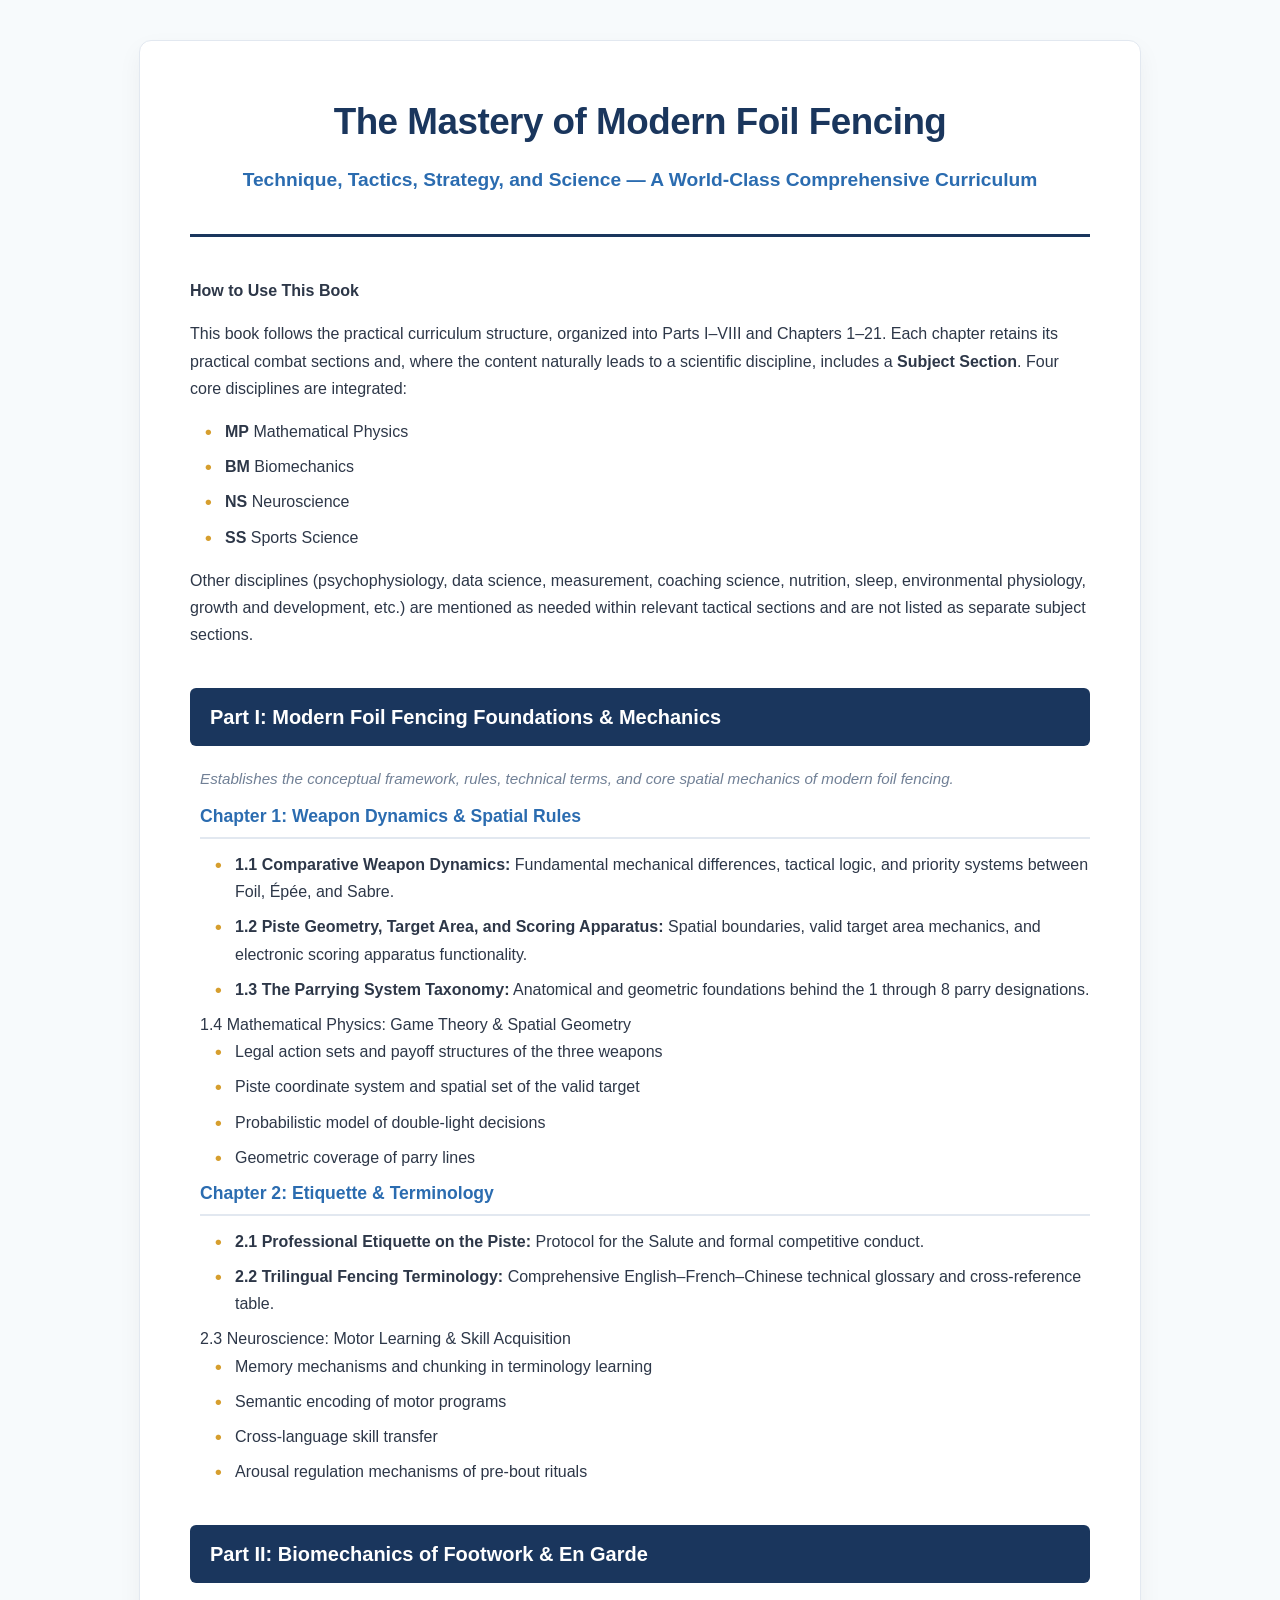
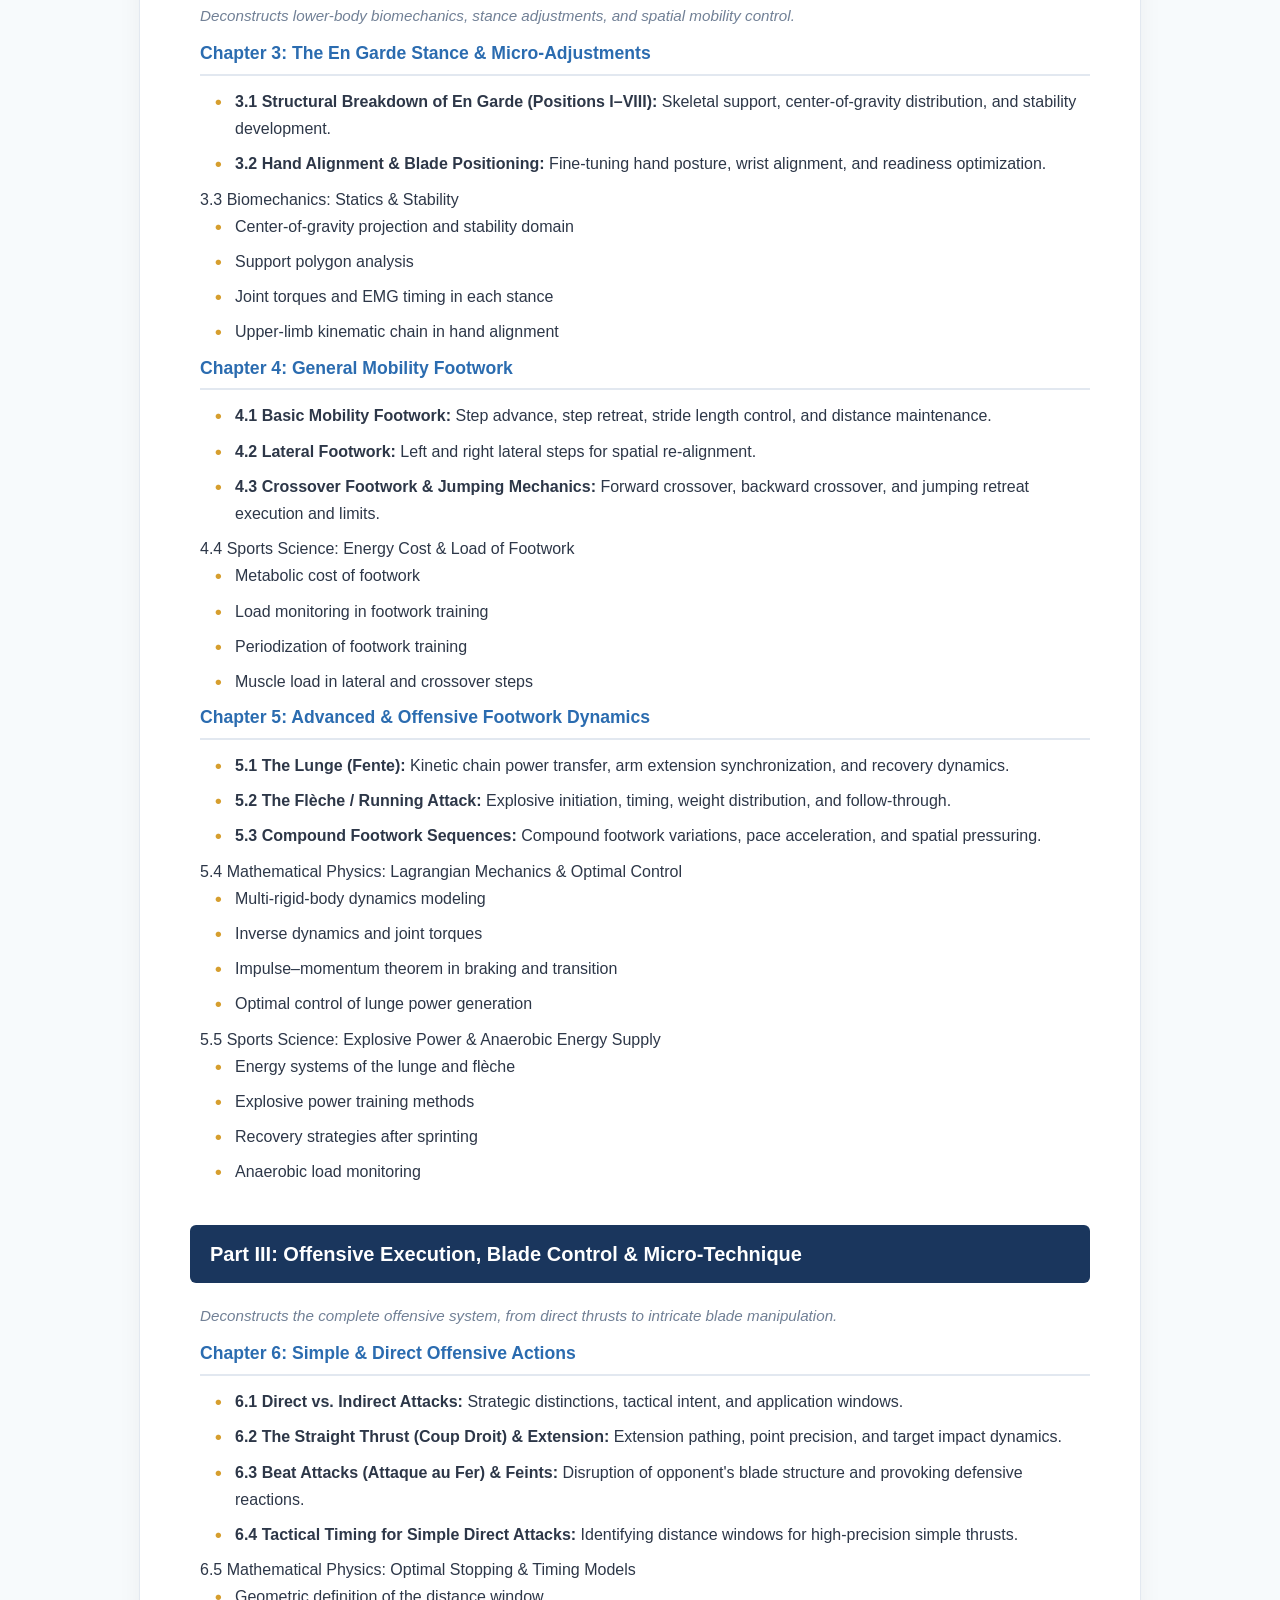
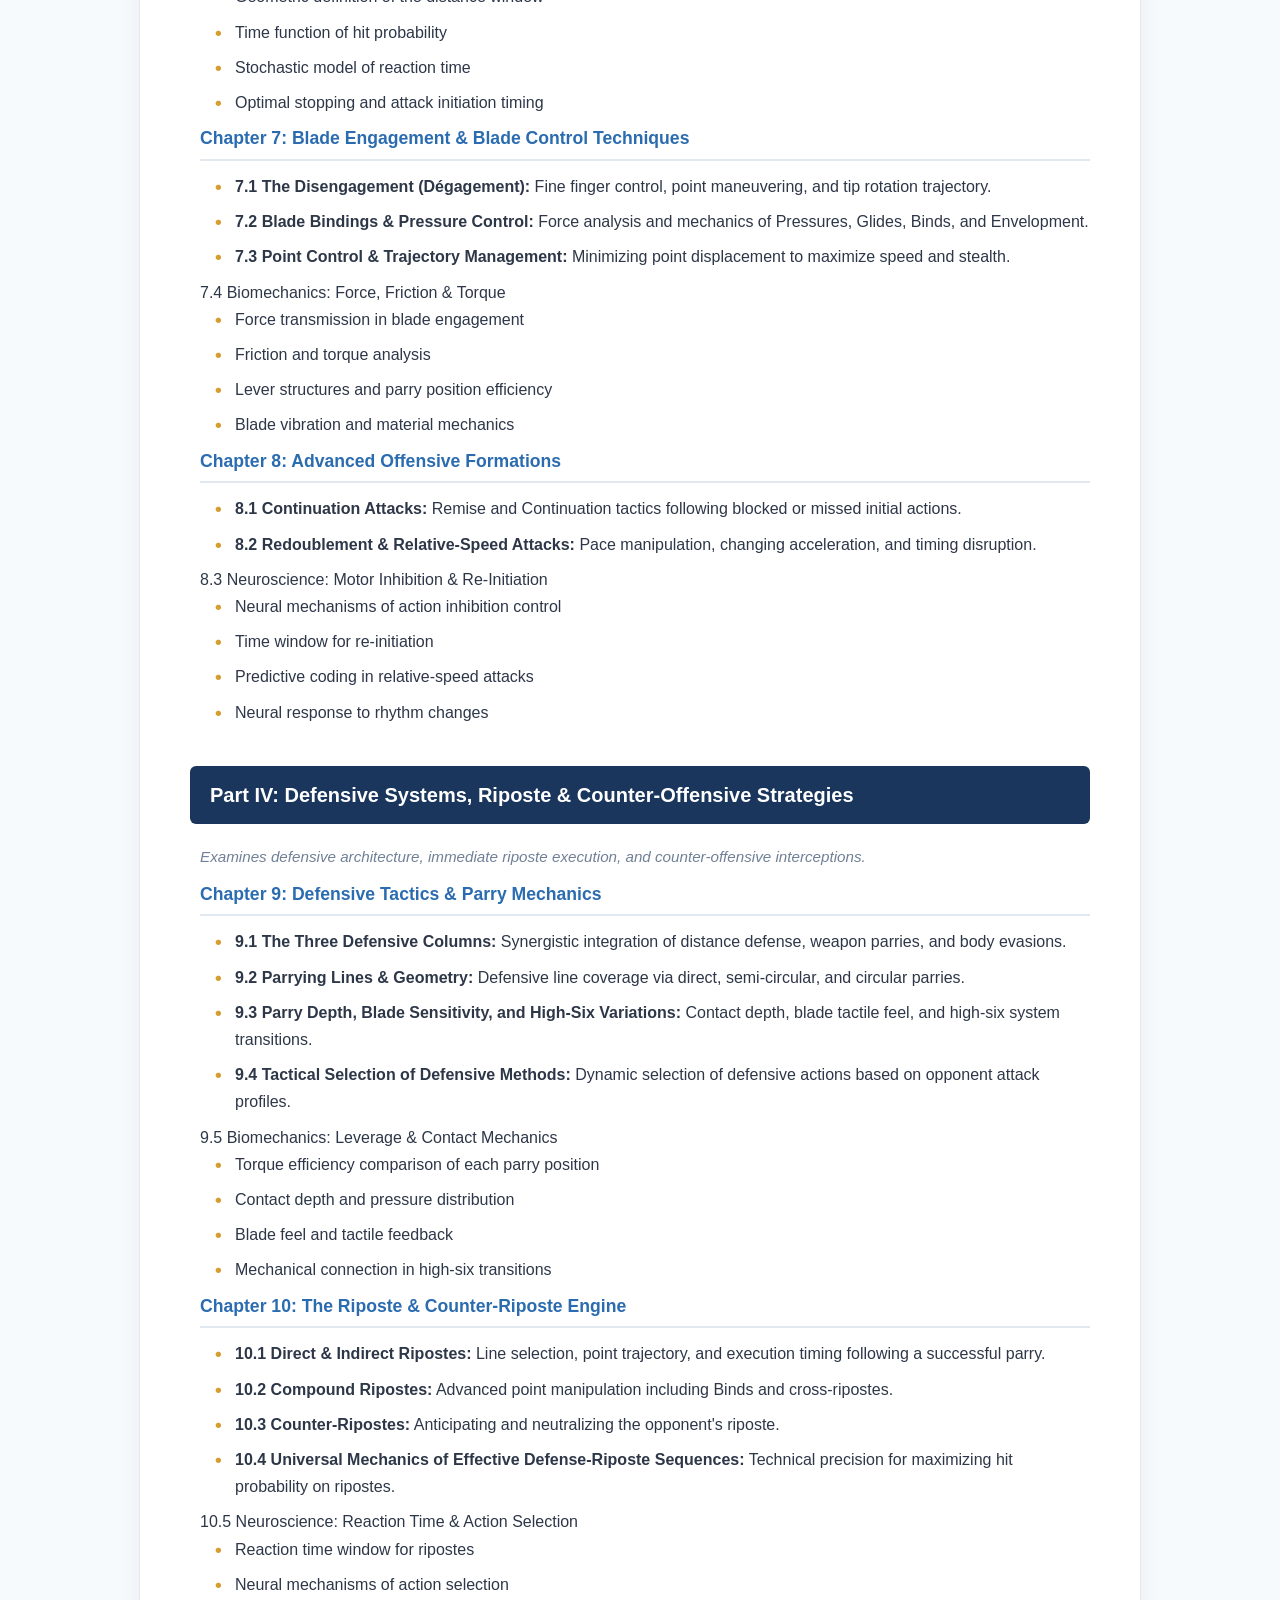
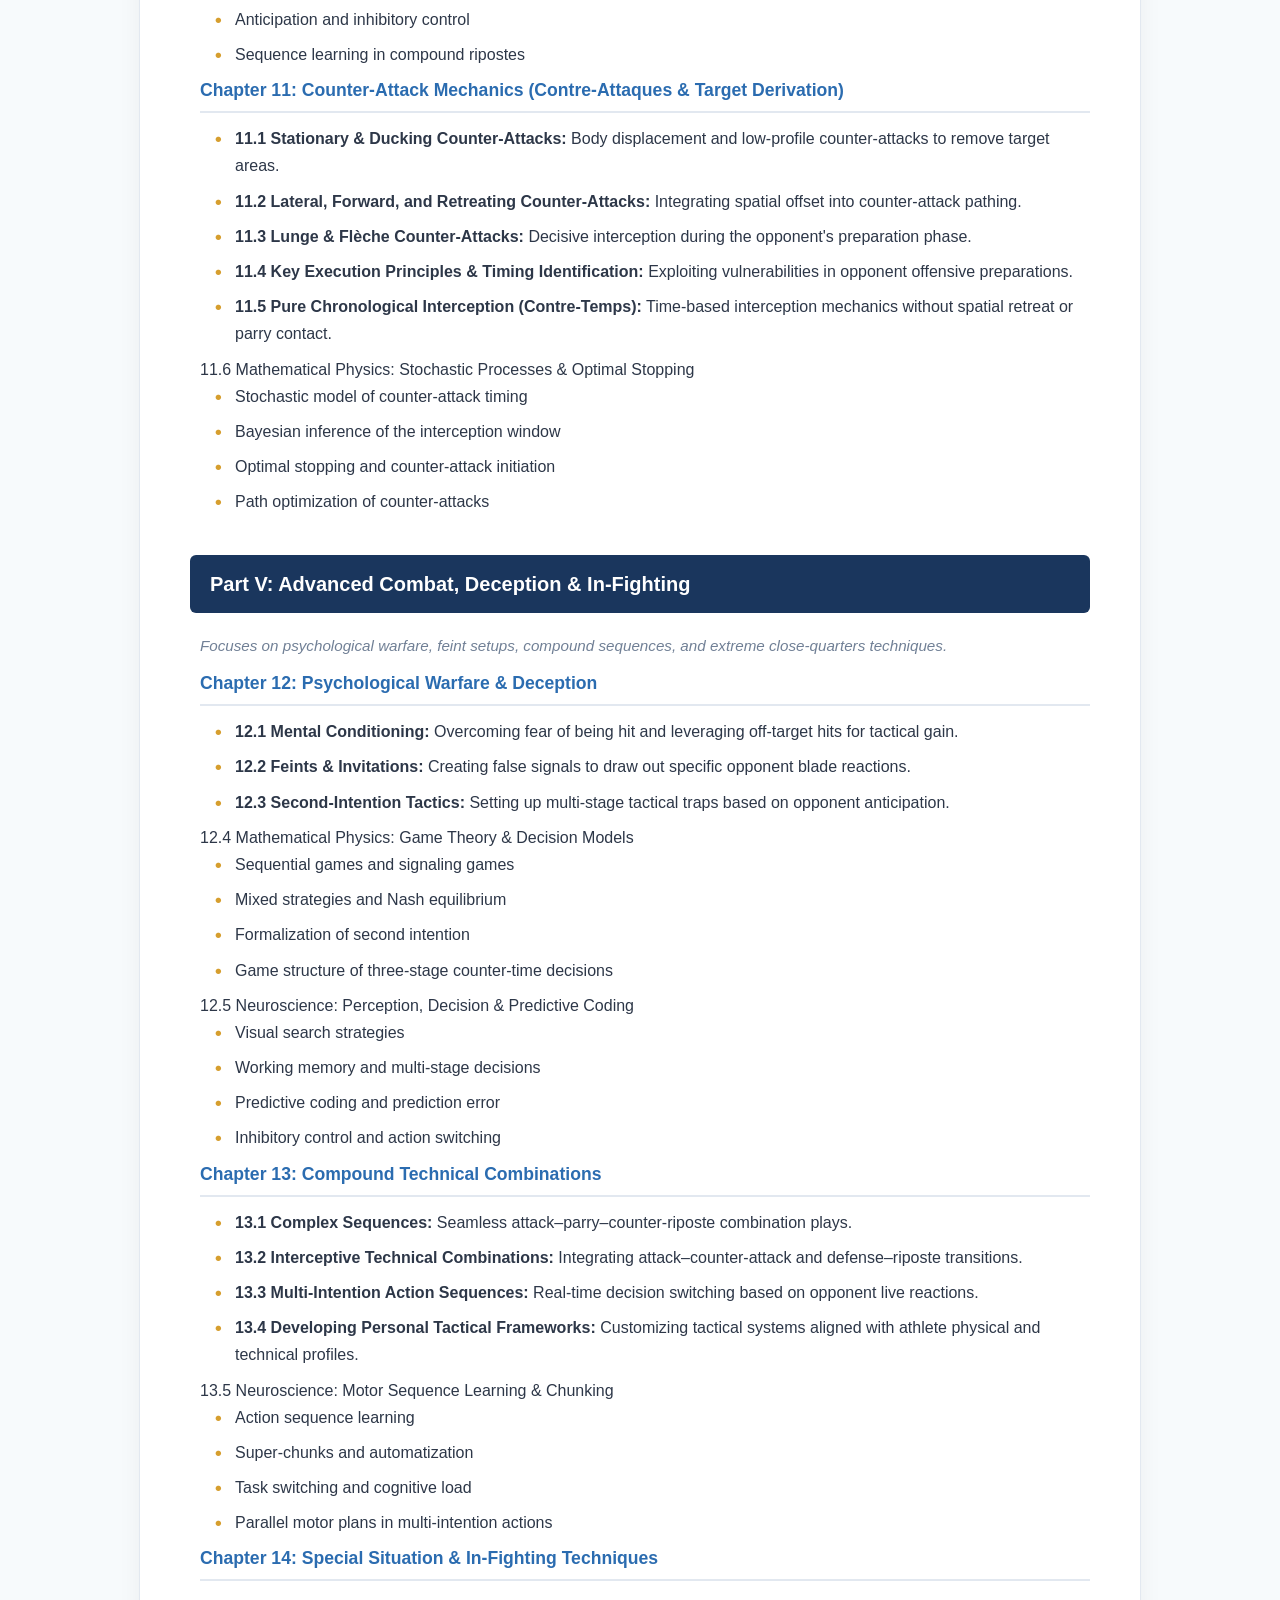
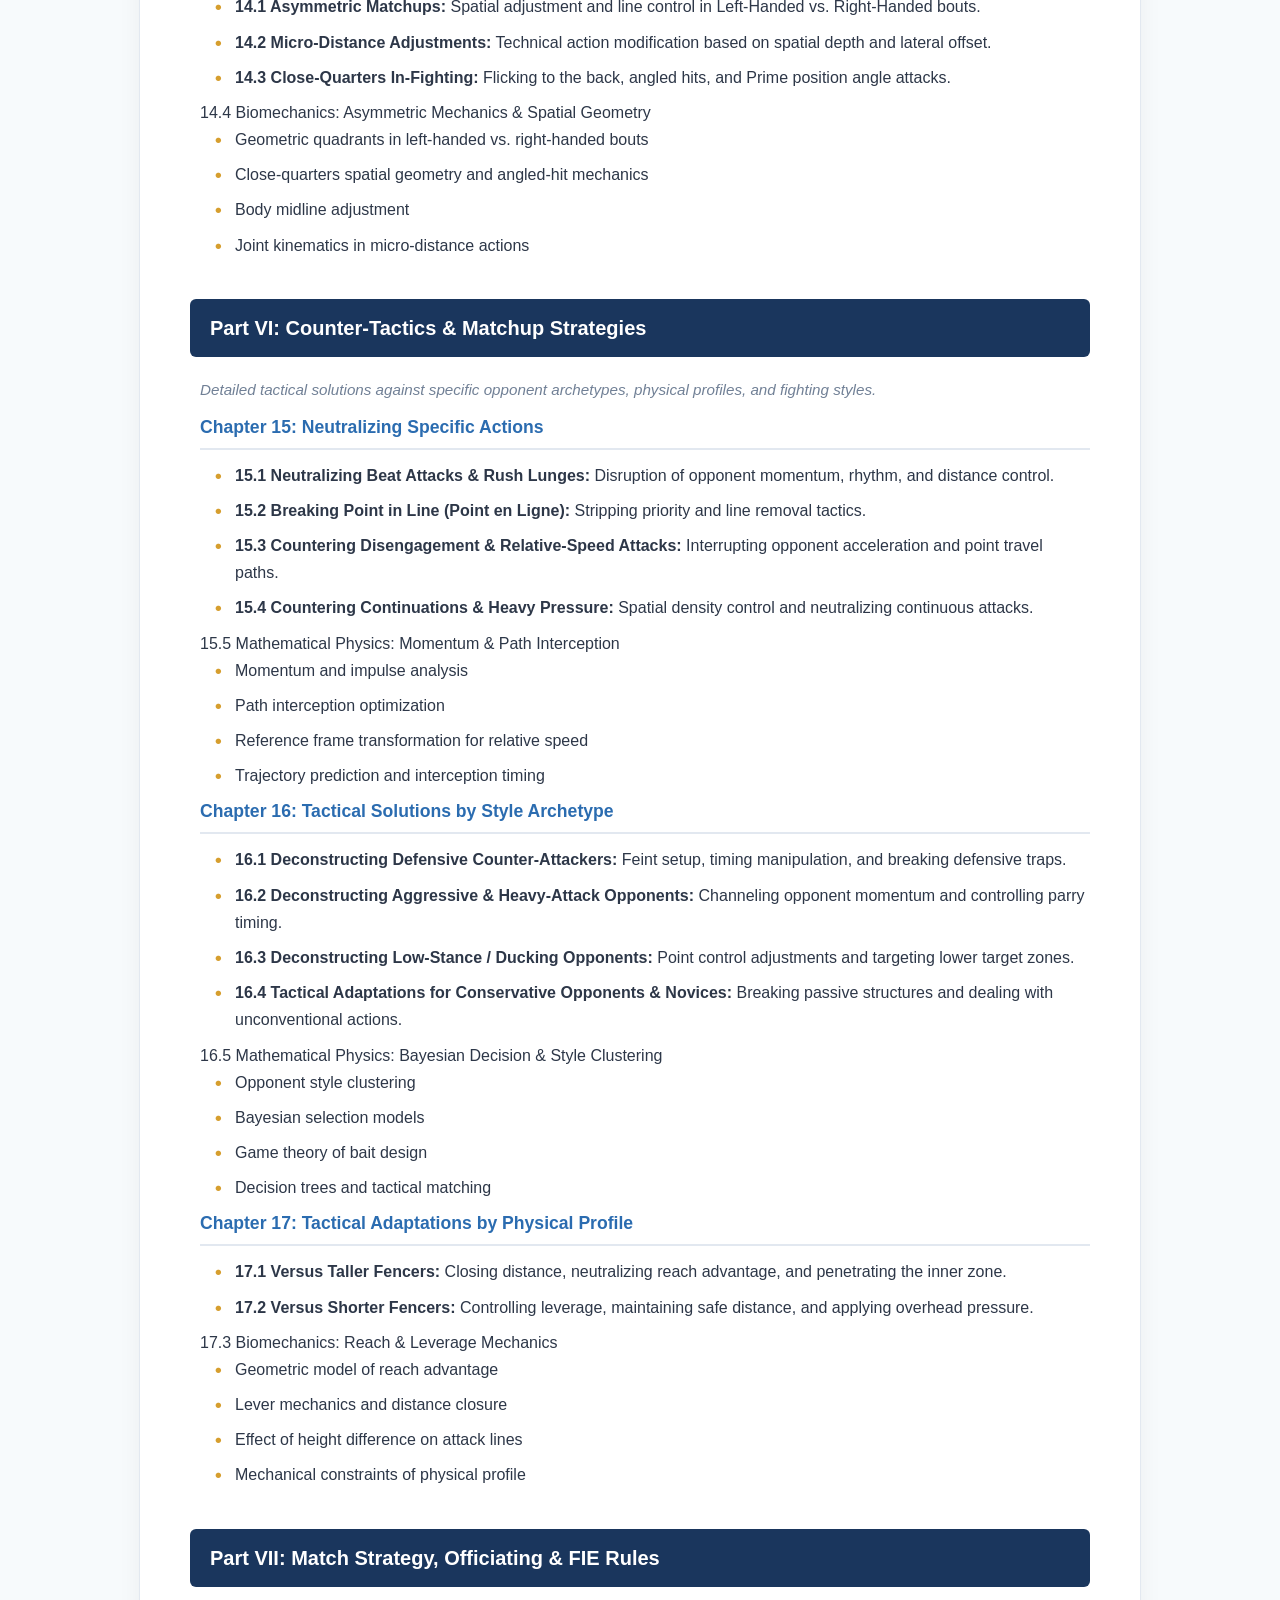
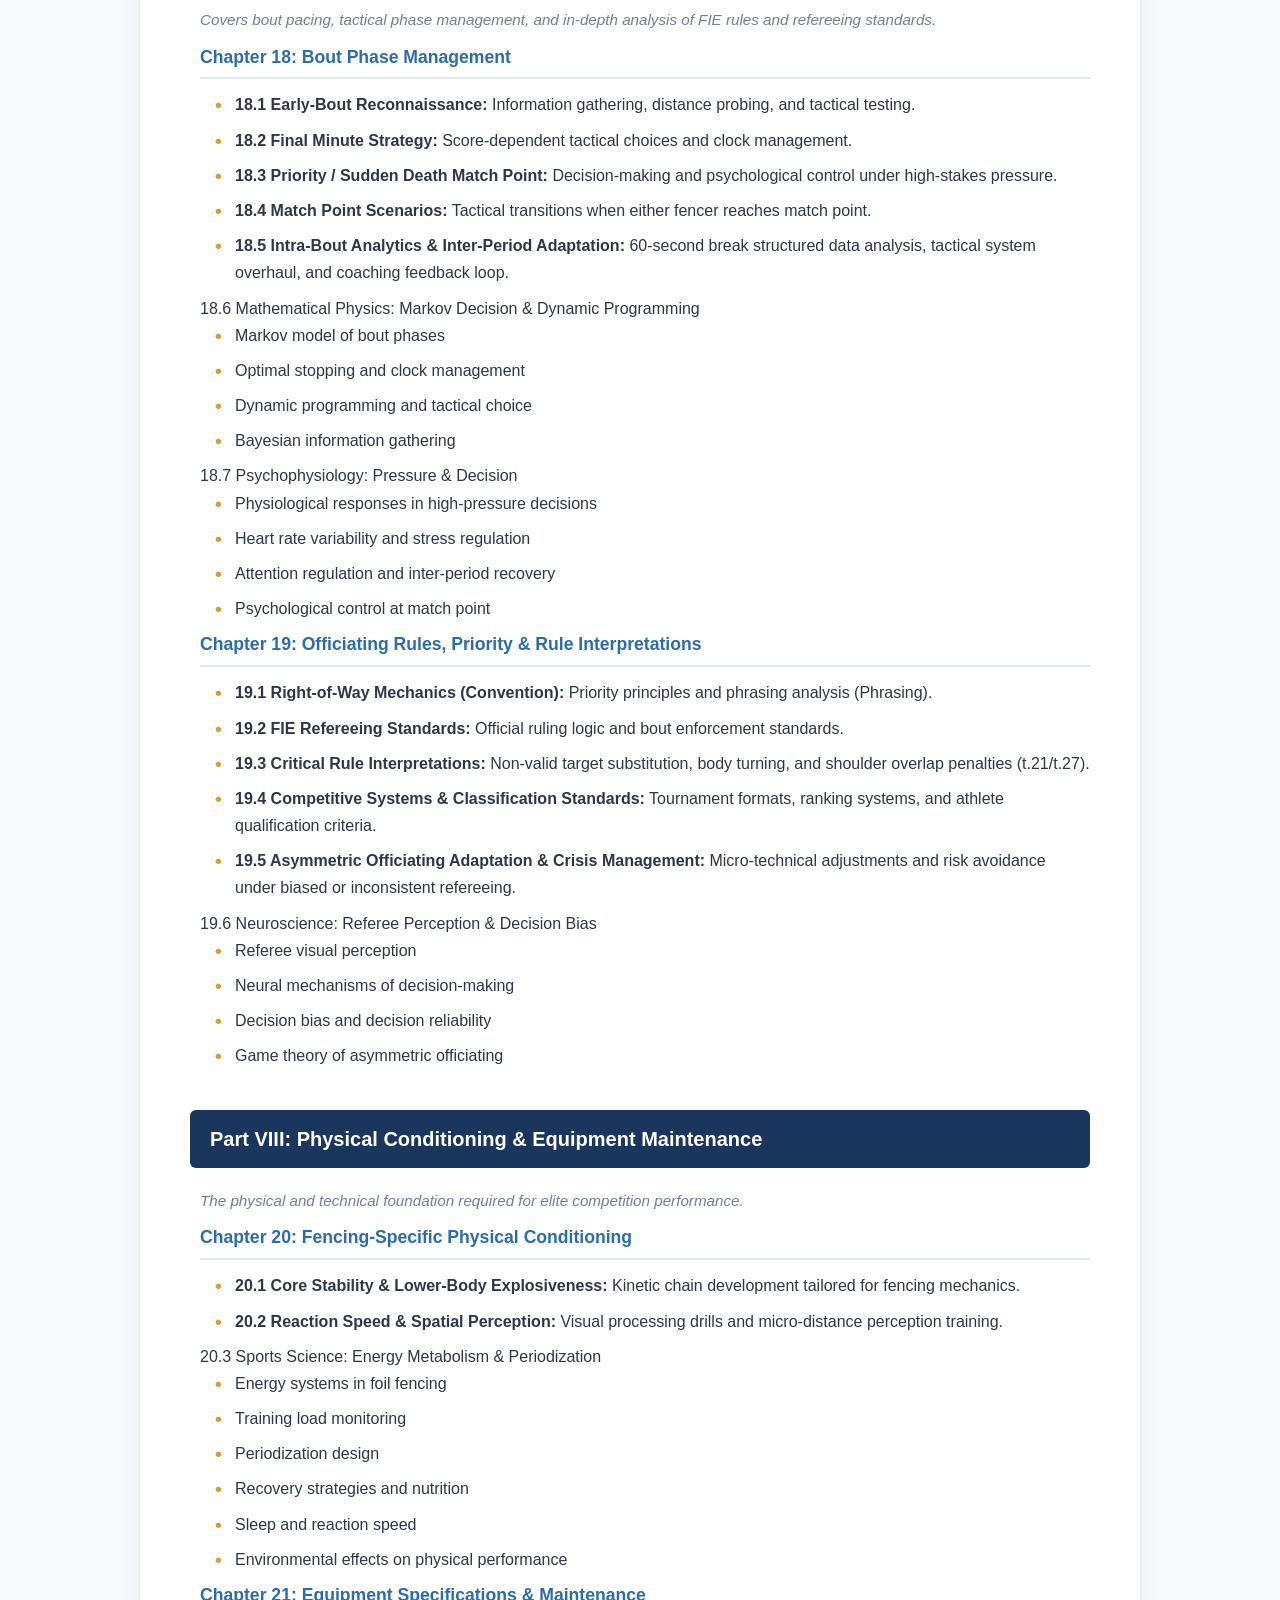
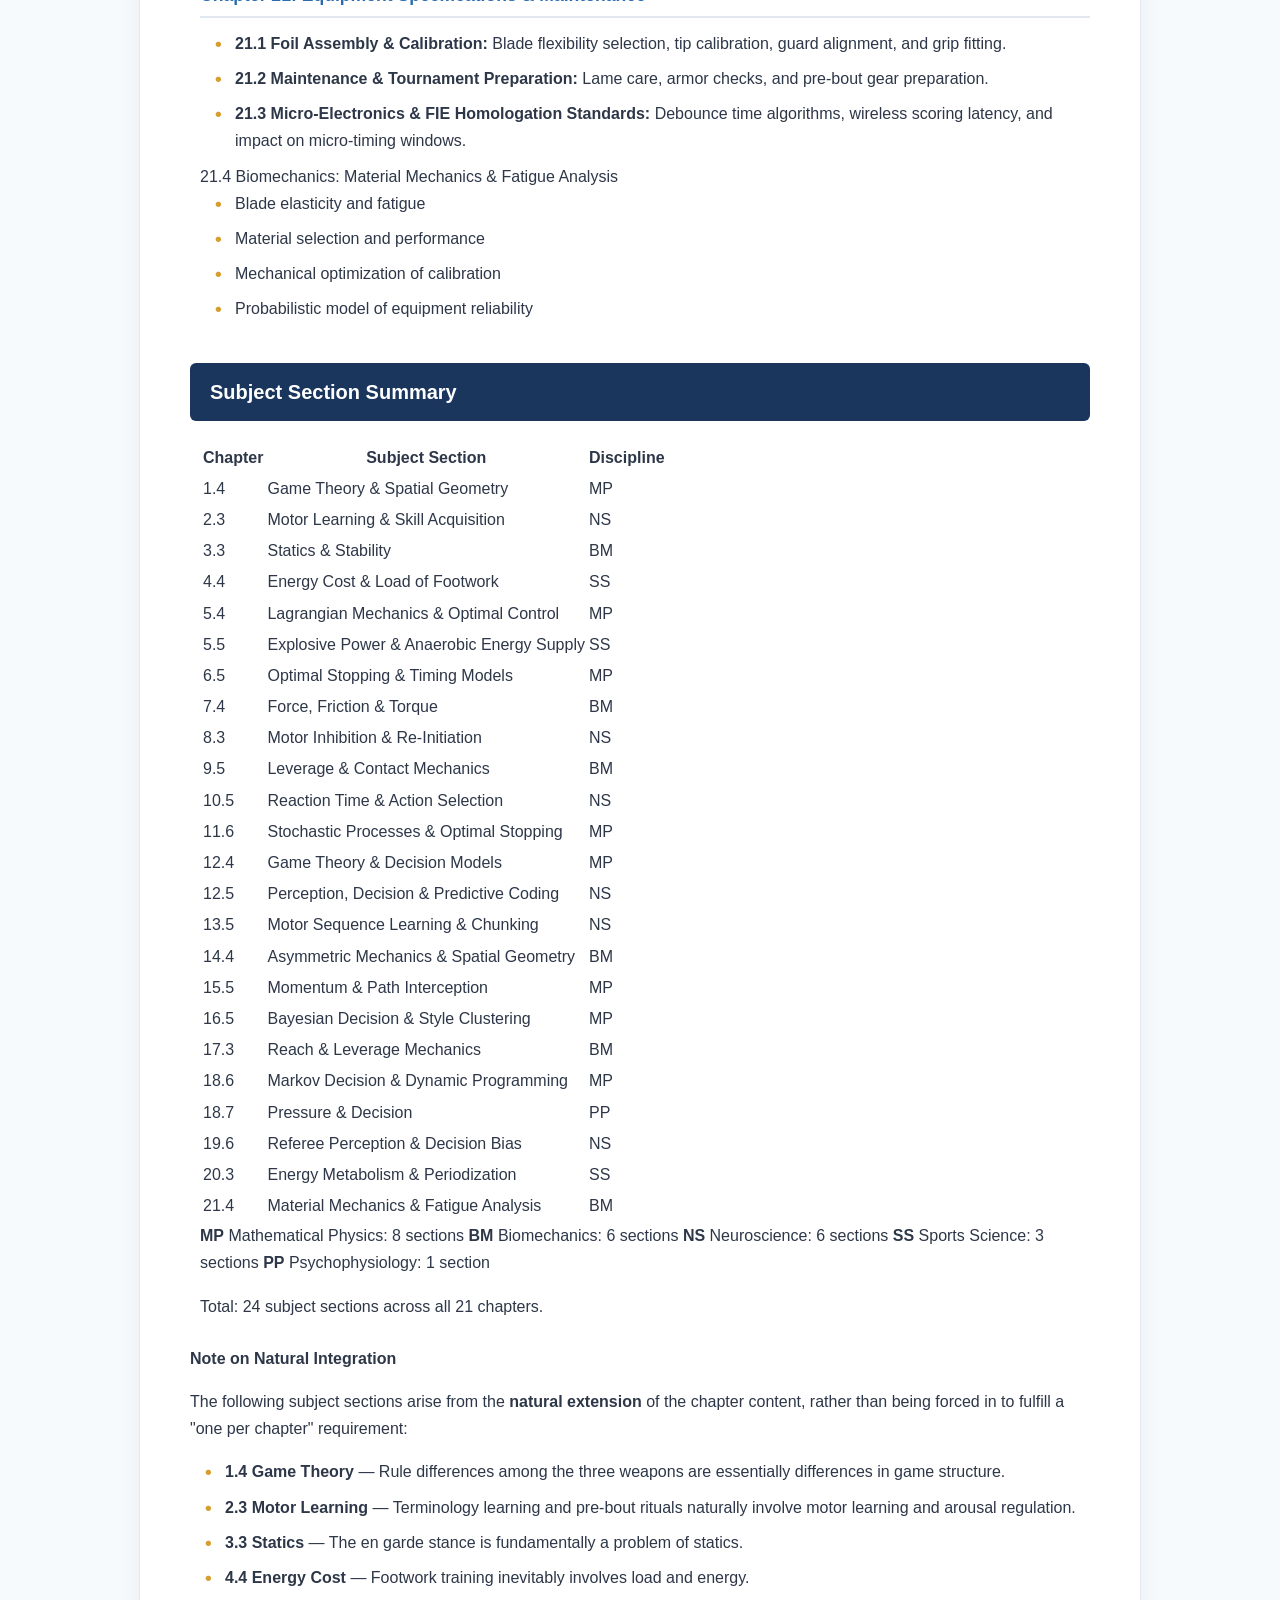
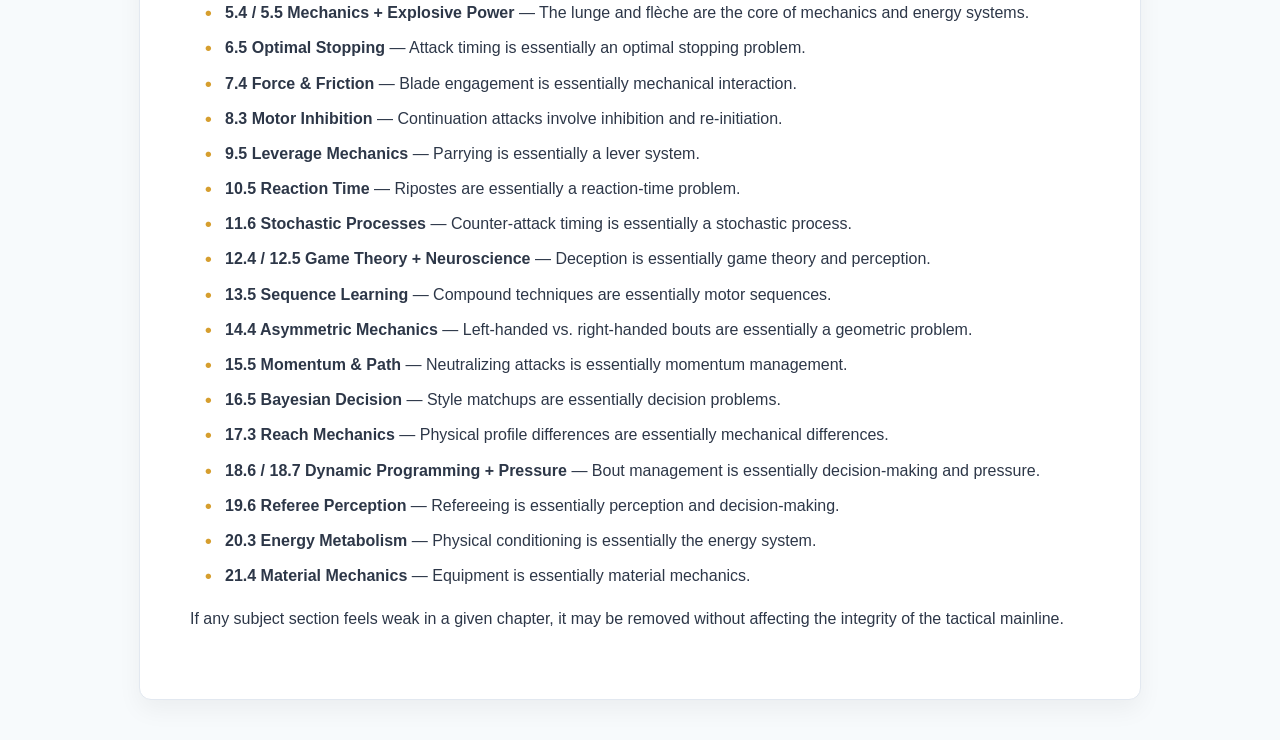
<file: index.html>
<!DOCTYPE html>
<html lang="en">
<head>
    <meta charset="UTF-8">
    <meta name="viewport" content="width=device-width, initial-scale=1.0">
    <title>The Mastery of Modern Foil Fencing: Technique, Tactics, Strategy, and Science</title>
    <link rel="stylesheet" href="style.css">
</head>
<body>

<div class="container">
    <header>
        <h1>The Mastery of Modern Foil Fencing</h1>
        <div class="subtitle">Technique, Tactics, Strategy, and Science — A World-Class Comprehensive Curriculum</div>
    </header>

    <div class="note">
        <strong>How to Use This Book</strong>
        <p>This book follows the practical curriculum structure, organized into Parts I–VIII and Chapters 1–21. Each chapter retains its practical combat sections and, where the content naturally leads to a scientific discipline, includes a <strong>Subject Section</strong>. Four core disciplines are integrated:</p>
        <ul>
            <li><strong>MP</strong> Mathematical Physics</li>
            <li><strong>BM</strong> Biomechanics</li>
            <li><strong>NS</strong> Neuroscience</li>
            <li><strong>SS</strong> Sports Science</li>
        </ul>
        <p>Other disciplines (psychophysiology, data science, measurement, coaching science, nutrition, sleep, environmental physiology, growth and development, etc.) are mentioned as needed within relevant tactical sections and are not listed as separate subject sections.</p>
    </div>


    <!-- ==================== PART I ==================== -->
    <div class="part-title">Part I: Modern Foil Fencing Foundations &amp; Mechanics</div>
    <div class="chapter">
        <div class="chapter-desc">Establishes the conceptual framework, rules, technical terms, and core spatial mechanics of modern foil fencing.</div>

        <div class="chapter-title">Chapter 1: Weapon Dynamics &amp; Spatial Rules</div>
        <ul>
            <li><strong>1.1 Comparative Weapon Dynamics:</strong> Fundamental mechanical differences, tactical logic, and priority systems between Foil, Épée, and Sabre.</li>
            <li><strong>1.2 Piste Geometry, Target Area, and Scoring Apparatus:</strong> Spatial boundaries, valid target area mechanics, and electronic scoring apparatus functionality.</li>
            <li><strong>1.3 The Parrying System Taxonomy:</strong> Anatomical and geometric foundations behind the 1 through 8 parry designations.</li>
        </ul>
        <div class="subject-section">
            <div class="subject-title">1.4 Mathematical Physics: Game Theory &amp; Spatial Geometry</div>
            <ul>
                <li>Legal action sets and payoff structures of the three weapons</li>
                <li>Piste coordinate system and spatial set of the valid target</li>
                <li>Probabilistic model of double-light decisions</li>
                <li>Geometric coverage of parry lines</li>
            </ul>
        </div>

        <div class="chapter-title">Chapter 2: Etiquette &amp; Terminology</div>
        <ul>
            <li><strong>2.1 Professional Etiquette on the Piste:</strong> Protocol for the Salute and formal competitive conduct.</li>
            <li><strong>2.2 Trilingual Fencing Terminology:</strong> Comprehensive English–French–Chinese technical glossary and cross-reference table.</li>
        </ul>
        <div class="subject-section">
            <div class="subject-title">2.3 Neuroscience: Motor Learning &amp; Skill Acquisition</div>
            <ul>
                <li>Memory mechanisms and chunking in terminology learning</li>
                <li>Semantic encoding of motor programs</li>
                <li>Cross-language skill transfer</li>
                <li>Arousal regulation mechanisms of pre-bout rituals</li>
            </ul>
        </div>
    </div>


    <!-- ==================== PART II ==================== -->
    <div class="part-title">Part II: Biomechanics of Footwork &amp; En Garde</div>
    <div class="chapter">
        <div class="chapter-desc">Deconstructs lower-body biomechanics, stance adjustments, and spatial mobility control.</div>

        <div class="chapter-title">Chapter 3: The En Garde Stance &amp; Micro-Adjustments</div>
        <ul>
            <li><strong>3.1 Structural Breakdown of En Garde (Positions I–VIII):</strong> Skeletal support, center-of-gravity distribution, and stability development.</li>
            <li><strong>3.2 Hand Alignment &amp; Blade Positioning:</strong> Fine-tuning hand posture, wrist alignment, and readiness optimization.</li>
        </ul>
        <div class="subject-section">
            <div class="subject-title">3.3 Biomechanics: Statics &amp; Stability</div>
            <ul>
                <li>Center-of-gravity projection and stability domain</li>
                <li>Support polygon analysis</li>
                <li>Joint torques and EMG timing in each stance</li>
                <li>Upper-limb kinematic chain in hand alignment</li>
            </ul>
        </div>

        <div class="chapter-title">Chapter 4: General Mobility Footwork</div>
        <ul>
            <li><strong>4.1 Basic Mobility Footwork:</strong> Step advance, step retreat, stride length control, and distance maintenance.</li>
            <li><strong>4.2 Lateral Footwork:</strong> Left and right lateral steps for spatial re-alignment.</li>
            <li><strong>4.3 Crossover Footwork &amp; Jumping Mechanics:</strong> Forward crossover, backward crossover, and jumping retreat execution and limits.</li>
        </ul>
        <div class="subject-section">
            <div class="subject-title">4.4 Sports Science: Energy Cost &amp; Load of Footwork</div>
            <ul>
                <li>Metabolic cost of footwork</li>
                <li>Load monitoring in footwork training</li>
                <li>Periodization of footwork training</li>
                <li>Muscle load in lateral and crossover steps</li>
            </ul>
        </div>

        <div class="chapter-title">Chapter 5: Advanced &amp; Offensive Footwork Dynamics</div>
        <ul>
            <li><strong>5.1 The Lunge (Fente):</strong> Kinetic chain power transfer, arm extension synchronization, and recovery dynamics.</li>
            <li><strong>5.2 The Flèche / Running Attack:</strong> Explosive initiation, timing, weight distribution, and follow-through.</li>
            <li><strong>5.3 Compound Footwork Sequences:</strong> Compound footwork variations, pace acceleration, and spatial pressuring.</li>
        </ul>
        <div class="subject-section">
            <div class="subject-title">5.4 Mathematical Physics: Lagrangian Mechanics &amp; Optimal Control</div>
            <ul>
                <li>Multi-rigid-body dynamics modeling</li>
                <li>Inverse dynamics and joint torques</li>
                <li>Impulse–momentum theorem in braking and transition</li>
                <li>Optimal control of lunge power generation</li>
            </ul>
        </div>
        <div class="subject-section">
            <div class="subject-title">5.5 Sports Science: Explosive Power &amp; Anaerobic Energy Supply</div>
            <ul>
                <li>Energy systems of the lunge and flèche</li>
                <li>Explosive power training methods</li>
                <li>Recovery strategies after sprinting</li>
                <li>Anaerobic load monitoring</li>
            </ul>
        </div>
    </div>


    <!-- ==================== PART III ==================== -->
    <div class="part-title">Part III: Offensive Execution, Blade Control &amp; Micro-Technique</div>
    <div class="chapter">
        <div class="chapter-desc">Deconstructs the complete offensive system, from direct thrusts to intricate blade manipulation.</div>

        <div class="chapter-title">Chapter 6: Simple &amp; Direct Offensive Actions</div>
        <ul>
            <li><strong>6.1 Direct vs. Indirect Attacks:</strong> Strategic distinctions, tactical intent, and application windows.</li>
            <li><strong>6.2 The Straight Thrust (Coup Droit) &amp; Extension:</strong> Extension pathing, point precision, and target impact dynamics.</li>
            <li><strong>6.3 Beat Attacks (Attaque au Fer) &amp; Feints:</strong> Disruption of opponent's blade structure and provoking defensive reactions.</li>
            <li><strong>6.4 Tactical Timing for Simple Direct Attacks:</strong> Identifying distance windows for high-precision simple thrusts.</li>
        </ul>
        <div class="subject-section">
            <div class="subject-title">6.5 Mathematical Physics: Optimal Stopping &amp; Timing Models</div>
            <ul>
                <li>Geometric definition of the distance window</li>
                <li>Time function of hit probability</li>
                <li>Stochastic model of reaction time</li>
                <li>Optimal stopping and attack initiation timing</li>
            </ul>
        </div>

        <div class="chapter-title">Chapter 7: Blade Engagement &amp; Blade Control Techniques</div>
        <ul>
            <li><strong>7.1 The Disengagement (Dégagement):</strong> Fine finger control, point maneuvering, and tip rotation trajectory.</li>
            <li><strong>7.2 Blade Bindings &amp; Pressure Control:</strong> Force analysis and mechanics of Pressures, Glides, Binds, and Envelopment.</li>
            <li><strong>7.3 Point Control &amp; Trajectory Management:</strong> Minimizing point displacement to maximize speed and stealth.</li>
        </ul>
        <div class="subject-section">
            <div class="subject-title">7.4 Biomechanics: Force, Friction &amp; Torque</div>
            <ul>
                <li>Force transmission in blade engagement</li>
                <li>Friction and torque analysis</li>
                <li>Lever structures and parry position efficiency</li>
                <li>Blade vibration and material mechanics</li>
            </ul>
        </div>

        <div class="chapter-title">Chapter 8: Advanced Offensive Formations</div>
        <ul>
            <li><strong>8.1 Continuation Attacks:</strong> Remise and Continuation tactics following blocked or missed initial actions.</li>
            <li><strong>8.2 Redoublement &amp; Relative-Speed Attacks:</strong> Pace manipulation, changing acceleration, and timing disruption.</li>
        </ul>
        <div class="subject-section">
            <div class="subject-title">8.3 Neuroscience: Motor Inhibition &amp; Re-Initiation</div>
            <ul>
                <li>Neural mechanisms of action inhibition control</li>
                <li>Time window for re-initiation</li>
                <li>Predictive coding in relative-speed attacks</li>
                <li>Neural response to rhythm changes</li>
            </ul>
        </div>
    </div>


    <!-- ==================== PART IV ==================== -->
    <div class="part-title">Part IV: Defensive Systems, Riposte &amp; Counter-Offensive Strategies</div>
    <div class="chapter">
        <div class="chapter-desc">Examines defensive architecture, immediate riposte execution, and counter-offensive interceptions.</div>

        <div class="chapter-title">Chapter 9: Defensive Tactics &amp; Parry Mechanics</div>
        <ul>
            <li><strong>9.1 The Three Defensive Columns:</strong> Synergistic integration of distance defense, weapon parries, and body evasions.</li>
            <li><strong>9.2 Parrying Lines &amp; Geometry:</strong> Defensive line coverage via direct, semi-circular, and circular parries.</li>
            <li><strong>9.3 Parry Depth, Blade Sensitivity, and High-Six Variations:</strong> Contact depth, blade tactile feel, and high-six system transitions.</li>
            <li><strong>9.4 Tactical Selection of Defensive Methods:</strong> Dynamic selection of defensive actions based on opponent attack profiles.</li>
        </ul>
        <div class="subject-section">
            <div class="subject-title">9.5 Biomechanics: Leverage &amp; Contact Mechanics</div>
            <ul>
                <li>Torque efficiency comparison of each parry position</li>
                <li>Contact depth and pressure distribution</li>
                <li>Blade feel and tactile feedback</li>
                <li>Mechanical connection in high-six transitions</li>
            </ul>
        </div>

        <div class="chapter-title">Chapter 10: The Riposte &amp; Counter-Riposte Engine</div>
        <ul>
            <li><strong>10.1 Direct &amp; Indirect Ripostes:</strong> Line selection, point trajectory, and execution timing following a successful parry.</li>
            <li><strong>10.2 Compound Ripostes:</strong> Advanced point manipulation including Binds and cross-ripostes.</li>
            <li><strong>10.3 Counter-Ripostes:</strong> Anticipating and neutralizing the opponent's riposte.</li>
            <li><strong>10.4 Universal Mechanics of Effective Defense-Riposte Sequences:</strong> Technical precision for maximizing hit probability on ripostes.</li>
        </ul>
        <div class="subject-section">
            <div class="subject-title">10.5 Neuroscience: Reaction Time &amp; Action Selection</div>
            <ul>
                <li>Reaction time window for ripostes</li>
                <li>Neural mechanisms of action selection</li>
                <li>Anticipation and inhibitory control</li>
                <li>Sequence learning in compound ripostes</li>
            </ul>
        </div>

        <div class="chapter-title">Chapter 11: Counter-Attack Mechanics (Contre-Attaques &amp; Target Derivation)</div>
        <ul>
            <li><strong>11.1 Stationary &amp; Ducking Counter-Attacks:</strong> Body displacement and low-profile counter-attacks to remove target areas.</li>
            <li><strong>11.2 Lateral, Forward, and Retreating Counter-Attacks:</strong> Integrating spatial offset into counter-attack pathing.</li>
            <li><strong>11.3 Lunge &amp; Flèche Counter-Attacks:</strong> Decisive interception during the opponent's preparation phase.</li>
            <li><strong>11.4 Key Execution Principles &amp; Timing Identification:</strong> Exploiting vulnerabilities in opponent offensive preparations.</li>
            <li><strong>11.5 Pure Chronological Interception (Contre-Temps):</strong> Time-based interception mechanics without spatial retreat or parry contact.</li>
        </ul>
        <div class="subject-section">
            <div class="subject-title">11.6 Mathematical Physics: Stochastic Processes &amp; Optimal Stopping</div>
            <ul>
                <li>Stochastic model of counter-attack timing</li>
                <li>Bayesian inference of the interception window</li>
                <li>Optimal stopping and counter-attack initiation</li>
                <li>Path optimization of counter-attacks</li>
            </ul>
        </div>
    </div>


    <!-- ==================== PART V ==================== -->
    <div class="part-title">Part V: Advanced Combat, Deception &amp; In-Fighting</div>
    <div class="chapter">
        <div class="chapter-desc">Focuses on psychological warfare, feint setups, compound sequences, and extreme close-quarters techniques.</div>

        <div class="chapter-title">Chapter 12: Psychological Warfare &amp; Deception</div>
        <ul>
            <li><strong>12.1 Mental Conditioning:</strong> Overcoming fear of being hit and leveraging off-target hits for tactical gain.</li>
            <li><strong>12.2 Feints &amp; Invitations:</strong> Creating false signals to draw out specific opponent blade reactions.</li>
            <li><strong>12.3 Second-Intention Tactics:</strong> Setting up multi-stage tactical traps based on opponent anticipation.</li>
        </ul>
        <div class="subject-section">
            <div class="subject-title">12.4 Mathematical Physics: Game Theory &amp; Decision Models</div>
            <ul>
                <li>Sequential games and signaling games</li>
                <li>Mixed strategies and Nash equilibrium</li>
                <li>Formalization of second intention</li>
                <li>Game structure of three-stage counter-time decisions</li>
            </ul>
        </div>
        <div class="subject-section">
            <div class="subject-title">12.5 Neuroscience: Perception, Decision &amp; Predictive Coding</div>
            <ul>
                <li>Visual search strategies</li>
                <li>Working memory and multi-stage decisions</li>
                <li>Predictive coding and prediction error</li>
                <li>Inhibitory control and action switching</li>
            </ul>
        </div>

        <div class="chapter-title">Chapter 13: Compound Technical Combinations</div>
        <ul>
            <li><strong>13.1 Complex Sequences:</strong> Seamless attack–parry–counter-riposte combination plays.</li>
            <li><strong>13.2 Interceptive Technical Combinations:</strong> Integrating attack–counter-attack and defense–riposte transitions.</li>
            <li><strong>13.3 Multi-Intention Action Sequences:</strong> Real-time decision switching based on opponent live reactions.</li>
            <li><strong>13.4 Developing Personal Tactical Frameworks:</strong> Customizing tactical systems aligned with athlete physical and technical profiles.</li>
        </ul>
        <div class="subject-section">
            <div class="subject-title">13.5 Neuroscience: Motor Sequence Learning &amp; Chunking</div>
            <ul>
                <li>Action sequence learning</li>
                <li>Super-chunks and automatization</li>
                <li>Task switching and cognitive load</li>
                <li>Parallel motor plans in multi-intention actions</li>
            </ul>
        </div>

        <div class="chapter-title">Chapter 14: Special Situation &amp; In-Fighting Techniques</div>
        <ul>
            <li><strong>14.1 Asymmetric Matchups:</strong> Spatial adjustment and line control in Left-Handed vs. Right-Handed bouts.</li>
            <li><strong>14.2 Micro-Distance Adjustments:</strong> Technical action modification based on spatial depth and lateral offset.</li>
            <li><strong>14.3 Close-Quarters In-Fighting:</strong> Flicking to the back, angled hits, and Prime position angle attacks.</li>
        </ul>
        <div class="subject-section">
            <div class="subject-title">14.4 Biomechanics: Asymmetric Mechanics &amp; Spatial Geometry</div>
            <ul>
                <li>Geometric quadrants in left-handed vs. right-handed bouts</li>
                <li>Close-quarters spatial geometry and angled-hit mechanics</li>
                <li>Body midline adjustment</li>
                <li>Joint kinematics in micro-distance actions</li>
            </ul>
        </div>
    </div>


    <!-- ==================== PART VI ==================== -->
    <div class="part-title">Part VI: Counter-Tactics &amp; Matchup Strategies</div>
    <div class="chapter">
        <div class="chapter-desc">Detailed tactical solutions against specific opponent archetypes, physical profiles, and fighting styles.</div>

        <div class="chapter-title">Chapter 15: Neutralizing Specific Actions</div>
        <ul>
            <li><strong>15.1 Neutralizing Beat Attacks &amp; Rush Lunges:</strong> Disruption of opponent momentum, rhythm, and distance control.</li>
            <li><strong>15.2 Breaking Point in Line (Point en Ligne):</strong> Stripping priority and line removal tactics.</li>
            <li><strong>15.3 Countering Disengagement &amp; Relative-Speed Attacks:</strong> Interrupting opponent acceleration and point travel paths.</li>
            <li><strong>15.4 Countering Continuations &amp; Heavy Pressure:</strong> Spatial density control and neutralizing continuous attacks.</li>
        </ul>
        <div class="subject-section">
            <div class="subject-title">15.5 Mathematical Physics: Momentum &amp; Path Interception</div>
            <ul>
                <li>Momentum and impulse analysis</li>
                <li>Path interception optimization</li>
                <li>Reference frame transformation for relative speed</li>
                <li>Trajectory prediction and interception timing</li>
            </ul>
        </div>

        <div class="chapter-title">Chapter 16: Tactical Solutions by Style Archetype</div>
        <ul>
            <li><strong>16.1 Deconstructing Defensive Counter-Attackers:</strong> Feint setup, timing manipulation, and breaking defensive traps.</li>
            <li><strong>16.2 Deconstructing Aggressive &amp; Heavy-Attack Opponents:</strong> Channeling opponent momentum and controlling parry timing.</li>
            <li><strong>16.3 Deconstructing Low-Stance / Ducking Opponents:</strong> Point control adjustments and targeting lower target zones.</li>
            <li><strong>16.4 Tactical Adaptations for Conservative Opponents &amp; Novices:</strong> Breaking passive structures and dealing with unconventional actions.</li>
        </ul>
        <div class="subject-section">
            <div class="subject-title">16.5 Mathematical Physics: Bayesian Decision &amp; Style Clustering</div>
            <ul>
                <li>Opponent style clustering</li>
                <li>Bayesian selection models</li>
                <li>Game theory of bait design</li>
                <li>Decision trees and tactical matching</li>
            </ul>
        </div>

        <div class="chapter-title">Chapter 17: Tactical Adaptations by Physical Profile</div>
        <ul>
            <li><strong>17.1 Versus Taller Fencers:</strong> Closing distance, neutralizing reach advantage, and penetrating the inner zone.</li>
            <li><strong>17.2 Versus Shorter Fencers:</strong> Controlling leverage, maintaining safe distance, and applying overhead pressure.</li>
        </ul>
        <div class="subject-section">
            <div class="subject-title">17.3 Biomechanics: Reach &amp; Leverage Mechanics</div>
            <ul>
                <li>Geometric model of reach advantage</li>
                <li>Lever mechanics and distance closure</li>
                <li>Effect of height difference on attack lines</li>
                <li>Mechanical constraints of physical profile</li>
            </ul>
        </div>
    </div>


    <!-- ==================== PART VII ==================== -->
    <div class="part-title">Part VII: Match Strategy, Officiating &amp; FIE Rules</div>
    <div class="chapter">
        <div class="chapter-desc">Covers bout pacing, tactical phase management, and in-depth analysis of FIE rules and refereeing standards.</div>

        <div class="chapter-title">Chapter 18: Bout Phase Management</div>
        <ul>
            <li><strong>18.1 Early-Bout Reconnaissance:</strong> Information gathering, distance probing, and tactical testing.</li>
            <li><strong>18.2 Final Minute Strategy:</strong> Score-dependent tactical choices and clock management.</li>
            <li><strong>18.3 Priority / Sudden Death Match Point:</strong> Decision-making and psychological control under high-stakes pressure.</li>
            <li><strong>18.4 Match Point Scenarios:</strong> Tactical transitions when either fencer reaches match point.</li>
            <li><strong>18.5 Intra-Bout Analytics &amp; Inter-Period Adaptation:</strong> 60-second break structured data analysis, tactical system overhaul, and coaching feedback loop.</li>
        </ul>
        <div class="subject-section">
            <div class="subject-title">18.6 Mathematical Physics: Markov Decision &amp; Dynamic Programming</div>
            <ul>
                <li>Markov model of bout phases</li>
                <li>Optimal stopping and clock management</li>
                <li>Dynamic programming and tactical choice</li>
                <li>Bayesian information gathering</li>
            </ul>
        </div>
        <div class="subject-section">
            <div class="subject-title">18.7 Psychophysiology: Pressure &amp; Decision</div>
            <ul>
                <li>Physiological responses in high-pressure decisions</li>
                <li>Heart rate variability and stress regulation</li>
                <li>Attention regulation and inter-period recovery</li>
                <li>Psychological control at match point</li>
            </ul>
        </div>

        <div class="chapter-title">Chapter 19: Officiating Rules, Priority &amp; Rule Interpretations</div>
        <ul>
            <li><strong>19.1 Right-of-Way Mechanics (Convention):</strong> Priority principles and phrasing analysis (Phrasing).</li>
            <li><strong>19.2 FIE Refereeing Standards:</strong> Official ruling logic and bout enforcement standards.</li>
            <li><strong>19.3 Critical Rule Interpretations:</strong> Non-valid target substitution, body turning, and shoulder overlap penalties (t.21/t.27).</li>
            <li><strong>19.4 Competitive Systems &amp; Classification Standards:</strong> Tournament formats, ranking systems, and athlete qualification criteria.</li>
            <li><strong>19.5 Asymmetric Officiating Adaptation &amp; Crisis Management:</strong> Micro-technical adjustments and risk avoidance under biased or inconsistent refereeing.</li>
        </ul>
        <div class="subject-section">
            <div class="subject-title">19.6 Neuroscience: Referee Perception &amp; Decision Bias</div>
            <ul>
                <li>Referee visual perception</li>
                <li>Neural mechanisms of decision-making</li>
                <li>Decision bias and decision reliability</li>
                <li>Game theory of asymmetric officiating</li>
            </ul>
        </div>
    </div>


    <!-- ==================== PART VIII ==================== -->
    <div class="part-title">Part VIII: Physical Conditioning &amp; Equipment Maintenance</div>
    <div class="chapter">
        <div class="chapter-desc">The physical and technical foundation required for elite competition performance.</div>

        <div class="chapter-title">Chapter 20: Fencing-Specific Physical Conditioning</div>
        <ul>
            <li><strong>20.1 Core Stability &amp; Lower-Body Explosiveness:</strong> Kinetic chain development tailored for fencing mechanics.</li>
            <li><strong>20.2 Reaction Speed &amp; Spatial Perception:</strong> Visual processing drills and micro-distance perception training.</li>
        </ul>
        <div class="subject-section">
            <div class="subject-title">20.3 Sports Science: Energy Metabolism &amp; Periodization</div>
            <ul>
                <li>Energy systems in foil fencing</li>
                <li>Training load monitoring</li>
                <li>Periodization design</li>
                <li>Recovery strategies and nutrition</li>
                <li>Sleep and reaction speed</li>
                <li>Environmental effects on physical performance</li>
            </ul>
        </div>

        <div class="chapter-title">Chapter 21: Equipment Specifications &amp; Maintenance</div>
        <ul>
            <li><strong>21.1 Foil Assembly &amp; Calibration:</strong> Blade flexibility selection, tip calibration, guard alignment, and grip fitting.</li>
            <li><strong>21.2 Maintenance &amp; Tournament Preparation:</strong> Lame care, armor checks, and pre-bout gear preparation.</li>
            <li><strong>21.3 Micro-Electronics &amp; FIE Homologation Standards:</strong> Debounce time algorithms, wireless scoring latency, and impact on micro-timing windows.</li>
        </ul>
        <div class="subject-section">
            <div class="subject-title">21.4 Biomechanics: Material Mechanics &amp; Fatigue Analysis</div>
            <ul>
                <li>Blade elasticity and fatigue</li>
                <li>Material selection and performance</li>
                <li>Mechanical optimization of calibration</li>
                <li>Probabilistic model of equipment reliability</li>
            </ul>
        </div>
    </div>


    <!-- ==================== SUBJECT SECTION SUMMARY ==================== -->
    <div class="part-title">Subject Section Summary</div>
    <div class="chapter">
        <table>
            <tr><th>Chapter</th><th>Subject Section</th><th>Discipline</th></tr>
            <tr><td>1.4</td><td>Game Theory &amp; Spatial Geometry</td><td>MP</td></tr>
            <tr><td>2.3</td><td>Motor Learning &amp; Skill Acquisition</td><td>NS</td></tr>
            <tr><td>3.3</td><td>Statics &amp; Stability</td><td>BM</td></tr>
            <tr><td>4.4</td><td>Energy Cost &amp; Load of Footwork</td><td>SS</td></tr>
            <tr><td>5.4</td><td>Lagrangian Mechanics &amp; Optimal Control</td><td>MP</td></tr>
            <tr><td>5.5</td><td>Explosive Power &amp; Anaerobic Energy Supply</td><td>SS</td></tr>
            <tr><td>6.5</td><td>Optimal Stopping &amp; Timing Models</td><td>MP</td></tr>
            <tr><td>7.4</td><td>Force, Friction &amp; Torque</td><td>BM</td></tr>
            <tr><td>8.3</td><td>Motor Inhibition &amp; Re-Initiation</td><td>NS</td></tr>
            <tr><td>9.5</td><td>Leverage &amp; Contact Mechanics</td><td>BM</td></tr>
            <tr><td>10.5</td><td>Reaction Time &amp; Action Selection</td><td>NS</td></tr>
            <tr><td>11.6</td><td>Stochastic Processes &amp; Optimal Stopping</td><td>MP</td></tr>
            <tr><td>12.4</td><td>Game Theory &amp; Decision Models</td><td>MP</td></tr>
            <tr><td>12.5</td><td>Perception, Decision &amp; Predictive Coding</td><td>NS</td></tr>
            <tr><td>13.5</td><td>Motor Sequence Learning &amp; Chunking</td><td>NS</td></tr>
            <tr><td>14.4</td><td>Asymmetric Mechanics &amp; Spatial Geometry</td><td>BM</td></tr>
            <tr><td>15.5</td><td>Momentum &amp; Path Interception</td><td>MP</td></tr>
            <tr><td>16.5</td><td>Bayesian Decision &amp; Style Clustering</td><td>MP</td></tr>
            <tr><td>17.3</td><td>Reach &amp; Leverage Mechanics</td><td>BM</td></tr>
            <tr><td>18.6</td><td>Markov Decision &amp; Dynamic Programming</td><td>MP</td></tr>
            <tr><td>18.7</td><td>Pressure &amp; Decision</td><td>PP</td></tr>
            <tr><td>19.6</td><td>Referee Perception &amp; Decision Bias</td><td>NS</td></tr>
            <tr><td>20.3</td><td>Energy Metabolism &amp; Periodization</td><td>SS</td></tr>
            <tr><td>21.4</td><td>Material Mechanics &amp; Fatigue Analysis</td><td>BM</td></tr>
        </table>

        <div class="stats">
            <span><strong>MP</strong> Mathematical Physics: 8 sections</span>
            <span><strong>BM</strong> Biomechanics: 6 sections</span>
            <span><strong>NS</strong> Neuroscience: 6 sections</span>
            <span><strong>SS</strong> Sports Science: 3 sections</span>
            <span><strong>PP</strong> Psychophysiology: 1 section</span>
        </div>
        <p>Total: 24 subject sections across all 21 chapters.</p>
    </div>


    <!-- ==================== NOTE ==================== -->
    <div class="note">
        <strong>Note on Natural Integration</strong>
        <p>The following subject sections arise from the <strong>natural extension</strong> of the chapter content, rather than being forced in to fulfill a "one per chapter" requirement:</p>
        <ul>
            <li><strong>1.4 Game Theory</strong> — Rule differences among the three weapons are essentially differences in game structure.</li>
            <li><strong>2.3 Motor Learning</strong> — Terminology learning and pre-bout rituals naturally involve motor learning and arousal regulation.</li>
            <li><strong>3.3 Statics</strong> — The en garde stance is fundamentally a problem of statics.</li>
            <li><strong>4.4 Energy Cost</strong> — Footwork training inevitably involves load and energy.</li>
            <li><strong>5.4 / 5.5 Mechanics + Explosive Power</strong> — The lunge and flèche are the core of mechanics and energy systems.</li>
            <li><strong>6.5 Optimal Stopping</strong> — Attack timing is essentially an optimal stopping problem.</li>
            <li><strong>7.4 Force &amp; Friction</strong> — Blade engagement is essentially mechanical interaction.</li>
            <li><strong>8.3 Motor Inhibition</strong> — Continuation attacks involve inhibition and re-initiation.</li>
            <li><strong>9.5 Leverage Mechanics</strong> — Parrying is essentially a lever system.</li>
            <li><strong>10.5 Reaction Time</strong> — Ripostes are essentially a reaction-time problem.</li>
            <li><strong>11.6 Stochastic Processes</strong> — Counter-attack timing is essentially a stochastic process.</li>
            <li><strong>12.4 / 12.5 Game Theory + Neuroscience</strong> — Deception is essentially game theory and perception.</li>
            <li><strong>13.5 Sequence Learning</strong> — Compound techniques are essentially motor sequences.</li>
            <li><strong>14.4 Asymmetric Mechanics</strong> — Left-handed vs. right-handed bouts are essentially a geometric problem.</li>
            <li><strong>15.5 Momentum &amp; Path</strong> — Neutralizing attacks is essentially momentum management.</li>
            <li><strong>16.5 Bayesian Decision</strong> — Style matchups are essentially decision problems.</li>
            <li><strong>17.3 Reach Mechanics</strong> — Physical profile differences are essentially mechanical differences.</li>
            <li><strong>18.6 / 18.7 Dynamic Programming + Pressure</strong> — Bout management is essentially decision-making and pressure.</li>
            <li><strong>19.6 Referee Perception</strong> — Refereeing is essentially perception and decision-making.</li>
            <li><strong>20.3 Energy Metabolism</strong> — Physical conditioning is essentially the energy system.</li>
            <li><strong>21.4 Material Mechanics</strong> — Equipment is essentially material mechanics.</li>
        </ul>
        <p>If any subject section feels weak in a given chapter, it may be removed without affecting the integrity of the tactical mainline.</p>
    </div>
</div>

</body>
</html>
</file>
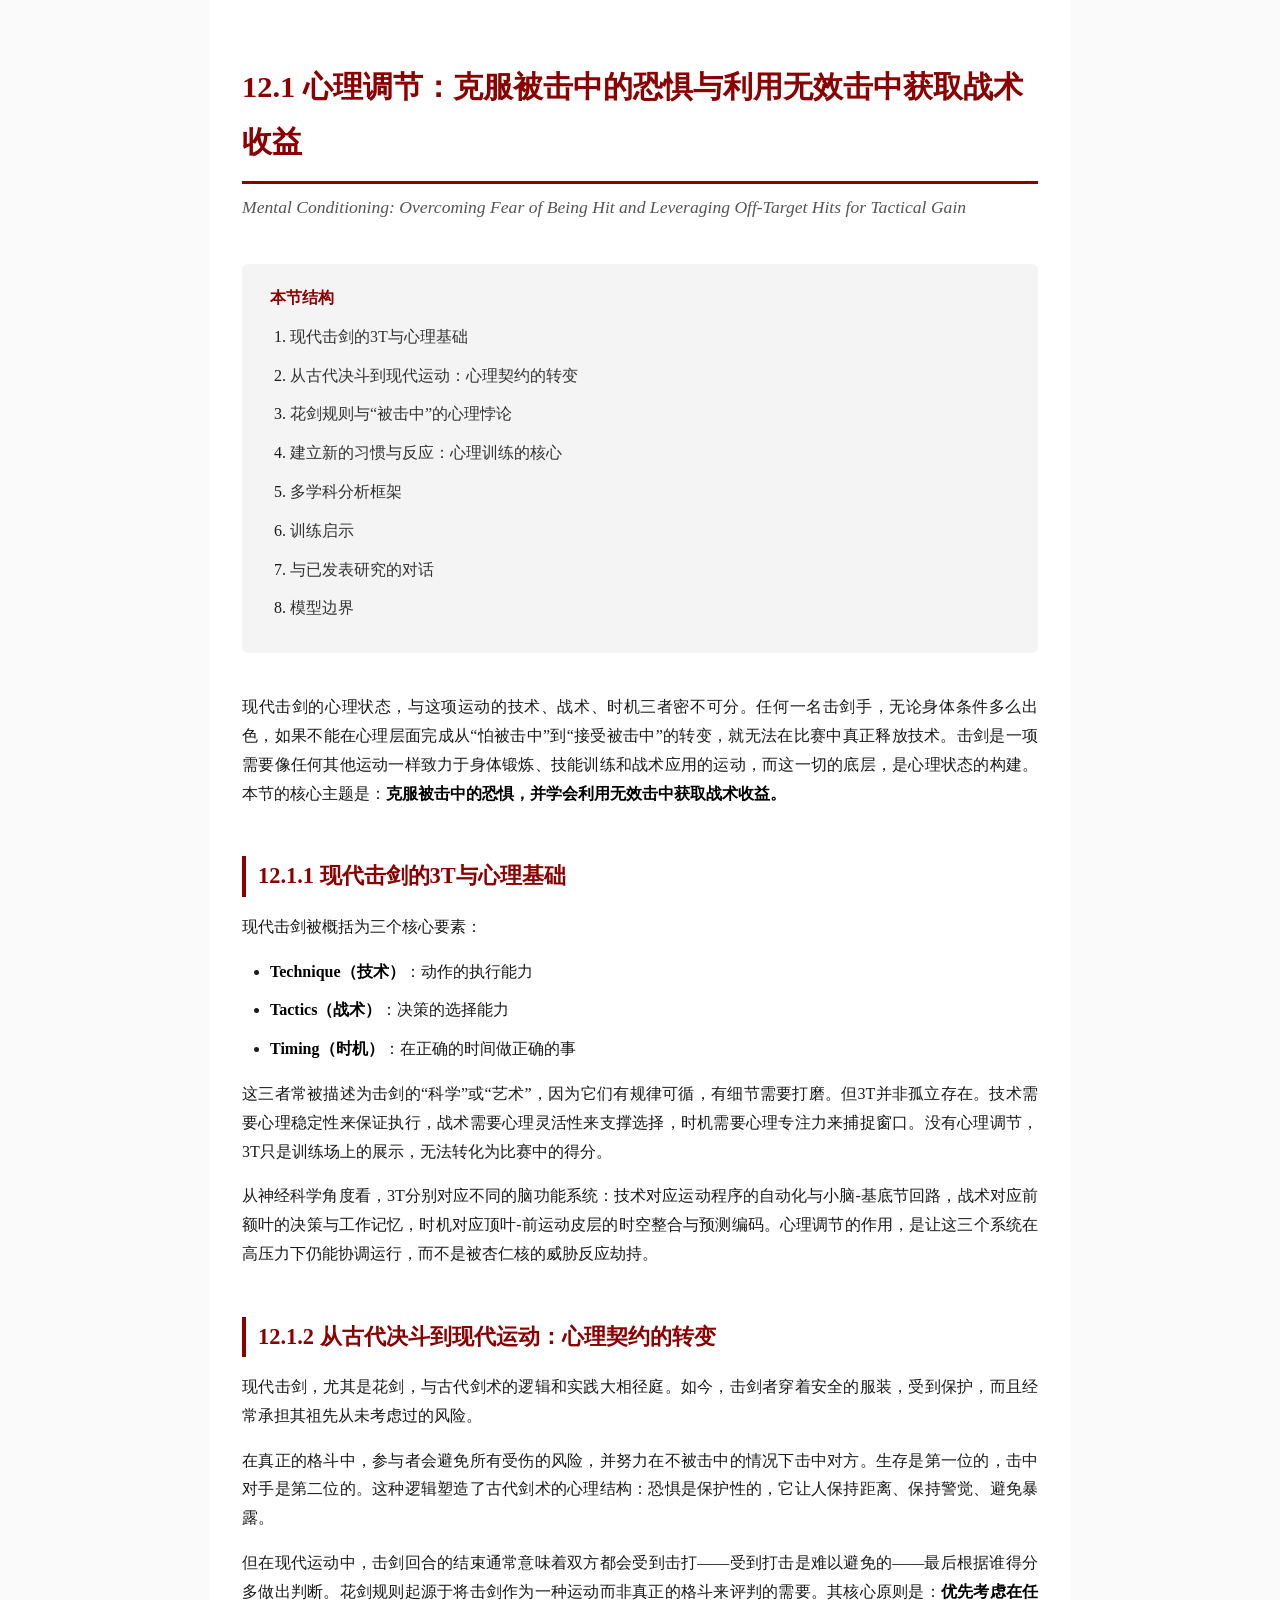
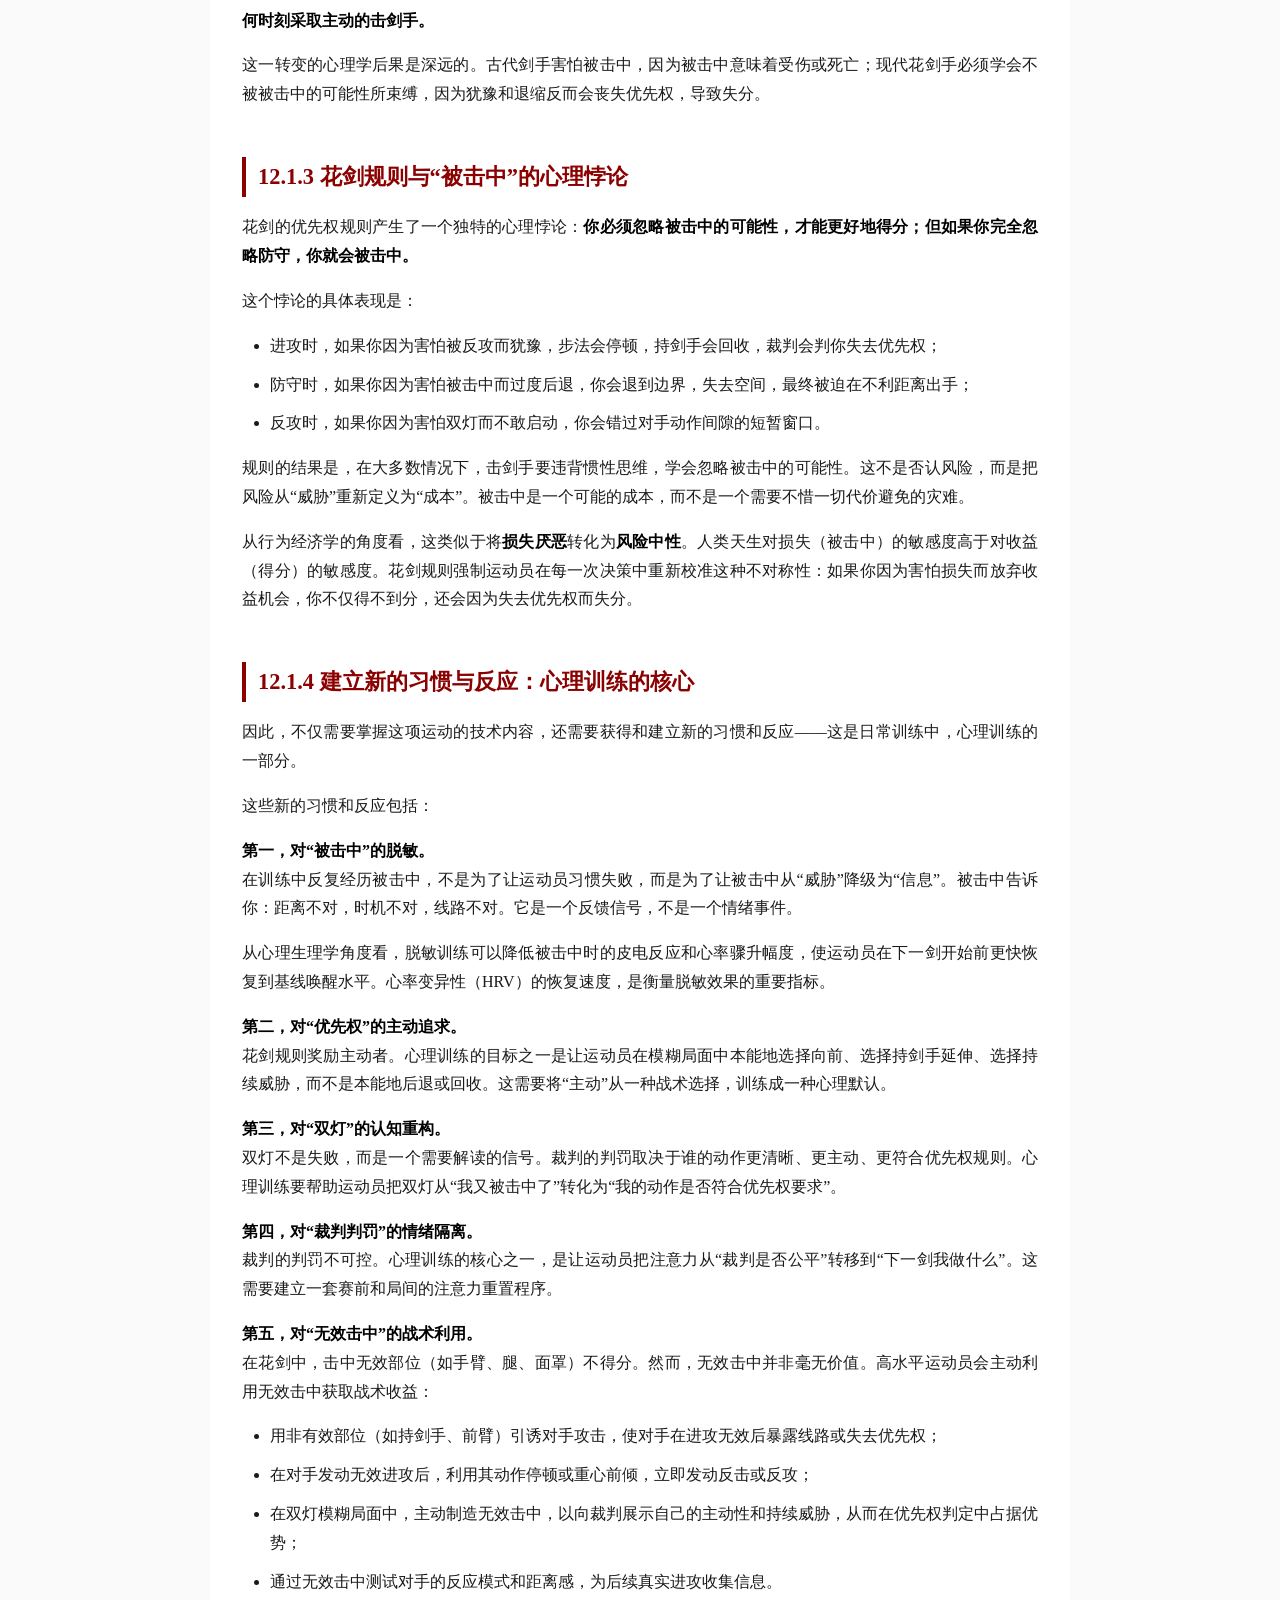
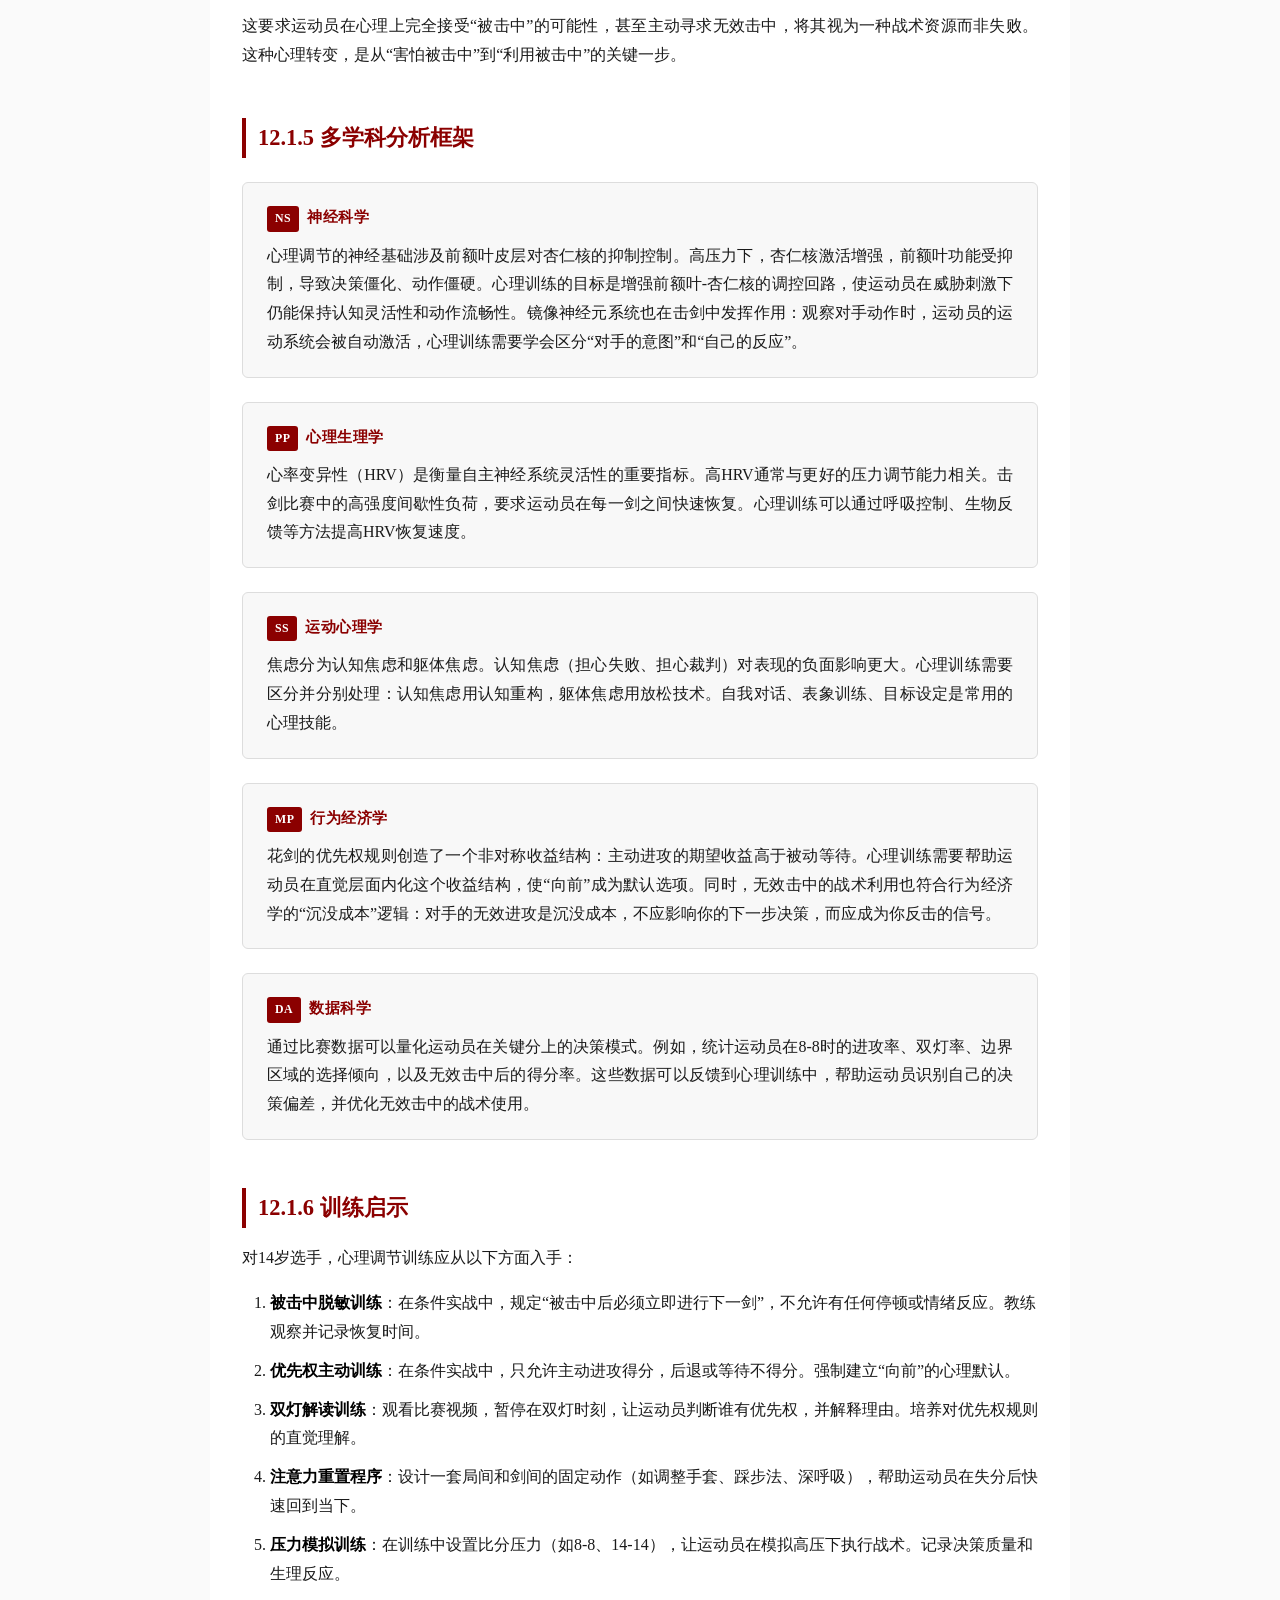
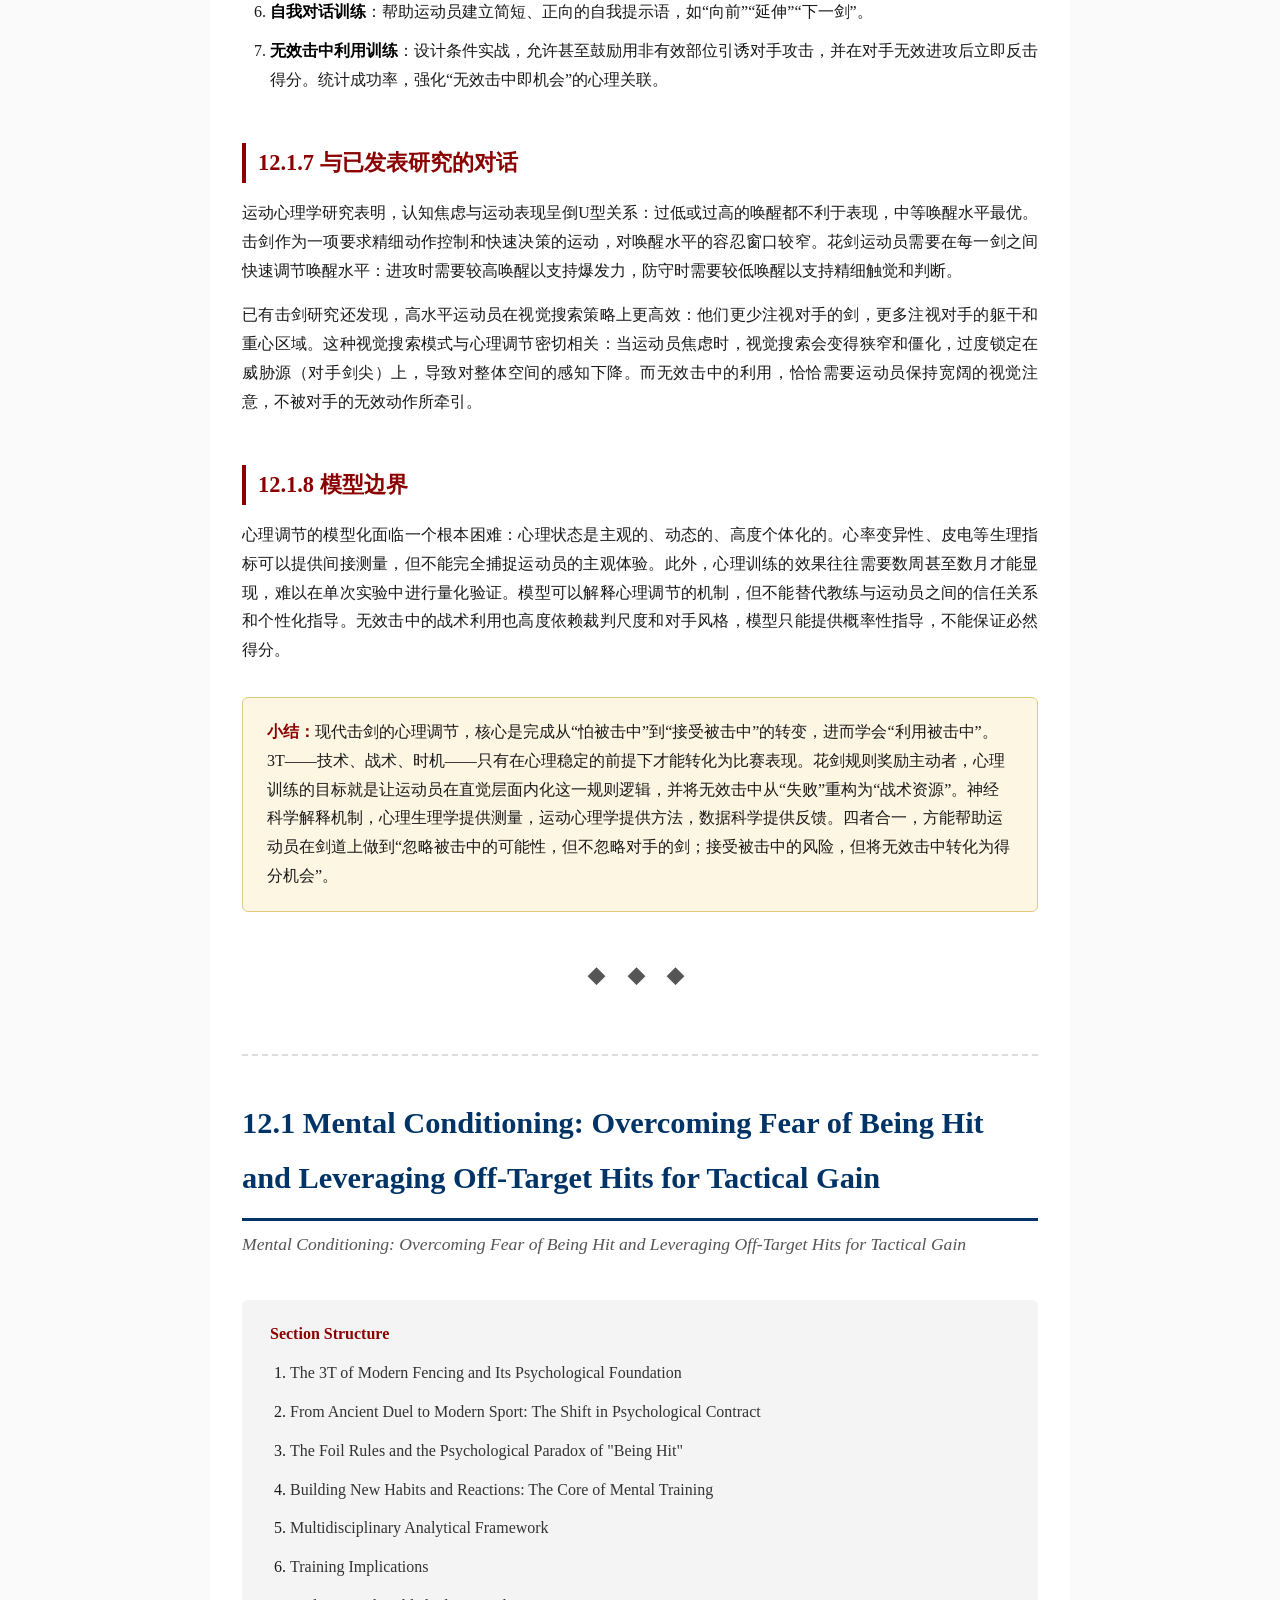
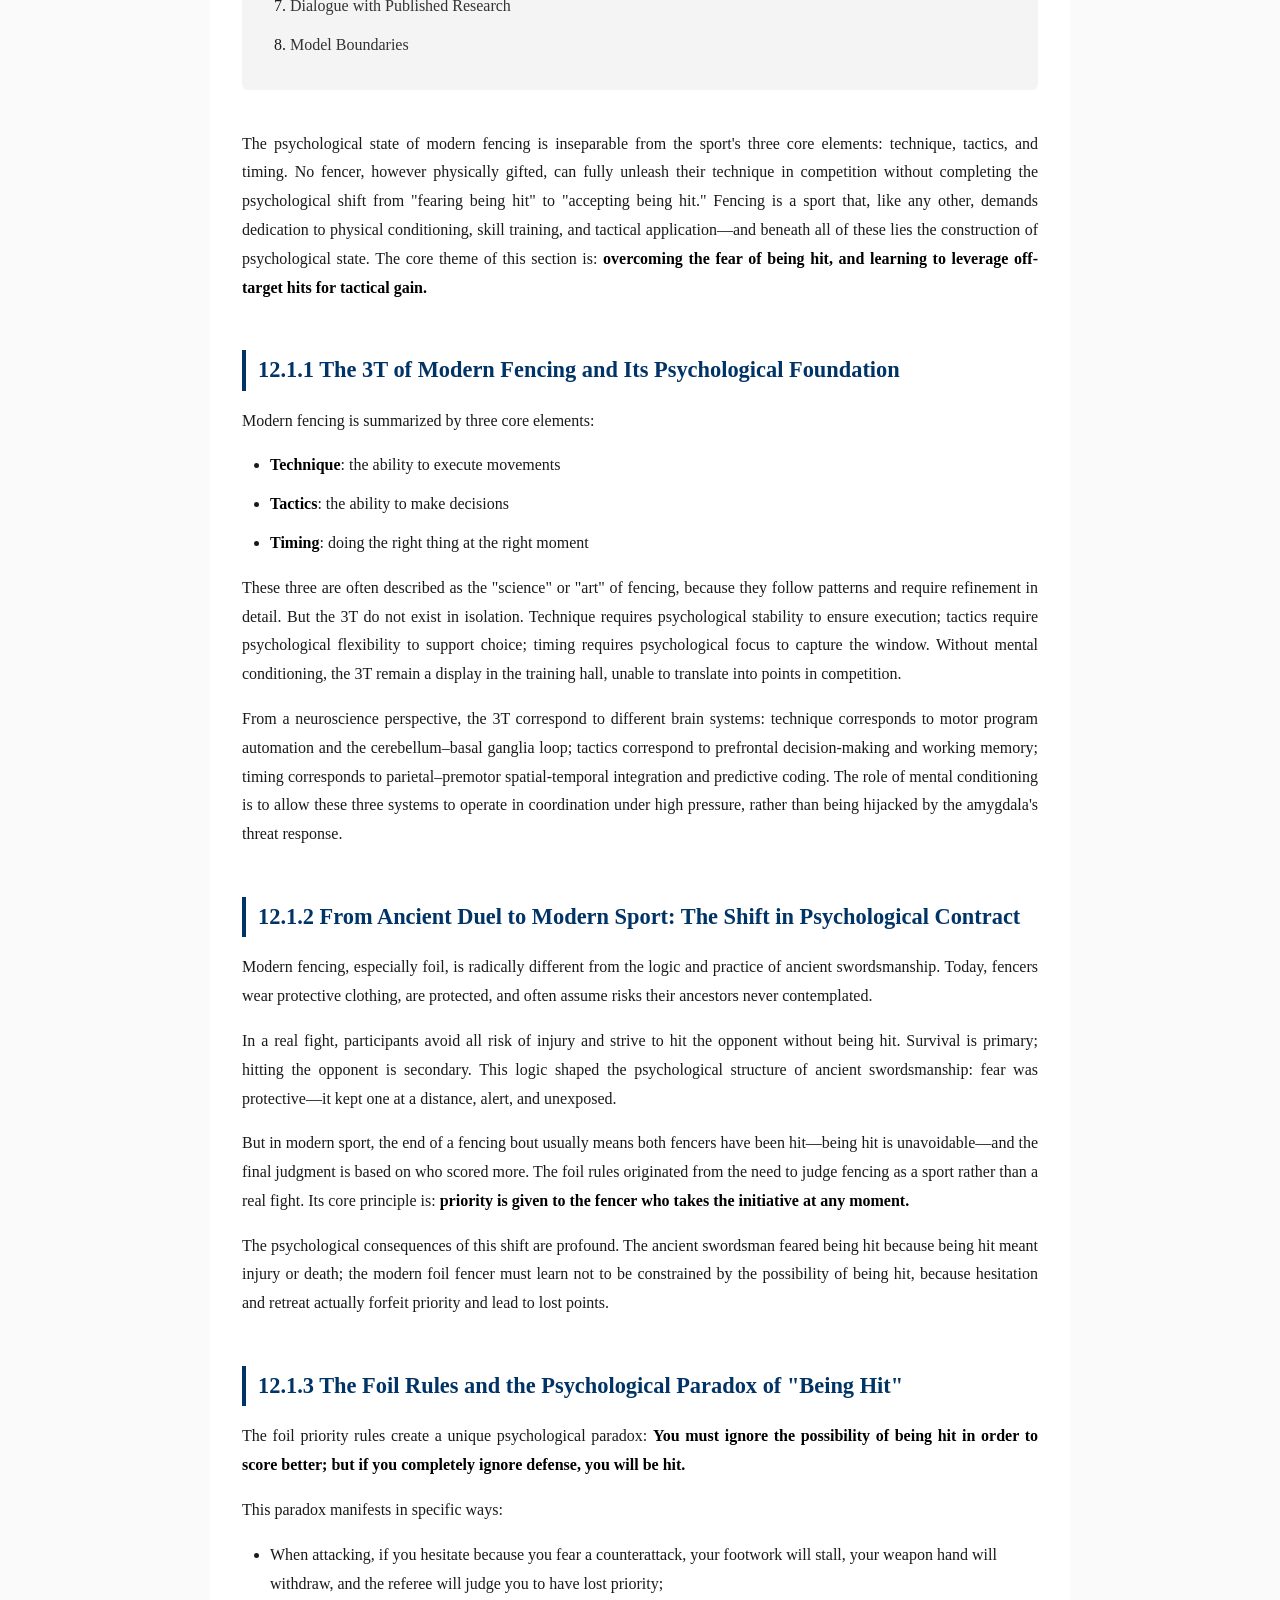
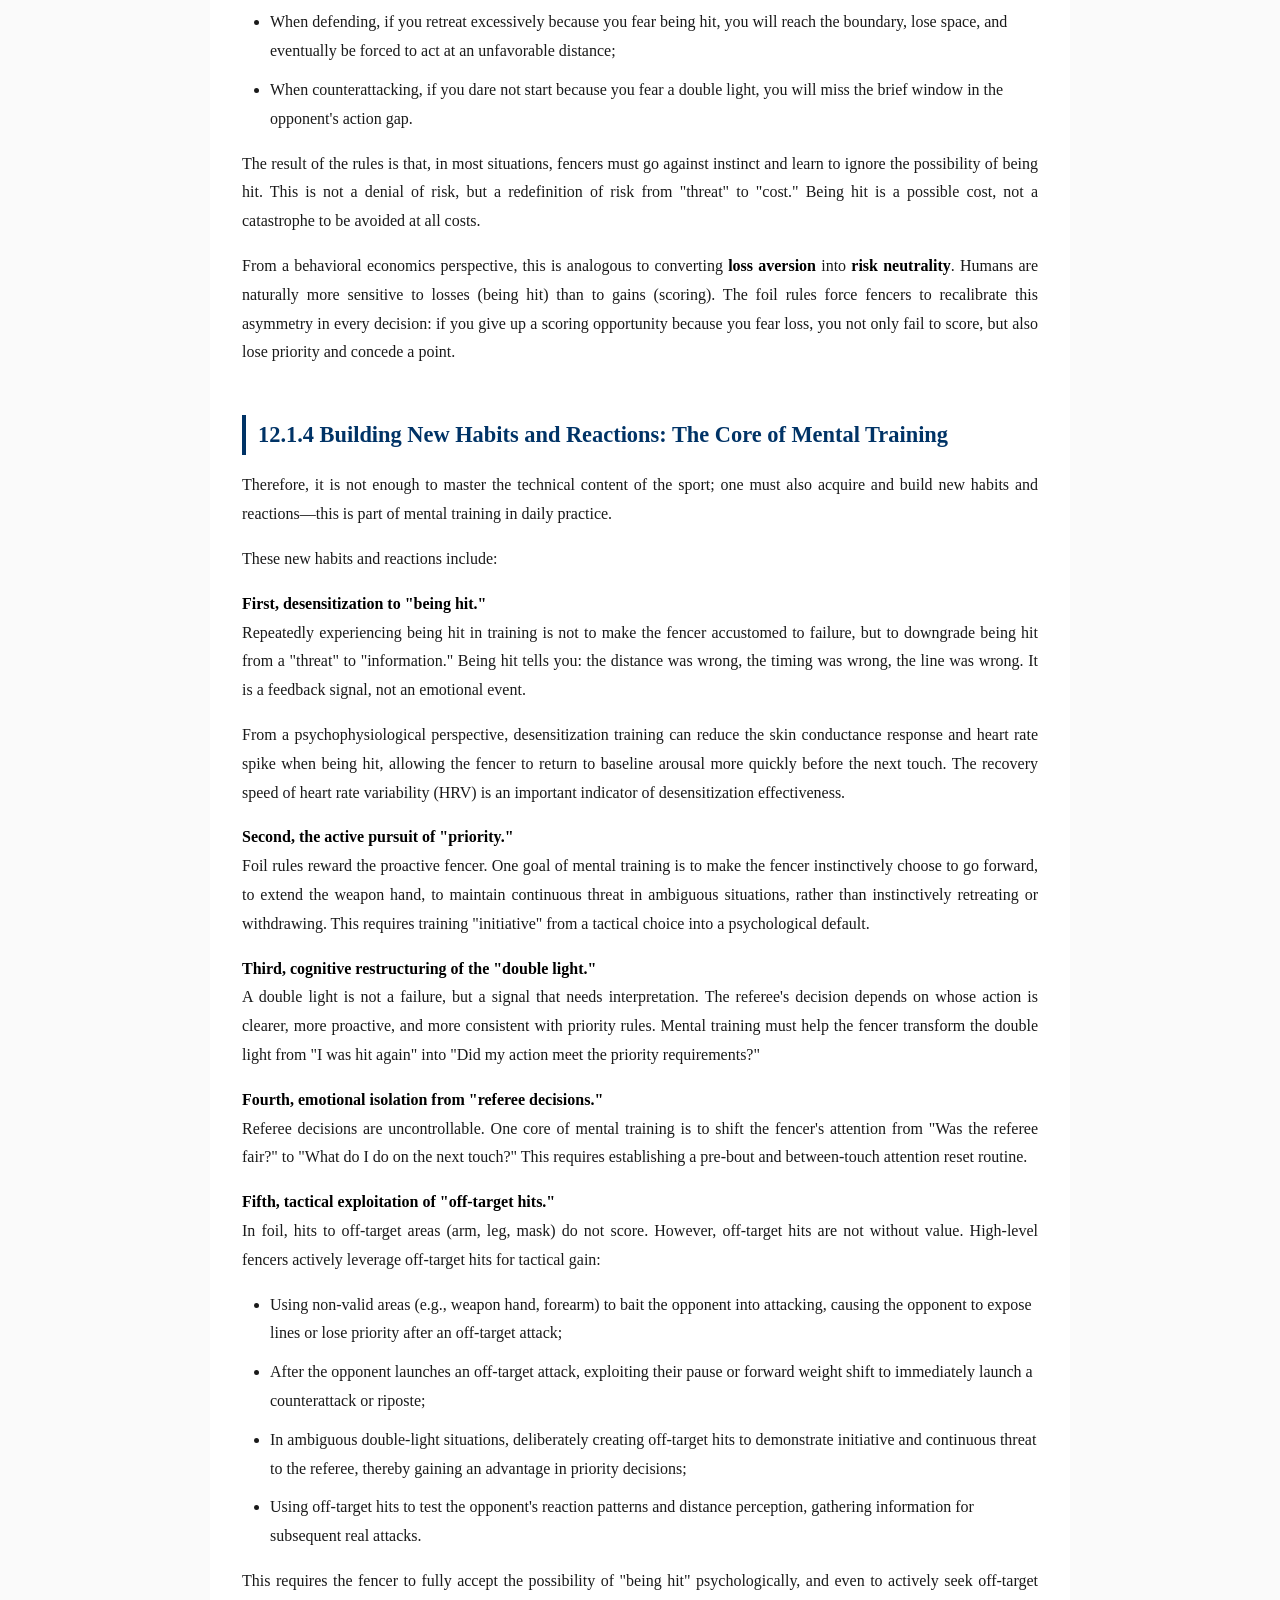
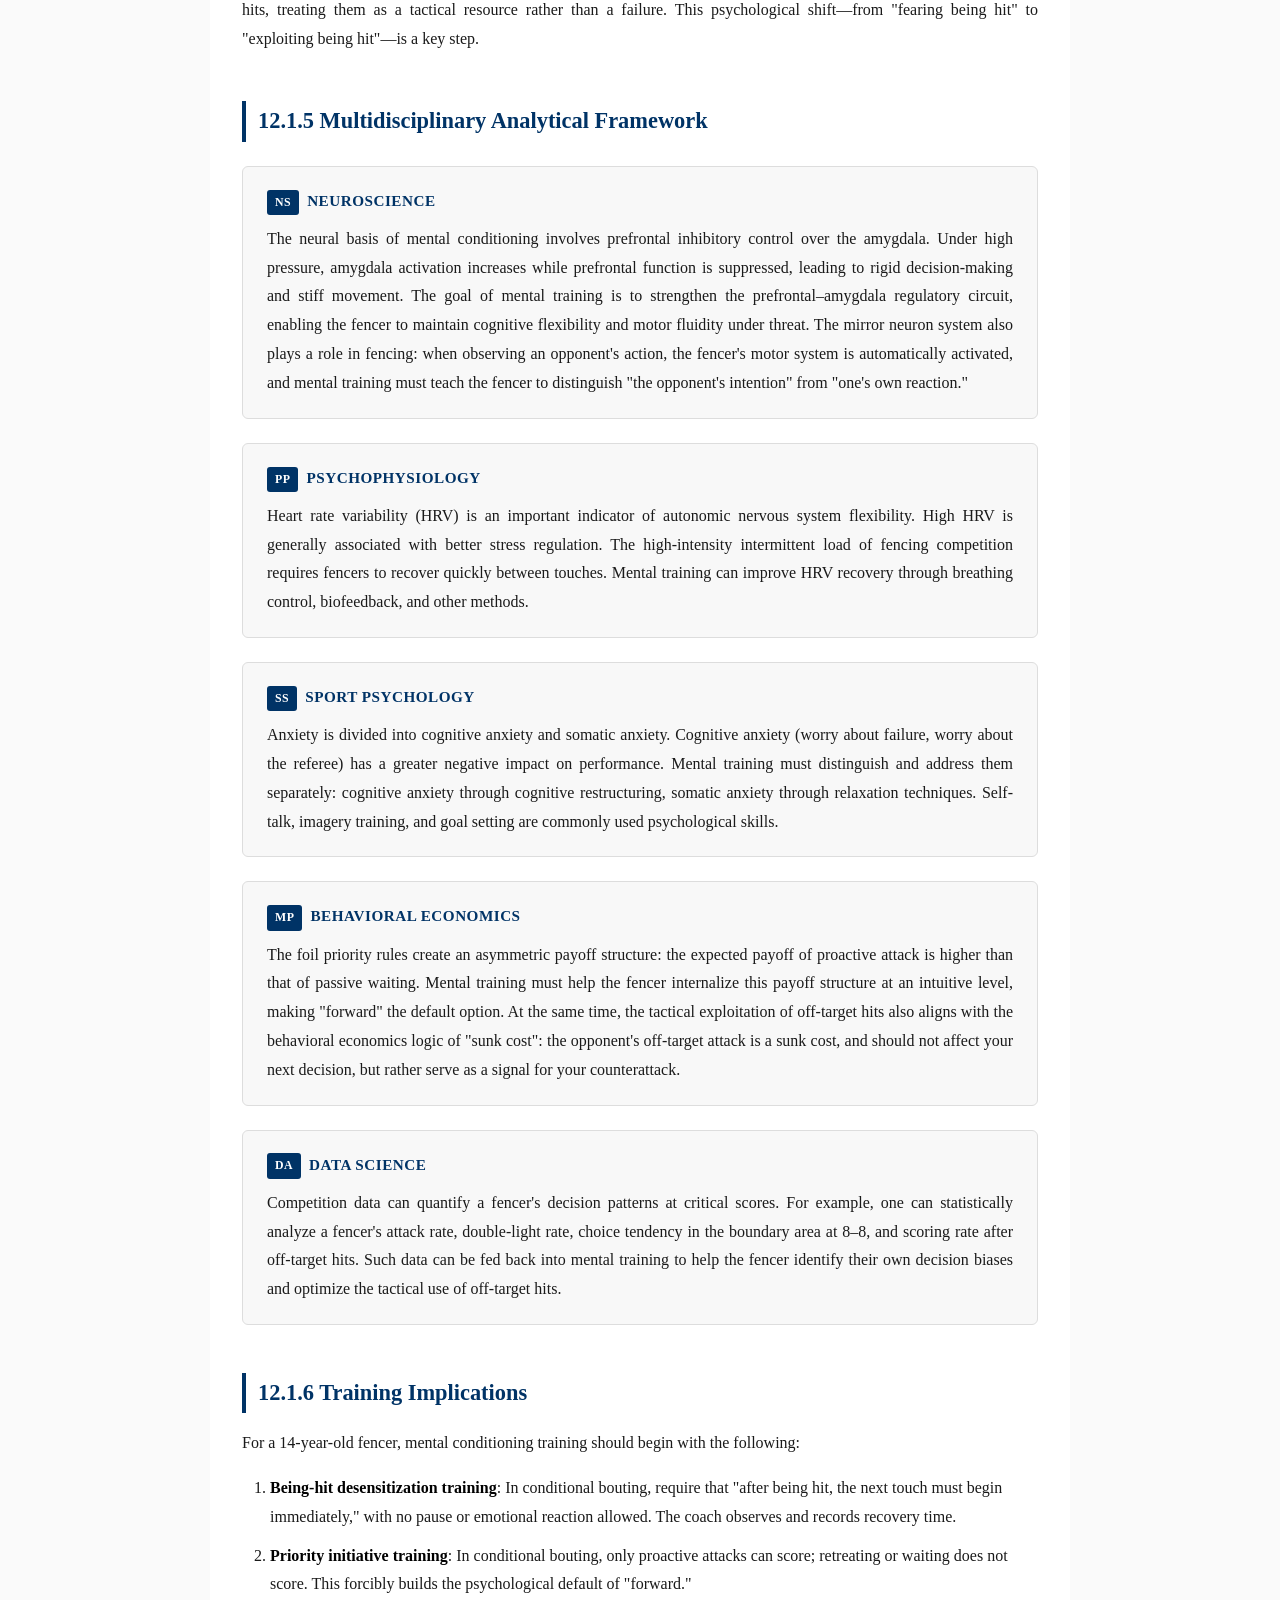
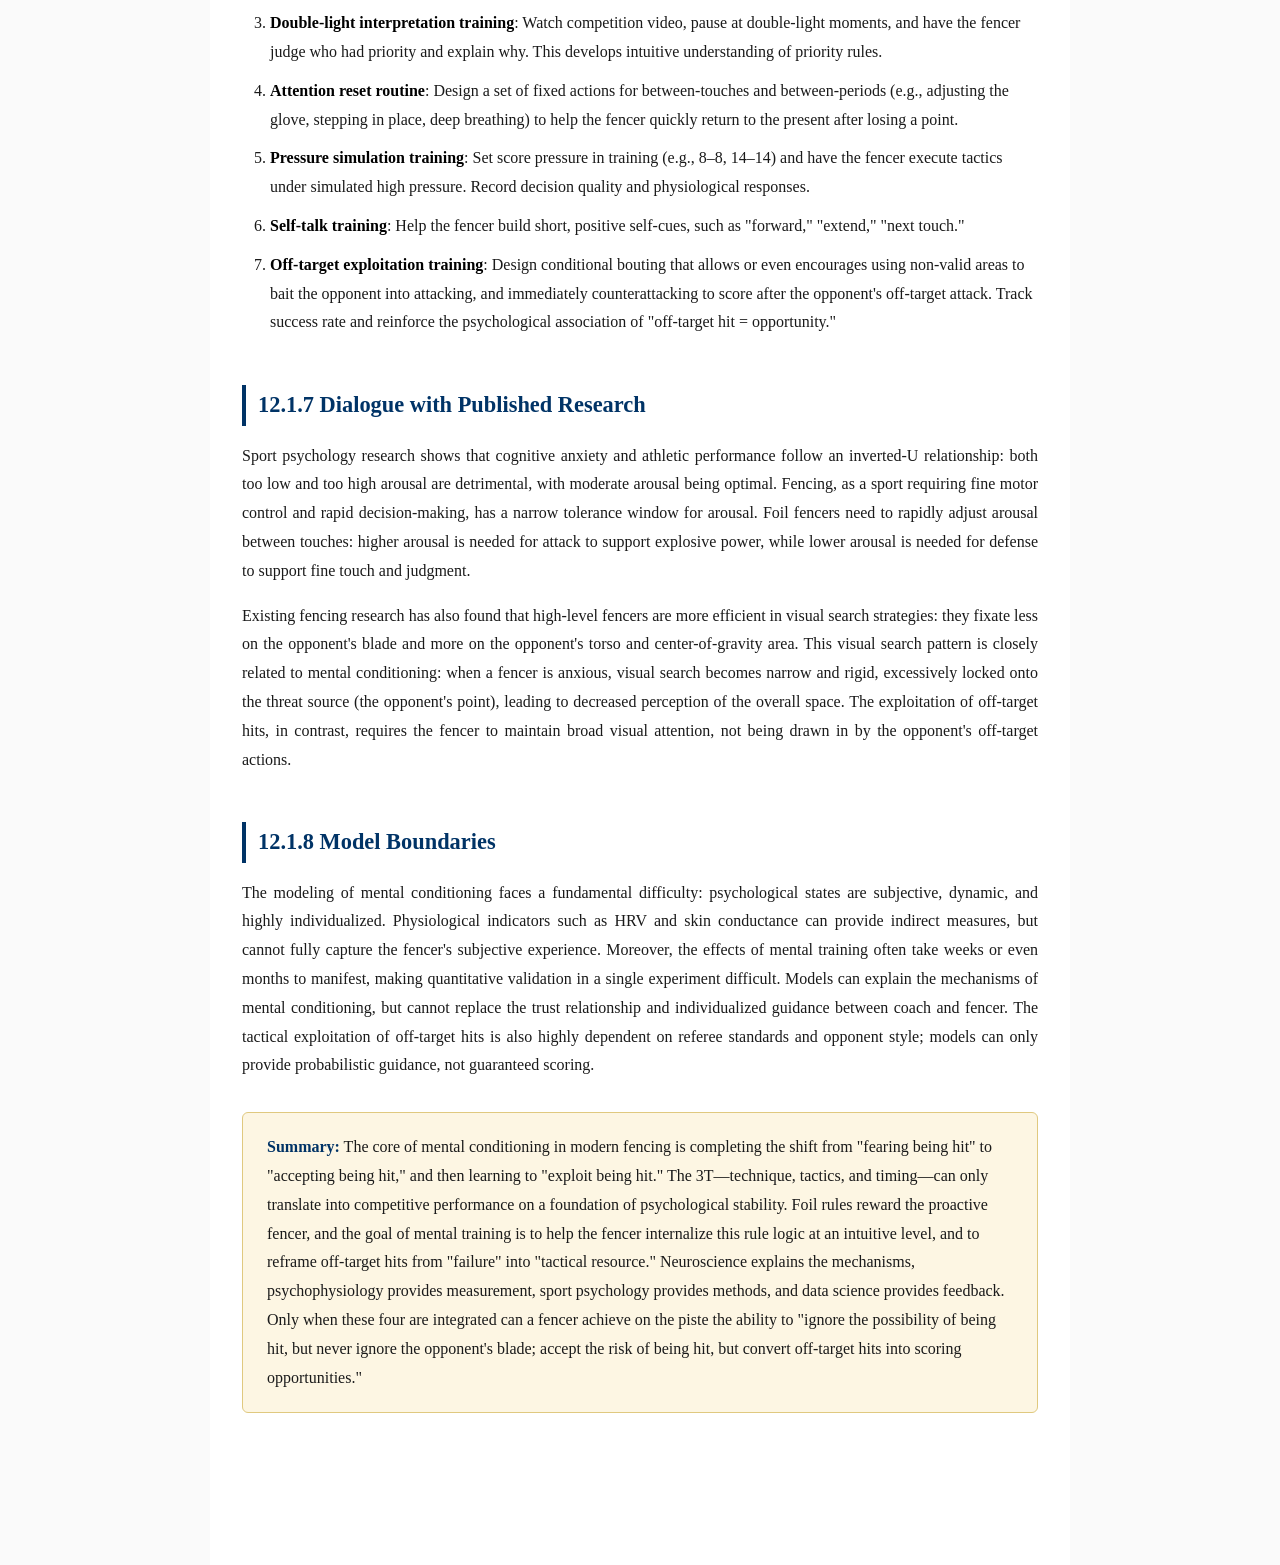
<file: 12_1.html>
<!DOCTYPE html>
<html lang="zh-CN">
<head>
<meta charset="UTF-8">
<meta name="viewport" content="width=device-width, initial-scale=1.0">
<title>12.1 心理调节 | Mental Conditioning</title>
<style>
  :root {
    --text: #1a1a1a;
    --muted: #555;
    --accent: #8b0000;
    --border: #ddd;
    --bg: #fafafa;
    --en-accent: #003366;
  }

  * { box-sizing: border-box; }

  body {
    font-family: "Georgia", "Songti SC", "SimSun", serif;
    line-height: 1.8;
    color: var(--text);
    background: var(--bg);
    margin: 0;
    padding: 0;
  }

  .container {
    max-width: 860px;
    margin: 0 auto;
    padding: 60px 32px 120px;
    background: #fff;
  }

  h1 {
    font-size: 1.9em;
    color: var(--accent);
    border-bottom: 3px solid var(--accent);
    padding-bottom: 12px;
    margin-top: 0;
    margin-bottom: 8px;
  }

  .subtitle {
    font-size: 1.1em;
    color: var(--muted);
    font-style: italic;
    margin-bottom: 40px;
  }

  h2 {
    font-size: 1.4em;
    color: var(--accent);
    margin-top: 48px;
    margin-bottom: 16px;
    padding-left: 12px;
    border-left: 4px solid var(--accent);
  }

  h3 {
    font-size: 1.15em;
    color: #333;
    margin-top: 32px;
    margin-bottom: 12px;
  }

  p {
    margin: 0 0 16px;
    text-align: justify;
  }

  ol, ul {
    margin: 0 0 16px;
    padding-left: 28px;
  }

  li {
    margin-bottom: 10px;
  }

  strong {
    color: #000;
    font-weight: 700;
  }

  em {
    color: var(--muted);
  }

  blockquote {
    border-left: 3px solid var(--border);
    margin: 20px 0;
    padding: 12px 20px;
    background: #f8f8f8;
    color: #333;
    font-style: italic;
  }

  .box {
    background: #f8f8f8;
    border: 1px solid var(--border);
    border-radius: 6px;
    padding: 20px 24px;
    margin: 24px 0;
  }

  .box-title {
    font-weight: 700;
    color: var(--accent);
    margin-bottom: 10px;
    font-size: 0.95em;
    text-transform: uppercase;
    letter-spacing: 0.5px;
  }

  .dimension {
    display: inline-block;
    background: var(--accent);
    color: #fff;
    font-size: 0.78em;
    font-weight: 700;
    padding: 2px 8px;
    border-radius: 3px;
    margin-right: 8px;
    vertical-align: middle;
  }

  .divider {
    text-align: center;
    color: var(--muted);
    margin: 48px 0;
    font-size: 1.2em;
    letter-spacing: 8px;
  }

  .en-section {
    border-top: 2px dashed var(--border);
    margin-top: 60px;
    padding-top: 40px;
  }

  .en-section h1 {
    color: var(--en-accent);
    border-bottom-color: var(--en-accent);
  }

  .en-section h2 {
    color: var(--en-accent);
    border-left-color: var(--en-accent);
  }

  .en-section .dimension {
    background: var(--en-accent);
  }

  .en-section .box-title {
    color: var(--en-accent);
  }

  .summary {
    background: #fdf6e3;
    border: 1px solid #e0c97f;
    border-radius: 6px;
    padding: 20px 24px;
    margin: 32px 0;
  }

  .summary strong {
    color: var(--accent);
  }

  .en-section .summary strong {
    color: var(--en-accent);
  }

  .toc {
    background: #f4f4f4;
    border-radius: 6px;
    padding: 20px 28px;
    margin-bottom: 40px;
  }

  .toc-title {
    font-weight: 700;
    margin-bottom: 10px;
    color: var(--accent);
  }

  .toc ol {
    margin: 0;
    padding-left: 20px;
  }

  .toc a {
    color: #333;
    text-decoration: none;
  }

  .toc a:hover {
    color: var(--accent);
    text-decoration: underline;
  }

  @media (max-width: 600px) {
    .container { padding: 32px 18px 80px; }
    h1 { font-size: 1.5em; }
    h2 { font-size: 1.2em; }
    body { font-size: 15px; }
  }
</style>
</head>
<body>
<div class="container">

<!-- ==================== 中文版 ==================== -->
<h1>12.1 心理调节：克服被击中的恐惧与利用无效击中获取战术收益</h1>
<div class="subtitle">Mental Conditioning: Overcoming Fear of Being Hit and Leveraging Off-Target Hits for Tactical Gain</div>

<div class="toc">
  <div class="toc-title">本节结构</div>
  <ol>
    <li><a href="#zh-1">现代击剑的3T与心理基础</a></li>
    <li><a href="#zh-2">从古代决斗到现代运动：心理契约的转变</a></li>
    <li><a href="#zh-3">花剑规则与“被击中”的心理悖论</a></li>
    <li><a href="#zh-4">建立新的习惯与反应：心理训练的核心</a></li>
    <li><a href="#zh-5">多学科分析框架</a></li>
    <li><a href="#zh-6">训练启示</a></li>
    <li><a href="#zh-7">与已发表研究的对话</a></li>
    <li><a href="#zh-8">模型边界</a></li>
  </ol>
</div>

<p>现代击剑的心理状态，与这项运动的技术、战术、时机三者密不可分。任何一名击剑手，无论身体条件多么出色，如果不能在心理层面完成从“怕被击中”到“接受被击中”的转变，就无法在比赛中真正释放技术。击剑是一项需要像任何其他运动一样致力于身体锻炼、技能训练和战术应用的运动，而这一切的底层，是心理状态的构建。本节的核心主题是：<strong>克服被击中的恐惧，并学会利用无效击中获取战术收益。</strong></p>

<h2 id="zh-1">12.1.1 现代击剑的3T与心理基础</h2>

<p>现代击剑被概括为三个核心要素：</p>

<ul>
  <li><strong>Technique（技术）</strong>：动作的执行能力</li>
  <li><strong>Tactics（战术）</strong>：决策的选择能力</li>
  <li><strong>Timing（时机）</strong>：在正确的时间做正确的事</li>
</ul>

<p>这三者常被描述为击剑的“科学”或“艺术”，因为它们有规律可循，有细节需要打磨。但3T并非孤立存在。技术需要心理稳定性来保证执行，战术需要心理灵活性来支撑选择，时机需要心理专注力来捕捉窗口。没有心理调节，3T只是训练场上的展示，无法转化为比赛中的得分。</p>

<p>从神经科学角度看，3T分别对应不同的脑功能系统：技术对应运动程序的自动化与小脑-基底节回路，战术对应前额叶的决策与工作记忆，时机对应顶叶-前运动皮层的时空整合与预测编码。心理调节的作用，是让这三个系统在高压力下仍能协调运行，而不是被杏仁核的威胁反应劫持。</p>

<h2 id="zh-2">12.1.2 从古代决斗到现代运动：心理契约的转变</h2>

<p>现代击剑，尤其是花剑，与古代剑术的逻辑和实践大相径庭。如今，击剑者穿着安全的服装，受到保护，而且经常承担其祖先从未考虑过的风险。</p>

<p>在真正的格斗中，参与者会避免所有受伤的风险，并努力在不被击中的情况下击中对方。生存是第一位的，击中对手是第二位的。这种逻辑塑造了古代剑术的心理结构：恐惧是保护性的，它让人保持距离、保持警觉、避免暴露。</p>

<p>但在现代运动中，击剑回合的结束通常意味着双方都会受到击打——受到打击是难以避免的——最后根据谁得分多做出判断。花剑规则起源于将击剑作为一种运动而非真正的格斗来评判的需要。其核心原则是：<strong>优先考虑在任何时刻采取主动的击剑手。</strong></p>

<p>这一转变的心理学后果是深远的。古代剑手害怕被击中，因为被击中意味着受伤或死亡；现代花剑手必须学会不被被击中的可能性所束缚，因为犹豫和退缩反而会丧失优先权，导致失分。</p>

<h2 id="zh-3">12.1.3 花剑规则与“被击中”的心理悖论</h2>

<p>花剑的优先权规则产生了一个独特的心理悖论：<strong>你必须忽略被击中的可能性，才能更好地得分；但如果你完全忽略防守，你就会被击中。</strong></p>

<p>这个悖论的具体表现是：</p>

<ul>
  <li>进攻时，如果你因为害怕被反攻而犹豫，步法会停顿，持剑手会回收，裁判会判你失去优先权；</li>
  <li>防守时，如果你因为害怕被击中而过度后退，你会退到边界，失去空间，最终被迫在不利距离出手；</li>
  <li>反攻时，如果你因为害怕双灯而不敢启动，你会错过对手动作间隙的短暂窗口。</li>
</ul>

<p>规则的结果是，在大多数情况下，击剑手要违背惯性思维，学会忽略被击中的可能性。这不是否认风险，而是把风险从“威胁”重新定义为“成本”。被击中是一个可能的成本，而不是一个需要不惜一切代价避免的灾难。</p>

<p>从行为经济学的角度看，这类似于将<strong>损失厌恶</strong>转化为<strong>风险中性</strong>。人类天生对损失（被击中）的敏感度高于对收益（得分）的敏感度。花剑规则强制运动员在每一次决策中重新校准这种不对称性：如果你因为害怕损失而放弃收益机会，你不仅得不到分，还会因为失去优先权而失分。</p>

<h2 id="zh-4">12.1.4 建立新的习惯与反应：心理训练的核心</h2>

<p>因此，不仅需要掌握这项运动的技术内容，还需要获得和建立新的习惯和反应——这是日常训练中，心理训练的一部分。</p>

<p>这些新的习惯和反应包括：</p>

<p><strong>第一，对“被击中”的脱敏。</strong><br>
在训练中反复经历被击中，不是为了让运动员习惯失败，而是为了让被击中从“威胁”降级为“信息”。被击中告诉你：距离不对，时机不对，线路不对。它是一个反馈信号，不是一个情绪事件。</p>

<p>从心理生理学角度看，脱敏训练可以降低被击中时的皮电反应和心率骤升幅度，使运动员在下一剑开始前更快恢复到基线唤醒水平。心率变异性（HRV）的恢复速度，是衡量脱敏效果的重要指标。</p>

<p><strong>第二，对“优先权”的主动追求。</strong><br>
花剑规则奖励主动者。心理训练的目标之一是让运动员在模糊局面中本能地选择向前、选择持剑手延伸、选择持续威胁，而不是本能地后退或回收。这需要将“主动”从一种战术选择，训练成一种心理默认。</p>

<p><strong>第三，对“双灯”的认知重构。</strong><br>
双灯不是失败，而是一个需要解读的信号。裁判的判罚取决于谁的动作更清晰、更主动、更符合优先权规则。心理训练要帮助运动员把双灯从“我又被击中了”转化为“我的动作是否符合优先权要求”。</p>

<p><strong>第四，对“裁判判罚”的情绪隔离。</strong><br>
裁判的判罚不可控。心理训练的核心之一，是让运动员把注意力从“裁判是否公平”转移到“下一剑我做什么”。这需要建立一套赛前和局间的注意力重置程序。</p>

<p><strong>第五，对“无效击中”的战术利用。</strong><br>
在花剑中，击中无效部位（如手臂、腿、面罩）不得分。然而，无效击中并非毫无价值。高水平运动员会主动利用无效击中获取战术收益：</p>
<ul>
  <li>用非有效部位（如持剑手、前臂）引诱对手攻击，使对手在进攻无效后暴露线路或失去优先权；</li>
  <li>在对手发动无效进攻后，利用其动作停顿或重心前倾，立即发动反击或反攻；</li>
  <li>在双灯模糊局面中，主动制造无效击中，以向裁判展示自己的主动性和持续威胁，从而在优先权判定中占据优势；</li>
  <li>通过无效击中测试对手的反应模式和距离感，为后续真实进攻收集信息。</li>
</ul>
<p>这要求运动员在心理上完全接受“被击中”的可能性，甚至主动寻求无效击中，将其视为一种战术资源而非失败。这种心理转变，是从“害怕被击中”到“利用被击中”的关键一步。</p>

<h2 id="zh-5">12.1.5 多学科分析框架</h2>

<div class="box">
  <div class="box-title"><span class="dimension">NS</span>神经科学</div>
  <p style="margin-bottom:0;">心理调节的神经基础涉及前额叶皮层对杏仁核的抑制控制。高压力下，杏仁核激活增强，前额叶功能受抑制，导致决策僵化、动作僵硬。心理训练的目标是增强前额叶-杏仁核的调控回路，使运动员在威胁刺激下仍能保持认知灵活性和动作流畅性。镜像神经元系统也在击剑中发挥作用：观察对手动作时，运动员的运动系统会被自动激活，心理训练需要学会区分“对手的意图”和“自己的反应”。</p>
</div>

<div class="box">
  <div class="box-title"><span class="dimension">PP</span>心理生理学</div>
  <p style="margin-bottom:0;">心率变异性（HRV）是衡量自主神经系统灵活性的重要指标。高HRV通常与更好的压力调节能力相关。击剑比赛中的高强度间歇性负荷，要求运动员在每一剑之间快速恢复。心理训练可以通过呼吸控制、生物反馈等方法提高HRV恢复速度。</p>
</div>

<div class="box">
  <div class="box-title"><span class="dimension">SS</span>运动心理学</div>
  <p style="margin-bottom:0;">焦虑分为认知焦虑和躯体焦虑。认知焦虑（担心失败、担心裁判）对表现的负面影响更大。心理训练需要区分并分别处理：认知焦虑用认知重构，躯体焦虑用放松技术。自我对话、表象训练、目标设定是常用的心理技能。</p>
</div>

<div class="box">
  <div class="box-title"><span class="dimension">MP</span>行为经济学</div>
  <p style="margin-bottom:0;">花剑的优先权规则创造了一个非对称收益结构：主动进攻的期望收益高于被动等待。心理训练需要帮助运动员在直觉层面内化这个收益结构，使“向前”成为默认选项。同时，无效击中的战术利用也符合行为经济学的“沉没成本”逻辑：对手的无效进攻是沉没成本，不应影响你的下一步决策，而应成为你反击的信号。</p>
</div>

<div class="box">
  <div class="box-title"><span class="dimension">DA</span>数据科学</div>
  <p style="margin-bottom:0;">通过比赛数据可以量化运动员在关键分上的决策模式。例如，统计运动员在8-8时的进攻率、双灯率、边界区域的选择倾向，以及无效击中后的得分率。这些数据可以反馈到心理训练中，帮助运动员识别自己的决策偏差，并优化无效击中的战术使用。</p>
</div>

<h2 id="zh-6">12.1.6 训练启示</h2>

<p>对14岁选手，心理调节训练应从以下方面入手：</p>

<ol>
  <li><strong>被击中脱敏训练</strong>：在条件实战中，规定“被击中后必须立即进行下一剑”，不允许有任何停顿或情绪反应。教练观察并记录恢复时间。</li>
  <li><strong>优先权主动训练</strong>：在条件实战中，只允许主动进攻得分，后退或等待不得分。强制建立“向前”的心理默认。</li>
  <li><strong>双灯解读训练</strong>：观看比赛视频，暂停在双灯时刻，让运动员判断谁有优先权，并解释理由。培养对优先权规则的直觉理解。</li>
  <li><strong>注意力重置程序</strong>：设计一套局间和剑间的固定动作（如调整手套、踩步法、深呼吸），帮助运动员在失分后快速回到当下。</li>
  <li><strong>压力模拟训练</strong>：在训练中设置比分压力（如8-8、14-14），让运动员在模拟高压下执行战术。记录决策质量和生理反应。</li>
  <li><strong>自我对话训练</strong>：帮助运动员建立简短、正向的自我提示语，如“向前”“延伸”“下一剑”。</li>
  <li><strong>无效击中利用训练</strong>：设计条件实战，允许甚至鼓励用非有效部位引诱对手攻击，并在对手无效进攻后立即反击得分。统计成功率，强化“无效击中即机会”的心理关联。</li>
</ol>

<h2 id="zh-7">12.1.7 与已发表研究的对话</h2>

<p>运动心理学研究表明，认知焦虑与运动表现呈倒U型关系：过低或过高的唤醒都不利于表现，中等唤醒水平最优。击剑作为一项要求精细动作控制和快速决策的运动，对唤醒水平的容忍窗口较窄。花剑运动员需要在每一剑之间快速调节唤醒水平：进攻时需要较高唤醒以支持爆发力，防守时需要较低唤醒以支持精细触觉和判断。</p>

<p>已有击剑研究还发现，高水平运动员在视觉搜索策略上更高效：他们更少注视对手的剑，更多注视对手的躯干和重心区域。这种视觉搜索模式与心理调节密切相关：当运动员焦虑时，视觉搜索会变得狭窄和僵化，过度锁定在威胁源（对手剑尖）上，导致对整体空间的感知下降。而无效击中的利用，恰恰需要运动员保持宽阔的视觉注意，不被对手的无效动作所牵引。</p>

<h2 id="zh-8">12.1.8 模型边界</h2>

<p>心理调节的模型化面临一个根本困难：心理状态是主观的、动态的、高度个体化的。心率变异性、皮电等生理指标可以提供间接测量，但不能完全捕捉运动员的主观体验。此外，心理训练的效果往往需要数周甚至数月才能显现，难以在单次实验中进行量化验证。模型可以解释心理调节的机制，但不能替代教练与运动员之间的信任关系和个性化指导。无效击中的战术利用也高度依赖裁判尺度和对手风格，模型只能提供概率性指导，不能保证必然得分。</p>

<div class="summary">
  <strong>小结：</strong>现代击剑的心理调节，核心是完成从“怕被击中”到“接受被击中”的转变，进而学会“利用被击中”。3T——技术、战术、时机——只有在心理稳定的前提下才能转化为比赛表现。花剑规则奖励主动者，心理训练的目标就是让运动员在直觉层面内化这一规则逻辑，并将无效击中从“失败”重构为“战术资源”。神经科学解释机制，心理生理学提供测量，运动心理学提供方法，数据科学提供反馈。四者合一，方能帮助运动员在剑道上做到“忽略被击中的可能性，但不忽略对手的剑；接受被击中的风险，但将无效击中转化为得分机会”。
</div>

<div class="divider">◆ ◆ ◆</div>

<!-- ==================== 英文版 ==================== -->
<div class="en-section">

<h1>12.1 Mental Conditioning: Overcoming Fear of Being Hit and Leveraging Off-Target Hits for Tactical Gain</h1>
<div class="subtitle">Mental Conditioning: Overcoming Fear of Being Hit and Leveraging Off-Target Hits for Tactical Gain</div>

<div class="toc">
  <div class="toc-title">Section Structure</div>
  <ol>
    <li><a href="#en-1">The 3T of Modern Fencing and Its Psychological Foundation</a></li>
    <li><a href="#en-2">From Ancient Duel to Modern Sport: The Shift in Psychological Contract</a></li>
    <li><a href="#en-3">The Foil Rules and the Psychological Paradox of "Being Hit"</a></li>
    <li><a href="#en-4">Building New Habits and Reactions: The Core of Mental Training</a></li>
    <li><a href="#en-5">Multidisciplinary Analytical Framework</a></li>
    <li><a href="#en-6">Training Implications</a></li>
    <li><a href="#en-7">Dialogue with Published Research</a></li>
    <li><a href="#en-8">Model Boundaries</a></li>
  </ol>
</div>

<p>The psychological state of modern fencing is inseparable from the sport's three core elements: technique, tactics, and timing. No fencer, however physically gifted, can fully unleash their technique in competition without completing the psychological shift from "fearing being hit" to "accepting being hit." Fencing is a sport that, like any other, demands dedication to physical conditioning, skill training, and tactical application—and beneath all of these lies the construction of psychological state. The core theme of this section is: <strong>overcoming the fear of being hit, and learning to leverage off-target hits for tactical gain.</strong></p>

<h2 id="en-1">12.1.1 The 3T of Modern Fencing and Its Psychological Foundation</h2>

<p>Modern fencing is summarized by three core elements:</p>

<ul>
  <li><strong>Technique</strong>: the ability to execute movements</li>
  <li><strong>Tactics</strong>: the ability to make decisions</li>
  <li><strong>Timing</strong>: doing the right thing at the right moment</li>
</ul>

<p>These three are often described as the "science" or "art" of fencing, because they follow patterns and require refinement in detail. But the 3T do not exist in isolation. Technique requires psychological stability to ensure execution; tactics require psychological flexibility to support choice; timing requires psychological focus to capture the window. Without mental conditioning, the 3T remain a display in the training hall, unable to translate into points in competition.</p>

<p>From a neuroscience perspective, the 3T correspond to different brain systems: technique corresponds to motor program automation and the cerebellum–basal ganglia loop; tactics correspond to prefrontal decision-making and working memory; timing corresponds to parietal–premotor spatial-temporal integration and predictive coding. The role of mental conditioning is to allow these three systems to operate in coordination under high pressure, rather than being hijacked by the amygdala's threat response.</p>

<h2 id="en-2">12.1.2 From Ancient Duel to Modern Sport: The Shift in Psychological Contract</h2>

<p>Modern fencing, especially foil, is radically different from the logic and practice of ancient swordsmanship. Today, fencers wear protective clothing, are protected, and often assume risks their ancestors never contemplated.</p>

<p>In a real fight, participants avoid all risk of injury and strive to hit the opponent without being hit. Survival is primary; hitting the opponent is secondary. This logic shaped the psychological structure of ancient swordsmanship: fear was protective—it kept one at a distance, alert, and unexposed.</p>

<p>But in modern sport, the end of a fencing bout usually means both fencers have been hit—being hit is unavoidable—and the final judgment is based on who scored more. The foil rules originated from the need to judge fencing as a sport rather than a real fight. Its core principle is: <strong>priority is given to the fencer who takes the initiative at any moment.</strong></p>

<p>The psychological consequences of this shift are profound. The ancient swordsman feared being hit because being hit meant injury or death; the modern foil fencer must learn not to be constrained by the possibility of being hit, because hesitation and retreat actually forfeit priority and lead to lost points.</p>

<h2 id="en-3">12.1.3 The Foil Rules and the Psychological Paradox of "Being Hit"</h2>

<p>The foil priority rules create a unique psychological paradox: <strong>You must ignore the possibility of being hit in order to score better; but if you completely ignore defense, you will be hit.</strong></p>

<p>This paradox manifests in specific ways:</p>

<ul>
  <li>When attacking, if you hesitate because you fear a counterattack, your footwork will stall, your weapon hand will withdraw, and the referee will judge you to have lost priority;</li>
  <li>When defending, if you retreat excessively because you fear being hit, you will reach the boundary, lose space, and eventually be forced to act at an unfavorable distance;</li>
  <li>When counterattacking, if you dare not start because you fear a double light, you will miss the brief window in the opponent's action gap.</li>
</ul>

<p>The result of the rules is that, in most situations, fencers must go against instinct and learn to ignore the possibility of being hit. This is not a denial of risk, but a redefinition of risk from "threat" to "cost." Being hit is a possible cost, not a catastrophe to be avoided at all costs.</p>

<p>From a behavioral economics perspective, this is analogous to converting <strong>loss aversion</strong> into <strong>risk neutrality</strong>. Humans are naturally more sensitive to losses (being hit) than to gains (scoring). The foil rules force fencers to recalibrate this asymmetry in every decision: if you give up a scoring opportunity because you fear loss, you not only fail to score, but also lose priority and concede a point.</p>

<h2 id="en-4">12.1.4 Building New Habits and Reactions: The Core of Mental Training</h2>

<p>Therefore, it is not enough to master the technical content of the sport; one must also acquire and build new habits and reactions—this is part of mental training in daily practice.</p>

<p>These new habits and reactions include:</p>

<p><strong>First, desensitization to "being hit."</strong><br>
Repeatedly experiencing being hit in training is not to make the fencer accustomed to failure, but to downgrade being hit from a "threat" to "information." Being hit tells you: the distance was wrong, the timing was wrong, the line was wrong. It is a feedback signal, not an emotional event.</p>

<p>From a psychophysiological perspective, desensitization training can reduce the skin conductance response and heart rate spike when being hit, allowing the fencer to return to baseline arousal more quickly before the next touch. The recovery speed of heart rate variability (HRV) is an important indicator of desensitization effectiveness.</p>

<p><strong>Second, the active pursuit of "priority."</strong><br>
Foil rules reward the proactive fencer. One goal of mental training is to make the fencer instinctively choose to go forward, to extend the weapon hand, to maintain continuous threat in ambiguous situations, rather than instinctively retreating or withdrawing. This requires training "initiative" from a tactical choice into a psychological default.</p>

<p><strong>Third, cognitive restructuring of the "double light."</strong><br>
A double light is not a failure, but a signal that needs interpretation. The referee's decision depends on whose action is clearer, more proactive, and more consistent with priority rules. Mental training must help the fencer transform the double light from "I was hit again" into "Did my action meet the priority requirements?"</p>

<p><strong>Fourth, emotional isolation from "referee decisions."</strong><br>
Referee decisions are uncontrollable. One core of mental training is to shift the fencer's attention from "Was the referee fair?" to "What do I do on the next touch?" This requires establishing a pre-bout and between-touch attention reset routine.</p>

<p><strong>Fifth, tactical exploitation of "off-target hits."</strong><br>
In foil, hits to off-target areas (arm, leg, mask) do not score. However, off-target hits are not without value. High-level fencers actively leverage off-target hits for tactical gain:</p>
<ul>
  <li>Using non-valid areas (e.g., weapon hand, forearm) to bait the opponent into attacking, causing the opponent to expose lines or lose priority after an off-target attack;</li>
  <li>After the opponent launches an off-target attack, exploiting their pause or forward weight shift to immediately launch a counterattack or riposte;</li>
  <li>In ambiguous double-light situations, deliberately creating off-target hits to demonstrate initiative and continuous threat to the referee, thereby gaining an advantage in priority decisions;</li>
  <li>Using off-target hits to test the opponent's reaction patterns and distance perception, gathering information for subsequent real attacks.</li>
</ul>
<p>This requires the fencer to fully accept the possibility of "being hit" psychologically, and even to actively seek off-target hits, treating them as a tactical resource rather than a failure. This psychological shift—from "fearing being hit" to "exploiting being hit"—is a key step.</p>

<h2 id="en-5">12.1.5 Multidisciplinary Analytical Framework</h2>

<div class="box">
  <div class="box-title"><span class="dimension">NS</span>Neuroscience</div>
  <p style="margin-bottom:0;">The neural basis of mental conditioning involves prefrontal inhibitory control over the amygdala. Under high pressure, amygdala activation increases while prefrontal function is suppressed, leading to rigid decision-making and stiff movement. The goal of mental training is to strengthen the prefrontal–amygdala regulatory circuit, enabling the fencer to maintain cognitive flexibility and motor fluidity under threat. The mirror neuron system also plays a role in fencing: when observing an opponent's action, the fencer's motor system is automatically activated, and mental training must teach the fencer to distinguish "the opponent's intention" from "one's own reaction."</p>
</div>

<div class="box">
  <div class="box-title"><span class="dimension">PP</span>Psychophysiology</div>
  <p style="margin-bottom:0;">Heart rate variability (HRV) is an important indicator of autonomic nervous system flexibility. High HRV is generally associated with better stress regulation. The high-intensity intermittent load of fencing competition requires fencers to recover quickly between touches. Mental training can improve HRV recovery through breathing control, biofeedback, and other methods.</p>
</div>

<div class="box">
  <div class="box-title"><span class="dimension">SS</span>Sport Psychology</div>
  <p style="margin-bottom:0;">Anxiety is divided into cognitive anxiety and somatic anxiety. Cognitive anxiety (worry about failure, worry about the referee) has a greater negative impact on performance. Mental training must distinguish and address them separately: cognitive anxiety through cognitive restructuring, somatic anxiety through relaxation techniques. Self-talk, imagery training, and goal setting are commonly used psychological skills.</p>
</div>

<div class="box">
  <div class="box-title"><span class="dimension">MP</span>Behavioral Economics</div>
  <p style="margin-bottom:0;">The foil priority rules create an asymmetric payoff structure: the expected payoff of proactive attack is higher than that of passive waiting. Mental training must help the fencer internalize this payoff structure at an intuitive level, making "forward" the default option. At the same time, the tactical exploitation of off-target hits also aligns with the behavioral economics logic of "sunk cost": the opponent's off-target attack is a sunk cost, and should not affect your next decision, but rather serve as a signal for your counterattack.</p>
</div>

<div class="box">
  <div class="box-title"><span class="dimension">DA</span>Data Science</div>
  <p style="margin-bottom:0;">Competition data can quantify a fencer's decision patterns at critical scores. For example, one can statistically analyze a fencer's attack rate, double-light rate, choice tendency in the boundary area at 8–8, and scoring rate after off-target hits. Such data can be fed back into mental training to help the fencer identify their own decision biases and optimize the tactical use of off-target hits.</p>
</div>

<h2 id="en-6">12.1.6 Training Implications</h2>

<p>For a 14-year-old fencer, mental conditioning training should begin with the following:</p>

<ol>
  <li><strong>Being-hit desensitization training</strong>: In conditional bouting, require that "after being hit, the next touch must begin immediately," with no pause or emotional reaction allowed. The coach observes and records recovery time.</li>
  <li><strong>Priority initiative training</strong>: In conditional bouting, only proactive attacks can score; retreating or waiting does not score. This forcibly builds the psychological default of "forward."</li>
  <li><strong>Double-light interpretation training</strong>: Watch competition video, pause at double-light moments, and have the fencer judge who had priority and explain why. This develops intuitive understanding of priority rules.</li>
  <li><strong>Attention reset routine</strong>: Design a set of fixed actions for between-touches and between-periods (e.g., adjusting the glove, stepping in place, deep breathing) to help the fencer quickly return to the present after losing a point.</li>
  <li><strong>Pressure simulation training</strong>: Set score pressure in training (e.g., 8–8, 14–14) and have the fencer execute tactics under simulated high pressure. Record decision quality and physiological responses.</li>
  <li><strong>Self-talk training</strong>: Help the fencer build short, positive self-cues, such as "forward," "extend," "next touch."</li>
  <li><strong>Off-target exploitation training</strong>: Design conditional bouting that allows or even encourages using non-valid areas to bait the opponent into attacking, and immediately counterattacking to score after the opponent's off-target attack. Track success rate and reinforce the psychological association of "off-target hit = opportunity."</li>
</ol>

<h2 id="en-7">12.1.7 Dialogue with Published Research</h2>

<p>Sport psychology research shows that cognitive anxiety and athletic performance follow an inverted-U relationship: both too low and too high arousal are detrimental, with moderate arousal being optimal. Fencing, as a sport requiring fine motor control and rapid decision-making, has a narrow tolerance window for arousal. Foil fencers need to rapidly adjust arousal between touches: higher arousal is needed for attack to support explosive power, while lower arousal is needed for defense to support fine touch and judgment.</p>

<p>Existing fencing research has also found that high-level fencers are more efficient in visual search strategies: they fixate less on the opponent's blade and more on the opponent's torso and center-of-gravity area. This visual search pattern is closely related to mental conditioning: when a fencer is anxious, visual search becomes narrow and rigid, excessively locked onto the threat source (the opponent's point), leading to decreased perception of the overall space. The exploitation of off-target hits, in contrast, requires the fencer to maintain broad visual attention, not being drawn in by the opponent's off-target actions.</p>

<h2 id="en-8">12.1.8 Model Boundaries</h2>

<p>The modeling of mental conditioning faces a fundamental difficulty: psychological states are subjective, dynamic, and highly individualized. Physiological indicators such as HRV and skin conductance can provide indirect measures, but cannot fully capture the fencer's subjective experience. Moreover, the effects of mental training often take weeks or even months to manifest, making quantitative validation in a single experiment difficult. Models can explain the mechanisms of mental conditioning, but cannot replace the trust relationship and individualized guidance between coach and fencer. The tactical exploitation of off-target hits is also highly dependent on referee standards and opponent style; models can only provide probabilistic guidance, not guaranteed scoring.</p>

<div class="summary">
  <strong>Summary:</strong> The core of mental conditioning in modern fencing is completing the shift from "fearing being hit" to "accepting being hit," and then learning to "exploit being hit." The 3T—technique, tactics, and timing—can only translate into competitive performance on a foundation of psychological stability. Foil rules reward the proactive fencer, and the goal of mental training is to help the fencer internalize this rule logic at an intuitive level, and to reframe off-target hits from "failure" into "tactical resource." Neuroscience explains the mechanisms, psychophysiology provides measurement, sport psychology provides methods, and data science provides feedback. Only when these four are integrated can a fencer achieve on the piste the ability to "ignore the possibility of being hit, but never ignore the opponent's blade; accept the risk of being hit, but convert off-target hits into scoring opportunities."
</div>

</div><!-- /en-section -->

</div><!-- /container -->
</body>
</html>
</file>
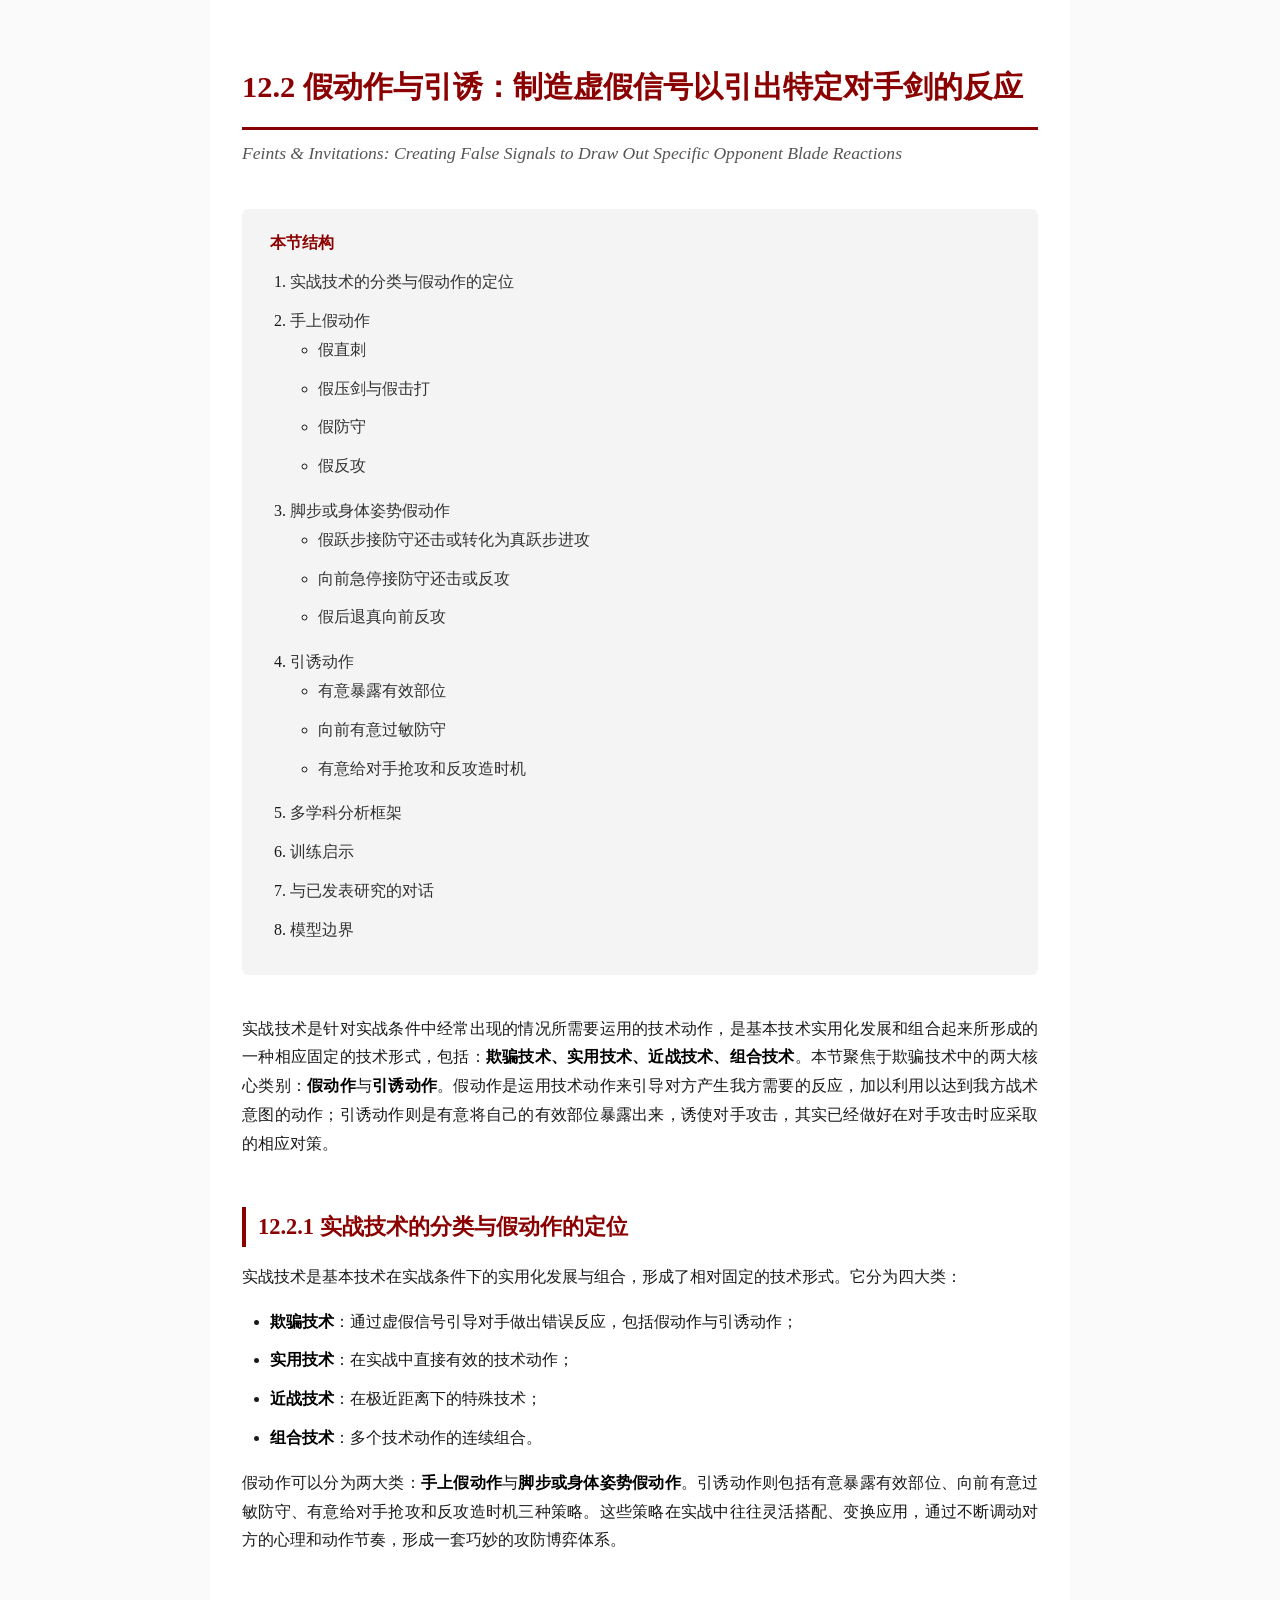
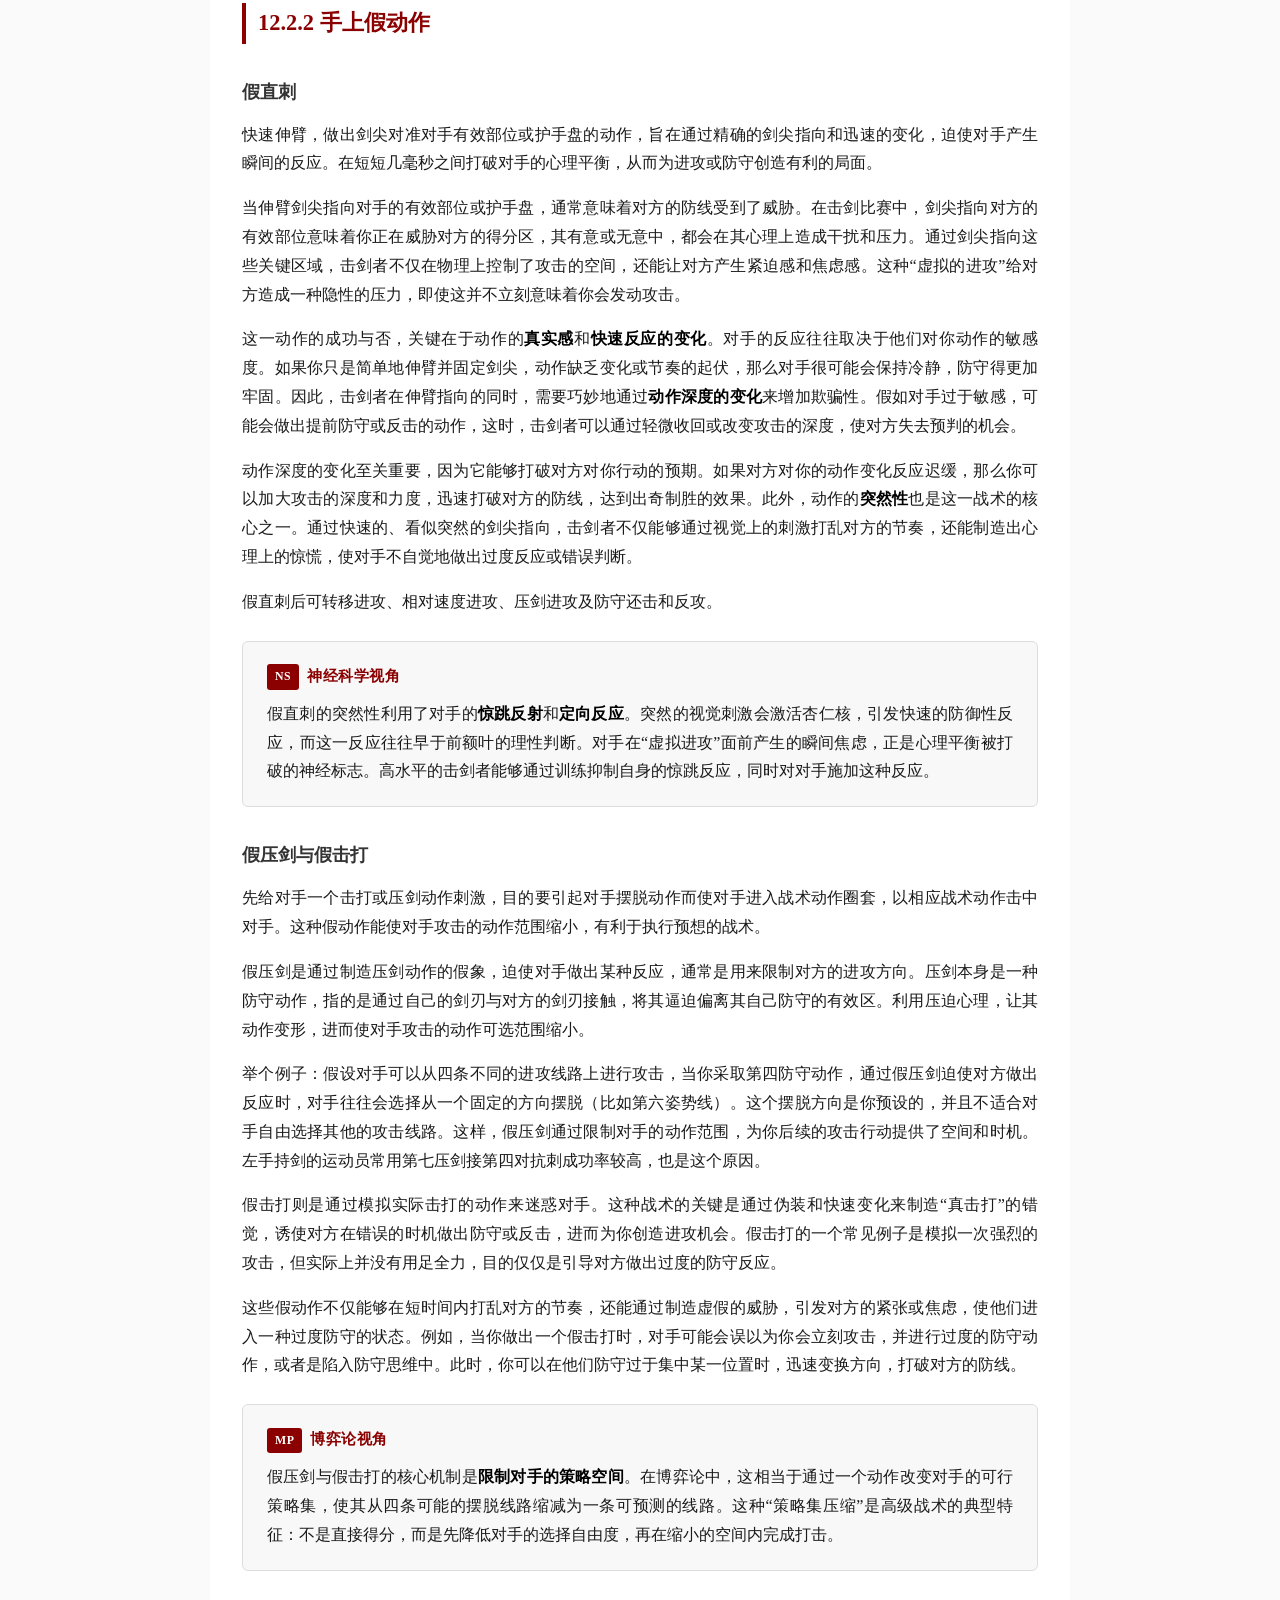
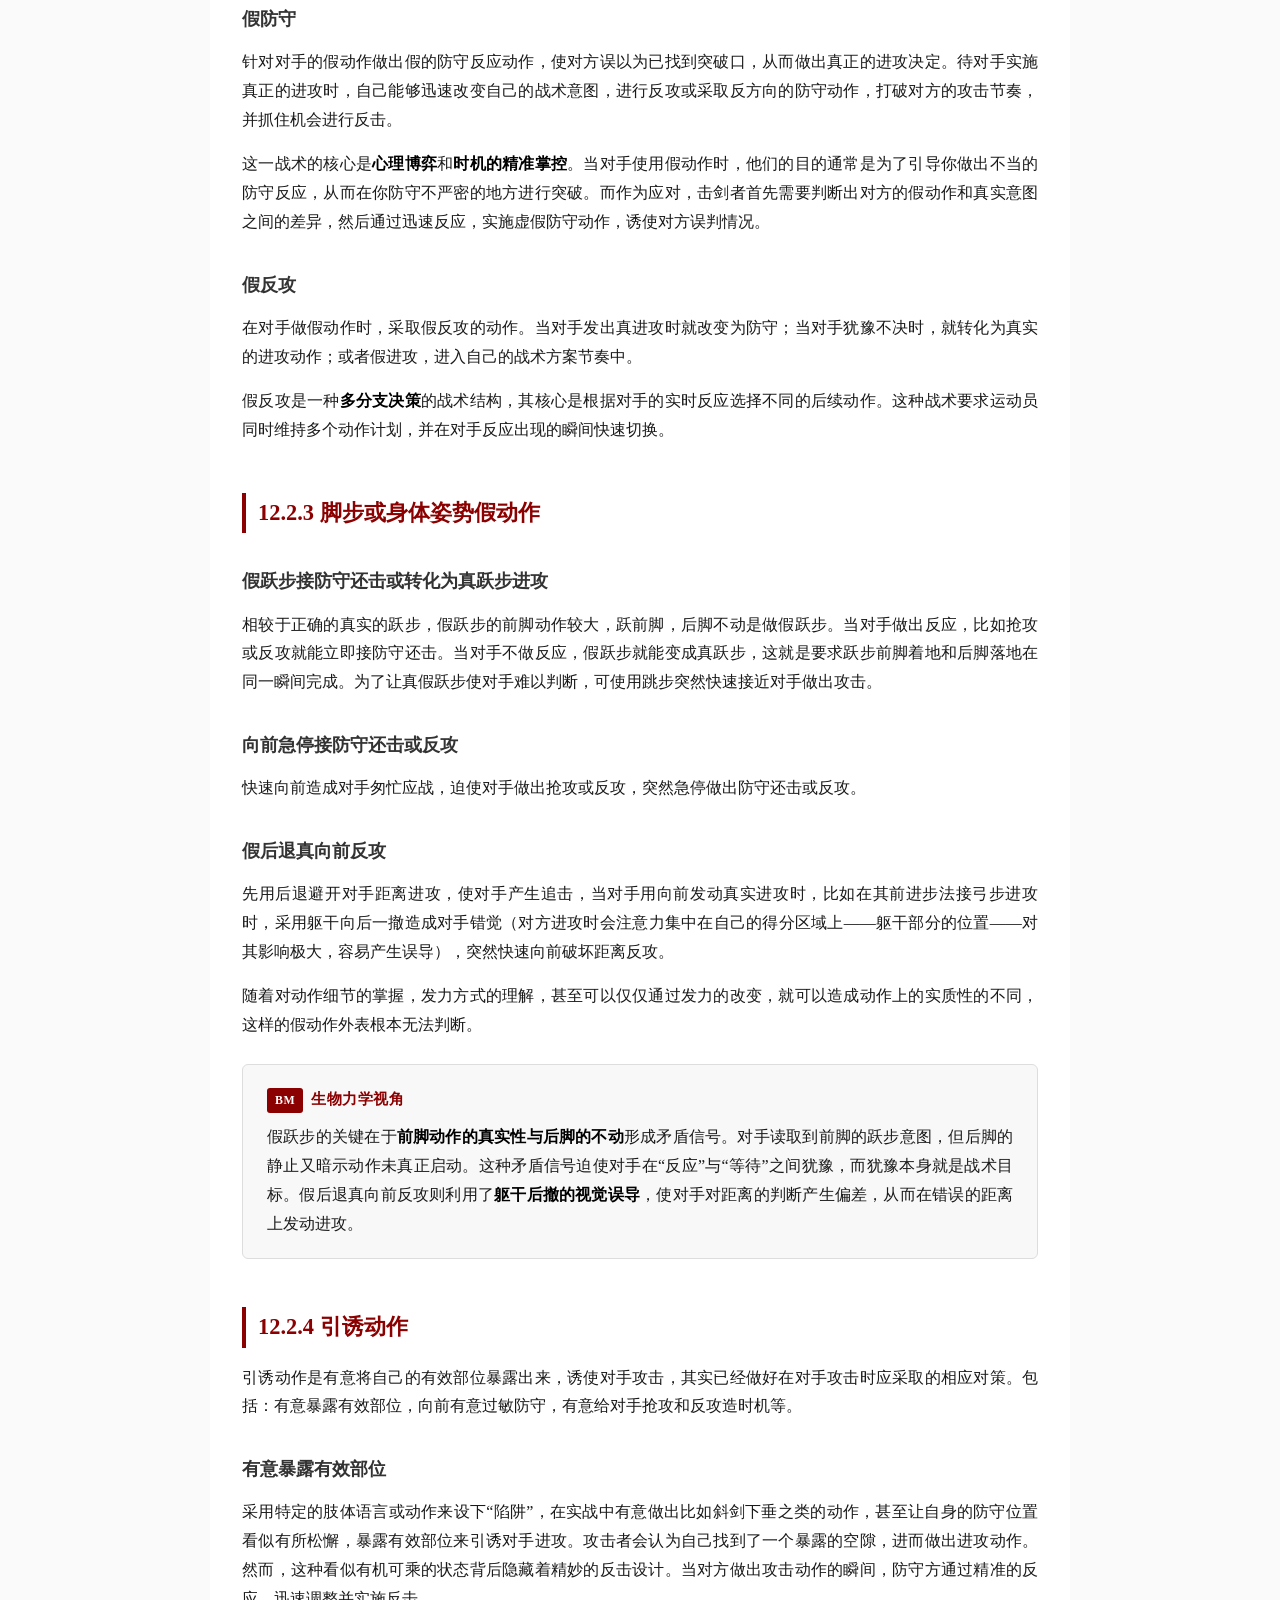
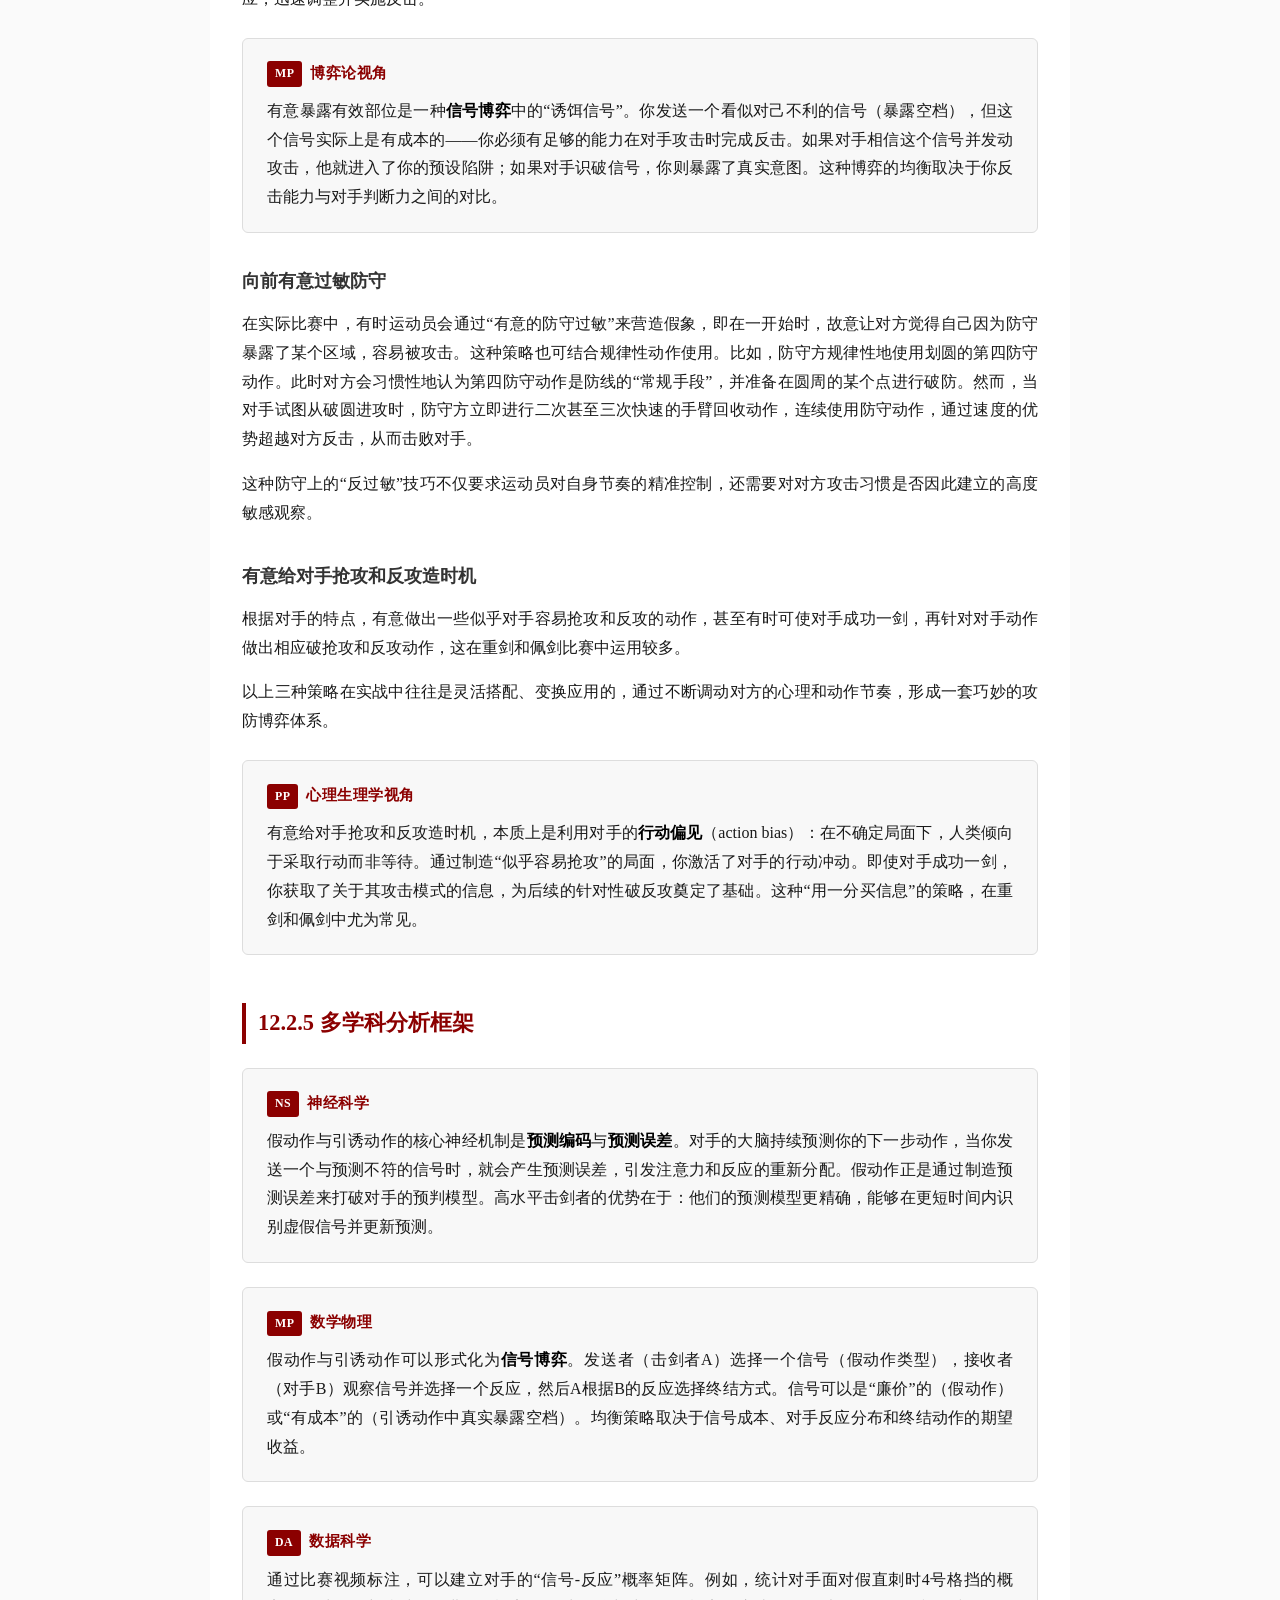
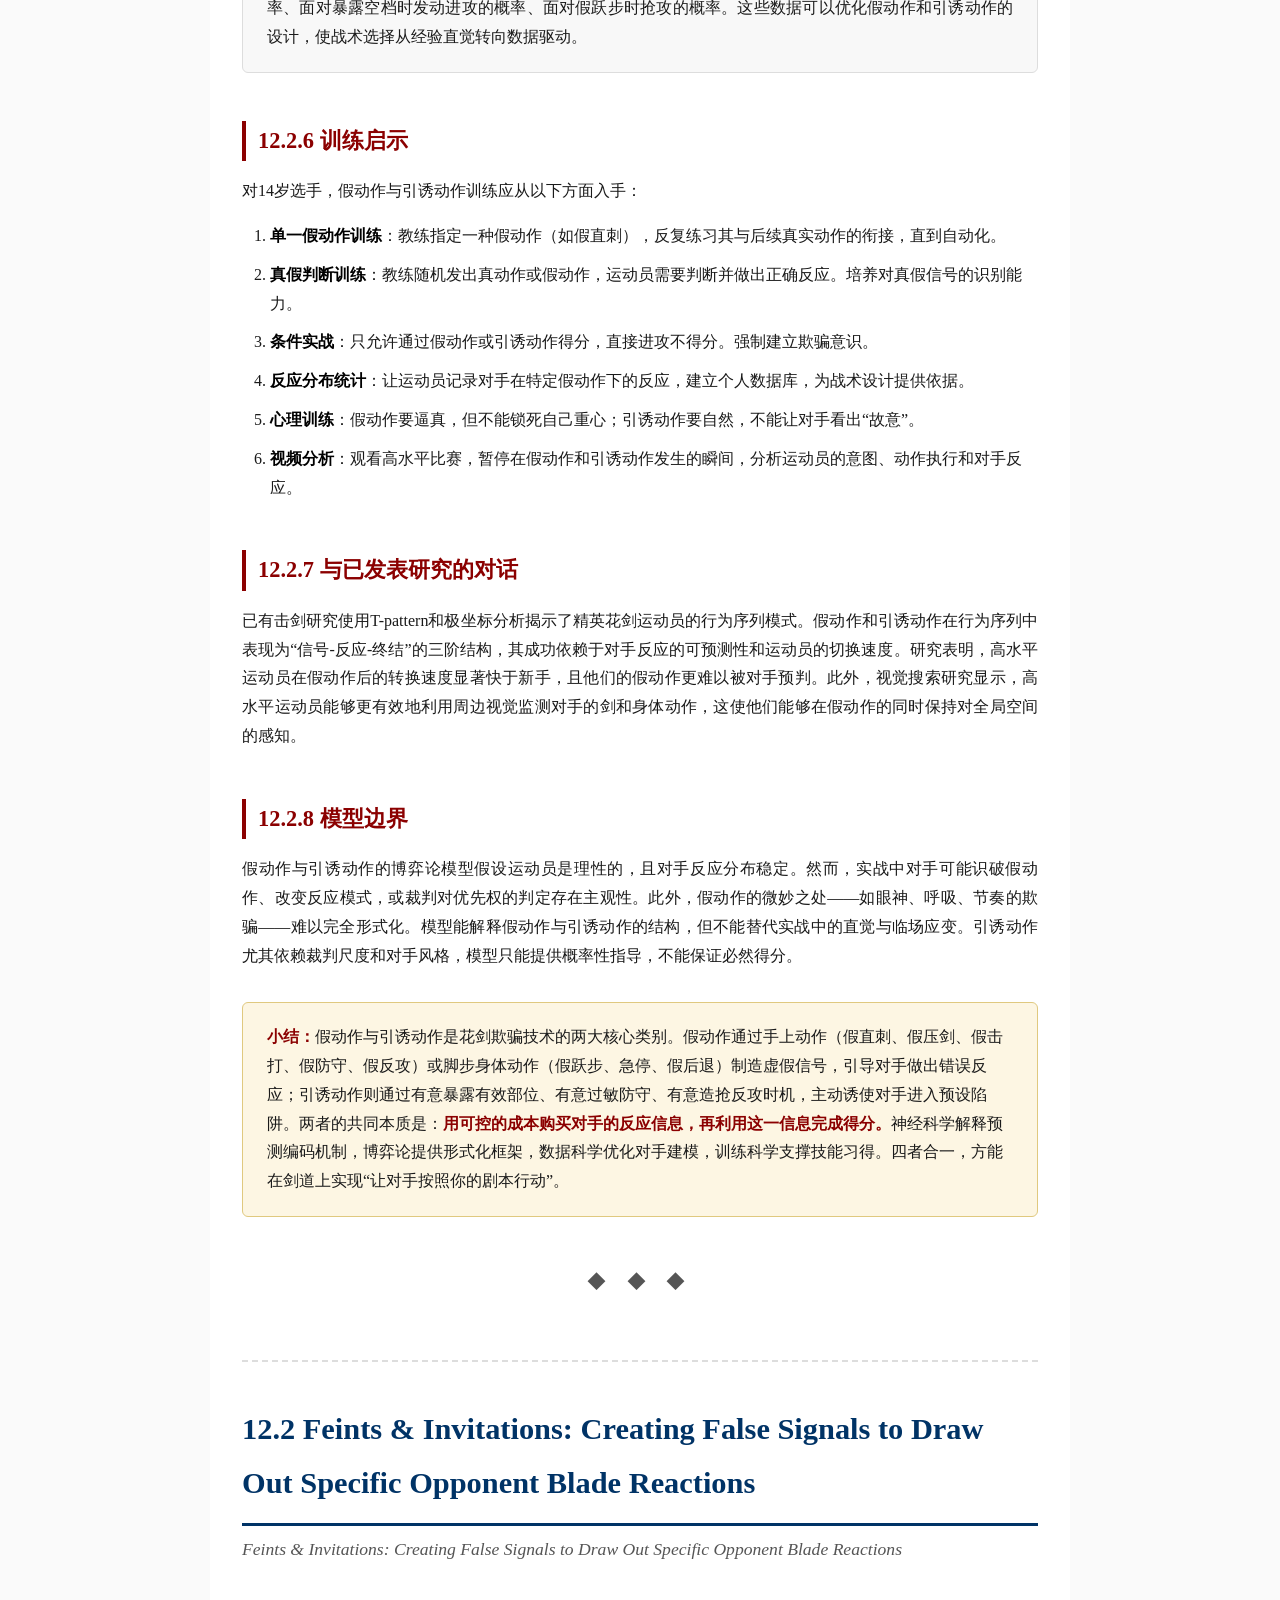
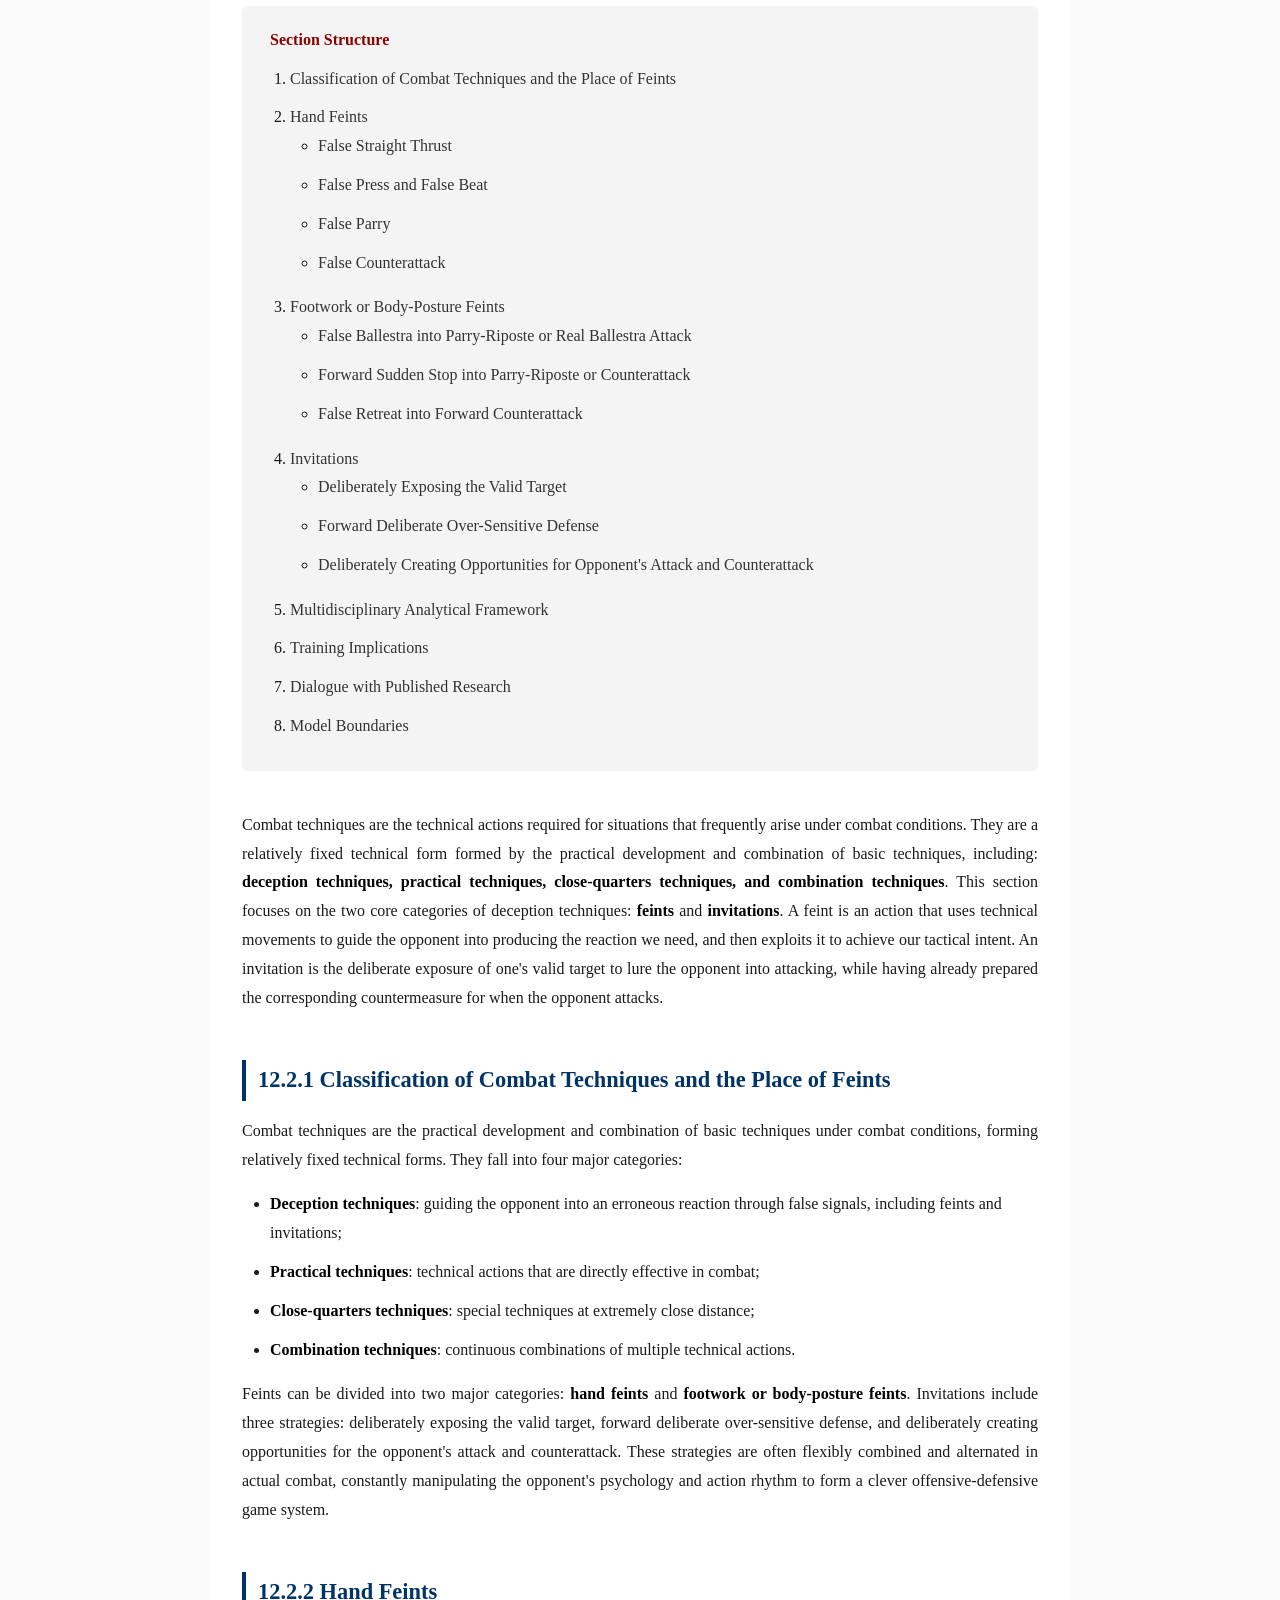
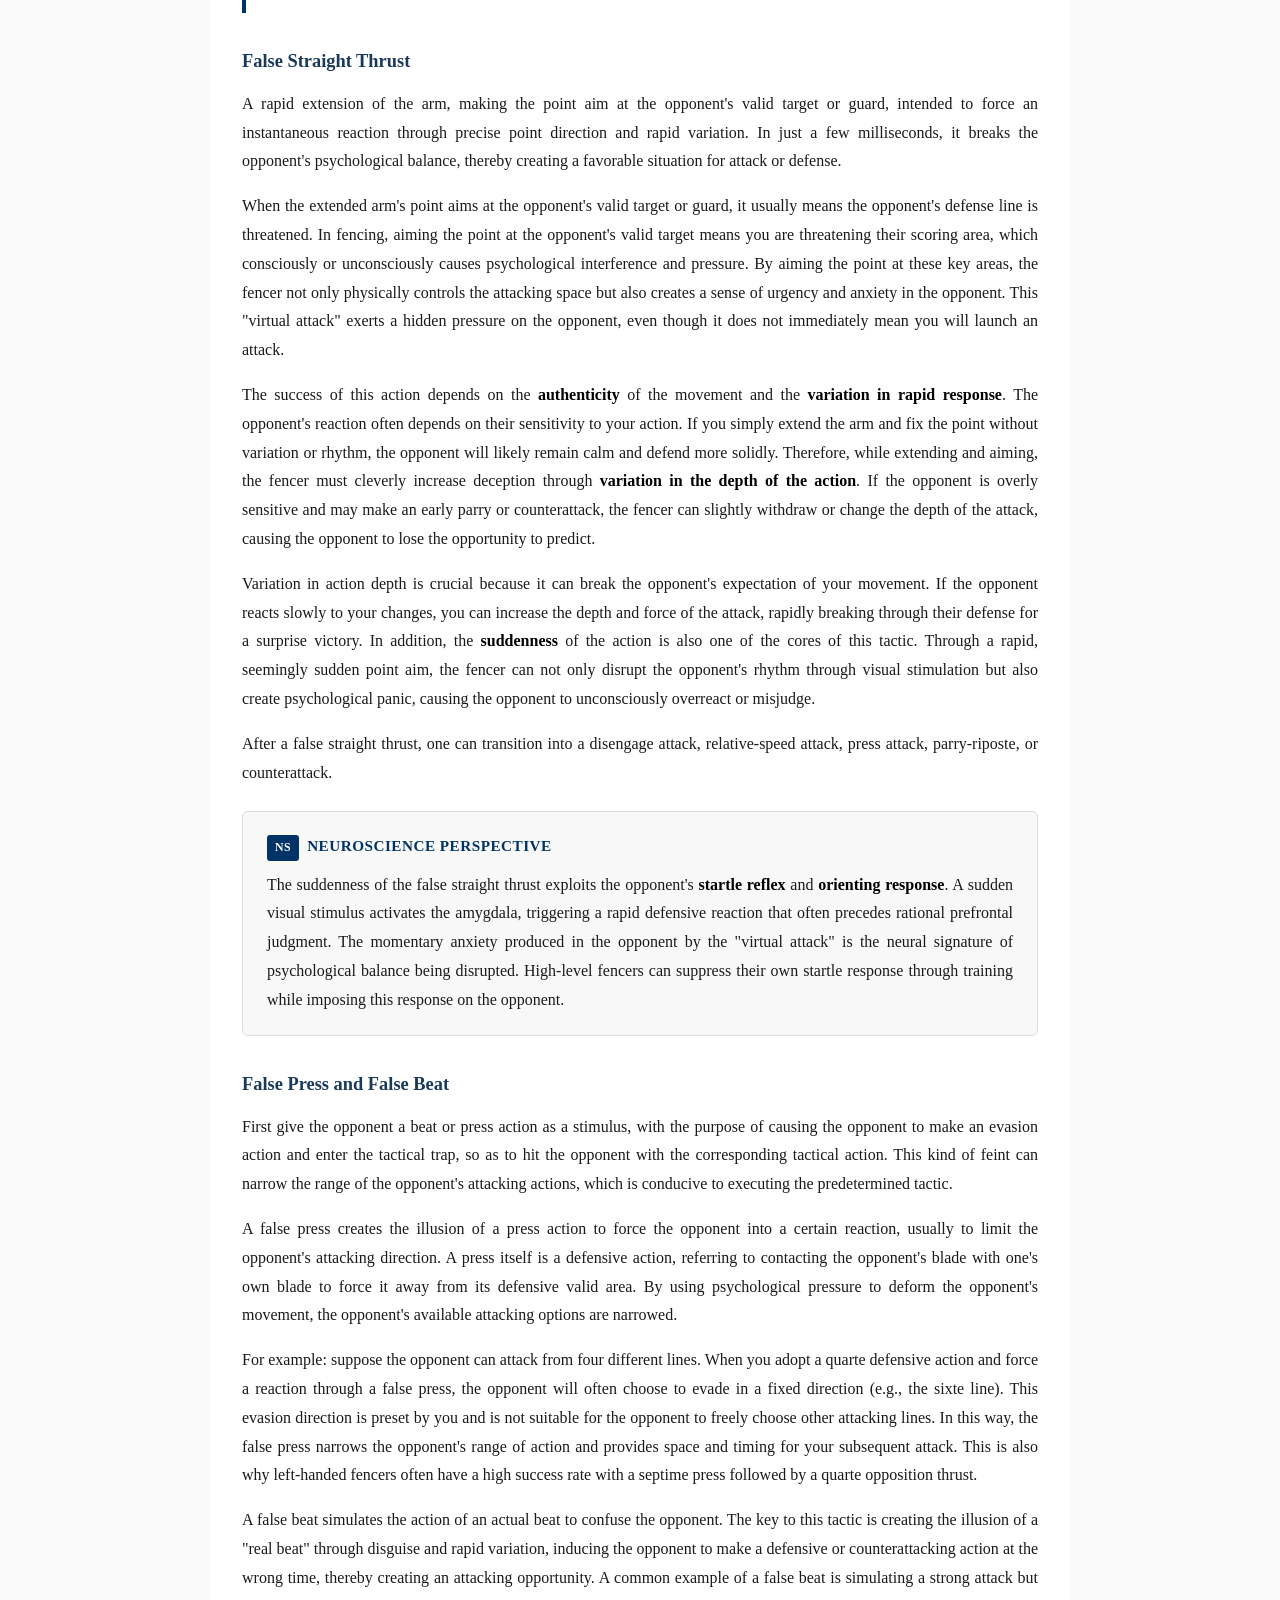
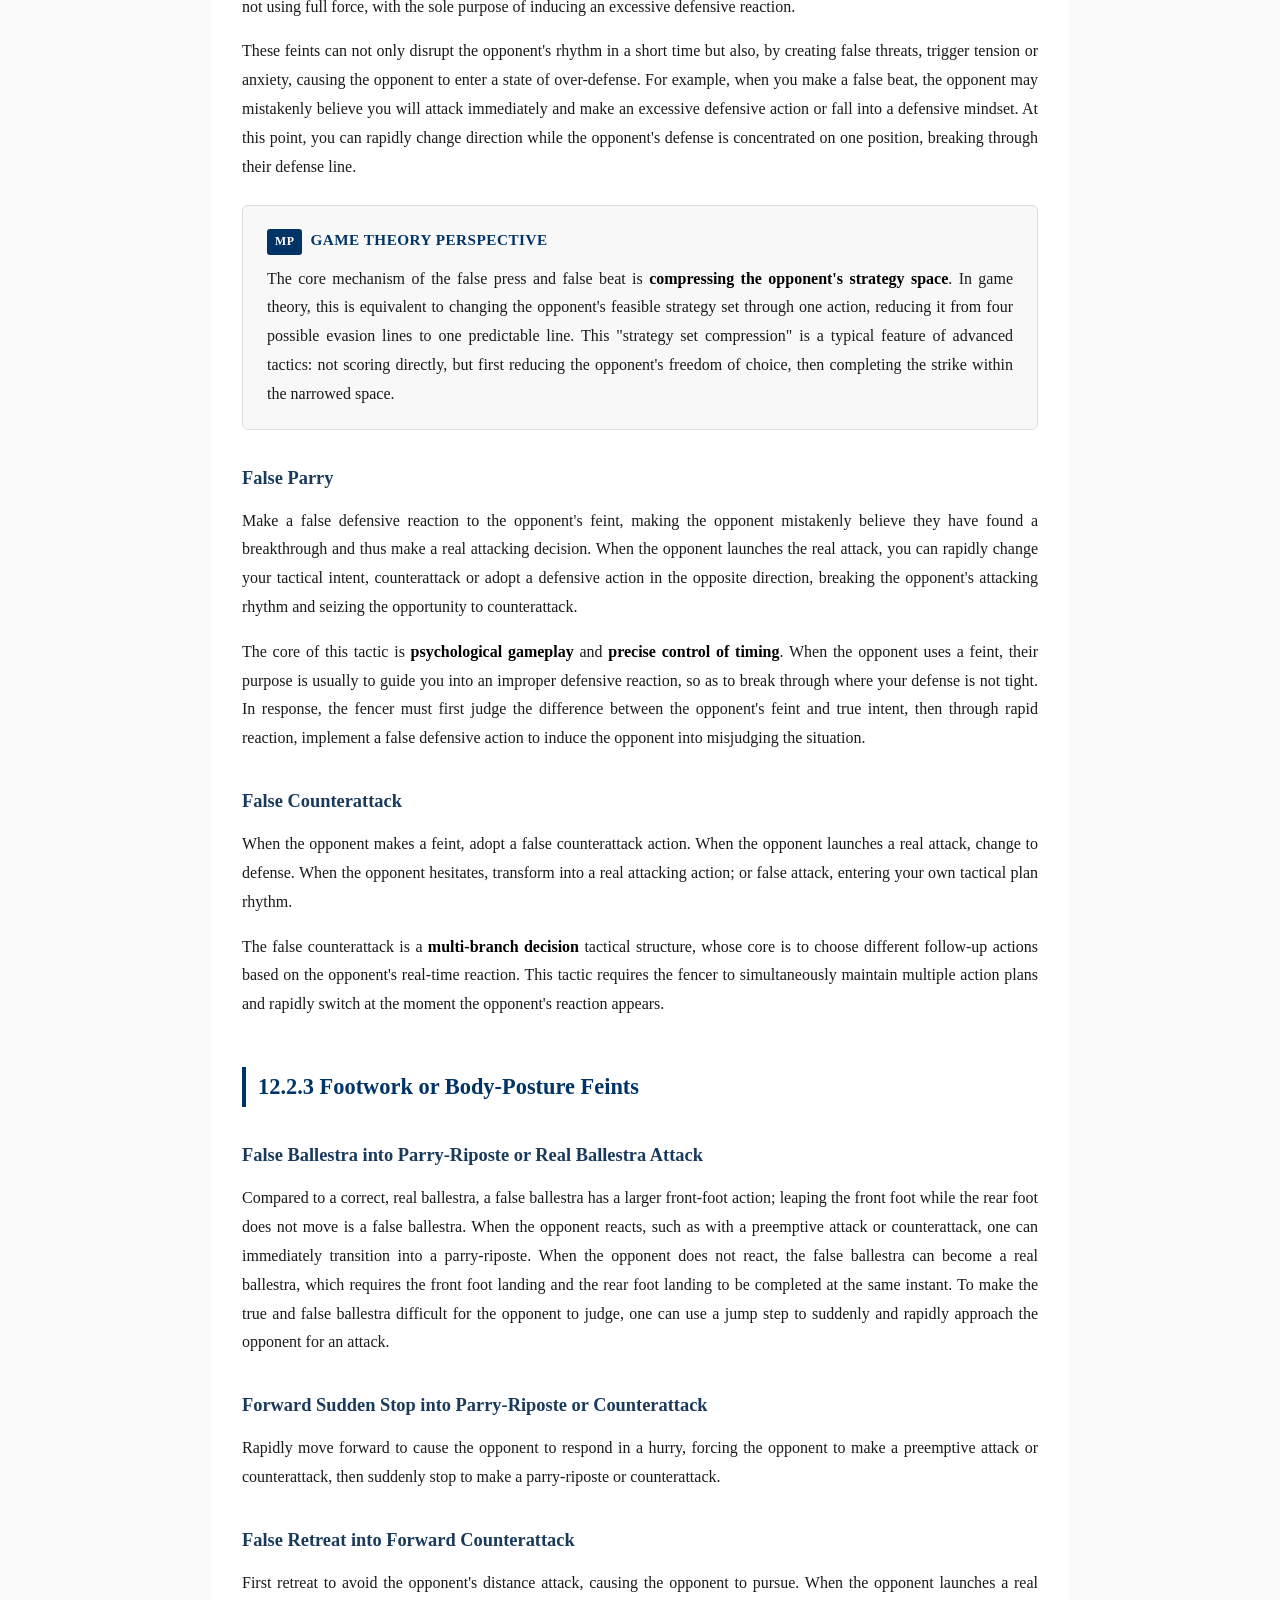
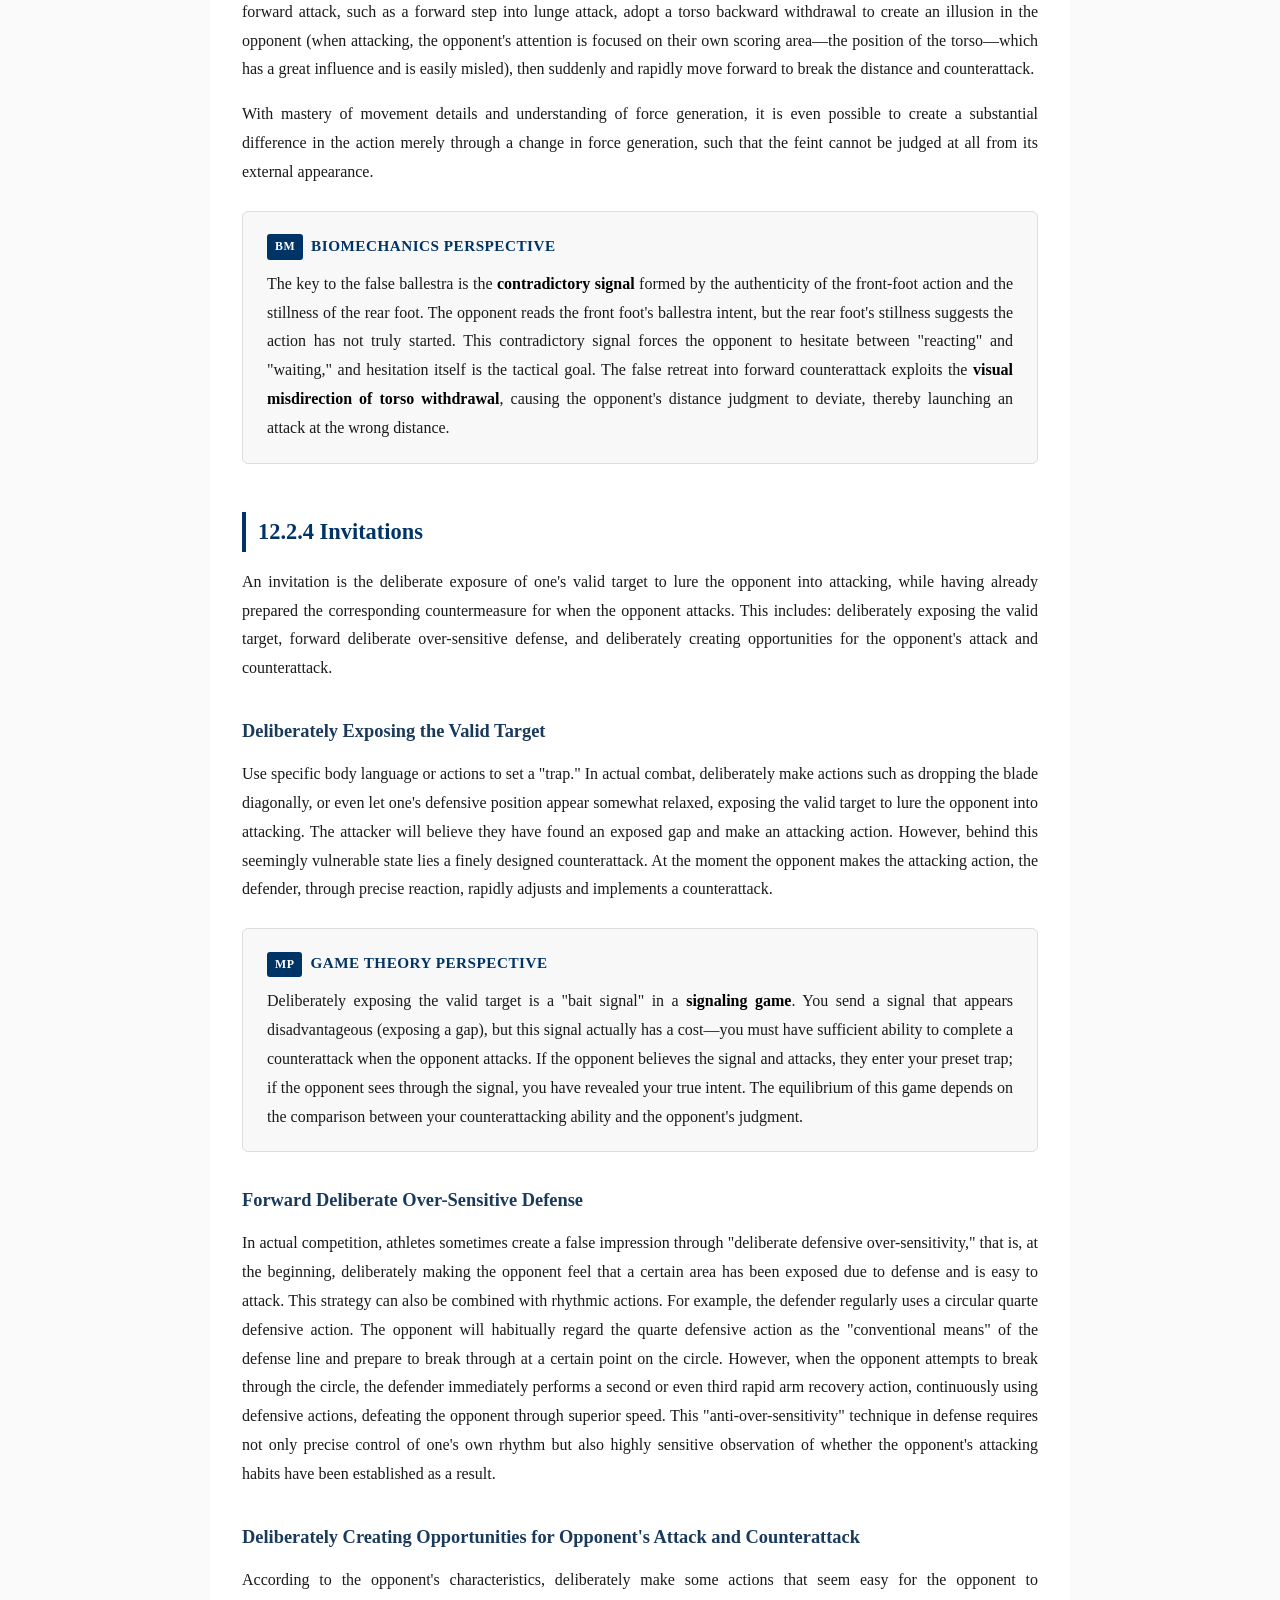
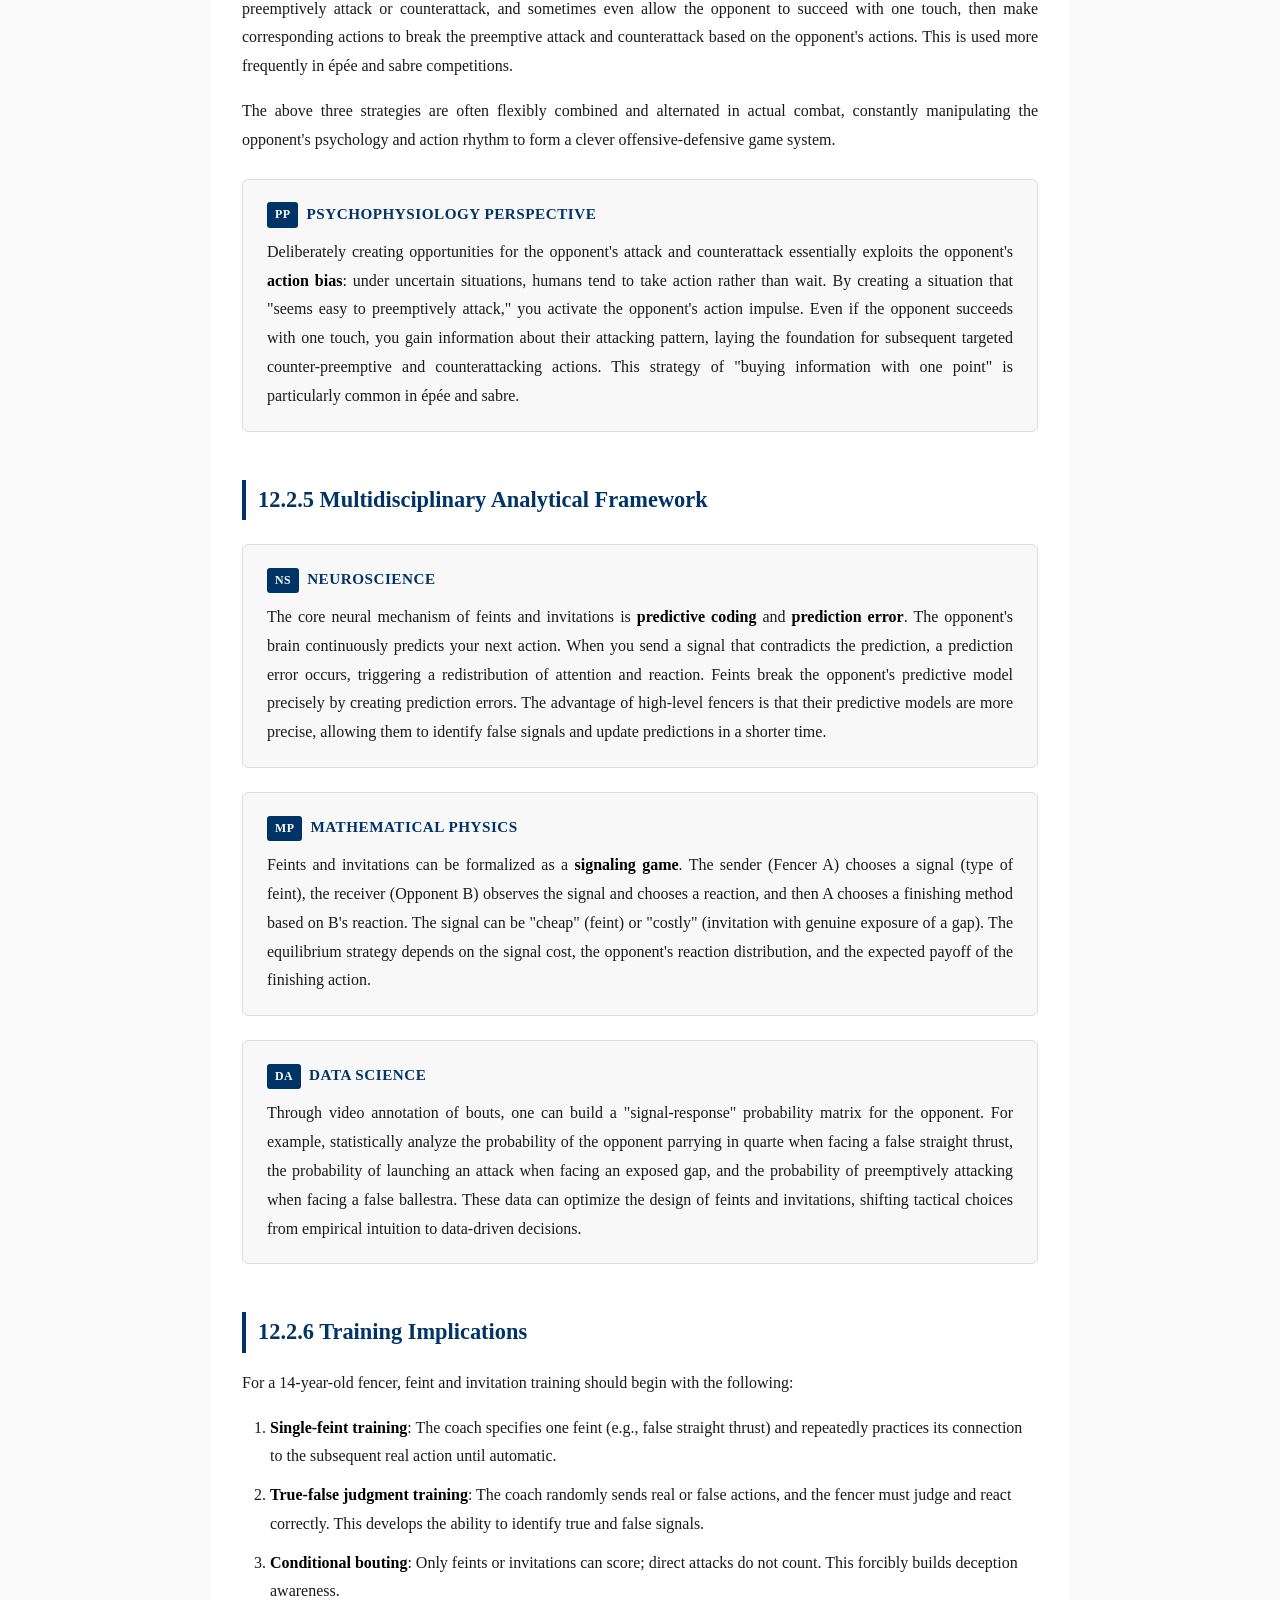
<file: 12_2.html>
<!DOCTYPE html>
<html lang="zh-CN">
<head>
<meta charset="UTF-8">
<meta name="viewport" content="width=device-width, initial-scale=1.0">
<title>12.2 假动作与引诱 | Feints &amp; Invitations</title>
<style>
  :root {
    --text: #1a1a1a;
    --muted: #555;
    --accent: #8b0000;
    --border: #ddd;
    --bg: #fafafa;
    --en-accent: #003366;
  }

  * { box-sizing: border-box; }

  body {
    font-family: "Georgia", "Songti SC", "SimSun", serif;
    line-height: 1.8;
    color: var(--text);
    background: var(--bg);
    margin: 0;
    padding: 0;
  }

  .container {
    max-width: 860px;
    margin: 0 auto;
    padding: 60px 32px 120px;
    background: #fff;
  }

  h1 {
    font-size: 1.9em;
    color: var(--accent);
    border-bottom: 3px solid var(--accent);
    padding-bottom: 12px;
    margin-top: 0;
    margin-bottom: 8px;
  }

  .subtitle {
    font-size: 1.1em;
    color: var(--muted);
    font-style: italic;
    margin-bottom: 40px;
  }

  h2 {
    font-size: 1.4em;
    color: var(--accent);
    margin-top: 48px;
    margin-bottom: 16px;
    padding-left: 12px;
    border-left: 4px solid var(--accent);
  }

  h3 {
    font-size: 1.15em;
    color: #333;
    margin-top: 32px;
    margin-bottom: 12px;
  }

  h4 {
    font-size: 1.05em;
    color: #444;
    margin-top: 24px;
    margin-bottom: 10px;
  }

  p {
    margin: 0 0 16px;
    text-align: justify;
  }

  ol, ul {
    margin: 0 0 16px;
    padding-left: 28px;
  }

  li {
    margin-bottom: 10px;
  }

  strong {
    color: #000;
    font-weight: 700;
  }

  em {
    color: var(--muted);
  }

  blockquote {
    border-left: 3px solid var(--border);
    margin: 20px 0;
    padding: 12px 20px;
    background: #f8f8f8;
    color: #333;
    font-style: italic;
  }

  .box {
    background: #f8f8f8;
    border: 1px solid var(--border);
    border-radius: 6px;
    padding: 20px 24px;
    margin: 24px 0;
  }

  .box-title {
    font-weight: 700;
    color: var(--accent);
    margin-bottom: 10px;
    font-size: 0.95em;
    text-transform: uppercase;
    letter-spacing: 0.5px;
  }

  .dimension {
    display: inline-block;
    background: var(--accent);
    color: #fff;
    font-size: 0.78em;
    font-weight: 700;
    padding: 2px 8px;
    border-radius: 3px;
    margin-right: 8px;
    vertical-align: middle;
  }

  .divider {
    text-align: center;
    color: var(--muted);
    margin: 48px 0;
    font-size: 1.2em;
    letter-spacing: 8px;
  }

  .en-section {
    border-top: 2px dashed var(--border);
    margin-top: 60px;
    padding-top: 40px;
  }

  .en-section h1 {
    color: var(--en-accent);
    border-bottom-color: var(--en-accent);
  }

  .en-section h2 {
    color: var(--en-accent);
    border-left-color: var(--en-accent);
  }

  .en-section h3 {
    color: #1a3a5c;
  }

  .en-section .dimension {
    background: var(--en-accent);
  }

  .en-section .box-title {
    color: var(--en-accent);
  }

  .summary {
    background: #fdf6e3;
    border: 1px solid #e0c97f;
    border-radius: 6px;
    padding: 20px 24px;
    margin: 32px 0;
  }

  .summary strong {
    color: var(--accent);
  }

  .en-section .summary strong {
    color: var(--en-accent);
  }

  .toc {
    background: #f4f4f4;
    border-radius: 6px;
    padding: 20px 28px;
    margin-bottom: 40px;
  }

  .toc-title {
    font-weight: 700;
    margin-bottom: 10px;
    color: var(--accent);
  }

  .toc ol {
    margin: 0;
    padding-left: 20px;
  }

  .toc a {
    color: #333;
    text-decoration: none;
  }

  .toc a:hover {
    color: var(--accent);
    text-decoration: underline;
  }

  .term {
    font-weight: 700;
    color: var(--accent);
  }

  @media (max-width: 600px) {
    .container { padding: 32px 18px 80px; }
    h1 { font-size: 1.5em; }
    h2 { font-size: 1.2em; }
    body { font-size: 15px; }
  }
</style>
</head>
<body>
<div class="container">

<!-- ==================== 中文版 ==================== -->
<h1>12.2 假动作与引诱：制造虚假信号以引出特定对手剑的反应</h1>
<div class="subtitle">Feints &amp; Invitations: Creating False Signals to Draw Out Specific Opponent Blade Reactions</div>

<div class="toc">
  <div class="toc-title">本节结构</div>
  <ol>
    <li><a href="#zh-1">实战技术的分类与假动作的定位</a></li>
    <li><a href="#zh-2">手上假动作</a>
      <ul>
        <li><a href="#zh-2-1">假直刺</a></li>
        <li><a href="#zh-2-2">假压剑与假击打</a></li>
        <li><a href="#zh-2-3">假防守</a></li>
        <li><a href="#zh-2-4">假反攻</a></li>
      </ul>
    </li>
    <li><a href="#zh-3">脚步或身体姿势假动作</a>
      <ul>
        <li><a href="#zh-3-1">假跃步接防守还击或转化为真跃步进攻</a></li>
        <li><a href="#zh-3-2">向前急停接防守还击或反攻</a></li>
        <li><a href="#zh-3-3">假后退真向前反攻</a></li>
      </ul>
    </li>
    <li><a href="#zh-4">引诱动作</a>
      <ul>
        <li><a href="#zh-4-1">有意暴露有效部位</a></li>
        <li><a href="#zh-4-2">向前有意过敏防守</a></li>
        <li><a href="#zh-4-3">有意给对手抢攻和反攻造时机</a></li>
      </ul>
    </li>
    <li><a href="#zh-5">多学科分析框架</a></li>
    <li><a href="#zh-6">训练启示</a></li>
    <li><a href="#zh-7">与已发表研究的对话</a></li>
    <li><a href="#zh-8">模型边界</a></li>
  </ol>
</div>

<p>实战技术是针对实战条件中经常出现的情况所需要运用的技术动作，是基本技术实用化发展和组合起来所形成的一种相应固定的技术形式，包括：<strong>欺骗技术、实用技术、近战技术、组合技术</strong>。本节聚焦于欺骗技术中的两大核心类别：<strong>假动作</strong>与<strong>引诱动作</strong>。假动作是运用技术动作来引导对方产生我方需要的反应，加以利用以达到我方战术意图的动作；引诱动作则是有意将自己的有效部位暴露出来，诱使对手攻击，其实已经做好在对手攻击时应采取的相应对策。</p>

<h2 id="zh-1">12.2.1 实战技术的分类与假动作的定位</h2>

<p>实战技术是基本技术在实战条件下的实用化发展与组合，形成了相对固定的技术形式。它分为四大类：</p>

<ul>
  <li><strong>欺骗技术</strong>：通过虚假信号引导对手做出错误反应，包括假动作与引诱动作；</li>
  <li><strong>实用技术</strong>：在实战中直接有效的技术动作；</li>
  <li><strong>近战技术</strong>：在极近距离下的特殊技术；</li>
  <li><strong>组合技术</strong>：多个技术动作的连续组合。</li>
</ul>

<p>假动作可以分为两大类：<strong>手上假动作</strong>与<strong>脚步或身体姿势假动作</strong>。引诱动作则包括有意暴露有效部位、向前有意过敏防守、有意给对手抢攻和反攻造时机三种策略。这些策略在实战中往往灵活搭配、变换应用，通过不断调动对方的心理和动作节奏，形成一套巧妙的攻防博弈体系。</p>

<h2 id="zh-2">12.2.2 手上假动作</h2>

<h3 id="zh-2-1">假直刺</h3>

<p>快速伸臂，做出剑尖对准对手有效部位或护手盘的动作，旨在通过精确的剑尖指向和迅速的变化，迫使对手产生瞬间的反应。在短短几毫秒之间打破对手的心理平衡，从而为进攻或防守创造有利的局面。</p>

<p>当伸臂剑尖指向对手的有效部位或护手盘，通常意味着对方的防线受到了威胁。在击剑比赛中，剑尖指向对方的有效部位意味着你正在威胁对方的得分区，其有意或无意中，都会在其心理上造成干扰和压力。通过剑尖指向这些关键区域，击剑者不仅在物理上控制了攻击的空间，还能让对方产生紧迫感和焦虑感。这种“虚拟的进攻”给对方造成一种隐性的压力，即使这并不立刻意味着你会发动攻击。</p>

<p>这一动作的成功与否，关键在于动作的<strong>真实感</strong>和<strong>快速反应的变化</strong>。对手的反应往往取决于他们对你动作的敏感度。如果你只是简单地伸臂并固定剑尖，动作缺乏变化或节奏的起伏，那么对手很可能会保持冷静，防守得更加牢固。因此，击剑者在伸臂指向的同时，需要巧妙地通过<strong>动作深度的变化</strong>来增加欺骗性。假如对手过于敏感，可能会做出提前防守或反击的动作，这时，击剑者可以通过轻微收回或改变攻击的深度，使对方失去预判的机会。</p>

<p>动作深度的变化至关重要，因为它能够打破对方对你行动的预期。如果对方对你的动作变化反应迟缓，那么你可以加大攻击的深度和力度，迅速打破对方的防线，达到出奇制胜的效果。此外，动作的<strong>突然性</strong>也是这一战术的核心之一。通过快速的、看似突然的剑尖指向，击剑者不仅能够通过视觉上的刺激打乱对方的节奏，还能制造出心理上的惊慌，使对手不自觉地做出过度反应或错误判断。</p>

<p>假直刺后可转移进攻、相对速度进攻、压剑进攻及防守还击和反攻。</p>

<div class="box">
  <div class="box-title"><span class="dimension">NS</span>神经科学视角</div>
  <p style="margin-bottom:0;">假直刺的突然性利用了对手的<strong>惊跳反射</strong>和<strong>定向反应</strong>。突然的视觉刺激会激活杏仁核，引发快速的防御性反应，而这一反应往往早于前额叶的理性判断。对手在“虚拟进攻”面前产生的瞬间焦虑，正是心理平衡被打破的神经标志。高水平的击剑者能够通过训练抑制自身的惊跳反应，同时对对手施加这种反应。</p>
</div>

<h3 id="zh-2-2">假压剑与假击打</h3>

<p>先给对手一个击打或压剑动作刺激，目的要引起对手摆脱动作而使对手进入战术动作圈套，以相应战术动作击中对手。这种假动作能使对手攻击的动作范围缩小，有利于执行预想的战术。</p>

<p>假压剑是通过制造压剑动作的假象，迫使对手做出某种反应，通常是用来限制对方的进攻方向。压剑本身是一种防守动作，指的是通过自己的剑刃与对方的剑刃接触，将其逼迫偏离其自己防守的有效区。利用压迫心理，让其动作变形，进而使对手攻击的动作可选范围缩小。</p>

<p>举个例子：假设对手可以从四条不同的进攻线路上进行攻击，当你采取第四防守动作，通过假压剑迫使对方做出反应时，对手往往会选择从一个固定的方向摆脱（比如第六姿势线）。这个摆脱方向是你预设的，并且不适合对手自由选择其他的攻击线路。这样，假压剑通过限制对手的动作范围，为你后续的攻击行动提供了空间和时机。左手持剑的运动员常用第七压剑接第四对抗刺成功率较高，也是这个原因。</p>

<p>假击打则是通过模拟实际击打的动作来迷惑对手。这种战术的关键是通过伪装和快速变化来制造“真击打”的错觉，诱使对方在错误的时机做出防守或反击，进而为你创造进攻机会。假击打的一个常见例子是模拟一次强烈的攻击，但实际上并没有用足全力，目的仅仅是引导对方做出过度的防守反应。</p>

<p>这些假动作不仅能够在短时间内打乱对方的节奏，还能通过制造虚假的威胁，引发对方的紧张或焦虑，使他们进入一种过度防守的状态。例如，当你做出一个假击打时，对手可能会误以为你会立刻攻击，并进行过度的防守动作，或者是陷入防守思维中。此时，你可以在他们防守过于集中某一位置时，迅速变换方向，打破对方的防线。</p>

<div class="box">
  <div class="box-title"><span class="dimension">MP</span>博弈论视角</div>
  <p style="margin-bottom:0;">假压剑与假击打的核心机制是<strong>限制对手的策略空间</strong>。在博弈论中，这相当于通过一个动作改变对手的可行策略集，使其从四条可能的摆脱线路缩减为一条可预测的线路。这种“策略集压缩”是高级战术的典型特征：不是直接得分，而是先降低对手的选择自由度，再在缩小的空间内完成打击。</p>
</div>

<h3 id="zh-2-3">假防守</h3>

<p>针对对手的假动作做出假的防守反应动作，使对方误以为已找到突破口，从而做出真正的进攻决定。待对手实施真正的进攻时，自己能够迅速改变自己的战术意图，进行反攻或采取反方向的防守动作，打破对方的攻击节奏，并抓住机会进行反击。</p>

<p>这一战术的核心是<strong>心理博弈</strong>和<strong>时机的精准掌控</strong>。当对手使用假动作时，他们的目的通常是为了引导你做出不当的防守反应，从而在你防守不严密的地方进行突破。而作为应对，击剑者首先需要判断出对方的假动作和真实意图之间的差异，然后通过迅速反应，实施虚假防守动作，诱使对方误判情况。</p>

<h3 id="zh-2-4">假反攻</h3>

<p>在对手做假动作时，采取假反攻的动作。当对手发出真进攻时就改变为防守；当对手犹豫不决时，就转化为真实的进攻动作；或者假进攻，进入自己的战术方案节奏中。</p>

<p>假反攻是一种<strong>多分支决策</strong>的战术结构，其核心是根据对手的实时反应选择不同的后续动作。这种战术要求运动员同时维持多个动作计划，并在对手反应出现的瞬间快速切换。</p>

<h2 id="zh-3">12.2.3 脚步或身体姿势假动作</h2>

<h3 id="zh-3-1">假跃步接防守还击或转化为真跃步进攻</h3>

<p>相较于正确的真实的跃步，假跃步的前脚动作较大，跃前脚，后脚不动是做假跃步。当对手做出反应，比如抢攻或反攻就能立即接防守还击。当对手不做反应，假跃步就能变成真跃步，这就是要求跃步前脚着地和后脚落地在同一瞬间完成。为了让真假跃步使对手难以判断，可使用跳步突然快速接近对手做出攻击。</p>

<h3 id="zh-3-2">向前急停接防守还击或反攻</h3>

<p>快速向前造成对手匆忙应战，迫使对手做出抢攻或反攻，突然急停做出防守还击或反攻。</p>

<h3 id="zh-3-3">假后退真向前反攻</h3>

<p>先用后退避开对手距离进攻，使对手产生追击，当对手用向前发动真实进攻时，比如在其前进步法接弓步进攻时，采用躯干向后一撤造成对手错觉（对方进攻时会注意力集中在自己的得分区域上——躯干部分的位置——对其影响极大，容易产生误导），突然快速向前破坏距离反攻。</p>

<p>随着对动作细节的掌握，发力方式的理解，甚至可以仅仅通过发力的改变，就可以造成动作上的实质性的不同，这样的假动作外表根本无法判断。</p>

<div class="box">
  <div class="box-title"><span class="dimension">BM</span>生物力学视角</div>
  <p style="margin-bottom:0;">假跃步的关键在于<strong>前脚动作的真实性与后脚的不动</strong>形成矛盾信号。对手读取到前脚的跃步意图，但后脚的静止又暗示动作未真正启动。这种矛盾信号迫使对手在“反应”与“等待”之间犹豫，而犹豫本身就是战术目标。假后退真向前反攻则利用了<strong>躯干后撤的视觉误导</strong>，使对手对距离的判断产生偏差，从而在错误的距离上发动进攻。</p>
</div>

<h2 id="zh-4">12.2.4 引诱动作</h2>

<p>引诱动作是有意将自己的有效部位暴露出来，诱使对手攻击，其实已经做好在对手攻击时应采取的相应对策。包括：有意暴露有效部位，向前有意过敏防守，有意给对手抢攻和反攻造时机等。</p>

<h3 id="zh-4-1">有意暴露有效部位</h3>

<p>采用特定的肢体语言或动作来设下“陷阱”，在实战中有意做出比如斜剑下垂之类的动作，甚至让自身的防守位置看似有所松懈，暴露有效部位来引诱对手进攻。攻击者会认为自己找到了一个暴露的空隙，进而做出进攻动作。然而，这种看似有机可乘的状态背后隐藏着精妙的反击设计。当对方做出攻击动作的瞬间，防守方通过精准的反应，迅速调整并实施反击。</p>

<div class="box">
  <div class="box-title"><span class="dimension">MP</span>博弈论视角</div>
  <p style="margin-bottom:0;">有意暴露有效部位是一种<strong>信号博弈</strong>中的“诱饵信号”。你发送一个看似对己不利的信号（暴露空档），但这个信号实际上是有成本的——你必须有足够的能力在对手攻击时完成反击。如果对手相信这个信号并发动攻击，他就进入了你的预设陷阱；如果对手识破信号，你则暴露了真实意图。这种博弈的均衡取决于你反击能力与对手判断力之间的对比。</p>
</div>

<h3 id="zh-4-2">向前有意过敏防守</h3>

<p>在实际比赛中，有时运动员会通过“有意的防守过敏”来营造假象，即在一开始时，故意让对方觉得自己因为防守暴露了某个区域，容易被攻击。这种策略也可结合规律性动作使用。比如，防守方规律性地使用划圆的第四防守动作。此时对方会习惯性地认为第四防守动作是防线的“常规手段”，并准备在圆周的某个点进行破防。然而，当对手试图从破圆进攻时，防守方立即进行二次甚至三次快速的手臂回收动作，连续使用防守动作，通过速度的优势超越对方反击，从而击败对手。</p>

<p>这种防守上的“反过敏”技巧不仅要求运动员对自身节奏的精准控制，还需要对对方攻击习惯是否因此建立的高度敏感观察。</p>

<h3 id="zh-4-3">有意给对手抢攻和反攻造时机</h3>

<p>根据对手的特点，有意做出一些似乎对手容易抢攻和反攻的动作，甚至有时可使对手成功一剑，再针对对手动作做出相应破抢攻和反攻动作，这在重剑和佩剑比赛中运用较多。</p>

<p>以上三种策略在实战中往往是灵活搭配、变换应用的，通过不断调动对方的心理和动作节奏，形成一套巧妙的攻防博弈体系。</p>

<div class="box">
  <div class="box-title"><span class="dimension">PP</span>心理生理学视角</div>
  <p style="margin-bottom:0;">有意给对手抢攻和反攻造时机，本质上是利用对手的<strong>行动偏见</strong>（action bias）：在不确定局面下，人类倾向于采取行动而非等待。通过制造“似乎容易抢攻”的局面，你激活了对手的行动冲动。即使对手成功一剑，你获取了关于其攻击模式的信息，为后续的针对性破反攻奠定了基础。这种“用一分买信息”的策略，在重剑和佩剑中尤为常见。</p>
</div>

<h2 id="zh-5">12.2.5 多学科分析框架</h2>

<div class="box">
  <div class="box-title"><span class="dimension">NS</span>神经科学</div>
  <p style="margin-bottom:0;">假动作与引诱动作的核心神经机制是<strong>预测编码</strong>与<strong>预测误差</strong>。对手的大脑持续预测你的下一步动作，当你发送一个与预测不符的信号时，就会产生预测误差，引发注意力和反应的重新分配。假动作正是通过制造预测误差来打破对手的预判模型。高水平击剑者的优势在于：他们的预测模型更精确，能够在更短时间内识别虚假信号并更新预测。</p>
</div>

<div class="box">
  <div class="box-title"><span class="dimension">MP</span>数学物理</div>
  <p style="margin-bottom:0;">假动作与引诱动作可以形式化为<strong>信号博弈</strong>。发送者（击剑者A）选择一个信号（假动作类型），接收者（对手B）观察信号并选择一个反应，然后A根据B的反应选择终结方式。信号可以是“廉价”的（假动作）或“有成本”的（引诱动作中真实暴露空档）。均衡策略取决于信号成本、对手反应分布和终结动作的期望收益。</p>
</div>

<div class="box">
  <div class="box-title"><span class="dimension">DA</span>数据科学</div>
  <p style="margin-bottom:0;">通过比赛视频标注，可以建立对手的“信号-反应”概率矩阵。例如，统计对手面对假直刺时4号格挡的概率、面对暴露空档时发动进攻的概率、面对假跃步时抢攻的概率。这些数据可以优化假动作和引诱动作的设计，使战术选择从经验直觉转向数据驱动。</p>
</div>

<h2 id="zh-6">12.2.6 训练启示</h2>

<p>对14岁选手，假动作与引诱动作训练应从以下方面入手：</p>

<ol>
  <li><strong>单一假动作训练</strong>：教练指定一种假动作（如假直刺），反复练习其与后续真实动作的衔接，直到自动化。</li>
  <li><strong>真假判断训练</strong>：教练随机发出真动作或假动作，运动员需要判断并做出正确反应。培养对真假信号的识别能力。</li>
  <li><strong>条件实战</strong>：只允许通过假动作或引诱动作得分，直接进攻不得分。强制建立欺骗意识。</li>
  <li><strong>反应分布统计</strong>：让运动员记录对手在特定假动作下的反应，建立个人数据库，为战术设计提供依据。</li>
  <li><strong>心理训练</strong>：假动作要逼真，但不能锁死自己重心；引诱动作要自然，不能让对手看出“故意”。</li>
  <li><strong>视频分析</strong>：观看高水平比赛，暂停在假动作和引诱动作发生的瞬间，分析运动员的意图、动作执行和对手反应。</li>
</ol>

<h2 id="zh-7">12.2.7 与已发表研究的对话</h2>

<p>已有击剑研究使用T-pattern和极坐标分析揭示了精英花剑运动员的行为序列模式。假动作和引诱动作在行为序列中表现为“信号-反应-终结”的三阶结构，其成功依赖于对手反应的可预测性和运动员的切换速度。研究表明，高水平运动员在假动作后的转换速度显著快于新手，且他们的假动作更难以被对手预判。此外，视觉搜索研究显示，高水平运动员能够更有效地利用周边视觉监测对手的剑和身体动作，这使他们能够在假动作的同时保持对全局空间的感知。</p>

<h2 id="zh-8">12.2.8 模型边界</h2>

<p>假动作与引诱动作的博弈论模型假设运动员是理性的，且对手反应分布稳定。然而，实战中对手可能识破假动作、改变反应模式，或裁判对优先权的判定存在主观性。此外，假动作的微妙之处——如眼神、呼吸、节奏的欺骗——难以完全形式化。模型能解释假动作与引诱动作的结构，但不能替代实战中的直觉与临场应变。引诱动作尤其依赖裁判尺度和对手风格，模型只能提供概率性指导，不能保证必然得分。</p>

<div class="summary">
  <strong>小结：</strong>假动作与引诱动作是花剑欺骗技术的两大核心类别。假动作通过手上动作（假直刺、假压剑、假击打、假防守、假反攻）或脚步身体动作（假跃步、急停、假后退）制造虚假信号，引导对手做出错误反应；引诱动作则通过有意暴露有效部位、有意过敏防守、有意造抢反攻时机，主动诱使对手进入预设陷阱。两者的共同本质是：<strong>用可控的成本购买对手的反应信息，再利用这一信息完成得分。</strong>神经科学解释预测编码机制，博弈论提供形式化框架，数据科学优化对手建模，训练科学支撑技能习得。四者合一，方能在剑道上实现“让对手按照你的剧本行动”。
</div>

<div class="divider">◆ ◆ ◆</div>

<!-- ==================== 英文版 ==================== -->
<div class="en-section">

<h1>12.2 Feints &amp; Invitations: Creating False Signals to Draw Out Specific Opponent Blade Reactions</h1>
<div class="subtitle">Feints &amp; Invitations: Creating False Signals to Draw Out Specific Opponent Blade Reactions</div>

<div class="toc">
  <div class="toc-title">Section Structure</div>
  <ol>
    <li><a href="#en-1">Classification of Combat Techniques and the Place of Feints</a></li>
    <li><a href="#en-2">Hand Feints</a>
      <ul>
        <li><a href="#en-2-1">False Straight Thrust</a></li>
        <li><a href="#en-2-2">False Press and False Beat</a></li>
        <li><a href="#en-2-3">False Parry</a></li>
        <li><a href="#en-2-4">False Counterattack</a></li>
      </ul>
    </li>
    <li><a href="#en-3">Footwork or Body-Posture Feints</a>
      <ul>
        <li><a href="#en-3-1">False Ballestra into Parry-Riposte or Real Ballestra Attack</a></li>
        <li><a href="#en-3-2">Forward Sudden Stop into Parry-Riposte or Counterattack</a></li>
        <li><a href="#en-3-3">False Retreat into Forward Counterattack</a></li>
      </ul>
    </li>
    <li><a href="#en-4">Invitations</a>
      <ul>
        <li><a href="#en-4-1">Deliberately Exposing the Valid Target</a></li>
        <li><a href="#en-4-2">Forward Deliberate Over-Sensitive Defense</a></li>
        <li><a href="#en-4-3">Deliberately Creating Opportunities for Opponent's Attack and Counterattack</a></li>
      </ul>
    </li>
    <li><a href="#en-5">Multidisciplinary Analytical Framework</a></li>
    <li><a href="#en-6">Training Implications</a></li>
    <li><a href="#en-7">Dialogue with Published Research</a></li>
    <li><a href="#en-8">Model Boundaries</a></li>
  </ol>
</div>

<p>Combat techniques are the technical actions required for situations that frequently arise under combat conditions. They are a relatively fixed technical form formed by the practical development and combination of basic techniques, including: <strong>deception techniques, practical techniques, close-quarters techniques, and combination techniques</strong>. This section focuses on the two core categories of deception techniques: <strong>feints</strong> and <strong>invitations</strong>. A feint is an action that uses technical movements to guide the opponent into producing the reaction we need, and then exploits it to achieve our tactical intent. An invitation is the deliberate exposure of one's valid target to lure the opponent into attacking, while having already prepared the corresponding countermeasure for when the opponent attacks.</p>

<h2 id="en-1">12.2.1 Classification of Combat Techniques and the Place of Feints</h2>

<p>Combat techniques are the practical development and combination of basic techniques under combat conditions, forming relatively fixed technical forms. They fall into four major categories:</p>

<ul>
  <li><strong>Deception techniques</strong>: guiding the opponent into an erroneous reaction through false signals, including feints and invitations;</li>
  <li><strong>Practical techniques</strong>: technical actions that are directly effective in combat;</li>
  <li><strong>Close-quarters techniques</strong>: special techniques at extremely close distance;</li>
  <li><strong>Combination techniques</strong>: continuous combinations of multiple technical actions.</li>
</ul>

<p>Feints can be divided into two major categories: <strong>hand feints</strong> and <strong>footwork or body-posture feints</strong>. Invitations include three strategies: deliberately exposing the valid target, forward deliberate over-sensitive defense, and deliberately creating opportunities for the opponent's attack and counterattack. These strategies are often flexibly combined and alternated in actual combat, constantly manipulating the opponent's psychology and action rhythm to form a clever offensive-defensive game system.</p>

<h2 id="en-2">12.2.2 Hand Feints</h2>

<h3 id="en-2-1">False Straight Thrust</h3>

<p>A rapid extension of the arm, making the point aim at the opponent's valid target or guard, intended to force an instantaneous reaction through precise point direction and rapid variation. In just a few milliseconds, it breaks the opponent's psychological balance, thereby creating a favorable situation for attack or defense.</p>

<p>When the extended arm's point aims at the opponent's valid target or guard, it usually means the opponent's defense line is threatened. In fencing, aiming the point at the opponent's valid target means you are threatening their scoring area, which consciously or unconsciously causes psychological interference and pressure. By aiming the point at these key areas, the fencer not only physically controls the attacking space but also creates a sense of urgency and anxiety in the opponent. This "virtual attack" exerts a hidden pressure on the opponent, even though it does not immediately mean you will launch an attack.</p>

<p>The success of this action depends on the <strong>authenticity</strong> of the movement and the <strong>variation in rapid response</strong>. The opponent's reaction often depends on their sensitivity to your action. If you simply extend the arm and fix the point without variation or rhythm, the opponent will likely remain calm and defend more solidly. Therefore, while extending and aiming, the fencer must cleverly increase deception through <strong>variation in the depth of the action</strong>. If the opponent is overly sensitive and may make an early parry or counterattack, the fencer can slightly withdraw or change the depth of the attack, causing the opponent to lose the opportunity to predict.</p>

<p>Variation in action depth is crucial because it can break the opponent's expectation of your movement. If the opponent reacts slowly to your changes, you can increase the depth and force of the attack, rapidly breaking through their defense for a surprise victory. In addition, the <strong>suddenness</strong> of the action is also one of the cores of this tactic. Through a rapid, seemingly sudden point aim, the fencer can not only disrupt the opponent's rhythm through visual stimulation but also create psychological panic, causing the opponent to unconsciously overreact or misjudge.</p>

<p>After a false straight thrust, one can transition into a disengage attack, relative-speed attack, press attack, parry-riposte, or counterattack.</p>

<div class="box">
  <div class="box-title"><span class="dimension">NS</span>Neuroscience Perspective</div>
  <p style="margin-bottom:0;">The suddenness of the false straight thrust exploits the opponent's <strong>startle reflex</strong> and <strong>orienting response</strong>. A sudden visual stimulus activates the amygdala, triggering a rapid defensive reaction that often precedes rational prefrontal judgment. The momentary anxiety produced in the opponent by the "virtual attack" is the neural signature of psychological balance being disrupted. High-level fencers can suppress their own startle response through training while imposing this response on the opponent.</p>
</div>

<h3 id="en-2-2">False Press and False Beat</h3>

<p>First give the opponent a beat or press action as a stimulus, with the purpose of causing the opponent to make an evasion action and enter the tactical trap, so as to hit the opponent with the corresponding tactical action. This kind of feint can narrow the range of the opponent's attacking actions, which is conducive to executing the predetermined tactic.</p>

<p>A false press creates the illusion of a press action to force the opponent into a certain reaction, usually to limit the opponent's attacking direction. A press itself is a defensive action, referring to contacting the opponent's blade with one's own blade to force it away from its defensive valid area. By using psychological pressure to deform the opponent's movement, the opponent's available attacking options are narrowed.</p>

<p>For example: suppose the opponent can attack from four different lines. When you adopt a quarte defensive action and force a reaction through a false press, the opponent will often choose to evade in a fixed direction (e.g., the sixte line). This evasion direction is preset by you and is not suitable for the opponent to freely choose other attacking lines. In this way, the false press narrows the opponent's range of action and provides space and timing for your subsequent attack. This is also why left-handed fencers often have a high success rate with a septime press followed by a quarte opposition thrust.</p>

<p>A false beat simulates the action of an actual beat to confuse the opponent. The key to this tactic is creating the illusion of a "real beat" through disguise and rapid variation, inducing the opponent to make a defensive or counterattacking action at the wrong time, thereby creating an attacking opportunity. A common example of a false beat is simulating a strong attack but not using full force, with the sole purpose of inducing an excessive defensive reaction.</p>

<p>These feints can not only disrupt the opponent's rhythm in a short time but also, by creating false threats, trigger tension or anxiety, causing the opponent to enter a state of over-defense. For example, when you make a false beat, the opponent may mistakenly believe you will attack immediately and make an excessive defensive action or fall into a defensive mindset. At this point, you can rapidly change direction while the opponent's defense is concentrated on one position, breaking through their defense line.</p>

<div class="box">
  <div class="box-title"><span class="dimension">MP</span>Game Theory Perspective</div>
  <p style="margin-bottom:0;">The core mechanism of the false press and false beat is <strong>compressing the opponent's strategy space</strong>. In game theory, this is equivalent to changing the opponent's feasible strategy set through one action, reducing it from four possible evasion lines to one predictable line. This "strategy set compression" is a typical feature of advanced tactics: not scoring directly, but first reducing the opponent's freedom of choice, then completing the strike within the narrowed space.</p>
</div>

<h3 id="en-2-3">False Parry</h3>

<p>Make a false defensive reaction to the opponent's feint, making the opponent mistakenly believe they have found a breakthrough and thus make a real attacking decision. When the opponent launches the real attack, you can rapidly change your tactical intent, counterattack or adopt a defensive action in the opposite direction, breaking the opponent's attacking rhythm and seizing the opportunity to counterattack.</p>

<p>The core of this tactic is <strong>psychological gameplay</strong> and <strong>precise control of timing</strong>. When the opponent uses a feint, their purpose is usually to guide you into an improper defensive reaction, so as to break through where your defense is not tight. In response, the fencer must first judge the difference between the opponent's feint and true intent, then through rapid reaction, implement a false defensive action to induce the opponent into misjudging the situation.</p>

<h3 id="en-2-4">False Counterattack</h3>

<p>When the opponent makes a feint, adopt a false counterattack action. When the opponent launches a real attack, change to defense. When the opponent hesitates, transform into a real attacking action; or false attack, entering your own tactical plan rhythm.</p>

<p>The false counterattack is a <strong>multi-branch decision</strong> tactical structure, whose core is to choose different follow-up actions based on the opponent's real-time reaction. This tactic requires the fencer to simultaneously maintain multiple action plans and rapidly switch at the moment the opponent's reaction appears.</p>

<h2 id="en-3">12.2.3 Footwork or Body-Posture Feints</h2>

<h3 id="en-3-1">False Ballestra into Parry-Riposte or Real Ballestra Attack</h3>

<p>Compared to a correct, real ballestra, a false ballestra has a larger front-foot action; leaping the front foot while the rear foot does not move is a false ballestra. When the opponent reacts, such as with a preemptive attack or counterattack, one can immediately transition into a parry-riposte. When the opponent does not react, the false ballestra can become a real ballestra, which requires the front foot landing and the rear foot landing to be completed at the same instant. To make the true and false ballestra difficult for the opponent to judge, one can use a jump step to suddenly and rapidly approach the opponent for an attack.</p>

<h3 id="en-3-2">Forward Sudden Stop into Parry-Riposte or Counterattack</h3>

<p>Rapidly move forward to cause the opponent to respond in a hurry, forcing the opponent to make a preemptive attack or counterattack, then suddenly stop to make a parry-riposte or counterattack.</p>

<h3 id="en-3-3">False Retreat into Forward Counterattack</h3>

<p>First retreat to avoid the opponent's distance attack, causing the opponent to pursue. When the opponent launches a real forward attack, such as a forward step into lunge attack, adopt a torso backward withdrawal to create an illusion in the opponent (when attacking, the opponent's attention is focused on their own scoring area—the position of the torso—which has a great influence and is easily misled), then suddenly and rapidly move forward to break the distance and counterattack.</p>

<p>With mastery of movement details and understanding of force generation, it is even possible to create a substantial difference in the action merely through a change in force generation, such that the feint cannot be judged at all from its external appearance.</p>

<div class="box">
  <div class="box-title"><span class="dimension">BM</span>Biomechanics Perspective</div>
  <p style="margin-bottom:0;">The key to the false ballestra is the <strong>contradictory signal</strong> formed by the authenticity of the front-foot action and the stillness of the rear foot. The opponent reads the front foot's ballestra intent, but the rear foot's stillness suggests the action has not truly started. This contradictory signal forces the opponent to hesitate between "reacting" and "waiting," and hesitation itself is the tactical goal. The false retreat into forward counterattack exploits the <strong>visual misdirection of torso withdrawal</strong>, causing the opponent's distance judgment to deviate, thereby launching an attack at the wrong distance.</p>
</div>

<h2 id="en-4">12.2.4 Invitations</h2>

<p>An invitation is the deliberate exposure of one's valid target to lure the opponent into attacking, while having already prepared the corresponding countermeasure for when the opponent attacks. This includes: deliberately exposing the valid target, forward deliberate over-sensitive defense, and deliberately creating opportunities for the opponent's attack and counterattack.</p>

<h3 id="en-4-1">Deliberately Exposing the Valid Target</h3>

<p>Use specific body language or actions to set a "trap." In actual combat, deliberately make actions such as dropping the blade diagonally, or even let one's defensive position appear somewhat relaxed, exposing the valid target to lure the opponent into attacking. The attacker will believe they have found an exposed gap and make an attacking action. However, behind this seemingly vulnerable state lies a finely designed counterattack. At the moment the opponent makes the attacking action, the defender, through precise reaction, rapidly adjusts and implements a counterattack.</p>

<div class="box">
  <div class="box-title"><span class="dimension">MP</span>Game Theory Perspective</div>
  <p style="margin-bottom:0;">Deliberately exposing the valid target is a "bait signal" in a <strong>signaling game</strong>. You send a signal that appears disadvantageous (exposing a gap), but this signal actually has a cost—you must have sufficient ability to complete a counterattack when the opponent attacks. If the opponent believes the signal and attacks, they enter your preset trap; if the opponent sees through the signal, you have revealed your true intent. The equilibrium of this game depends on the comparison between your counterattacking ability and the opponent's judgment.</p>
</div>

<h3 id="en-4-2">Forward Deliberate Over-Sensitive Defense</h3>

<p>In actual competition, athletes sometimes create a false impression through "deliberate defensive over-sensitivity," that is, at the beginning, deliberately making the opponent feel that a certain area has been exposed due to defense and is easy to attack. This strategy can also be combined with rhythmic actions. For example, the defender regularly uses a circular quarte defensive action. The opponent will habitually regard the quarte defensive action as the "conventional means" of the defense line and prepare to break through at a certain point on the circle. However, when the opponent attempts to break through the circle, the defender immediately performs a second or even third rapid arm recovery action, continuously using defensive actions, defeating the opponent through superior speed. This "anti-over-sensitivity" technique in defense requires not only precise control of one's own rhythm but also highly sensitive observation of whether the opponent's attacking habits have been established as a result.</p>

<h3 id="en-4-3">Deliberately Creating Opportunities for Opponent's Attack and Counterattack</h3>

<p>According to the opponent's characteristics, deliberately make some actions that seem easy for the opponent to preemptively attack or counterattack, and sometimes even allow the opponent to succeed with one touch, then make corresponding actions to break the preemptive attack and counterattack based on the opponent's actions. This is used more frequently in épée and sabre competitions.</p>

<p>The above three strategies are often flexibly combined and alternated in actual combat, constantly manipulating the opponent's psychology and action rhythm to form a clever offensive-defensive game system.</p>

<div class="box">
  <div class="box-title"><span class="dimension">PP</span>Psychophysiology Perspective</div>
  <p style="margin-bottom:0;">Deliberately creating opportunities for the opponent's attack and counterattack essentially exploits the opponent's <strong>action bias</strong>: under uncertain situations, humans tend to take action rather than wait. By creating a situation that "seems easy to preemptively attack," you activate the opponent's action impulse. Even if the opponent succeeds with one touch, you gain information about their attacking pattern, laying the foundation for subsequent targeted counter-preemptive and counterattacking actions. This strategy of "buying information with one point" is particularly common in épée and sabre.</p>
</div>

<h2 id="en-5">12.2.5 Multidisciplinary Analytical Framework</h2>

<div class="box">
  <div class="box-title"><span class="dimension">NS</span>Neuroscience</div>
  <p style="margin-bottom:0;">The core neural mechanism of feints and invitations is <strong>predictive coding</strong> and <strong>prediction error</strong>. The opponent's brain continuously predicts your next action. When you send a signal that contradicts the prediction, a prediction error occurs, triggering a redistribution of attention and reaction. Feints break the opponent's predictive model precisely by creating prediction errors. The advantage of high-level fencers is that their predictive models are more precise, allowing them to identify false signals and update predictions in a shorter time.</p>
</div>

<div class="box">
  <div class="box-title"><span class="dimension">MP</span>Mathematical Physics</div>
  <p style="margin-bottom:0;">Feints and invitations can be formalized as a <strong>signaling game</strong>. The sender (Fencer A) chooses a signal (type of feint), the receiver (Opponent B) observes the signal and chooses a reaction, and then A chooses a finishing method based on B's reaction. The signal can be "cheap" (feint) or "costly" (invitation with genuine exposure of a gap). The equilibrium strategy depends on the signal cost, the opponent's reaction distribution, and the expected payoff of the finishing action.</p>
</div>

<div class="box">
  <div class="box-title"><span class="dimension">DA</span>Data Science</div>
  <p style="margin-bottom:0;">Through video annotation of bouts, one can build a "signal-response" probability matrix for the opponent. For example, statistically analyze the probability of the opponent parrying in quarte when facing a false straight thrust, the probability of launching an attack when facing an exposed gap, and the probability of preemptively attacking when facing a false ballestra. These data can optimize the design of feints and invitations, shifting tactical choices from empirical intuition to data-driven decisions.</p>
</div>

<h2 id="en-6">12.2.6 Training Implications</h2>

<p>For a 14-year-old fencer, feint and invitation training should begin with the following:</p>

<ol>
  <li><strong>Single-feint training</strong>: The coach specifies one feint (e.g., false straight thrust) and repeatedly practices its connection to the subsequent real action until automatic.</li>
  <li><strong>True-false judgment training</strong>: The coach randomly sends real or false actions, and the fencer must judge and react correctly. This develops the ability to identify true and false signals.</li>
  <li><strong>Conditional bouting</strong>: Only feints or invitations can score; direct attacks do not count. This forcibly builds deception awareness.</li>
  <li><strong>Reaction distribution statistics</strong>: Have the fencer record the opponent's reactions to specific feints, building a personal database to support tactical design.</li>
  <li><strong>Psychological training</strong>: The feint must be realistic but must not lock the fencer's own center of gravity; the invitation must be natural and must not let the opponent see the "deliberateness."</li>
  <li><strong>Video analysis</strong>: Watch high-level competition, pause at the moment feints and invitations occur, and analyze the fencer's intent, action execution, and opponent reaction.</li>
</ol>

<h2 id="en-7">12.2.7 Dialogue with Published Research</h2>

<p>Existing fencing studies have used T-pattern and polar coordinate analysis to reveal behavioral sequence patterns in elite foil fencers. Feints and invitations appear in behavioral sequences as a three-stage structure of "signal–response–finish," and their success depends on the predictability of the opponent's response and the fencer's switching speed. Research shows that high-level fencers switch significantly faster after feints than novices, and their feints are harder for opponents to predict. In addition, visual search research shows that high-level fencers can more effectively use peripheral vision to monitor the opponent's blade and body movements, allowing them to maintain perception of the overall space while feinting.</p>

<h2 id="en-8">12.2.8 Model Boundaries</h2>

<p>The game-theoretic model of feints and invitations assumes that fencers are rational and that the opponent's response distribution is stable. In actual bouts, however, the opponent may see through the feint, change response patterns, or the referee's judgment of priority may be subjective. In addition, the subtle aspects of feints—such as deception through gaze, breathing, and rhythm—are difficult to fully formalize. The model can explain the structure of feints and invitations, but it cannot replace intuition and live adaptation in actual fencing. Invitations are especially dependent on referee standards and opponent style; the model can only provide probabilistic guidance, not guaranteed scoring.</p>

<div class="summary">
  <strong>Summary:</strong> Feints and invitations are the two core categories of deception techniques in foil fencing. Feints create false signals through hand actions (false straight thrust, false press, false beat, false parry, false counterattack) or footwork/body actions (false ballestra, sudden stop, false retreat), guiding the opponent into an erroneous reaction. Invitations, through deliberately exposing the valid target, deliberate over-sensitive defense, and deliberately creating preemptive/counterattacking opportunities, actively lure the opponent into a preset trap. The common essence of both is: <strong>using a controllable cost to purchase information about the opponent's reaction, then using that information to complete the score.</strong> Neuroscience explains the predictive coding mechanism, game theory provides a formal framework, data science optimizes opponent modeling, and training science supports skill acquisition. Only when these four are integrated can a fencer achieve on the piste the ability to "make the opponent act according to your script."
</div>

</div><!-- /en-section -->

</div><!-- /container -->
</body>
</html>
</file>
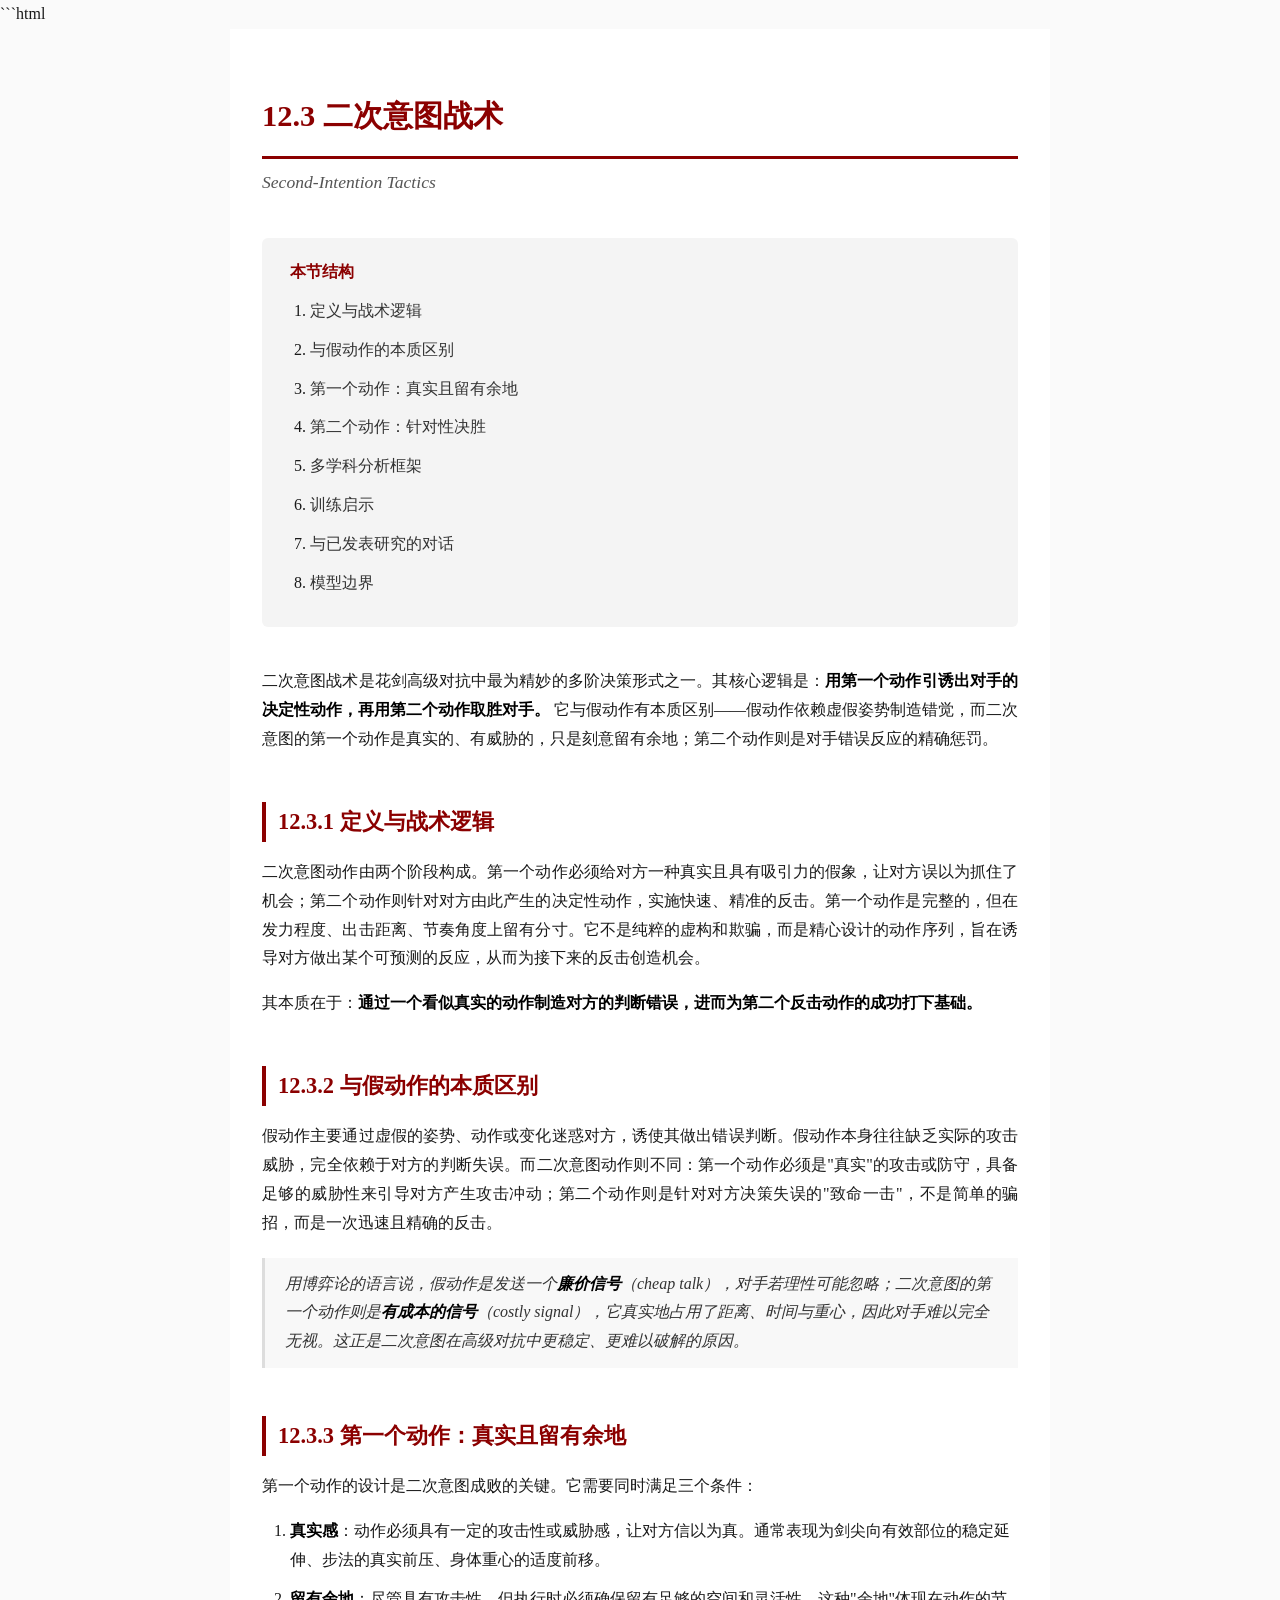
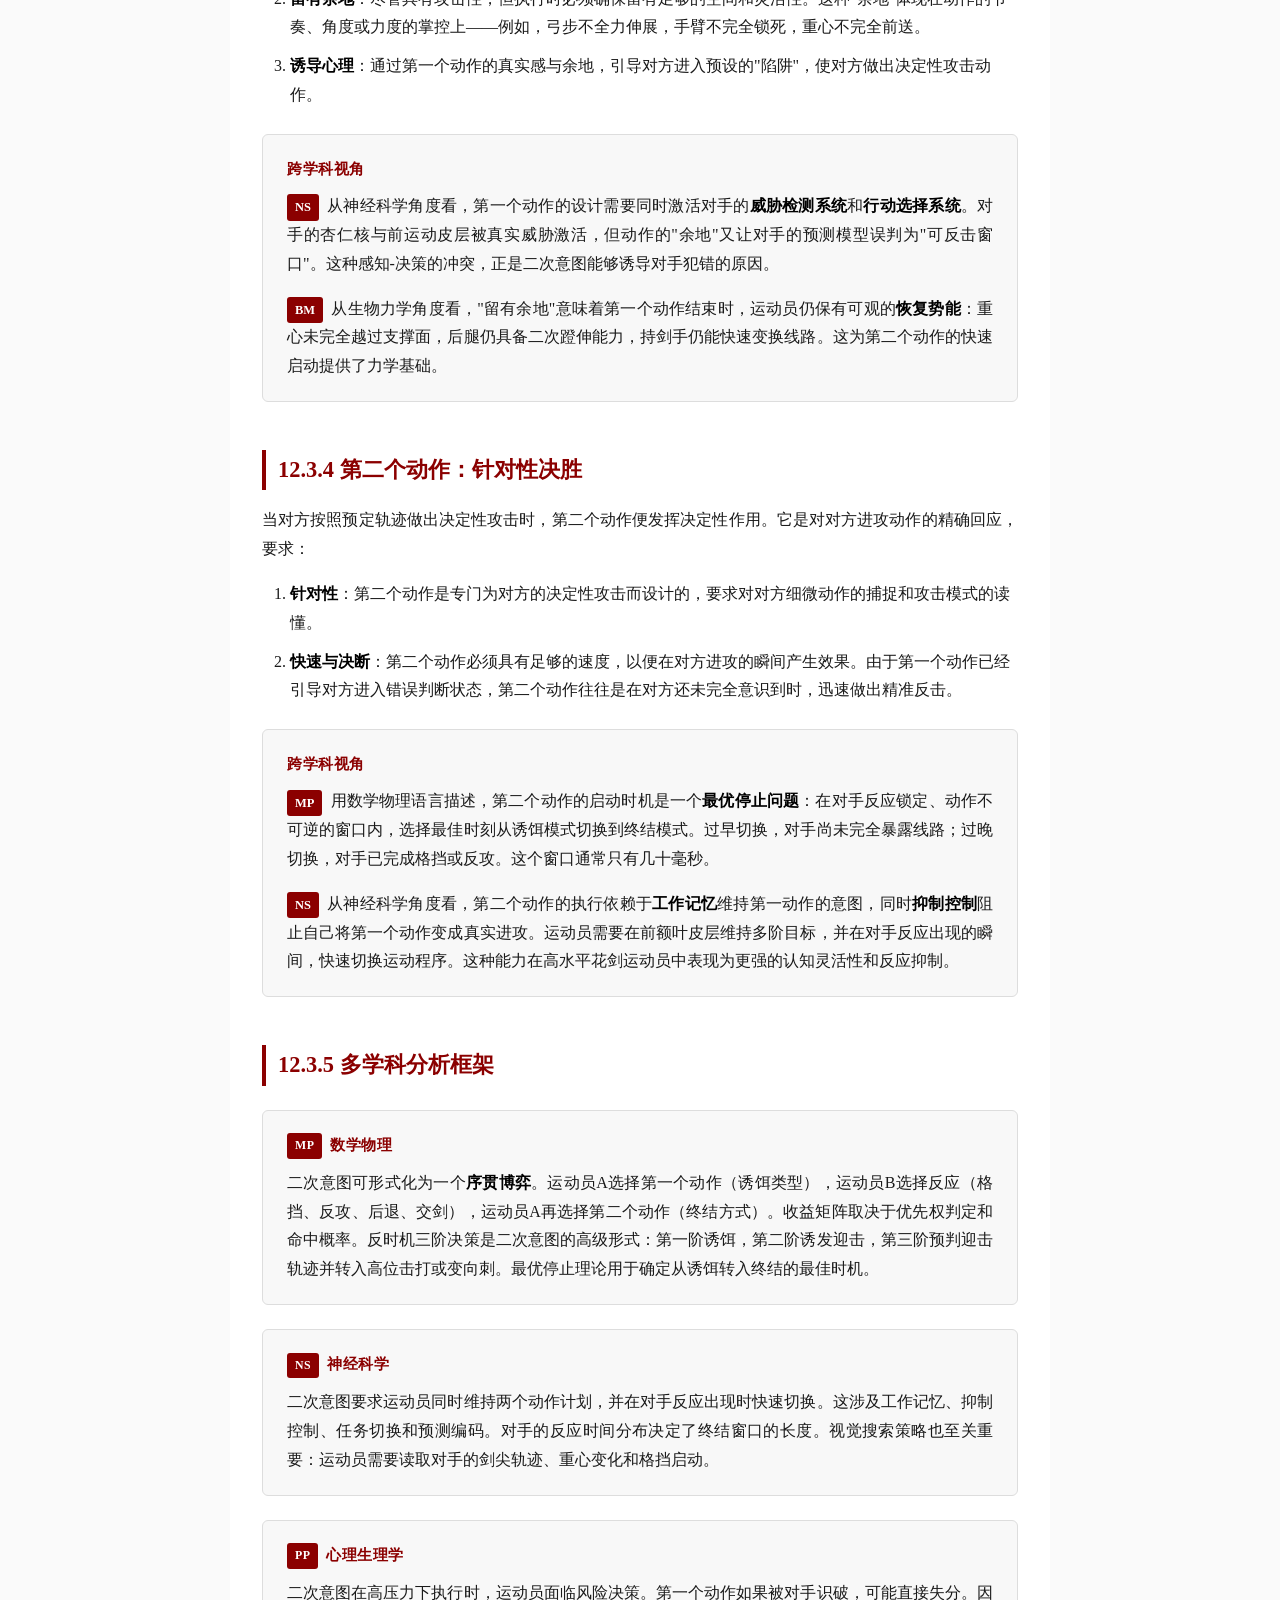
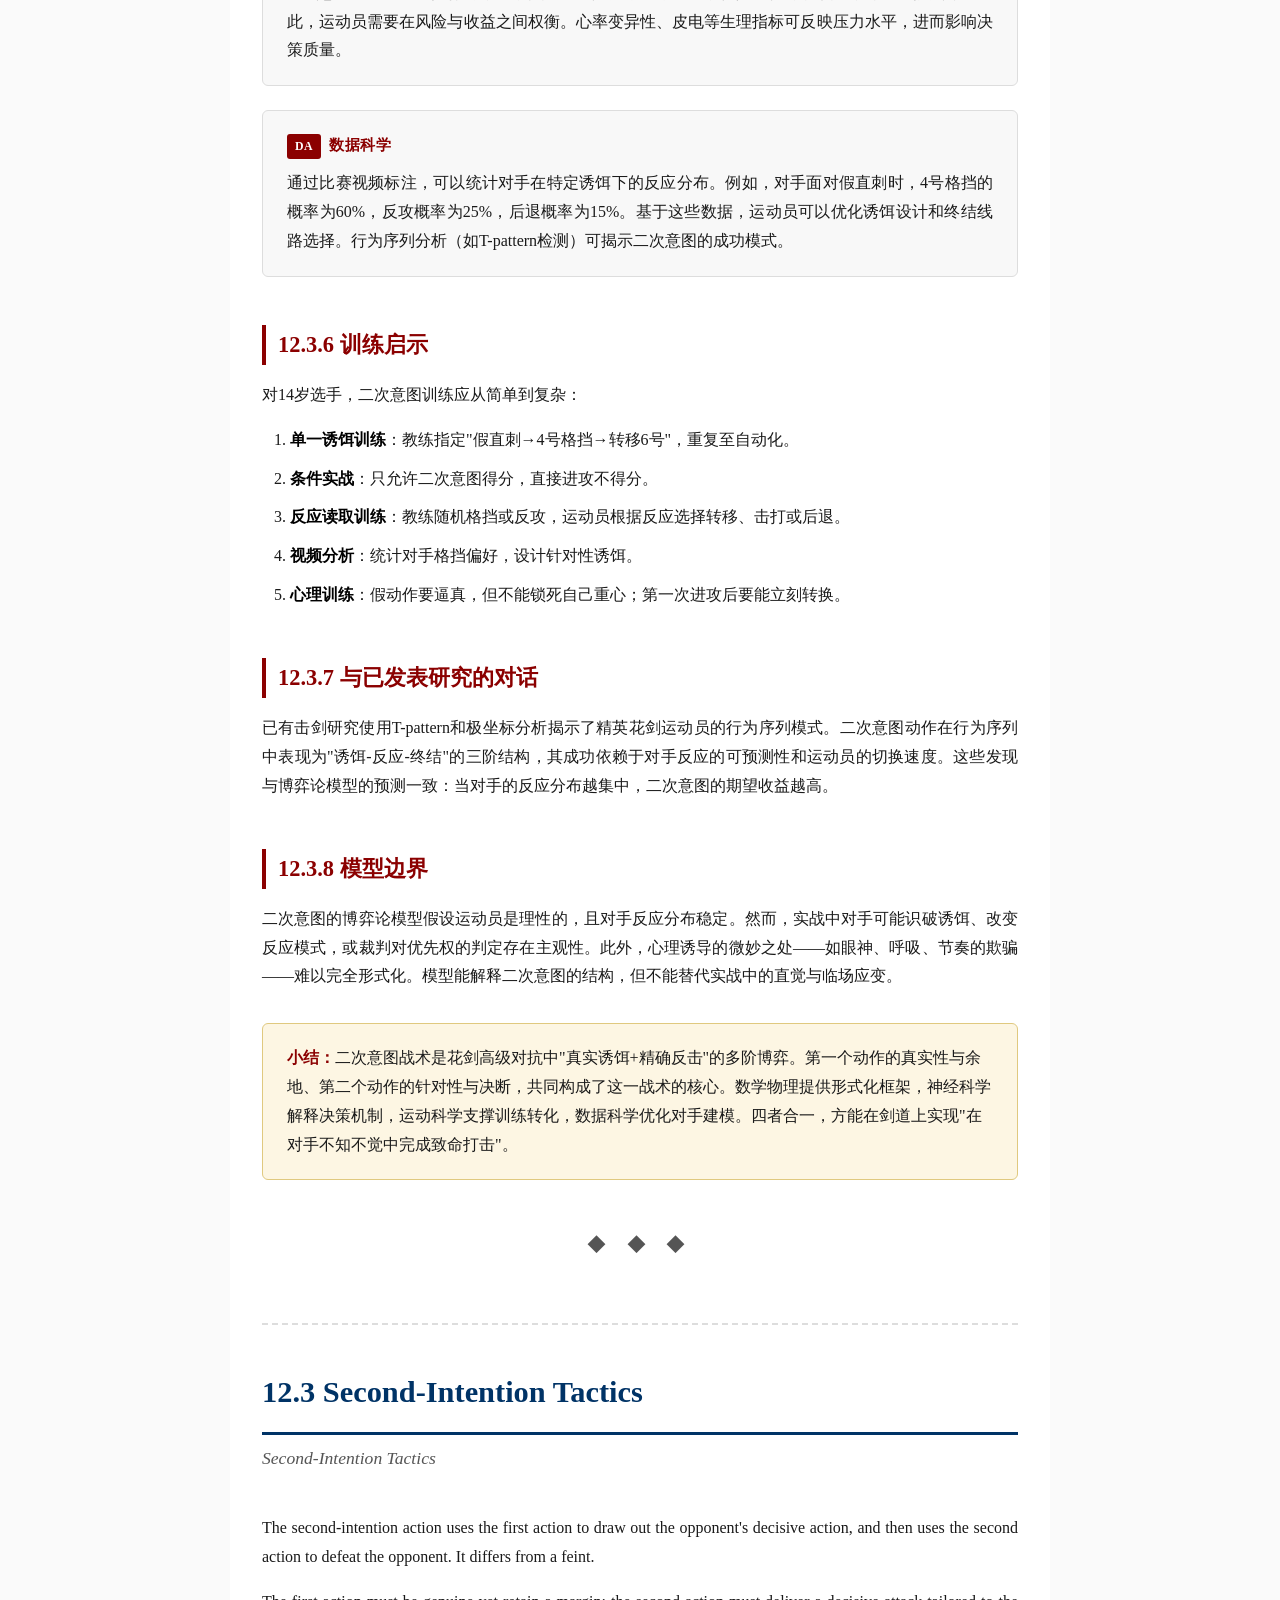
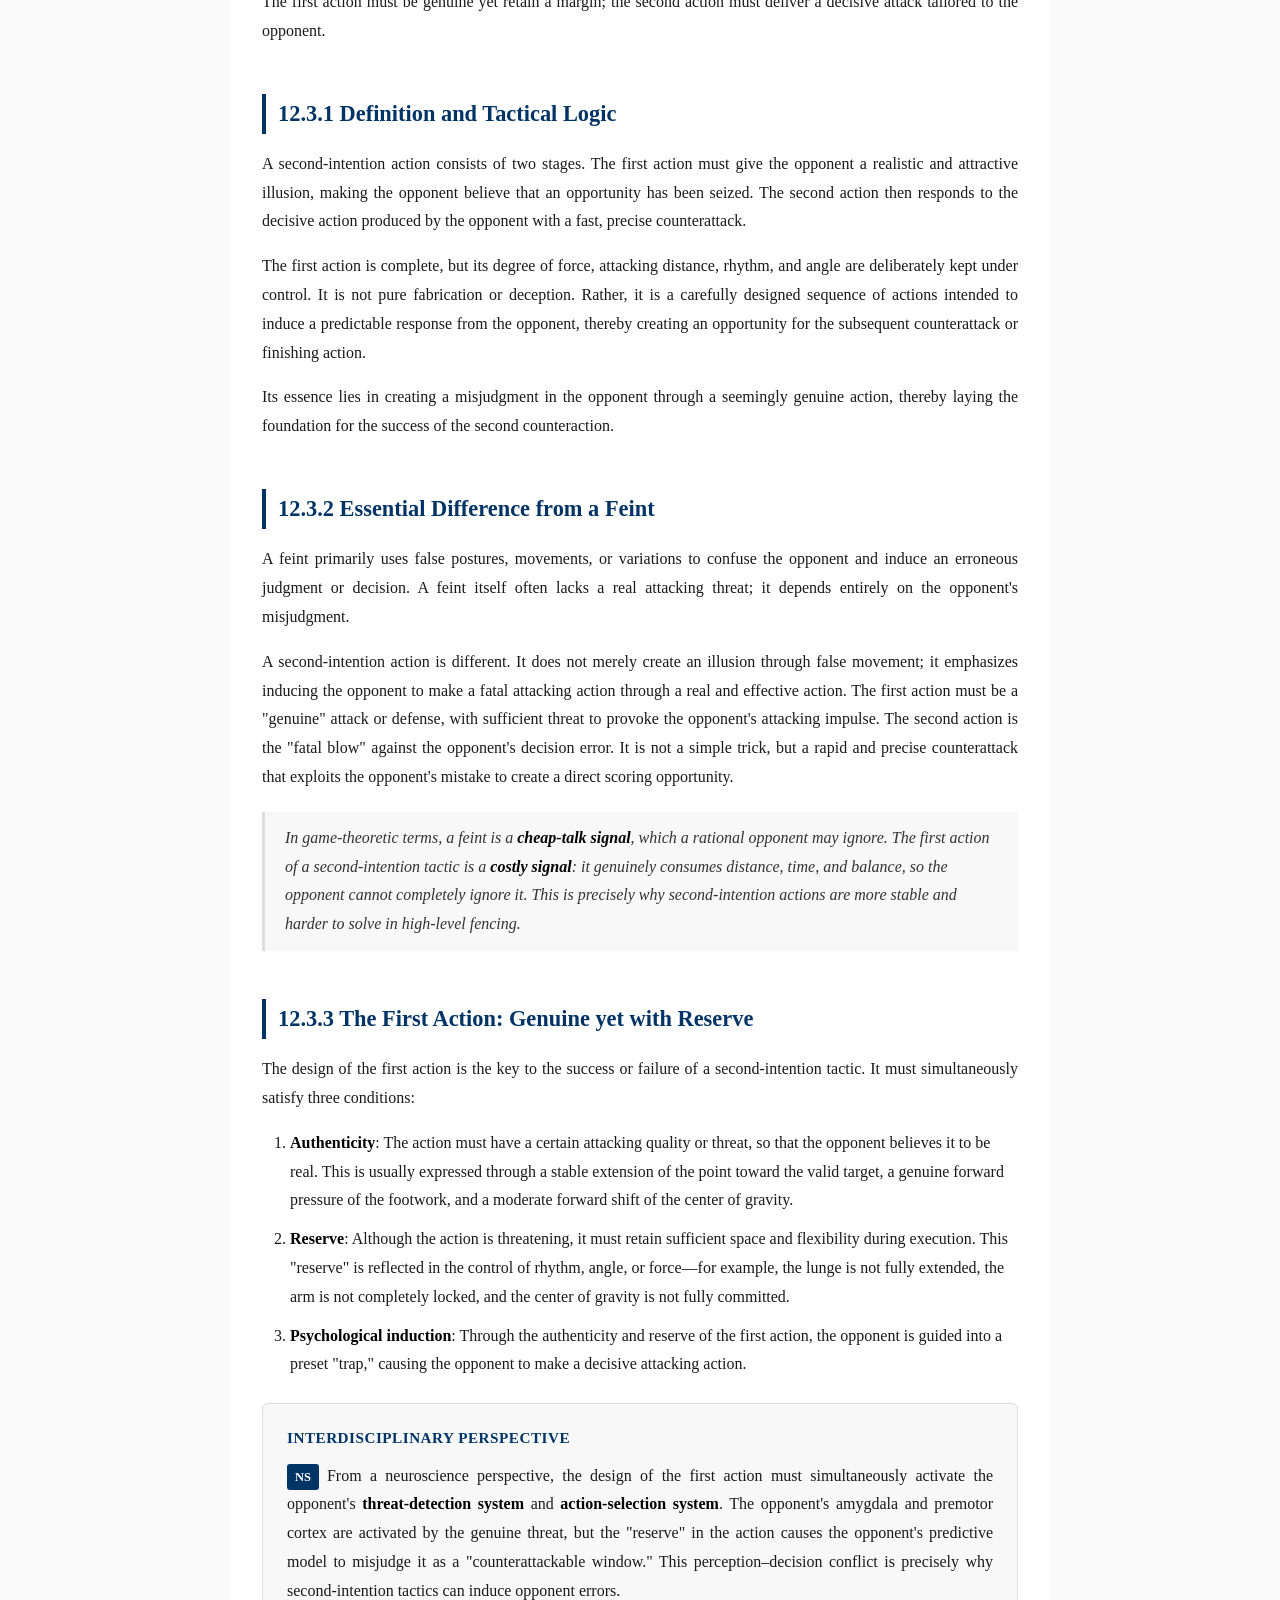
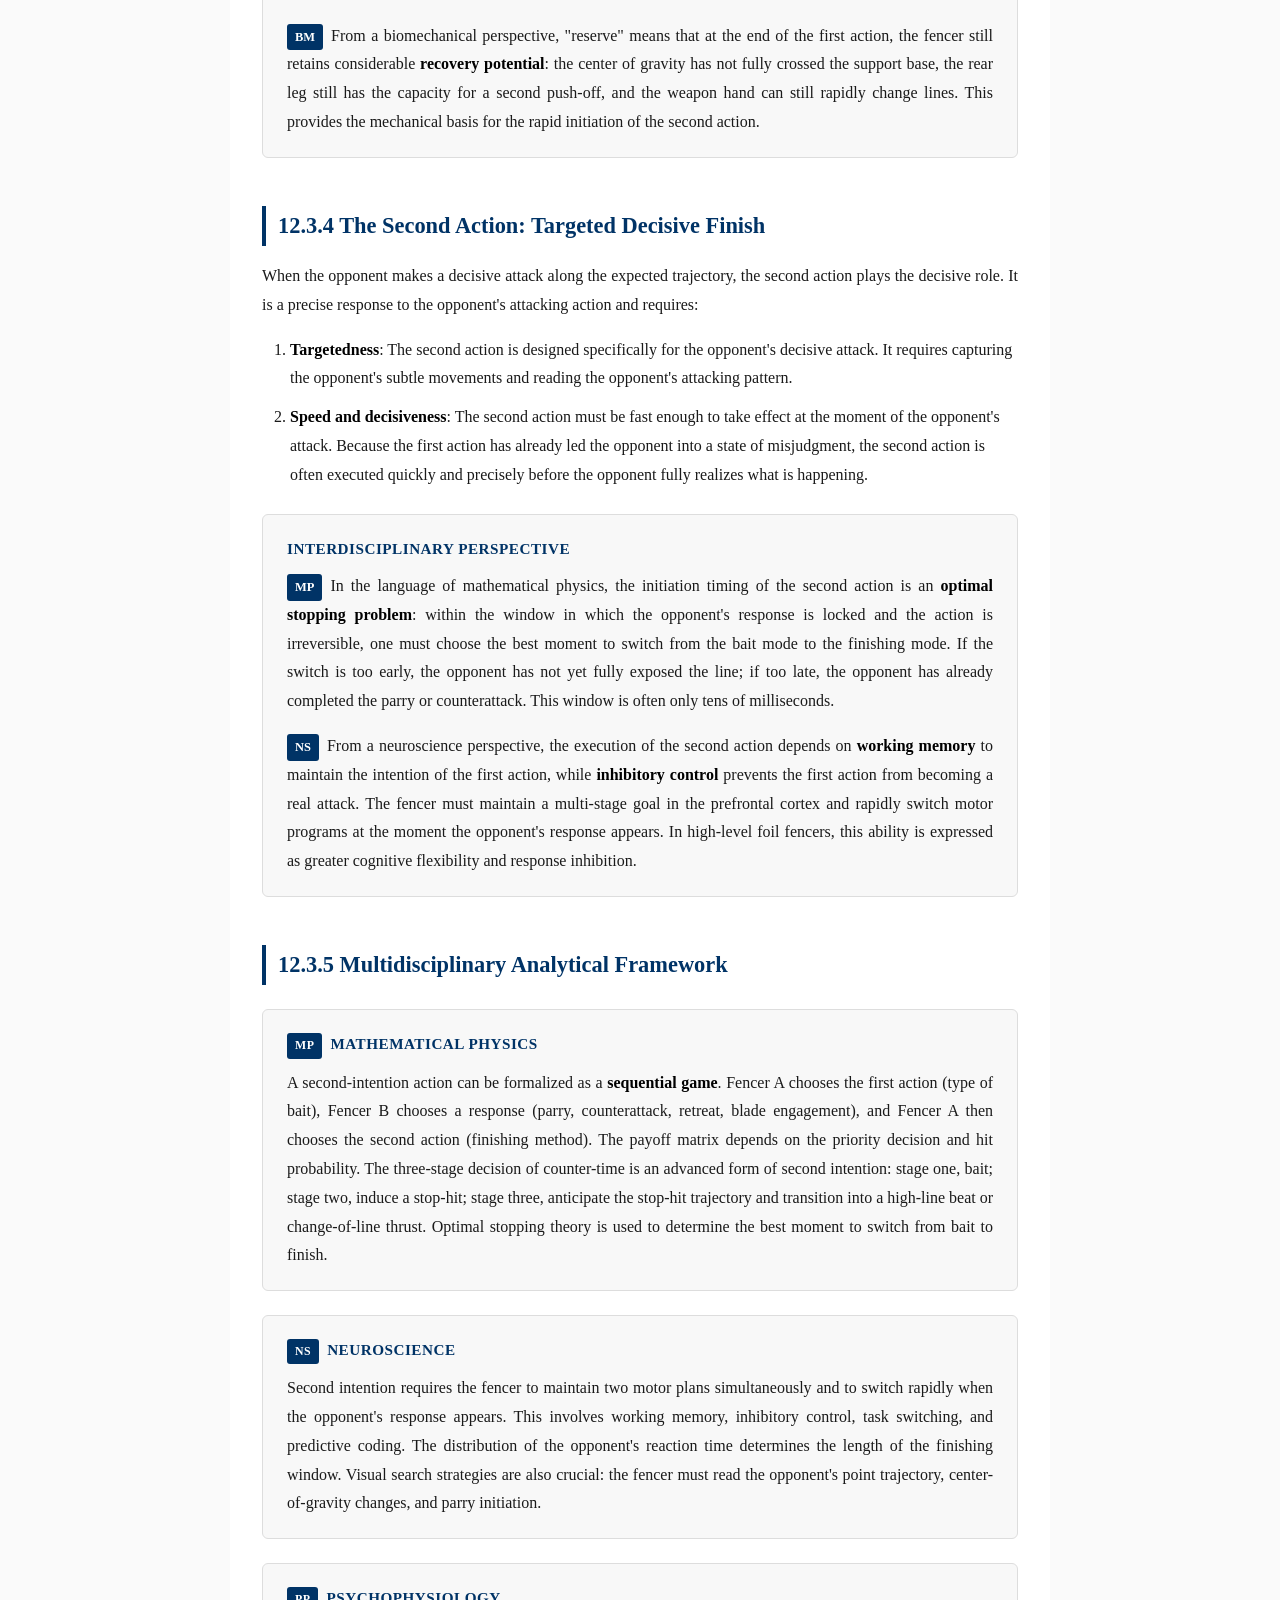
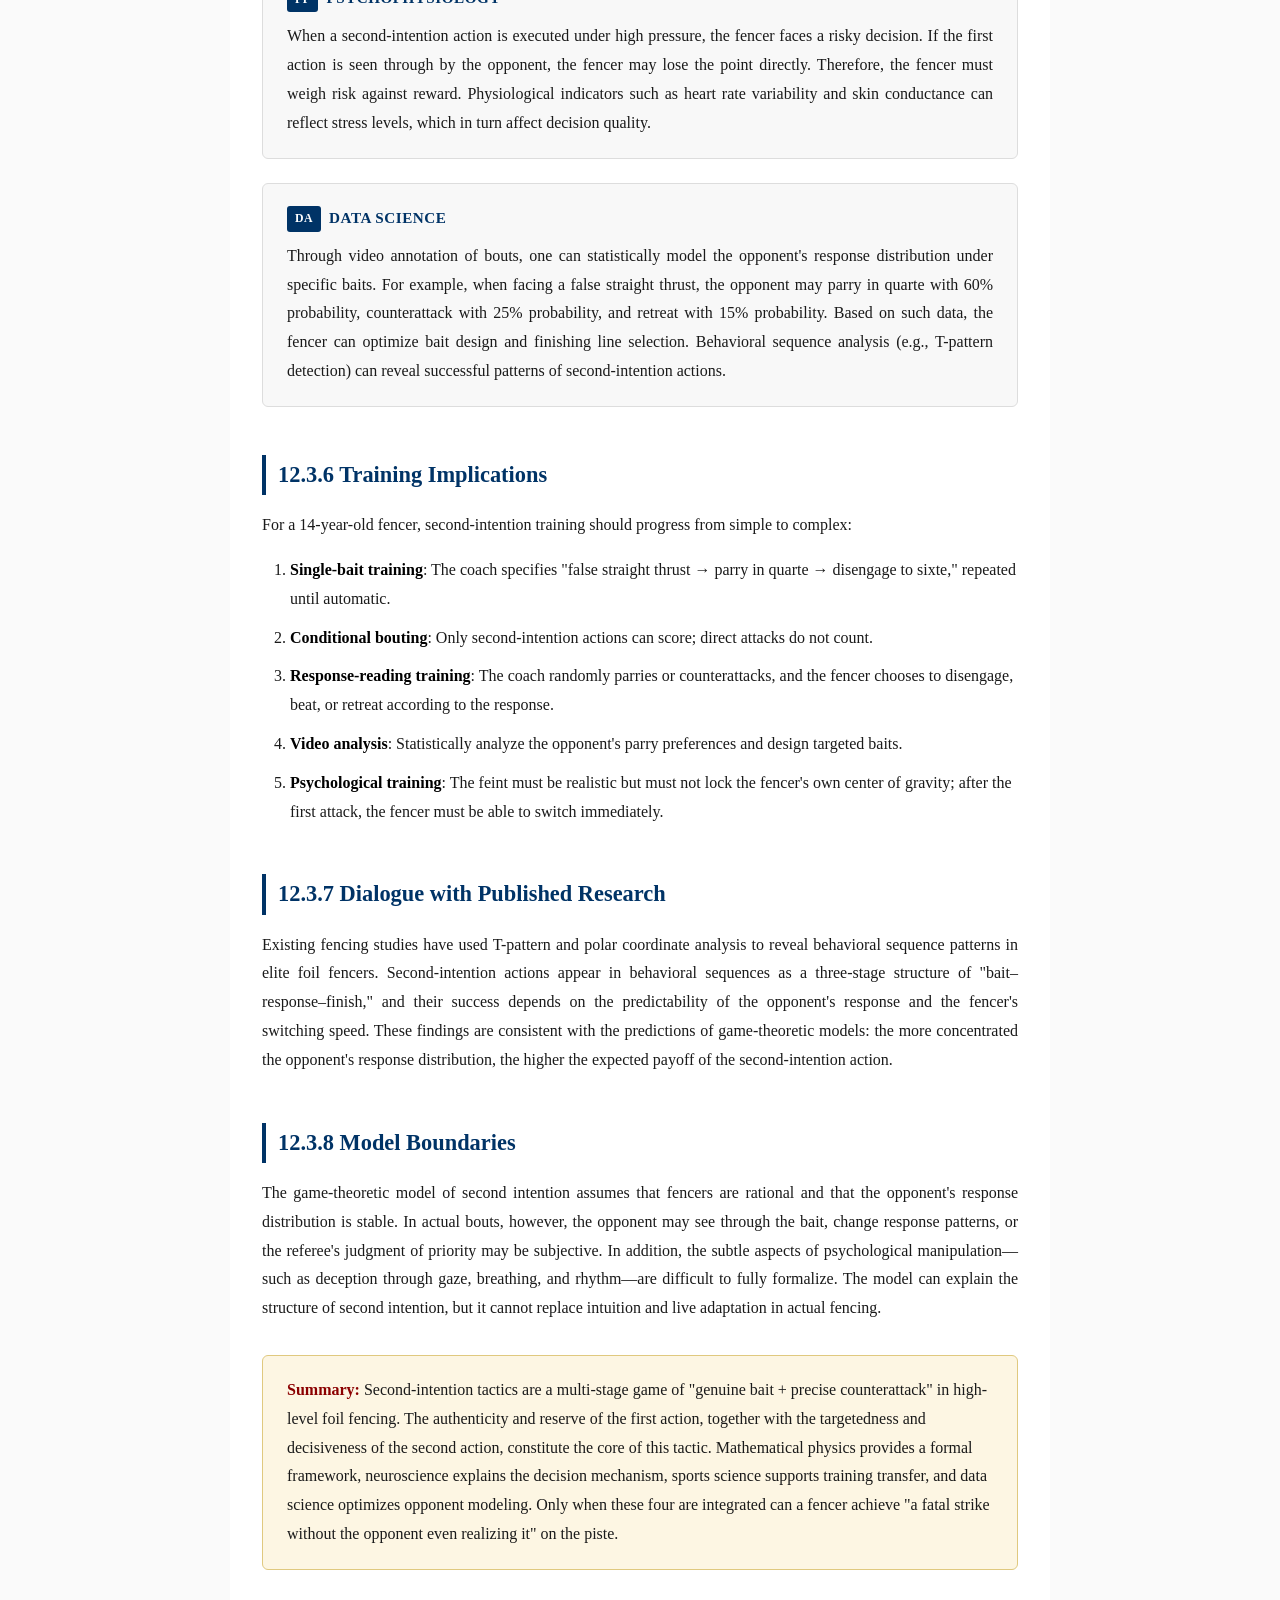
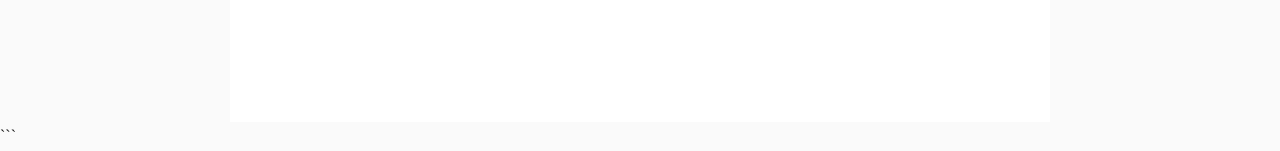
<file: 12_3.html>
```html
<!DOCTYPE html>
<html lang="zh-CN">
<head>
<meta charset="UTF-8">
<meta name="viewport" content="width=device-width, initial-scale=1.0">
<title>12.3 二次意图战术 | Second-Intention Tactics</title>
<style>
  :root {
    --text: #1a1a1a;
    --muted: #555;
    --accent: #8b0000;
    --border: #ddd;
    --bg: #fafafa;
    --code-bg: #f0f0f0;
  }

  * { box-sizing: border-box; }

  body {
    font-family: "Georgia", "Songti SC", "SimSun", serif;
    line-height: 1.8;
    color: var(--text);
    background: var(--bg);
    margin: 0;
    padding: 0;
  }

  .container {
    max-width: 820px;
    margin: 0 auto;
    padding: 60px 32px 120px;
    background: #fff;
  }

  h1 {
    font-size: 1.9em;
    color: var(--accent);
    border-bottom: 3px solid var(--accent);
    padding-bottom: 12px;
    margin-top: 0;
    margin-bottom: 8px;
  }

  .subtitle {
    font-size: 1.1em;
    color: var(--muted);
    font-style: italic;
    margin-bottom: 40px;
  }

  h2 {
    font-size: 1.4em;
    color: var(--accent);
    margin-top: 48px;
    margin-bottom: 16px;
    padding-left: 12px;
    border-left: 4px solid var(--accent);
  }

  h3 {
    font-size: 1.15em;
    color: #333;
    margin-top: 32px;
    margin-bottom: 12px;
  }

  p {
    margin: 0 0 16px;
    text-align: justify;
  }

  ol, ul {
    margin: 0 0 16px;
    padding-left: 28px;
  }

  li {
    margin-bottom: 10px;
  }

  strong {
    color: #000;
    font-weight: 700;
  }

  em {
    color: var(--muted);
  }

  blockquote {
    border-left: 3px solid var(--border);
    margin: 20px 0;
    padding: 12px 20px;
    background: #f8f8f8;
    color: #333;
    font-style: italic;
  }

  .box {
    background: #f8f8f8;
    border: 1px solid var(--border);
    border-radius: 6px;
    padding: 20px 24px;
    margin: 24px 0;
  }

  .box-title {
    font-weight: 700;
    color: var(--accent);
    margin-bottom: 10px;
    font-size: 0.95em;
    text-transform: uppercase;
    letter-spacing: 0.5px;
  }

  .dimension {
    display: inline-block;
    background: var(--accent);
    color: #fff;
    font-size: 0.78em;
    font-weight: 700;
    padding: 2px 8px;
    border-radius: 3px;
    margin-right: 8px;
    vertical-align: middle;
  }

  .divider {
    text-align: center;
    color: var(--muted);
    margin: 48px 0;
    font-size: 1.2em;
    letter-spacing: 8px;
  }

  .en-section {
    border-top: 2px dashed var(--border);
    margin-top: 60px;
    padding-top: 40px;
  }

  .en-section h1 {
    color: #003366;
    border-bottom-color: #003366;
  }

  .en-section h2 {
    color: #003366;
    border-left-color: #003366;
  }

  .en-section .dimension {
    background: #003366;
  }

  .en-section .box-title {
    color: #003366;
  }

  .summary {
    background: #fdf6e3;
    border: 1px solid #e0c97f;
    border-radius: 6px;
    padding: 20px 24px;
    margin: 32px 0;
  }

  .summary strong {
    color: var(--accent);
  }

  hr.thin {
    border: none;
    border-top: 1px solid var(--border);
    margin: 32px 0;
  }

  .toc {
    background: #f4f4f4;
    border-radius: 6px;
    padding: 20px 28px;
    margin-bottom: 40px;
  }

  .toc-title {
    font-weight: 700;
    margin-bottom: 10px;
    color: var(--accent);
  }

  .toc ol {
    margin: 0;
    padding-left: 20px;
  }

  .toc a {
    color: #333;
    text-decoration: none;
  }

  .toc a:hover {
    color: var(--accent);
    text-decoration: underline;
  }

  @media (max-width: 600px) {
    .container { padding: 32px 18px 80px; }
    h1 { font-size: 1.5em; }
    h2 { font-size: 1.2em; }
    body { font-size: 15px; }
  }
</style>
</head>
<body>
<div class="container">

<!-- ==================== 中文版 ==================== -->
<h1>12.3 二次意图战术</h1>
<div class="subtitle">Second-Intention Tactics</div>

<div class="toc">
  <div class="toc-title">本节结构</div>
  <ol>
    <li><a href="#zh-1">定义与战术逻辑</a></li>
    <li><a href="#zh-2">与假动作的本质区别</a></li>
    <li><a href="#zh-3">第一个动作：真实且留有余地</a></li>
    <li><a href="#zh-4">第二个动作：针对性决胜</a></li>
    <li><a href="#zh-5">多学科分析框架</a></li>
    <li><a href="#zh-6">训练启示</a></li>
    <li><a href="#zh-7">与已发表研究的对话</a></li>
    <li><a href="#zh-8">模型边界</a></li>
  </ol>
</div>

<p>二次意图战术是花剑高级对抗中最为精妙的多阶决策形式之一。其核心逻辑是：<strong>用第一个动作引诱出对手的决定性动作，再用第二个动作取胜对手。</strong> 它与假动作有本质区别——假动作依赖虚假姿势制造错觉，而二次意图的第一个动作是真实的、有威胁的，只是刻意留有余地；第二个动作则是对手错误反应的精确惩罚。</p>

<h2 id="zh-1">12.3.1 定义与战术逻辑</h2>

<p>二次意图动作由两个阶段构成。第一个动作必须给对方一种真实且具有吸引力的假象，让对方误以为抓住了机会；第二个动作则针对对方由此产生的决定性动作，实施快速、精准的反击。第一个动作是完整的，但在发力程度、出击距离、节奏角度上留有分寸。它不是纯粹的虚构和欺骗，而是精心设计的动作序列，旨在诱导对方做出某个可预测的反应，从而为接下来的反击创造机会。</p>

<p>其本质在于：<strong>通过一个看似真实的动作制造对方的判断错误，进而为第二个反击动作的成功打下基础。</strong></p>

<h2 id="zh-2">12.3.2 与假动作的本质区别</h2>

<p>假动作主要通过虚假的姿势、动作或变化迷惑对方，诱使其做出错误判断。假动作本身往往缺乏实际的攻击威胁，完全依赖于对方的判断失误。而二次意图动作则不同：第一个动作必须是"真实"的攻击或防守，具备足够的威胁性来引导对方产生攻击冲动；第二个动作则是针对对方决策失误的"致命一击"，不是简单的骗招，而是一次迅速且精确的反击。</p>

<blockquote>用博弈论的语言说，假动作是发送一个<strong>廉价信号</strong>（cheap talk），对手若理性可能忽略；二次意图的第一个动作则是<strong>有成本的信号</strong>（costly signal），它真实地占用了距离、时间与重心，因此对手难以完全无视。这正是二次意图在高级对抗中更稳定、更难以破解的原因。</blockquote>

<h2 id="zh-3">12.3.3 第一个动作：真实且留有余地</h2>

<p>第一个动作的设计是二次意图成败的关键。它需要同时满足三个条件：</p>

<ol>
  <li><strong>真实感</strong>：动作必须具有一定的攻击性或威胁感，让对方信以为真。通常表现为剑尖向有效部位的稳定延伸、步法的真实前压、身体重心的适度前移。</li>
  <li><strong>留有余地</strong>：尽管具有攻击性，但执行时必须确保留有足够的空间和灵活性。这种"余地"体现在动作的节奏、角度或力度的掌控上——例如，弓步不全力伸展，手臂不完全锁死，重心不完全前送。</li>
  <li><strong>诱导心理</strong>：通过第一个动作的真实感与余地，引导对方进入预设的"陷阱"，使对方做出决定性攻击动作。</li>
</ol>

<div class="box">
  <div class="box-title">跨学科视角</div>
  <p><span class="dimension">NS</span>从神经科学角度看，第一个动作的设计需要同时激活对手的<strong>威胁检测系统</strong>和<strong>行动选择系统</strong>。对手的杏仁核与前运动皮层被真实威胁激活，但动作的"余地"又让对手的预测模型误判为"可反击窗口"。这种感知-决策的冲突，正是二次意图能够诱导对手犯错的原因。</p>
  <p style="margin-bottom:0;"><span class="dimension">BM</span>从生物力学角度看，"留有余地"意味着第一个动作结束时，运动员仍保有可观的<strong>恢复势能</strong>：重心未完全越过支撑面，后腿仍具备二次蹬伸能力，持剑手仍能快速变换线路。这为第二个动作的快速启动提供了力学基础。</p>
</div>

<h2 id="zh-4">12.3.4 第二个动作：针对性决胜</h2>

<p>当对方按照预定轨迹做出决定性攻击时，第二个动作便发挥决定性作用。它是对对方进攻动作的精确回应，要求：</p>

<ol>
  <li><strong>针对性</strong>：第二个动作是专门为对方的决定性攻击而设计的，要求对对方细微动作的捕捉和攻击模式的读懂。</li>
  <li><strong>快速与决断</strong>：第二个动作必须具有足够的速度，以便在对方进攻的瞬间产生效果。由于第一个动作已经引导对方进入错误判断状态，第二个动作往往是在对方还未完全意识到时，迅速做出精准反击。</li>
</ol>

<div class="box">
  <div class="box-title">跨学科视角</div>
  <p><span class="dimension">MP</span>用数学物理语言描述，第二个动作的启动时机是一个<strong>最优停止问题</strong>：在对手反应锁定、动作不可逆的窗口内，选择最佳时刻从诱饵模式切换到终结模式。过早切换，对手尚未完全暴露线路；过晚切换，对手已完成格挡或反攻。这个窗口通常只有几十毫秒。</p>
  <p style="margin-bottom:0;"><span class="dimension">NS</span>从神经科学角度看，第二个动作的执行依赖于<strong>工作记忆</strong>维持第一动作的意图，同时<strong>抑制控制</strong>阻止自己将第一个动作变成真实进攻。运动员需要在前额叶皮层维持多阶目标，并在对手反应出现的瞬间，快速切换运动程序。这种能力在高水平花剑运动员中表现为更强的认知灵活性和反应抑制。</p>
</div>

<h2 id="zh-5">12.3.5 多学科分析框架</h2>

<div class="box">
  <div class="box-title"><span class="dimension">MP</span>数学物理</div>
  <p style="margin-bottom:0;">二次意图可形式化为一个<strong>序贯博弈</strong>。运动员A选择第一个动作（诱饵类型），运动员B选择反应（格挡、反攻、后退、交剑），运动员A再选择第二个动作（终结方式）。收益矩阵取决于优先权判定和命中概率。反时机三阶决策是二次意图的高级形式：第一阶诱饵，第二阶诱发迎击，第三阶预判迎击轨迹并转入高位击打或变向刺。最优停止理论用于确定从诱饵转入终结的最佳时机。</p>
</div>

<div class="box">
  <div class="box-title"><span class="dimension">NS</span>神经科学</div>
  <p style="margin-bottom:0;">二次意图要求运动员同时维持两个动作计划，并在对手反应出现时快速切换。这涉及工作记忆、抑制控制、任务切换和预测编码。对手的反应时间分布决定了终结窗口的长度。视觉搜索策略也至关重要：运动员需要读取对手的剑尖轨迹、重心变化和格挡启动。</p>
</div>

<div class="box">
  <div class="box-title"><span class="dimension">PP</span>心理生理学</div>
  <p style="margin-bottom:0;">二次意图在高压力下执行时，运动员面临风险决策。第一个动作如果被对手识破，可能直接失分。因此，运动员需要在风险与收益之间权衡。心率变异性、皮电等生理指标可反映压力水平，进而影响决策质量。</p>
</div>

<div class="box">
  <div class="box-title"><span class="dimension">DA</span>数据科学</div>
  <p style="margin-bottom:0;">通过比赛视频标注，可以统计对手在特定诱饵下的反应分布。例如，对手面对假直刺时，4号格挡的概率为60%，反攻概率为25%，后退概率为15%。基于这些数据，运动员可以优化诱饵设计和终结线路选择。行为序列分析（如T-pattern检测）可揭示二次意图的成功模式。</p>
</div>

<h2 id="zh-6">12.3.6 训练启示</h2>

<p>对14岁选手，二次意图训练应从简单到复杂：</p>

<ol>
  <li><strong>单一诱饵训练</strong>：教练指定"假直刺→4号格挡→转移6号"，重复至自动化。</li>
  <li><strong>条件实战</strong>：只允许二次意图得分，直接进攻不得分。</li>
  <li><strong>反应读取训练</strong>：教练随机格挡或反攻，运动员根据反应选择转移、击打或后退。</li>
  <li><strong>视频分析</strong>：统计对手格挡偏好，设计针对性诱饵。</li>
  <li><strong>心理训练</strong>：假动作要逼真，但不能锁死自己重心；第一次进攻后要能立刻转换。</li>
</ol>

<h2 id="zh-7">12.3.7 与已发表研究的对话</h2>

<p>已有击剑研究使用T-pattern和极坐标分析揭示了精英花剑运动员的行为序列模式。二次意图动作在行为序列中表现为"诱饵-反应-终结"的三阶结构，其成功依赖于对手反应的可预测性和运动员的切换速度。这些发现与博弈论模型的预测一致：当对手的反应分布越集中，二次意图的期望收益越高。</p>

<h2 id="zh-8">12.3.8 模型边界</h2>

<p>二次意图的博弈论模型假设运动员是理性的，且对手反应分布稳定。然而，实战中对手可能识破诱饵、改变反应模式，或裁判对优先权的判定存在主观性。此外，心理诱导的微妙之处——如眼神、呼吸、节奏的欺骗——难以完全形式化。模型能解释二次意图的结构，但不能替代实战中的直觉与临场应变。</p>

<div class="summary">
  <strong>小结：</strong>二次意图战术是花剑高级对抗中"真实诱饵+精确反击"的多阶博弈。第一个动作的真实性与余地、第二个动作的针对性与决断，共同构成了这一战术的核心。数学物理提供形式化框架，神经科学解释决策机制，运动科学支撑训练转化，数据科学优化对手建模。四者合一，方能在剑道上实现"在对手不知不觉中完成致命打击"。
</div>

<div class="divider">◆ ◆ ◆</div>

<!-- ==================== 英文版 ==================== -->
<div class="en-section">

<h1>12.3 Second-Intention Tactics</h1>
<div class="subtitle">Second-Intention Tactics</div>

<p>The second-intention action uses the first action to draw out the opponent's decisive action, and then uses the second action to defeat the opponent. It differs from a feint.</p>

<p>The first action must be genuine yet retain a margin; the second action must deliver a decisive attack tailored to the opponent.</p>

<h2>12.3.1 Definition and Tactical Logic</h2>

<p>A second-intention action consists of two stages. The first action must give the opponent a realistic and attractive illusion, making the opponent believe that an opportunity has been seized. The second action then responds to the decisive action produced by the opponent with a fast, precise counterattack.</p>

<p>The first action is complete, but its degree of force, attacking distance, rhythm, and angle are deliberately kept under control. It is not pure fabrication or deception. Rather, it is a carefully designed sequence of actions intended to induce a predictable response from the opponent, thereby creating an opportunity for the subsequent counterattack or finishing action.</p>

<p>Its essence lies in creating a misjudgment in the opponent through a seemingly genuine action, thereby laying the foundation for the success of the second counteraction.</p>

<h2>12.3.2 Essential Difference from a Feint</h2>

<p>A feint primarily uses false postures, movements, or variations to confuse the opponent and induce an erroneous judgment or decision. A feint itself often lacks a real attacking threat; it depends entirely on the opponent's misjudgment.</p>

<p>A second-intention action is different. It does not merely create an illusion through false movement; it emphasizes inducing the opponent to make a fatal attacking action through a real and effective action. The first action must be a "genuine" attack or defense, with sufficient threat to provoke the opponent's attacking impulse. The second action is the "fatal blow" against the opponent's decision error. It is not a simple trick, but a rapid and precise counterattack that exploits the opponent's mistake to create a direct scoring opportunity.</p>

<blockquote>In game-theoretic terms, a feint is a <strong>cheap-talk signal</strong>, which a rational opponent may ignore. The first action of a second-intention tactic is a <strong>costly signal</strong>: it genuinely consumes distance, time, and balance, so the opponent cannot completely ignore it. This is precisely why second-intention actions are more stable and harder to solve in high-level fencing.</blockquote>

<h2>12.3.3 The First Action: Genuine yet with Reserve</h2>

<p>The design of the first action is the key to the success or failure of a second-intention tactic. It must simultaneously satisfy three conditions:</p>

<ol>
  <li><strong>Authenticity</strong>: The action must have a certain attacking quality or threat, so that the opponent believes it to be real. This is usually expressed through a stable extension of the point toward the valid target, a genuine forward pressure of the footwork, and a moderate forward shift of the center of gravity.</li>
  <li><strong>Reserve</strong>: Although the action is threatening, it must retain sufficient space and flexibility during execution. This "reserve" is reflected in the control of rhythm, angle, or force—for example, the lunge is not fully extended, the arm is not completely locked, and the center of gravity is not fully committed.</li>
  <li><strong>Psychological induction</strong>: Through the authenticity and reserve of the first action, the opponent is guided into a preset "trap," causing the opponent to make a decisive attacking action.</li>
</ol>

<div class="box">
  <div class="box-title">Interdisciplinary Perspective</div>
  <p><span class="dimension">NS</span>From a neuroscience perspective, the design of the first action must simultaneously activate the opponent's <strong>threat-detection system</strong> and <strong>action-selection system</strong>. The opponent's amygdala and premotor cortex are activated by the genuine threat, but the "reserve" in the action causes the opponent's predictive model to misjudge it as a "counterattackable window." This perception–decision conflict is precisely why second-intention tactics can induce opponent errors.</p>
  <p style="margin-bottom:0;"><span class="dimension">BM</span>From a biomechanical perspective, "reserve" means that at the end of the first action, the fencer still retains considerable <strong>recovery potential</strong>: the center of gravity has not fully crossed the support base, the rear leg still has the capacity for a second push-off, and the weapon hand can still rapidly change lines. This provides the mechanical basis for the rapid initiation of the second action.</p>
</div>

<h2>12.3.4 The Second Action: Targeted Decisive Finish</h2>

<p>When the opponent makes a decisive attack along the expected trajectory, the second action plays the decisive role. It is a precise response to the opponent's attacking action and requires:</p>

<ol>
  <li><strong>Targetedness</strong>: The second action is designed specifically for the opponent's decisive attack. It requires capturing the opponent's subtle movements and reading the opponent's attacking pattern.</li>
  <li><strong>Speed and decisiveness</strong>: The second action must be fast enough to take effect at the moment of the opponent's attack. Because the first action has already led the opponent into a state of misjudgment, the second action is often executed quickly and precisely before the opponent fully realizes what is happening.</li>
</ol>

<div class="box">
  <div class="box-title">Interdisciplinary Perspective</div>
  <p><span class="dimension">MP</span>In the language of mathematical physics, the initiation timing of the second action is an <strong>optimal stopping problem</strong>: within the window in which the opponent's response is locked and the action is irreversible, one must choose the best moment to switch from the bait mode to the finishing mode. If the switch is too early, the opponent has not yet fully exposed the line; if too late, the opponent has already completed the parry or counterattack. This window is often only tens of milliseconds.</p>
  <p style="margin-bottom:0;"><span class="dimension">NS</span>From a neuroscience perspective, the execution of the second action depends on <strong>working memory</strong> to maintain the intention of the first action, while <strong>inhibitory control</strong> prevents the first action from becoming a real attack. The fencer must maintain a multi-stage goal in the prefrontal cortex and rapidly switch motor programs at the moment the opponent's response appears. In high-level foil fencers, this ability is expressed as greater cognitive flexibility and response inhibition.</p>
</div>

<h2>12.3.5 Multidisciplinary Analytical Framework</h2>

<div class="box">
  <div class="box-title"><span class="dimension">MP</span>Mathematical Physics</div>
  <p style="margin-bottom:0;">A second-intention action can be formalized as a <strong>sequential game</strong>. Fencer A chooses the first action (type of bait), Fencer B chooses a response (parry, counterattack, retreat, blade engagement), and Fencer A then chooses the second action (finishing method). The payoff matrix depends on the priority decision and hit probability. The three-stage decision of counter-time is an advanced form of second intention: stage one, bait; stage two, induce a stop-hit; stage three, anticipate the stop-hit trajectory and transition into a high-line beat or change-of-line thrust. Optimal stopping theory is used to determine the best moment to switch from bait to finish.</p>
</div>

<div class="box">
  <div class="box-title"><span class="dimension">NS</span>Neuroscience</div>
  <p style="margin-bottom:0;">Second intention requires the fencer to maintain two motor plans simultaneously and to switch rapidly when the opponent's response appears. This involves working memory, inhibitory control, task switching, and predictive coding. The distribution of the opponent's reaction time determines the length of the finishing window. Visual search strategies are also crucial: the fencer must read the opponent's point trajectory, center-of-gravity changes, and parry initiation.</p>
</div>

<div class="box">
  <div class="box-title"><span class="dimension">PP</span>Psychophysiology</div>
  <p style="margin-bottom:0;">When a second-intention action is executed under high pressure, the fencer faces a risky decision. If the first action is seen through by the opponent, the fencer may lose the point directly. Therefore, the fencer must weigh risk against reward. Physiological indicators such as heart rate variability and skin conductance can reflect stress levels, which in turn affect decision quality.</p>
</div>

<div class="box">
  <div class="box-title"><span class="dimension">DA</span>Data Science</div>
  <p style="margin-bottom:0;">Through video annotation of bouts, one can statistically model the opponent's response distribution under specific baits. For example, when facing a false straight thrust, the opponent may parry in quarte with 60% probability, counterattack with 25% probability, and retreat with 15% probability. Based on such data, the fencer can optimize bait design and finishing line selection. Behavioral sequence analysis (e.g., T-pattern detection) can reveal successful patterns of second-intention actions.</p>
</div>

<h2>12.3.6 Training Implications</h2>

<p>For a 14-year-old fencer, second-intention training should progress from simple to complex:</p>

<ol>
  <li><strong>Single-bait training</strong>: The coach specifies "false straight thrust → parry in quarte → disengage to sixte," repeated until automatic.</li>
  <li><strong>Conditional bouting</strong>: Only second-intention actions can score; direct attacks do not count.</li>
  <li><strong>Response-reading training</strong>: The coach randomly parries or counterattacks, and the fencer chooses to disengage, beat, or retreat according to the response.</li>
  <li><strong>Video analysis</strong>: Statistically analyze the opponent's parry preferences and design targeted baits.</li>
  <li><strong>Psychological training</strong>: The feint must be realistic but must not lock the fencer's own center of gravity; after the first attack, the fencer must be able to switch immediately.</li>
</ol>

<h2>12.3.7 Dialogue with Published Research</h2>

<p>Existing fencing studies have used T-pattern and polar coordinate analysis to reveal behavioral sequence patterns in elite foil fencers. Second-intention actions appear in behavioral sequences as a three-stage structure of "bait–response–finish," and their success depends on the predictability of the opponent's response and the fencer's switching speed. These findings are consistent with the predictions of game-theoretic models: the more concentrated the opponent's response distribution, the higher the expected payoff of the second-intention action.</p>

<h2>12.3.8 Model Boundaries</h2>

<p>The game-theoretic model of second intention assumes that fencers are rational and that the opponent's response distribution is stable. In actual bouts, however, the opponent may see through the bait, change response patterns, or the referee's judgment of priority may be subjective. In addition, the subtle aspects of psychological manipulation—such as deception through gaze, breathing, and rhythm—are difficult to fully formalize. The model can explain the structure of second intention, but it cannot replace intuition and live adaptation in actual fencing.</p>

<div class="summary">
  <strong>Summary:</strong> Second-intention tactics are a multi-stage game of "genuine bait + precise counterattack" in high-level foil fencing. The authenticity and reserve of the first action, together with the targetedness and decisiveness of the second action, constitute the core of this tactic. Mathematical physics provides a formal framework, neuroscience explains the decision mechanism, sports science supports training transfer, and data science optimizes opponent modeling. Only when these four are integrated can a fencer achieve "a fatal strike without the opponent even realizing it" on the piste.
</div>

</div><!-- /en-section -->

</div><!-- /container -->
</body>
</html>
```
</file>
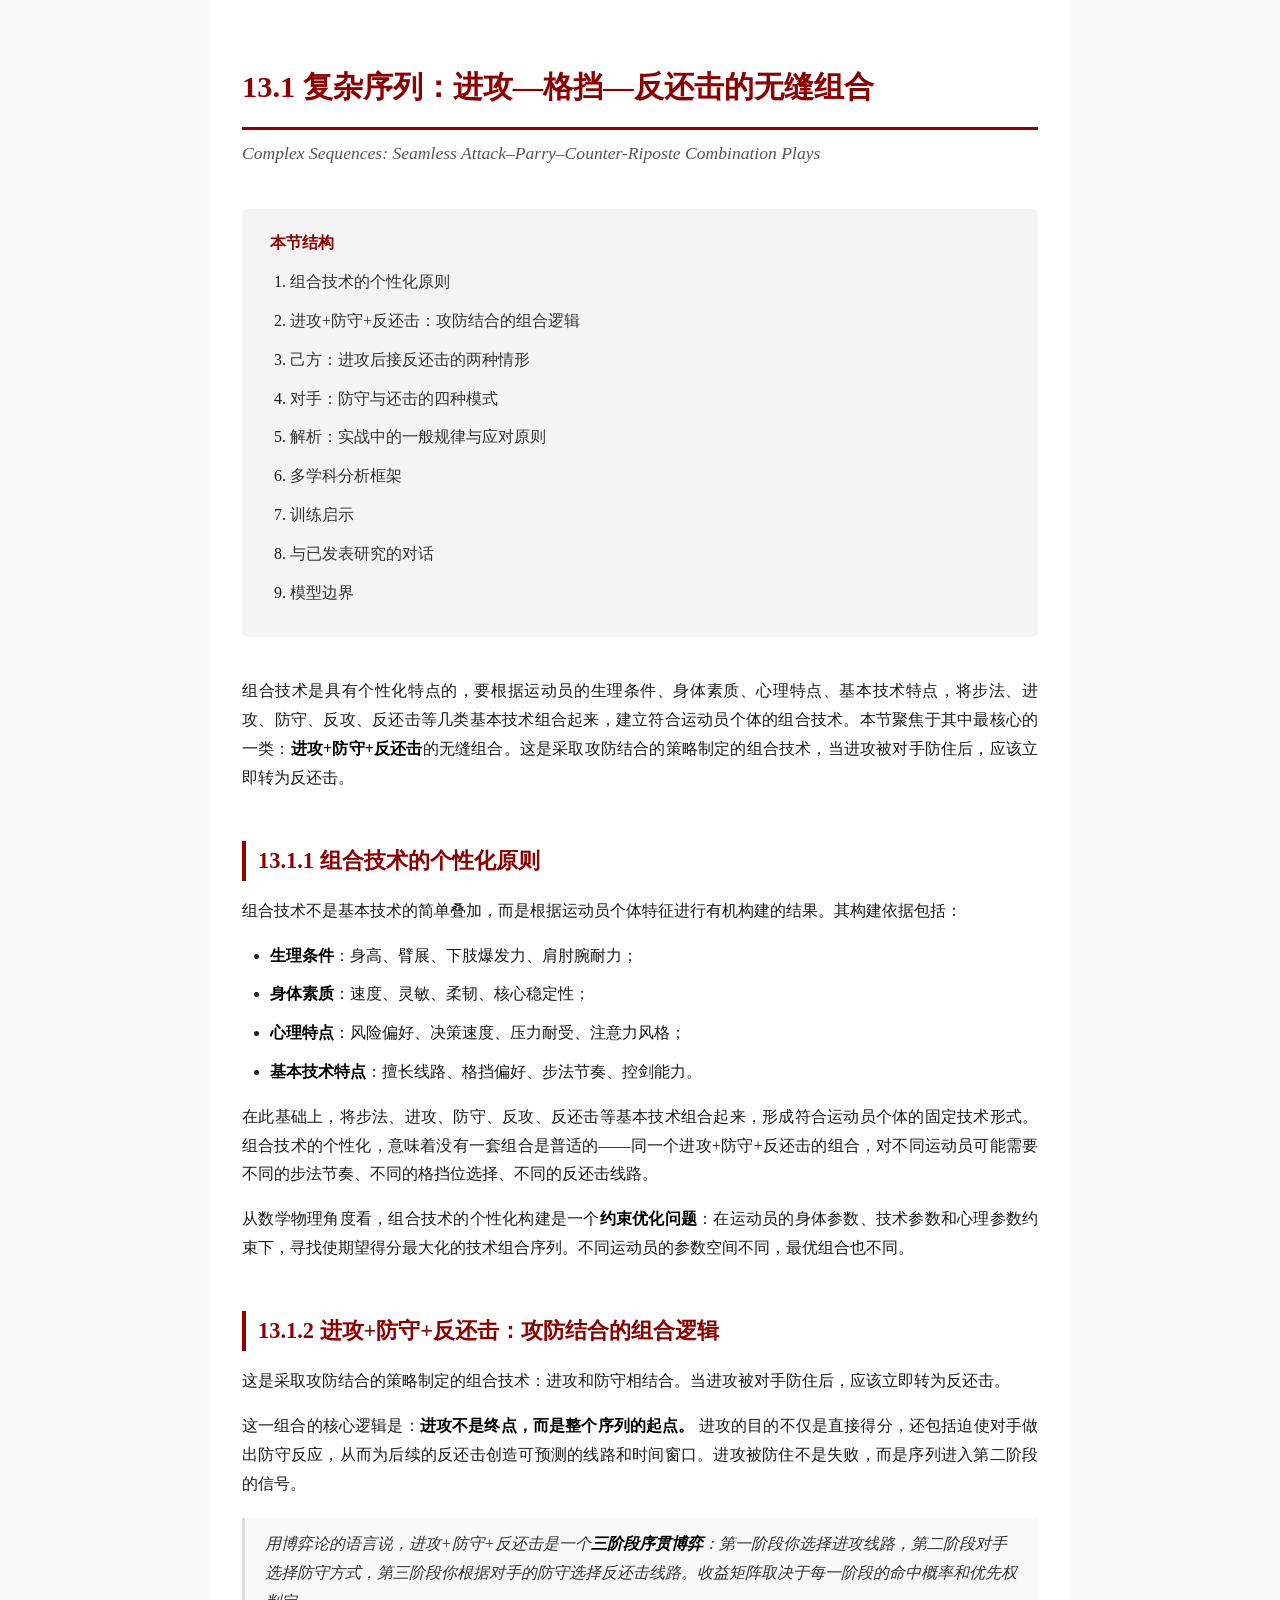
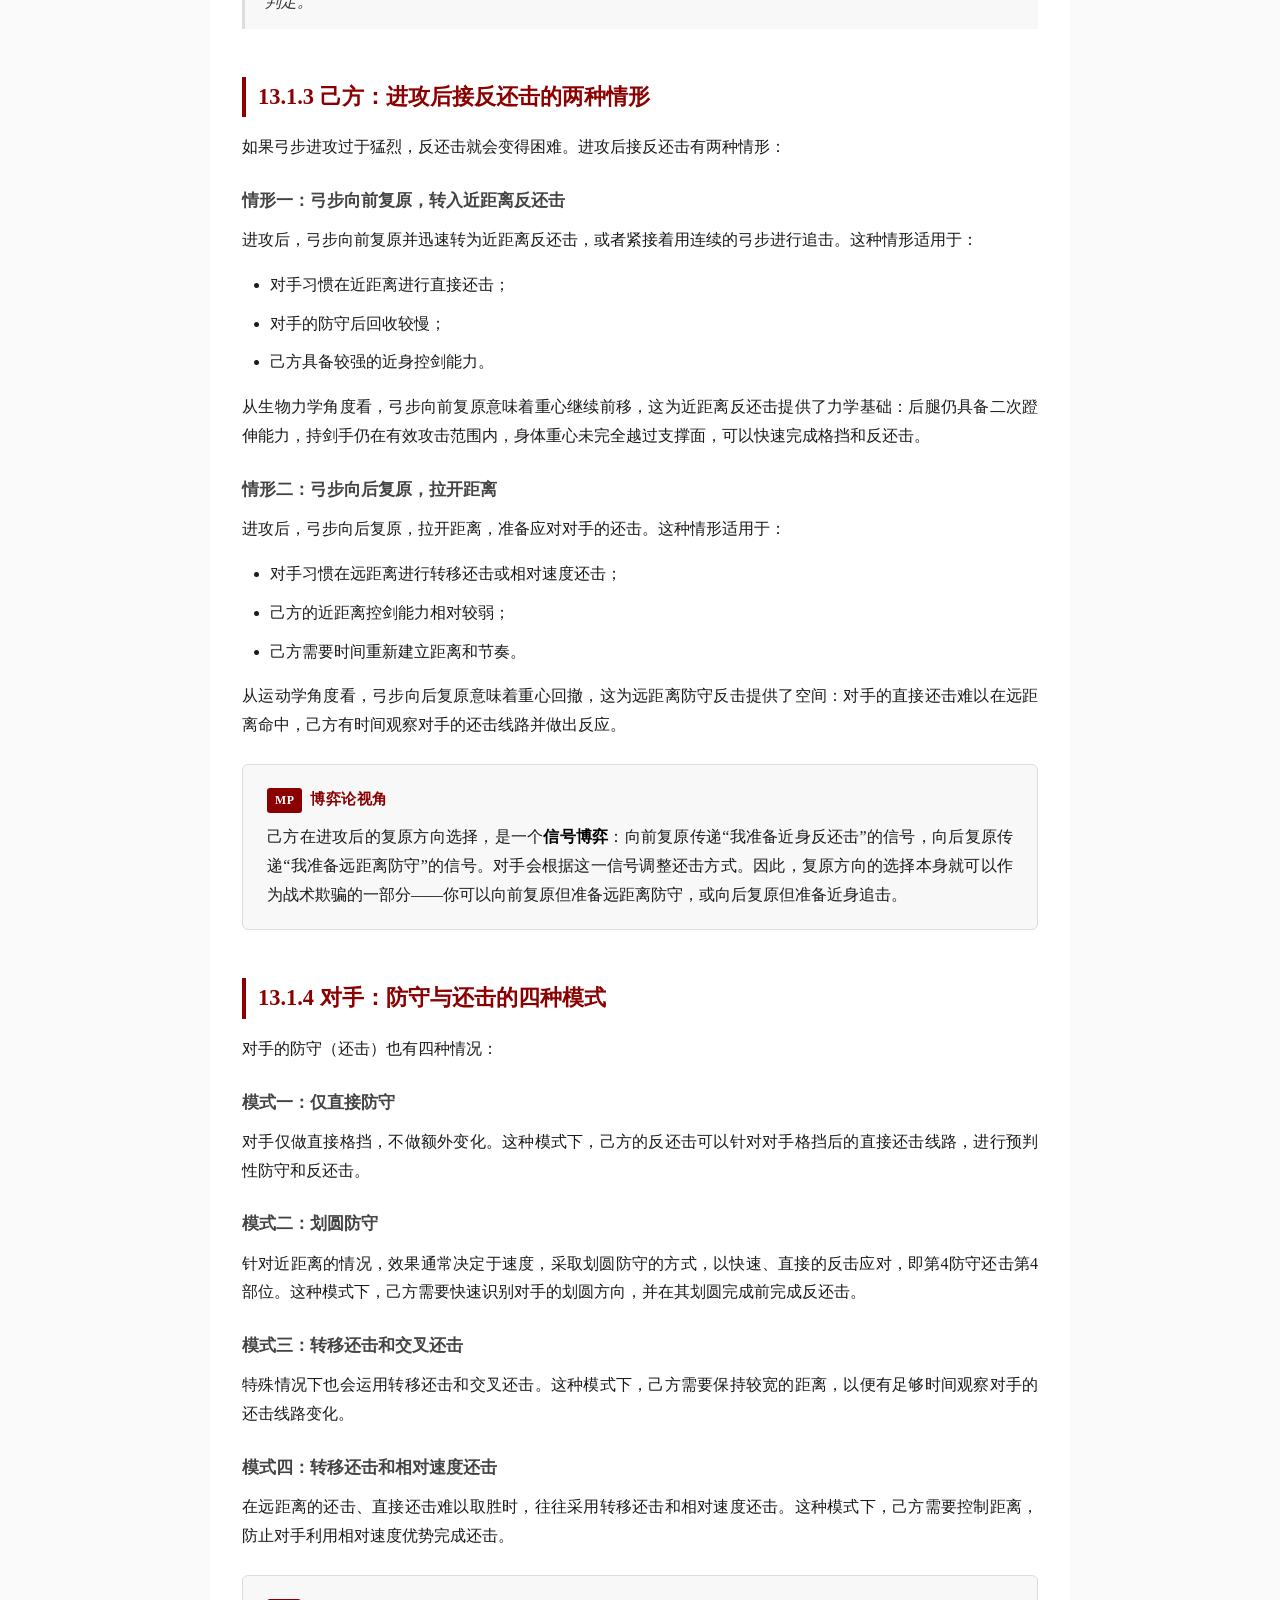
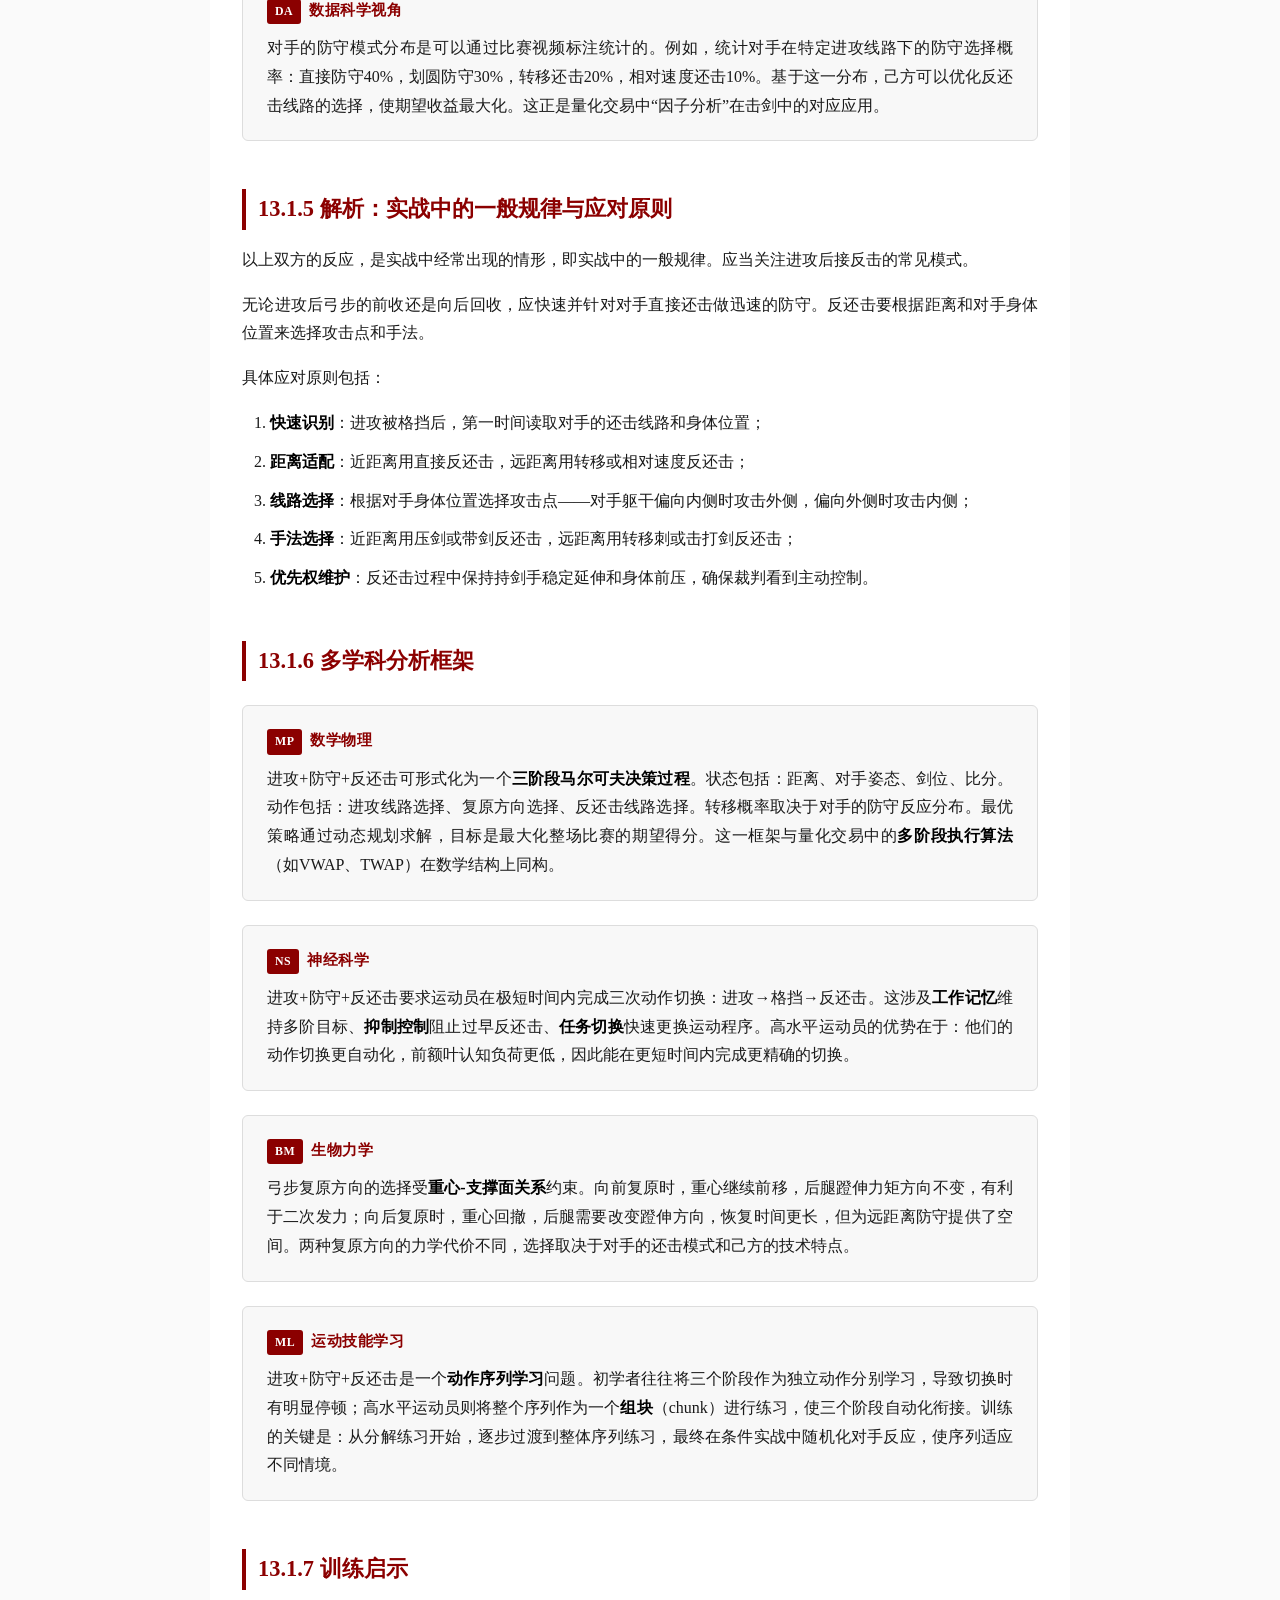
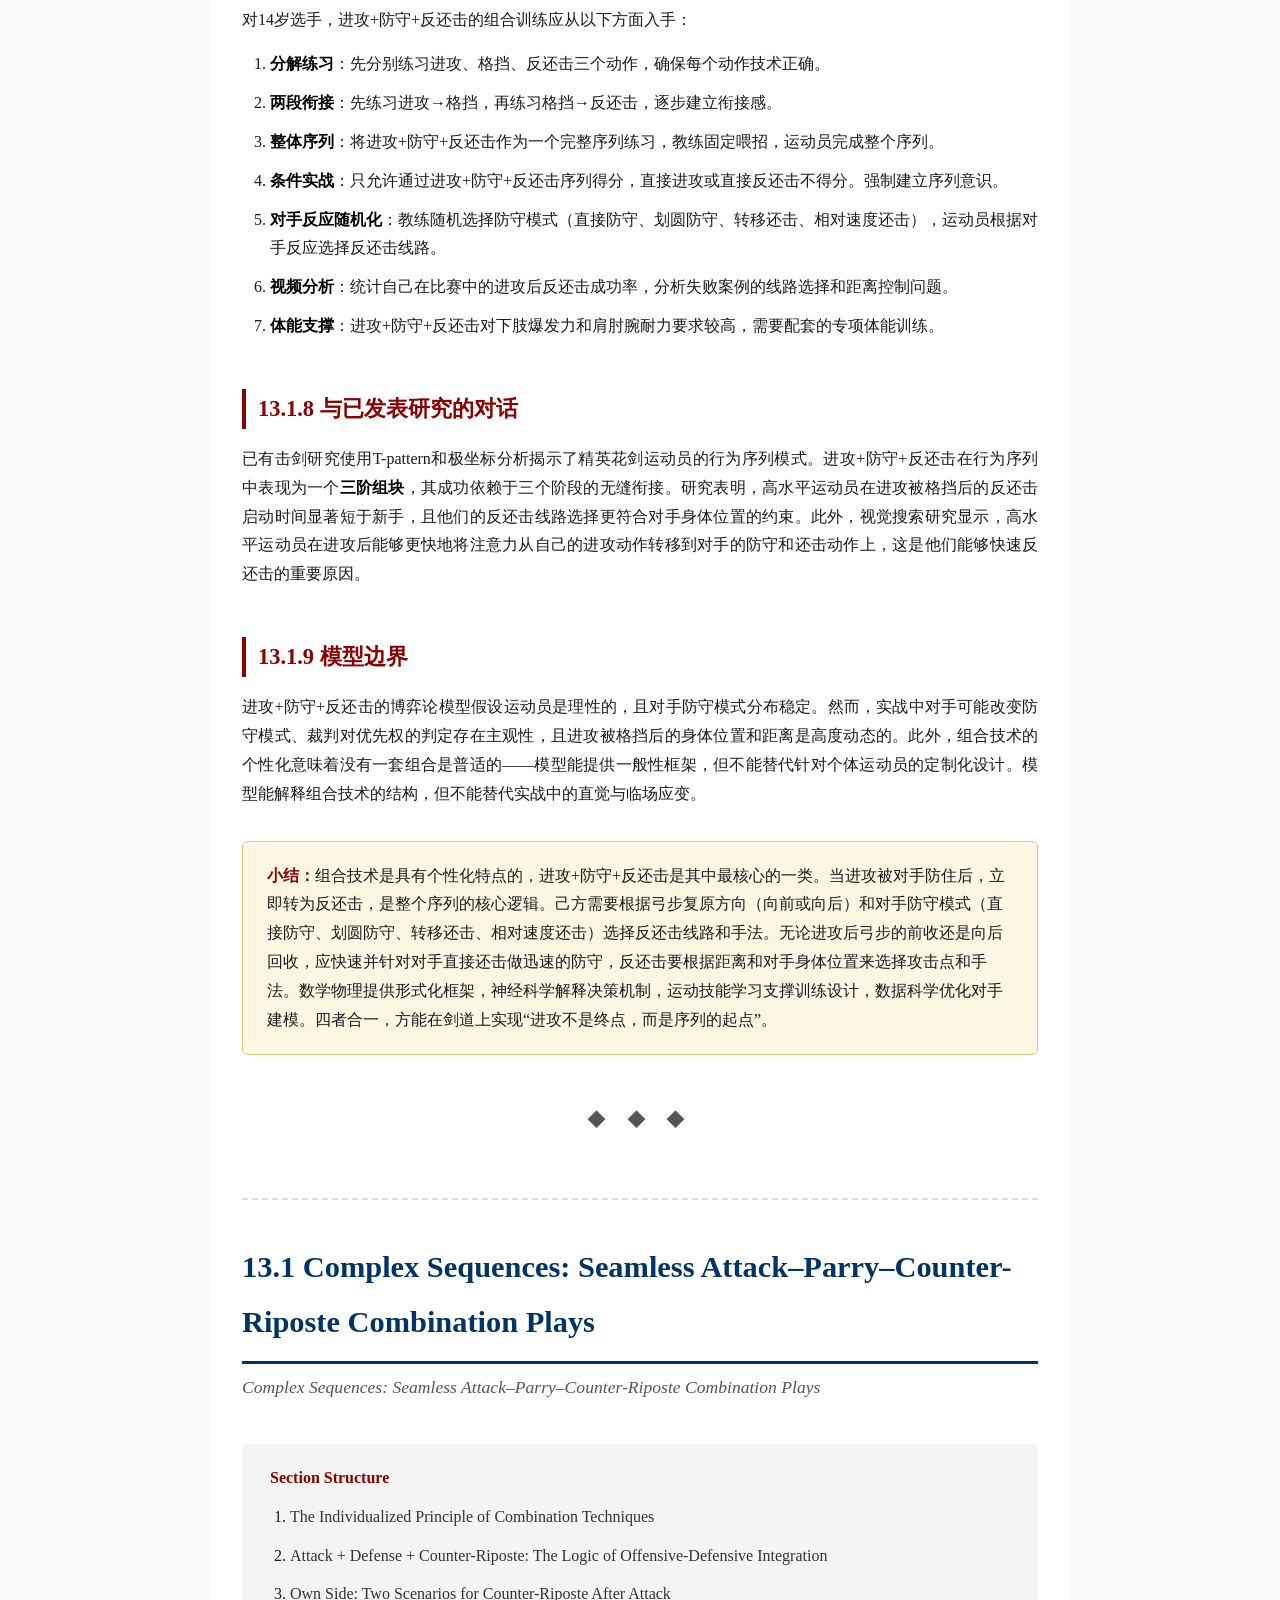
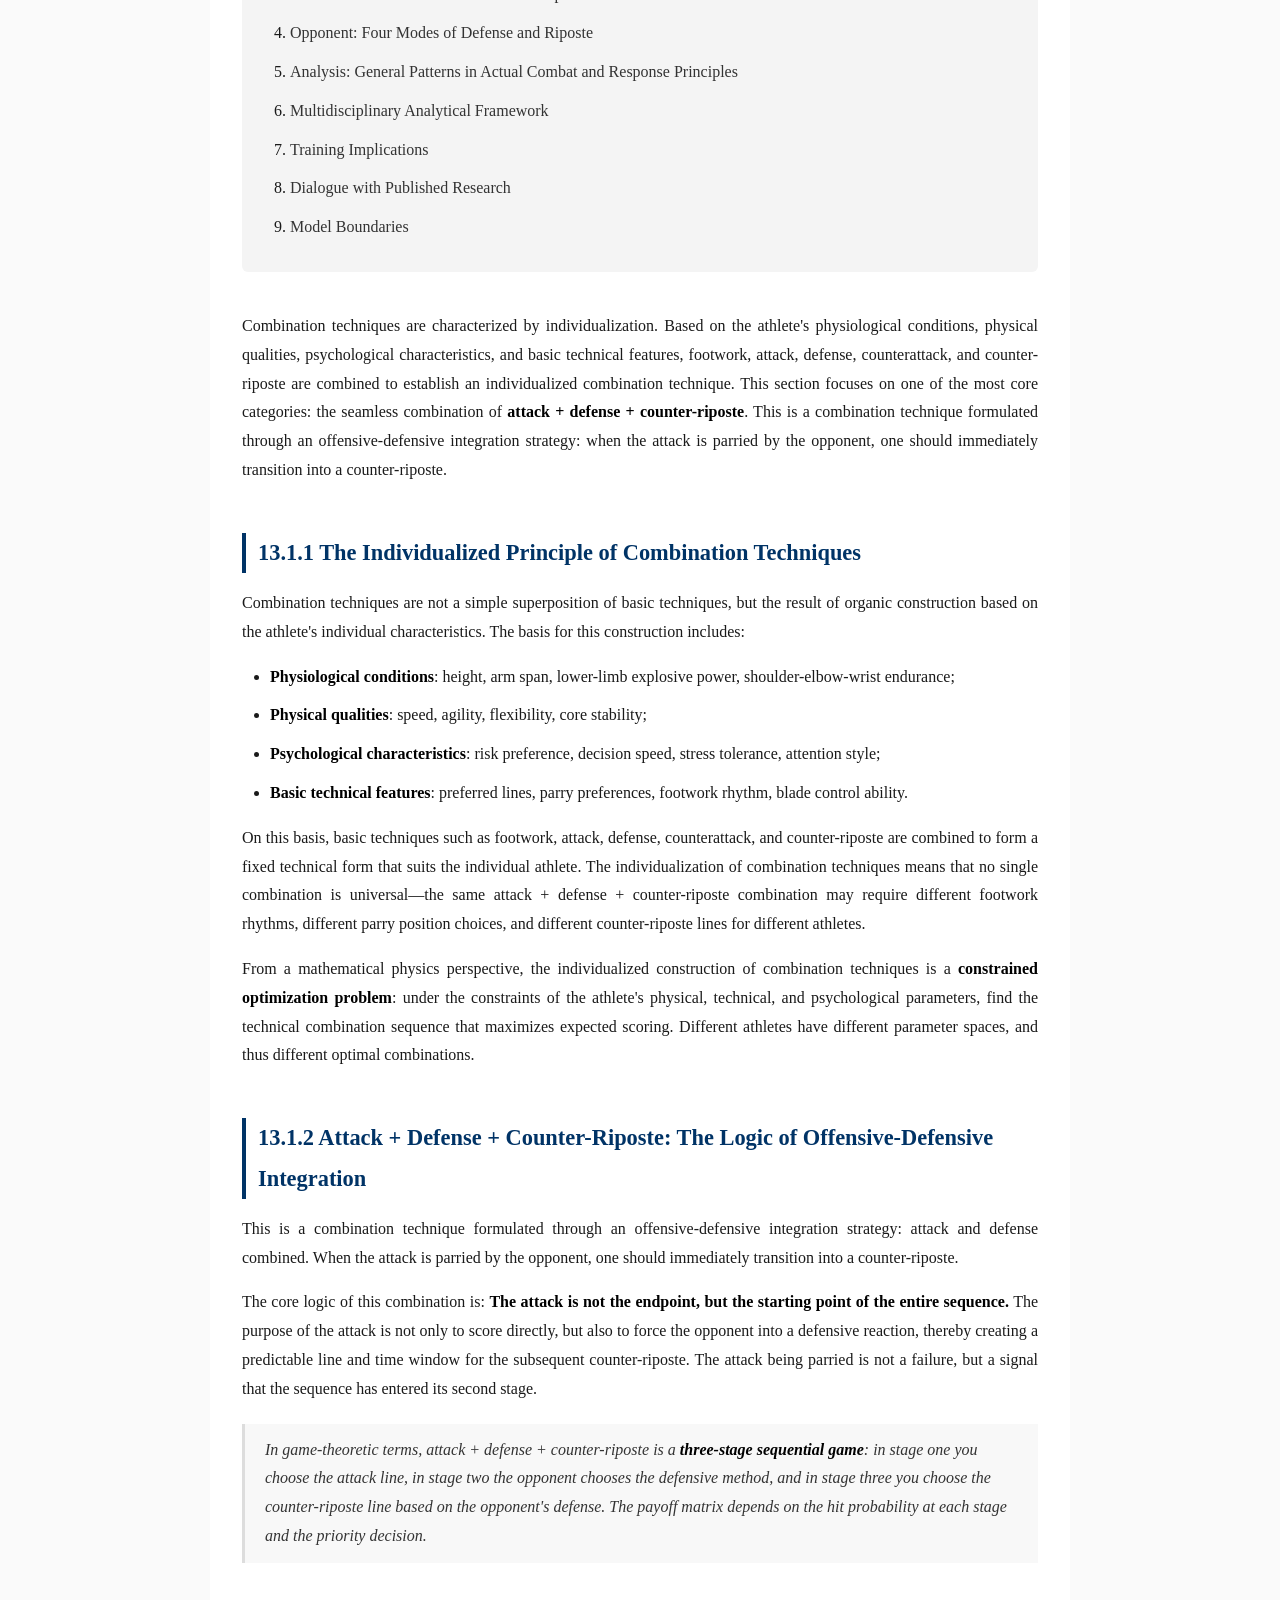
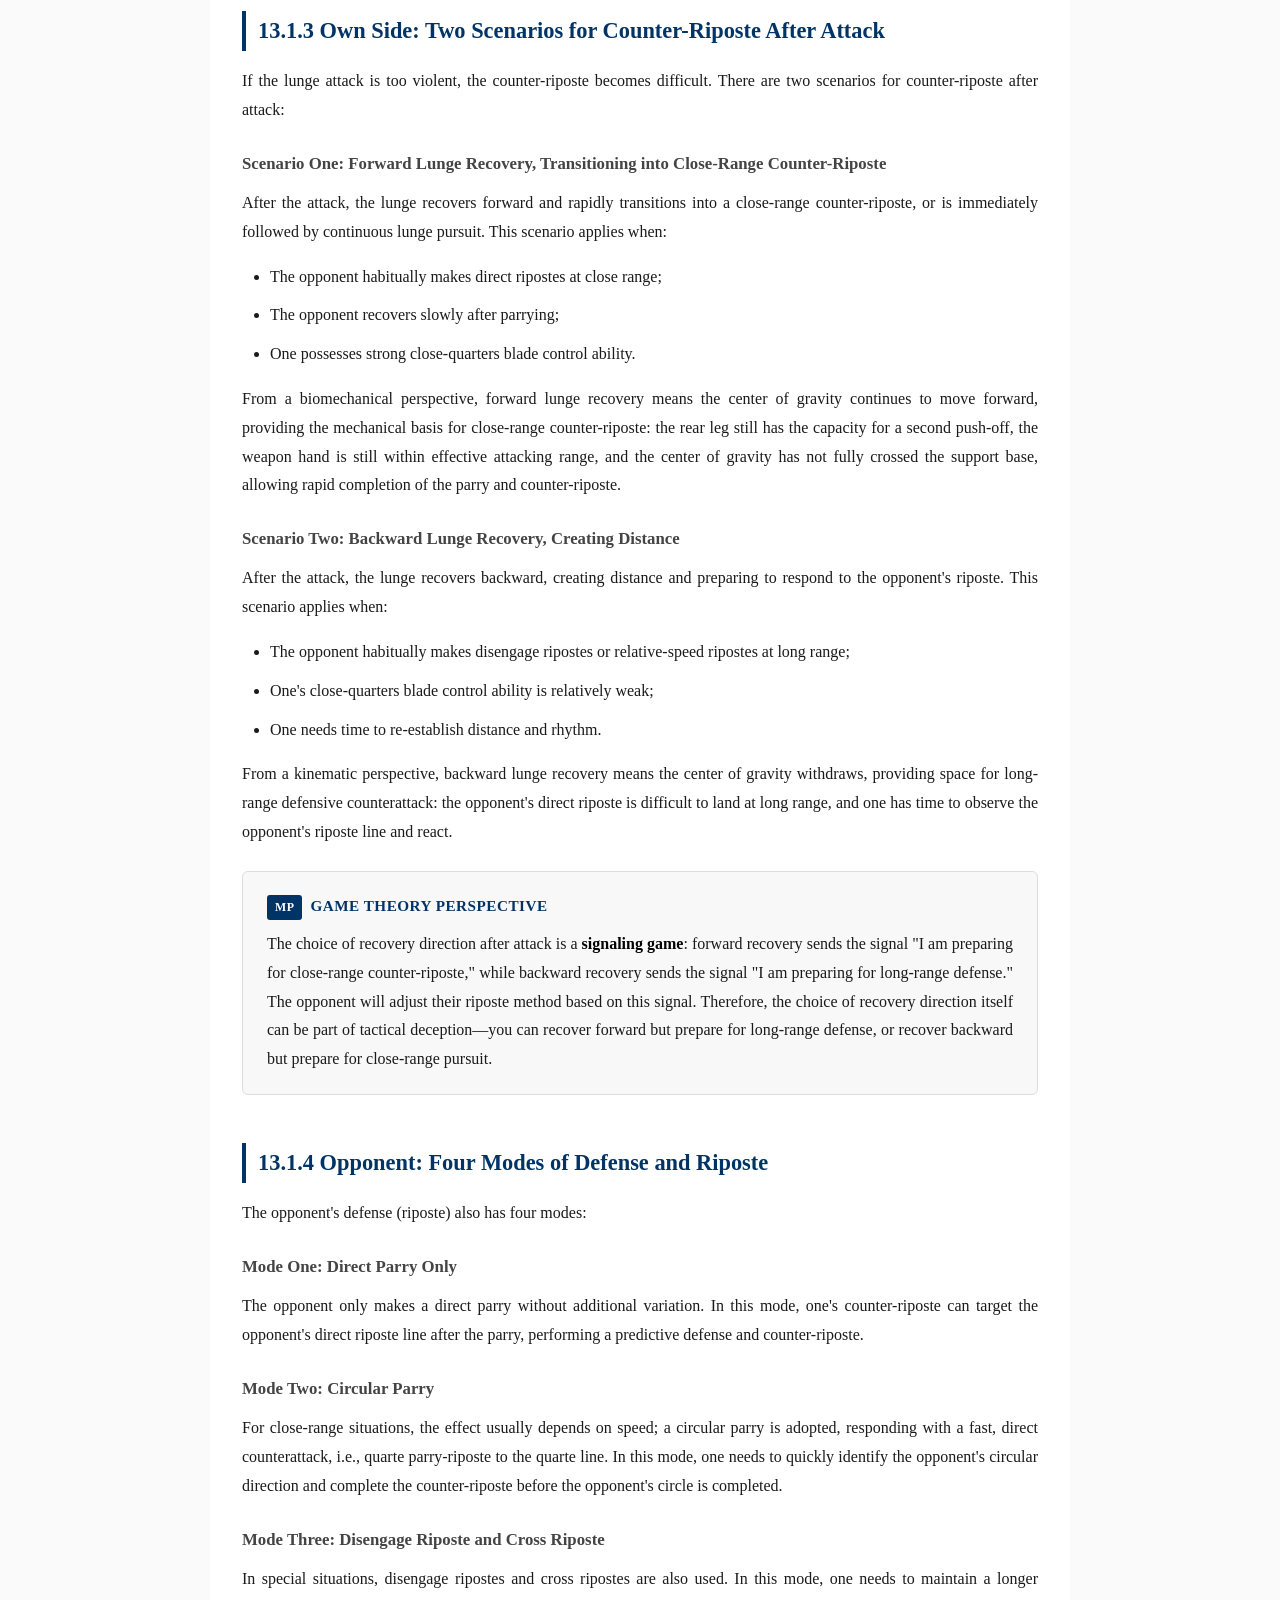
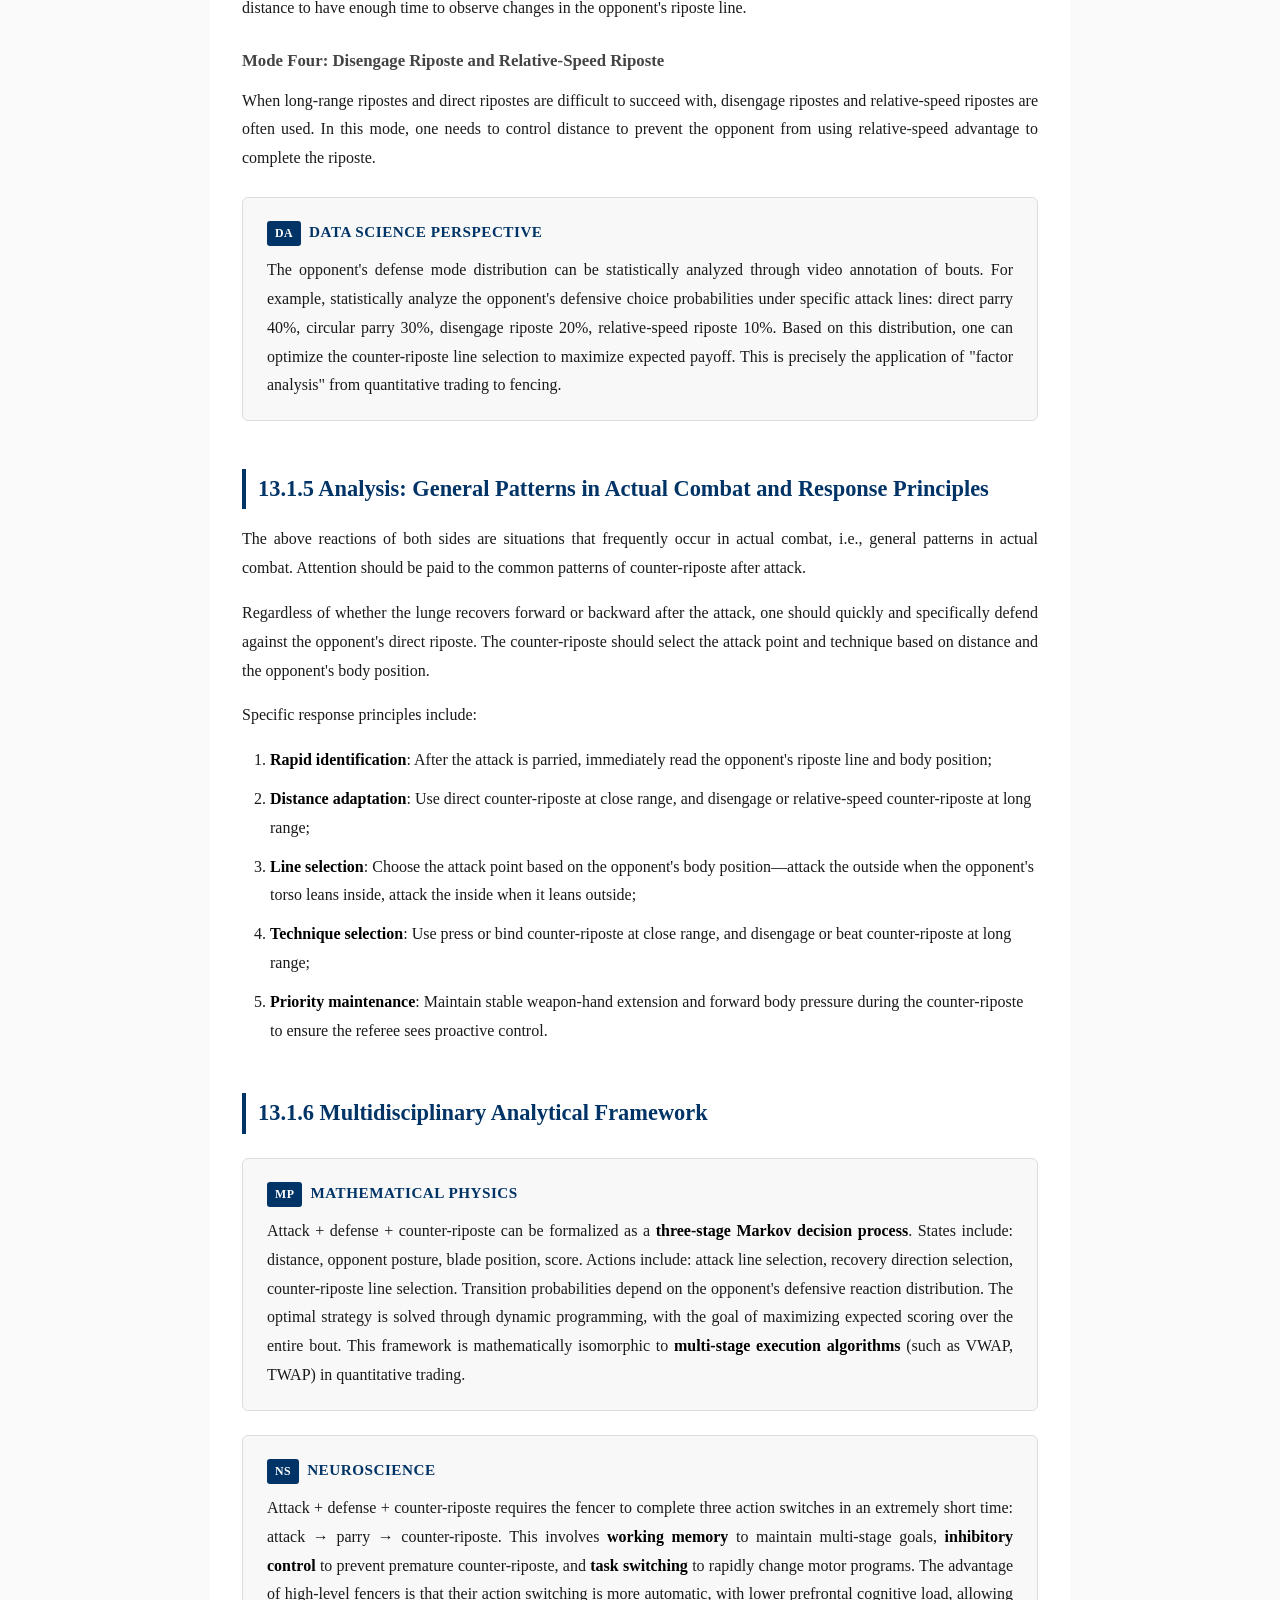
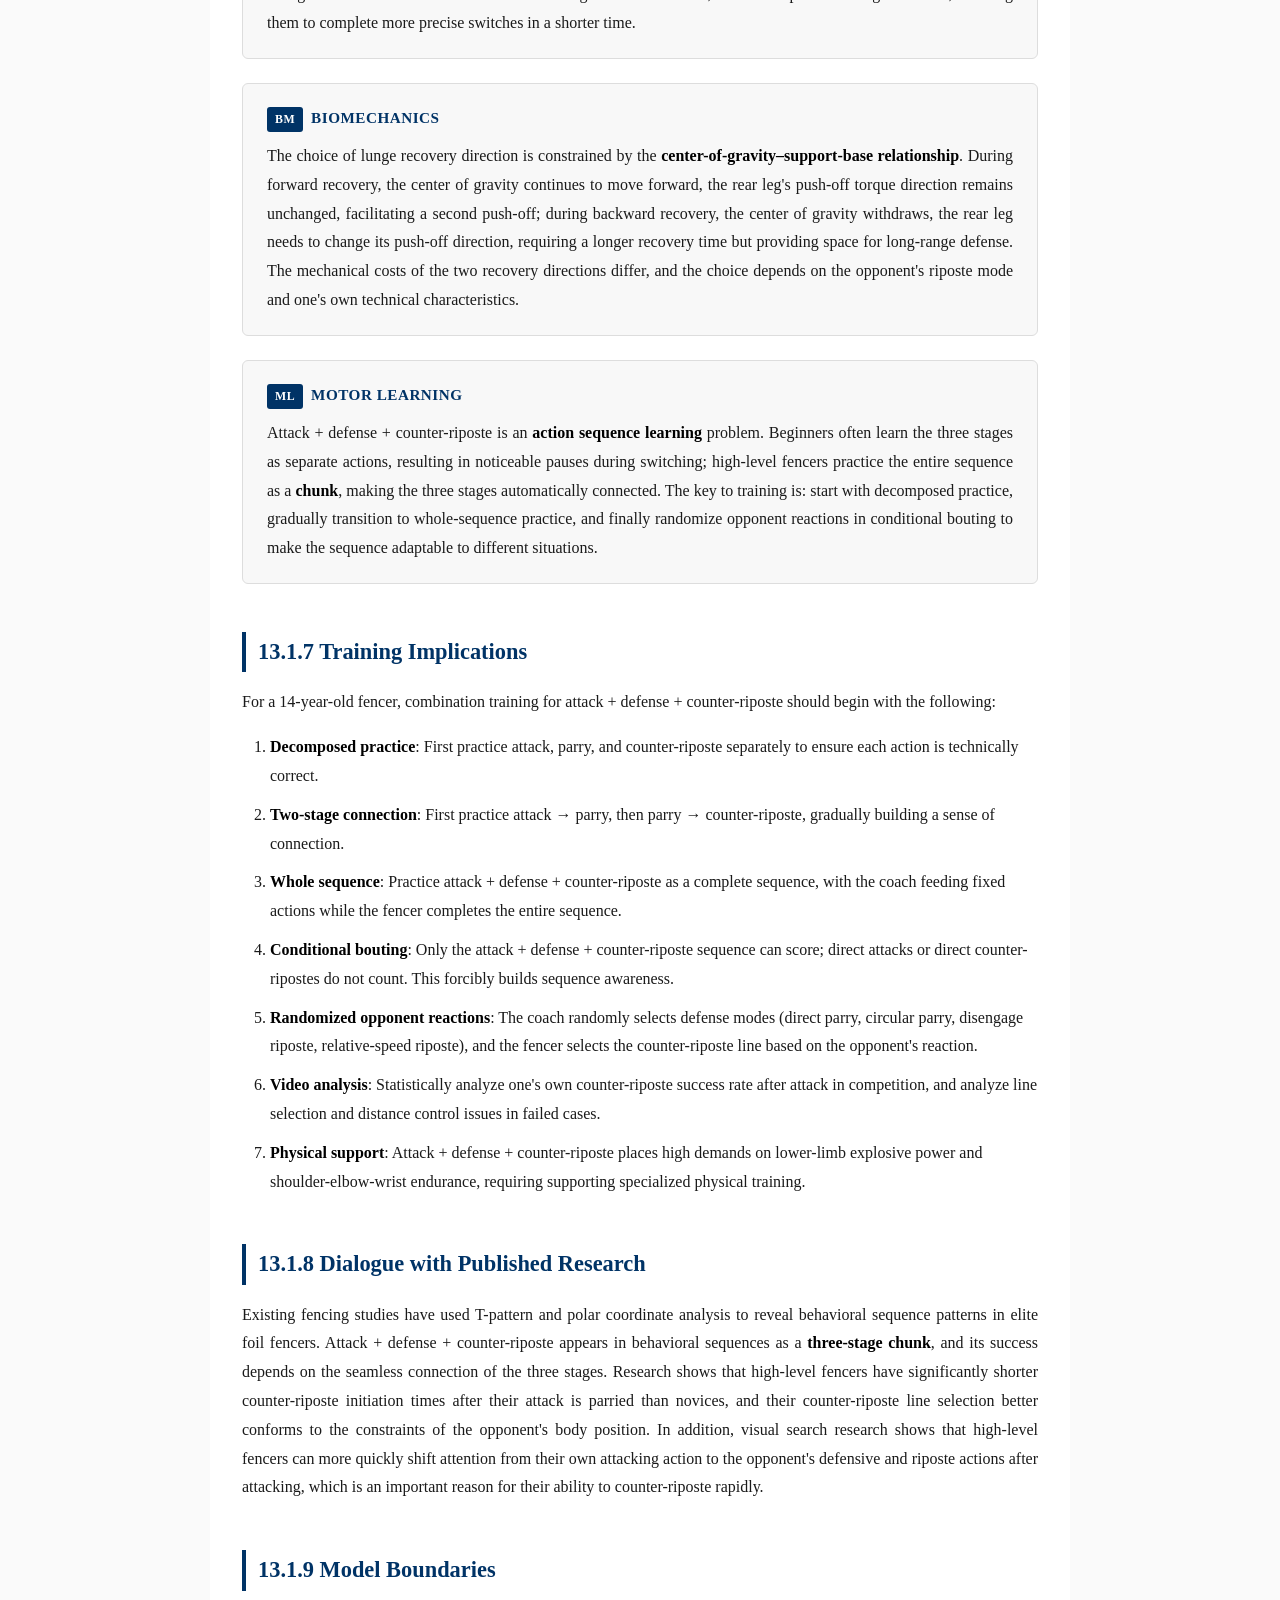
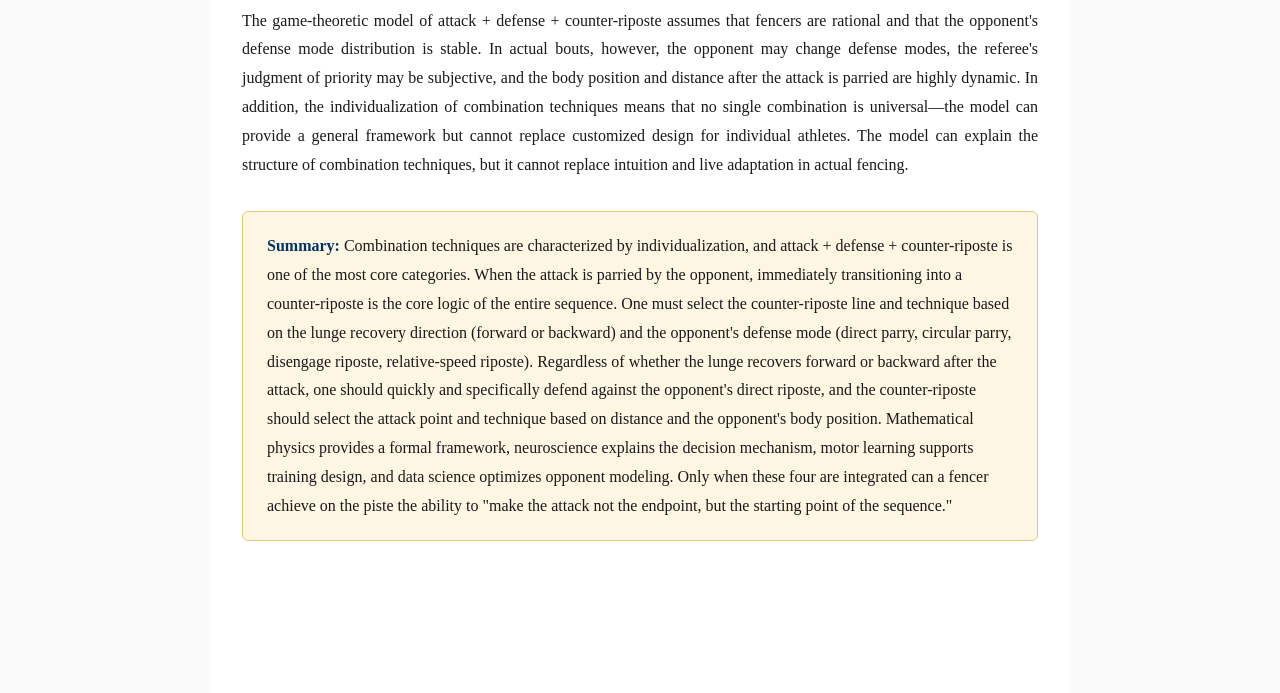
<file: 13_1.html>
<!DOCTYPE html>
<html lang="zh-CN">
<head>
<meta charset="UTF-8">
<meta name="viewport" content="width=device-width, initial-scale=1.0">
<title>13.1 复杂序列 | Complex Sequences</title>
<style>
  :root {
    --text: #1a1a1a;
    --muted: #555;
    --accent: #8b0000;
    --border: #ddd;
    --bg: #fafafa;
    --en-accent: #003366;
  }

  * { box-sizing: border-box; }

  body {
    font-family: "Georgia", "Songti SC", "SimSun", serif;
    line-height: 1.8;
    color: var(--text);
    background: var(--bg);
    margin: 0;
    padding: 0;
  }

  .container {
    max-width: 860px;
    margin: 0 auto;
    padding: 60px 32px 120px;
    background: #fff;
  }

  h1 {
    font-size: 1.9em;
    color: var(--accent);
    border-bottom: 3px solid var(--accent);
    padding-bottom: 12px;
    margin-top: 0;
    margin-bottom: 8px;
  }

  .subtitle {
    font-size: 1.1em;
    color: var(--muted);
    font-style: italic;
    margin-bottom: 40px;
  }

  h2 {
    font-size: 1.4em;
    color: var(--accent);
    margin-top: 48px;
    margin-bottom: 16px;
    padding-left: 12px;
    border-left: 4px solid var(--accent);
  }

  h3 {
    font-size: 1.15em;
    color: #333;
    margin-top: 32px;
    margin-bottom: 12px;
  }

  h4 {
    font-size: 1.05em;
    color: #444;
    margin-top: 24px;
    margin-bottom: 10px;
  }

  p {
    margin: 0 0 16px;
    text-align: justify;
  }

  ol, ul {
    margin: 0 0 16px;
    padding-left: 28px;
  }

  li {
    margin-bottom: 10px;
  }

  strong {
    color: #000;
    font-weight: 700;
  }

  em {
    color: var(--muted);
  }

  blockquote {
    border-left: 3px solid var(--border);
    margin: 20px 0;
    padding: 12px 20px;
    background: #f8f8f8;
    color: #333;
    font-style: italic;
  }

  .box {
    background: #f8f8f8;
    border: 1px solid var(--border);
    border-radius: 6px;
    padding: 20px 24px;
    margin: 24px 0;
  }

  .box-title {
    font-weight: 700;
    color: var(--accent);
    margin-bottom: 10px;
    font-size: 0.95em;
    text-transform: uppercase;
    letter-spacing: 0.5px;
  }

  .dimension {
    display: inline-block;
    background: var(--accent);
    color: #fff;
    font-size: 0.78em;
    font-weight: 700;
    padding: 2px 8px;
    border-radius: 3px;
    margin-right: 8px;
    vertical-align: middle;
  }

  .divider {
    text-align: center;
    color: var(--muted);
    margin: 48px 0;
    font-size: 1.2em;
    letter-spacing: 8px;
  }

  .en-section {
    border-top: 2px dashed var(--border);
    margin-top: 60px;
    padding-top: 40px;
  }

  .en-section h1 {
    color: var(--en-accent);
    border-bottom-color: var(--en-accent);
  }

  .en-section h2 {
    color: var(--en-accent);
    border-left-color: var(--en-accent);
  }

  .en-section h3 {
    color: #1a3a5c;
  }

  .en-section .dimension {
    background: var(--en-accent);
  }

  .en-section .box-title {
    color: var(--en-accent);
  }

  .summary {
    background: #fdf6e3;
    border: 1px solid #e0c97f;
    border-radius: 6px;
    padding: 20px 24px;
    margin: 32px 0;
  }

  .summary strong {
    color: var(--accent);
  }

  .en-section .summary strong {
    color: var(--en-accent);
  }

  .toc {
    background: #f4f4f4;
    border-radius: 6px;
    padding: 20px 28px;
    margin-bottom: 40px;
  }

  .toc-title {
    font-weight: 700;
    margin-bottom: 10px;
    color: var(--accent);
  }

  .toc ol {
    margin: 0;
    padding-left: 20px;
  }

  .toc a {
    color: #333;
    text-decoration: none;
  }

  .toc a:hover {
    color: var(--accent);
    text-decoration: underline;
  }

  .term {
    font-weight: 700;
    color: var(--accent);
  }

  @media (max-width: 600px) {
    .container { padding: 32px 18px 80px; }
    h1 { font-size: 1.5em; }
    h2 { font-size: 1.2em; }
    body { font-size: 15px; }
  }
</style>
</head>
<body>
<div class="container">

<!-- ==================== 中文版 ==================== -->
<h1>13.1 复杂序列：进攻—格挡—反还击的无缝组合</h1>
<div class="subtitle">Complex Sequences: Seamless Attack–Parry–Counter-Riposte Combination Plays</div>

<div class="toc">
  <div class="toc-title">本节结构</div>
  <ol>
    <li><a href="#zh-1">组合技术的个性化原则</a></li>
    <li><a href="#zh-2">进攻+防守+反还击：攻防结合的组合逻辑</a></li>
    <li><a href="#zh-3">己方：进攻后接反还击的两种情形</a></li>
    <li><a href="#zh-4">对手：防守与还击的四种模式</a></li>
    <li><a href="#zh-5">解析：实战中的一般规律与应对原则</a></li>
    <li><a href="#zh-6">多学科分析框架</a></li>
    <li><a href="#zh-7">训练启示</a></li>
    <li><a href="#zh-8">与已发表研究的对话</a></li>
    <li><a href="#zh-9">模型边界</a></li>
  </ol>
</div>

<p>组合技术是具有个性化特点的，要根据运动员的生理条件、身体素质、心理特点、基本技术特点，将步法、进攻、防守、反攻、反还击等几类基本技术组合起来，建立符合运动员个体的组合技术。本节聚焦于其中最核心的一类：<strong>进攻+防守+反还击</strong>的无缝组合。这是采取攻防结合的策略制定的组合技术，当进攻被对手防住后，应该立即转为反还击。</p>

<h2 id="zh-1">13.1.1 组合技术的个性化原则</h2>

<p>组合技术不是基本技术的简单叠加，而是根据运动员个体特征进行有机构建的结果。其构建依据包括：</p>

<ul>
  <li><strong>生理条件</strong>：身高、臂展、下肢爆发力、肩肘腕耐力；</li>
  <li><strong>身体素质</strong>：速度、灵敏、柔韧、核心稳定性；</li>
  <li><strong>心理特点</strong>：风险偏好、决策速度、压力耐受、注意力风格；</li>
  <li><strong>基本技术特点</strong>：擅长线路、格挡偏好、步法节奏、控剑能力。</li>
</ul>

<p>在此基础上，将步法、进攻、防守、反攻、反还击等基本技术组合起来，形成符合运动员个体的固定技术形式。组合技术的个性化，意味着没有一套组合是普适的——同一个进攻+防守+反还击的组合，对不同运动员可能需要不同的步法节奏、不同的格挡位选择、不同的反还击线路。</p>

<p>从数学物理角度看，组合技术的个性化构建是一个<strong>约束优化问题</strong>：在运动员的身体参数、技术参数和心理参数约束下，寻找使期望得分最大化的技术组合序列。不同运动员的参数空间不同，最优组合也不同。</p>

<h2 id="zh-2">13.1.2 进攻+防守+反还击：攻防结合的组合逻辑</h2>

<p>这是采取攻防结合的策略制定的组合技术：进攻和防守相结合。当进攻被对手防住后，应该立即转为反还击。</p>

<p>这一组合的核心逻辑是：<strong>进攻不是终点，而是整个序列的起点。</strong> 进攻的目的不仅是直接得分，还包括迫使对手做出防守反应，从而为后续的反还击创造可预测的线路和时间窗口。进攻被防住不是失败，而是序列进入第二阶段的信号。</p>

<blockquote>用博弈论的语言说，进攻+防守+反还击是一个<strong>三阶段序贯博弈</strong>：第一阶段你选择进攻线路，第二阶段对手选择防守方式，第三阶段你根据对手的防守选择反还击线路。收益矩阵取决于每一阶段的命中概率和优先权判定。</blockquote>

<h2 id="zh-3">13.1.3 己方：进攻后接反还击的两种情形</h2>

<p>如果弓步进攻过于猛烈，反还击就会变得困难。进攻后接反还击有两种情形：</p>

<h4>情形一：弓步向前复原，转入近距离反还击</h4>

<p>进攻后，弓步向前复原并迅速转为近距离反还击，或者紧接着用连续的弓步进行追击。这种情形适用于：</p>

<ul>
  <li>对手习惯在近距离进行直接还击；</li>
  <li>对手的防守后回收较慢；</li>
  <li>己方具备较强的近身控剑能力。</li>
</ul>

<p>从生物力学角度看，弓步向前复原意味着重心继续前移，这为近距离反还击提供了力学基础：后腿仍具备二次蹬伸能力，持剑手仍在有效攻击范围内，身体重心未完全越过支撑面，可以快速完成格挡和反还击。</p>

<h4>情形二：弓步向后复原，拉开距离</h4>

<p>进攻后，弓步向后复原，拉开距离，准备应对对手的还击。这种情形适用于：</p>

<ul>
  <li>对手习惯在远距离进行转移还击或相对速度还击；</li>
  <li>己方的近距离控剑能力相对较弱；</li>
  <li>己方需要时间重新建立距离和节奏。</li>
</ul>

<p>从运动学角度看，弓步向后复原意味着重心回撤，这为远距离防守反击提供了空间：对手的直接还击难以在远距离命中，己方有时间观察对手的还击线路并做出反应。</p>

<div class="box">
  <div class="box-title"><span class="dimension">MP</span>博弈论视角</div>
  <p style="margin-bottom:0;">己方在进攻后的复原方向选择，是一个<strong>信号博弈</strong>：向前复原传递“我准备近身反还击”的信号，向后复原传递“我准备远距离防守”的信号。对手会根据这一信号调整还击方式。因此，复原方向的选择本身就可以作为战术欺骗的一部分——你可以向前复原但准备远距离防守，或向后复原但准备近身追击。</p>
</div>

<h2 id="zh-4">13.1.4 对手：防守与还击的四种模式</h2>

<p>对手的防守（还击）也有四种情况：</p>

<h4>模式一：仅直接防守</h4>

<p>对手仅做直接格挡，不做额外变化。这种模式下，己方的反还击可以针对对手格挡后的直接还击线路，进行预判性防守和反还击。</p>

<h4>模式二：划圆防守</h4>

<p>针对近距离的情况，效果通常决定于速度，采取划圆防守的方式，以快速、直接的反击应对，即第4防守还击第4部位。这种模式下，己方需要快速识别对手的划圆方向，并在其划圆完成前完成反还击。</p>

<h4>模式三：转移还击和交叉还击</h4>

<p>特殊情况下也会运用转移还击和交叉还击。这种模式下，己方需要保持较宽的距离，以便有足够时间观察对手的还击线路变化。</p>

<h4>模式四：转移还击和相对速度还击</h4>

<p>在远距离的还击、直接还击难以取胜时，往往采用转移还击和相对速度还击。这种模式下，己方需要控制距离，防止对手利用相对速度优势完成还击。</p>

<div class="box">
  <div class="box-title"><span class="dimension">DA</span>数据科学视角</div>
  <p style="margin-bottom:0;">对手的防守模式分布是可以通过比赛视频标注统计的。例如，统计对手在特定进攻线路下的防守选择概率：直接防守40%，划圆防守30%，转移还击20%，相对速度还击10%。基于这一分布，己方可以优化反还击线路的选择，使期望收益最大化。这正是量化交易中“因子分析”在击剑中的对应应用。</p>
</div>

<h2 id="zh-5">13.1.5 解析：实战中的一般规律与应对原则</h2>

<p>以上双方的反应，是实战中经常出现的情形，即实战中的一般规律。应当关注进攻后接反击的常见模式。</p>

<p>无论进攻后弓步的前收还是向后回收，应快速并针对对手直接还击做迅速的防守。反还击要根据距离和对手身体位置来选择攻击点和手法。</p>

<p>具体应对原则包括：</p>

<ol>
  <li><strong>快速识别</strong>：进攻被格挡后，第一时间读取对手的还击线路和身体位置；</li>
  <li><strong>距离适配</strong>：近距离用直接反还击，远距离用转移或相对速度反还击；</li>
  <li><strong>线路选择</strong>：根据对手身体位置选择攻击点——对手躯干偏向内侧时攻击外侧，偏向外侧时攻击内侧；</li>
  <li><strong>手法选择</strong>：近距离用压剑或带剑反还击，远距离用转移刺或击打剑反还击；</li>
  <li><strong>优先权维护</strong>：反还击过程中保持持剑手稳定延伸和身体前压，确保裁判看到主动控制。</li>
</ol>

<h2 id="zh-6">13.1.6 多学科分析框架</h2>

<div class="box">
  <div class="box-title"><span class="dimension">MP</span>数学物理</div>
  <p style="margin-bottom:0;">进攻+防守+反还击可形式化为一个<strong>三阶段马尔可夫决策过程</strong>。状态包括：距离、对手姿态、剑位、比分。动作包括：进攻线路选择、复原方向选择、反还击线路选择。转移概率取决于对手的防守反应分布。最优策略通过动态规划求解，目标是最大化整场比赛的期望得分。这一框架与量化交易中的<strong>多阶段执行算法</strong>（如VWAP、TWAP）在数学结构上同构。</p>
</div>

<div class="box">
  <div class="box-title"><span class="dimension">NS</span>神经科学</div>
  <p style="margin-bottom:0;">进攻+防守+反还击要求运动员在极短时间内完成三次动作切换：进攻→格挡→反还击。这涉及<strong>工作记忆</strong>维持多阶目标、<strong>抑制控制</strong>阻止过早反还击、<strong>任务切换</strong>快速更换运动程序。高水平运动员的优势在于：他们的动作切换更自动化，前额叶认知负荷更低，因此能在更短时间内完成更精确的切换。</p>
</div>

<div class="box">
  <div class="box-title"><span class="dimension">BM</span>生物力学</div>
  <p style="margin-bottom:0;">弓步复原方向的选择受<strong>重心-支撑面关系</strong>约束。向前复原时，重心继续前移，后腿蹬伸力矩方向不变，有利于二次发力；向后复原时，重心回撤，后腿需要改变蹬伸方向，恢复时间更长，但为远距离防守提供了空间。两种复原方向的力学代价不同，选择取决于对手的还击模式和己方的技术特点。</p>
</div>

<div class="box">
  <div class="box-title"><span class="dimension">ML</span>运动技能学习</div>
  <p style="margin-bottom:0;">进攻+防守+反还击是一个<strong>动作序列学习</strong>问题。初学者往往将三个阶段作为独立动作分别学习，导致切换时有明显停顿；高水平运动员则将整个序列作为一个<strong>组块</strong>（chunk）进行练习，使三个阶段自动化衔接。训练的关键是：从分解练习开始，逐步过渡到整体序列练习，最终在条件实战中随机化对手反应，使序列适应不同情境。</p>
</div>

<h2 id="zh-7">13.1.7 训练启示</h2>

<p>对14岁选手，进攻+防守+反还击的组合训练应从以下方面入手：</p>

<ol>
  <li><strong>分解练习</strong>：先分别练习进攻、格挡、反还击三个动作，确保每个动作技术正确。</li>
  <li><strong>两段衔接</strong>：先练习进攻→格挡，再练习格挡→反还击，逐步建立衔接感。</li>
  <li><strong>整体序列</strong>：将进攻+防守+反还击作为一个完整序列练习，教练固定喂招，运动员完成整个序列。</li>
  <li><strong>条件实战</strong>：只允许通过进攻+防守+反还击序列得分，直接进攻或直接反还击不得分。强制建立序列意识。</li>
  <li><strong>对手反应随机化</strong>：教练随机选择防守模式（直接防守、划圆防守、转移还击、相对速度还击），运动员根据对手反应选择反还击线路。</li>
  <li><strong>视频分析</strong>：统计自己在比赛中的进攻后反还击成功率，分析失败案例的线路选择和距离控制问题。</li>
  <li><strong>体能支撑</strong>：进攻+防守+反还击对下肢爆发力和肩肘腕耐力要求较高，需要配套的专项体能训练。</li>
</ol>

<h2 id="zh-8">13.1.8 与已发表研究的对话</h2>

<p>已有击剑研究使用T-pattern和极坐标分析揭示了精英花剑运动员的行为序列模式。进攻+防守+反还击在行为序列中表现为一个<strong>三阶组块</strong>，其成功依赖于三个阶段的无缝衔接。研究表明，高水平运动员在进攻被格挡后的反还击启动时间显著短于新手，且他们的反还击线路选择更符合对手身体位置的约束。此外，视觉搜索研究显示，高水平运动员在进攻后能够更快地将注意力从自己的进攻动作转移到对手的防守和还击动作上，这是他们能够快速反还击的重要原因。</p>

<h2 id="zh-9">13.1.9 模型边界</h2>

<p>进攻+防守+反还击的博弈论模型假设运动员是理性的，且对手防守模式分布稳定。然而，实战中对手可能改变防守模式、裁判对优先权的判定存在主观性，且进攻被格挡后的身体位置和距离是高度动态的。此外，组合技术的个性化意味着没有一套组合是普适的——模型能提供一般性框架，但不能替代针对个体运动员的定制化设计。模型能解释组合技术的结构，但不能替代实战中的直觉与临场应变。</p>

<div class="summary">
  <strong>小结：</strong>组合技术是具有个性化特点的，进攻+防守+反还击是其中最核心的一类。当进攻被对手防住后，立即转为反还击，是整个序列的核心逻辑。己方需要根据弓步复原方向（向前或向后）和对手防守模式（直接防守、划圆防守、转移还击、相对速度还击）选择反还击线路和手法。无论进攻后弓步的前收还是向后回收，应快速并针对对手直接还击做迅速的防守，反还击要根据距离和对手身体位置来选择攻击点和手法。数学物理提供形式化框架，神经科学解释决策机制，运动技能学习支撑训练设计，数据科学优化对手建模。四者合一，方能在剑道上实现“进攻不是终点，而是序列的起点”。
</div>

<div class="divider">◆ ◆ ◆</div>

<!-- ==================== 英文版 ==================== -->
<div class="en-section">

<h1>13.1 Complex Sequences: Seamless Attack–Parry–Counter-Riposte Combination Plays</h1>
<div class="subtitle">Complex Sequences: Seamless Attack–Parry–Counter-Riposte Combination Plays</div>

<div class="toc">
  <div class="toc-title">Section Structure</div>
  <ol>
    <li><a href="#en-1">The Individualized Principle of Combination Techniques</a></li>
    <li><a href="#en-2">Attack + Defense + Counter-Riposte: The Logic of Offensive-Defensive Integration</a></li>
    <li><a href="#en-3">Own Side: Two Scenarios for Counter-Riposte After Attack</a></li>
    <li><a href="#en-4">Opponent: Four Modes of Defense and Riposte</a></li>
    <li><a href="#en-5">Analysis: General Patterns in Actual Combat and Response Principles</a></li>
    <li><a href="#en-6">Multidisciplinary Analytical Framework</a></li>
    <li><a href="#en-7">Training Implications</a></li>
    <li><a href="#en-8">Dialogue with Published Research</a></li>
    <li><a href="#en-9">Model Boundaries</a></li>
  </ol>
</div>

<p>Combination techniques are characterized by individualization. Based on the athlete's physiological conditions, physical qualities, psychological characteristics, and basic technical features, footwork, attack, defense, counterattack, and counter-riposte are combined to establish an individualized combination technique. This section focuses on one of the most core categories: the seamless combination of <strong>attack + defense + counter-riposte</strong>. This is a combination technique formulated through an offensive-defensive integration strategy: when the attack is parried by the opponent, one should immediately transition into a counter-riposte.</p>

<h2 id="en-1">13.1.1 The Individualized Principle of Combination Techniques</h2>

<p>Combination techniques are not a simple superposition of basic techniques, but the result of organic construction based on the athlete's individual characteristics. The basis for this construction includes:</p>

<ul>
  <li><strong>Physiological conditions</strong>: height, arm span, lower-limb explosive power, shoulder-elbow-wrist endurance;</li>
  <li><strong>Physical qualities</strong>: speed, agility, flexibility, core stability;</li>
  <li><strong>Psychological characteristics</strong>: risk preference, decision speed, stress tolerance, attention style;</li>
  <li><strong>Basic technical features</strong>: preferred lines, parry preferences, footwork rhythm, blade control ability.</li>
</ul>

<p>On this basis, basic techniques such as footwork, attack, defense, counterattack, and counter-riposte are combined to form a fixed technical form that suits the individual athlete. The individualization of combination techniques means that no single combination is universal—the same attack + defense + counter-riposte combination may require different footwork rhythms, different parry position choices, and different counter-riposte lines for different athletes.</p>

<p>From a mathematical physics perspective, the individualized construction of combination techniques is a <strong>constrained optimization problem</strong>: under the constraints of the athlete's physical, technical, and psychological parameters, find the technical combination sequence that maximizes expected scoring. Different athletes have different parameter spaces, and thus different optimal combinations.</p>

<h2 id="en-2">13.1.2 Attack + Defense + Counter-Riposte: The Logic of Offensive-Defensive Integration</h2>

<p>This is a combination technique formulated through an offensive-defensive integration strategy: attack and defense combined. When the attack is parried by the opponent, one should immediately transition into a counter-riposte.</p>

<p>The core logic of this combination is: <strong>The attack is not the endpoint, but the starting point of the entire sequence.</strong> The purpose of the attack is not only to score directly, but also to force the opponent into a defensive reaction, thereby creating a predictable line and time window for the subsequent counter-riposte. The attack being parried is not a failure, but a signal that the sequence has entered its second stage.</p>

<blockquote>In game-theoretic terms, attack + defense + counter-riposte is a <strong>three-stage sequential game</strong>: in stage one you choose the attack line, in stage two the opponent chooses the defensive method, and in stage three you choose the counter-riposte line based on the opponent's defense. The payoff matrix depends on the hit probability at each stage and the priority decision.</blockquote>

<h2 id="en-3">13.1.3 Own Side: Two Scenarios for Counter-Riposte After Attack</h2>

<p>If the lunge attack is too violent, the counter-riposte becomes difficult. There are two scenarios for counter-riposte after attack:</p>

<h4>Scenario One: Forward Lunge Recovery, Transitioning into Close-Range Counter-Riposte</h4>

<p>After the attack, the lunge recovers forward and rapidly transitions into a close-range counter-riposte, or is immediately followed by continuous lunge pursuit. This scenario applies when:</p>

<ul>
  <li>The opponent habitually makes direct ripostes at close range;</li>
  <li>The opponent recovers slowly after parrying;</li>
  <li>One possesses strong close-quarters blade control ability.</li>
</ul>

<p>From a biomechanical perspective, forward lunge recovery means the center of gravity continues to move forward, providing the mechanical basis for close-range counter-riposte: the rear leg still has the capacity for a second push-off, the weapon hand is still within effective attacking range, and the center of gravity has not fully crossed the support base, allowing rapid completion of the parry and counter-riposte.</p>

<h4>Scenario Two: Backward Lunge Recovery, Creating Distance</h4>

<p>After the attack, the lunge recovers backward, creating distance and preparing to respond to the opponent's riposte. This scenario applies when:</p>

<ul>
  <li>The opponent habitually makes disengage ripostes or relative-speed ripostes at long range;</li>
  <li>One's close-quarters blade control ability is relatively weak;</li>
  <li>One needs time to re-establish distance and rhythm.</li>
</ul>

<p>From a kinematic perspective, backward lunge recovery means the center of gravity withdraws, providing space for long-range defensive counterattack: the opponent's direct riposte is difficult to land at long range, and one has time to observe the opponent's riposte line and react.</p>

<div class="box">
  <div class="box-title"><span class="dimension">MP</span>Game Theory Perspective</div>
  <p style="margin-bottom:0;">The choice of recovery direction after attack is a <strong>signaling game</strong>: forward recovery sends the signal "I am preparing for close-range counter-riposte," while backward recovery sends the signal "I am preparing for long-range defense." The opponent will adjust their riposte method based on this signal. Therefore, the choice of recovery direction itself can be part of tactical deception—you can recover forward but prepare for long-range defense, or recover backward but prepare for close-range pursuit.</p>
</div>

<h2 id="en-4">13.1.4 Opponent: Four Modes of Defense and Riposte</h2>

<p>The opponent's defense (riposte) also has four modes:</p>

<h4>Mode One: Direct Parry Only</h4>

<p>The opponent only makes a direct parry without additional variation. In this mode, one's counter-riposte can target the opponent's direct riposte line after the parry, performing a predictive defense and counter-riposte.</p>

<h4>Mode Two: Circular Parry</h4>

<p>For close-range situations, the effect usually depends on speed; a circular parry is adopted, responding with a fast, direct counterattack, i.e., quarte parry-riposte to the quarte line. In this mode, one needs to quickly identify the opponent's circular direction and complete the counter-riposte before the opponent's circle is completed.</p>

<h4>Mode Three: Disengage Riposte and Cross Riposte</h4>

<p>In special situations, disengage ripostes and cross ripostes are also used. In this mode, one needs to maintain a longer distance to have enough time to observe changes in the opponent's riposte line.</p>

<h4>Mode Four: Disengage Riposte and Relative-Speed Riposte</h4>

<p>When long-range ripostes and direct ripostes are difficult to succeed with, disengage ripostes and relative-speed ripostes are often used. In this mode, one needs to control distance to prevent the opponent from using relative-speed advantage to complete the riposte.</p>

<div class="box">
  <div class="box-title"><span class="dimension">DA</span>Data Science Perspective</div>
  <p style="margin-bottom:0;">The opponent's defense mode distribution can be statistically analyzed through video annotation of bouts. For example, statistically analyze the opponent's defensive choice probabilities under specific attack lines: direct parry 40%, circular parry 30%, disengage riposte 20%, relative-speed riposte 10%. Based on this distribution, one can optimize the counter-riposte line selection to maximize expected payoff. This is precisely the application of "factor analysis" from quantitative trading to fencing.</p>
</div>

<h2 id="en-5">13.1.5 Analysis: General Patterns in Actual Combat and Response Principles</h2>

<p>The above reactions of both sides are situations that frequently occur in actual combat, i.e., general patterns in actual combat. Attention should be paid to the common patterns of counter-riposte after attack.</p>

<p>Regardless of whether the lunge recovers forward or backward after the attack, one should quickly and specifically defend against the opponent's direct riposte. The counter-riposte should select the attack point and technique based on distance and the opponent's body position.</p>

<p>Specific response principles include:</p>

<ol>
  <li><strong>Rapid identification</strong>: After the attack is parried, immediately read the opponent's riposte line and body position;</li>
  <li><strong>Distance adaptation</strong>: Use direct counter-riposte at close range, and disengage or relative-speed counter-riposte at long range;</li>
  <li><strong>Line selection</strong>: Choose the attack point based on the opponent's body position—attack the outside when the opponent's torso leans inside, attack the inside when it leans outside;</li>
  <li><strong>Technique selection</strong>: Use press or bind counter-riposte at close range, and disengage or beat counter-riposte at long range;</li>
  <li><strong>Priority maintenance</strong>: Maintain stable weapon-hand extension and forward body pressure during the counter-riposte to ensure the referee sees proactive control.</li>
</ol>

<h2 id="en-6">13.1.6 Multidisciplinary Analytical Framework</h2>

<div class="box">
  <div class="box-title"><span class="dimension">MP</span>Mathematical Physics</div>
  <p style="margin-bottom:0;">Attack + defense + counter-riposte can be formalized as a <strong>three-stage Markov decision process</strong>. States include: distance, opponent posture, blade position, score. Actions include: attack line selection, recovery direction selection, counter-riposte line selection. Transition probabilities depend on the opponent's defensive reaction distribution. The optimal strategy is solved through dynamic programming, with the goal of maximizing expected scoring over the entire bout. This framework is mathematically isomorphic to <strong>multi-stage execution algorithms</strong> (such as VWAP, TWAP) in quantitative trading.</p>
</div>

<div class="box">
  <div class="box-title"><span class="dimension">NS</span>Neuroscience</div>
  <p style="margin-bottom:0;">Attack + defense + counter-riposte requires the fencer to complete three action switches in an extremely short time: attack → parry → counter-riposte. This involves <strong>working memory</strong> to maintain multi-stage goals, <strong>inhibitory control</strong> to prevent premature counter-riposte, and <strong>task switching</strong> to rapidly change motor programs. The advantage of high-level fencers is that their action switching is more automatic, with lower prefrontal cognitive load, allowing them to complete more precise switches in a shorter time.</p>
</div>

<div class="box">
  <div class="box-title"><span class="dimension">BM</span>Biomechanics</div>
  <p style="margin-bottom:0;">The choice of lunge recovery direction is constrained by the <strong>center-of-gravity–support-base relationship</strong>. During forward recovery, the center of gravity continues to move forward, the rear leg's push-off torque direction remains unchanged, facilitating a second push-off; during backward recovery, the center of gravity withdraws, the rear leg needs to change its push-off direction, requiring a longer recovery time but providing space for long-range defense. The mechanical costs of the two recovery directions differ, and the choice depends on the opponent's riposte mode and one's own technical characteristics.</p>
</div>

<div class="box">
  <div class="box-title"><span class="dimension">ML</span>Motor Learning</div>
  <p style="margin-bottom:0;">Attack + defense + counter-riposte is an <strong>action sequence learning</strong> problem. Beginners often learn the three stages as separate actions, resulting in noticeable pauses during switching; high-level fencers practice the entire sequence as a <strong>chunk</strong>, making the three stages automatically connected. The key to training is: start with decomposed practice, gradually transition to whole-sequence practice, and finally randomize opponent reactions in conditional bouting to make the sequence adaptable to different situations.</p>
</div>

<h2 id="en-7">13.1.7 Training Implications</h2>

<p>For a 14-year-old fencer, combination training for attack + defense + counter-riposte should begin with the following:</p>

<ol>
  <li><strong>Decomposed practice</strong>: First practice attack, parry, and counter-riposte separately to ensure each action is technically correct.</li>
  <li><strong>Two-stage connection</strong>: First practice attack → parry, then parry → counter-riposte, gradually building a sense of connection.</li>
  <li><strong>Whole sequence</strong>: Practice attack + defense + counter-riposte as a complete sequence, with the coach feeding fixed actions while the fencer completes the entire sequence.</li>
  <li><strong>Conditional bouting</strong>: Only the attack + defense + counter-riposte sequence can score; direct attacks or direct counter-ripostes do not count. This forcibly builds sequence awareness.</li>
  <li><strong>Randomized opponent reactions</strong>: The coach randomly selects defense modes (direct parry, circular parry, disengage riposte, relative-speed riposte), and the fencer selects the counter-riposte line based on the opponent's reaction.</li>
  <li><strong>Video analysis</strong>: Statistically analyze one's own counter-riposte success rate after attack in competition, and analyze line selection and distance control issues in failed cases.</li>
  <li><strong>Physical support</strong>: Attack + defense + counter-riposte places high demands on lower-limb explosive power and shoulder-elbow-wrist endurance, requiring supporting specialized physical training.</li>
</ol>

<h2 id="en-8">13.1.8 Dialogue with Published Research</h2>

<p>Existing fencing studies have used T-pattern and polar coordinate analysis to reveal behavioral sequence patterns in elite foil fencers. Attack + defense + counter-riposte appears in behavioral sequences as a <strong>three-stage chunk</strong>, and its success depends on the seamless connection of the three stages. Research shows that high-level fencers have significantly shorter counter-riposte initiation times after their attack is parried than novices, and their counter-riposte line selection better conforms to the constraints of the opponent's body position. In addition, visual search research shows that high-level fencers can more quickly shift attention from their own attacking action to the opponent's defensive and riposte actions after attacking, which is an important reason for their ability to counter-riposte rapidly.</p>

<h2 id="en-9">13.1.9 Model Boundaries</h2>

<p>The game-theoretic model of attack + defense + counter-riposte assumes that fencers are rational and that the opponent's defense mode distribution is stable. In actual bouts, however, the opponent may change defense modes, the referee's judgment of priority may be subjective, and the body position and distance after the attack is parried are highly dynamic. In addition, the individualization of combination techniques means that no single combination is universal—the model can provide a general framework but cannot replace customized design for individual athletes. The model can explain the structure of combination techniques, but it cannot replace intuition and live adaptation in actual fencing.</p>

<div class="summary">
  <strong>Summary:</strong> Combination techniques are characterized by individualization, and attack + defense + counter-riposte is one of the most core categories. When the attack is parried by the opponent, immediately transitioning into a counter-riposte is the core logic of the entire sequence. One must select the counter-riposte line and technique based on the lunge recovery direction (forward or backward) and the opponent's defense mode (direct parry, circular parry, disengage riposte, relative-speed riposte). Regardless of whether the lunge recovers forward or backward after the attack, one should quickly and specifically defend against the opponent's direct riposte, and the counter-riposte should select the attack point and technique based on distance and the opponent's body position. Mathematical physics provides a formal framework, neuroscience explains the decision mechanism, motor learning supports training design, and data science optimizes opponent modeling. Only when these four are integrated can a fencer achieve on the piste the ability to "make the attack not the endpoint, but the starting point of the sequence."
</div>

</div><!-- /en-section -->

</div><!-- /container -->
</body>
</html>
</file>
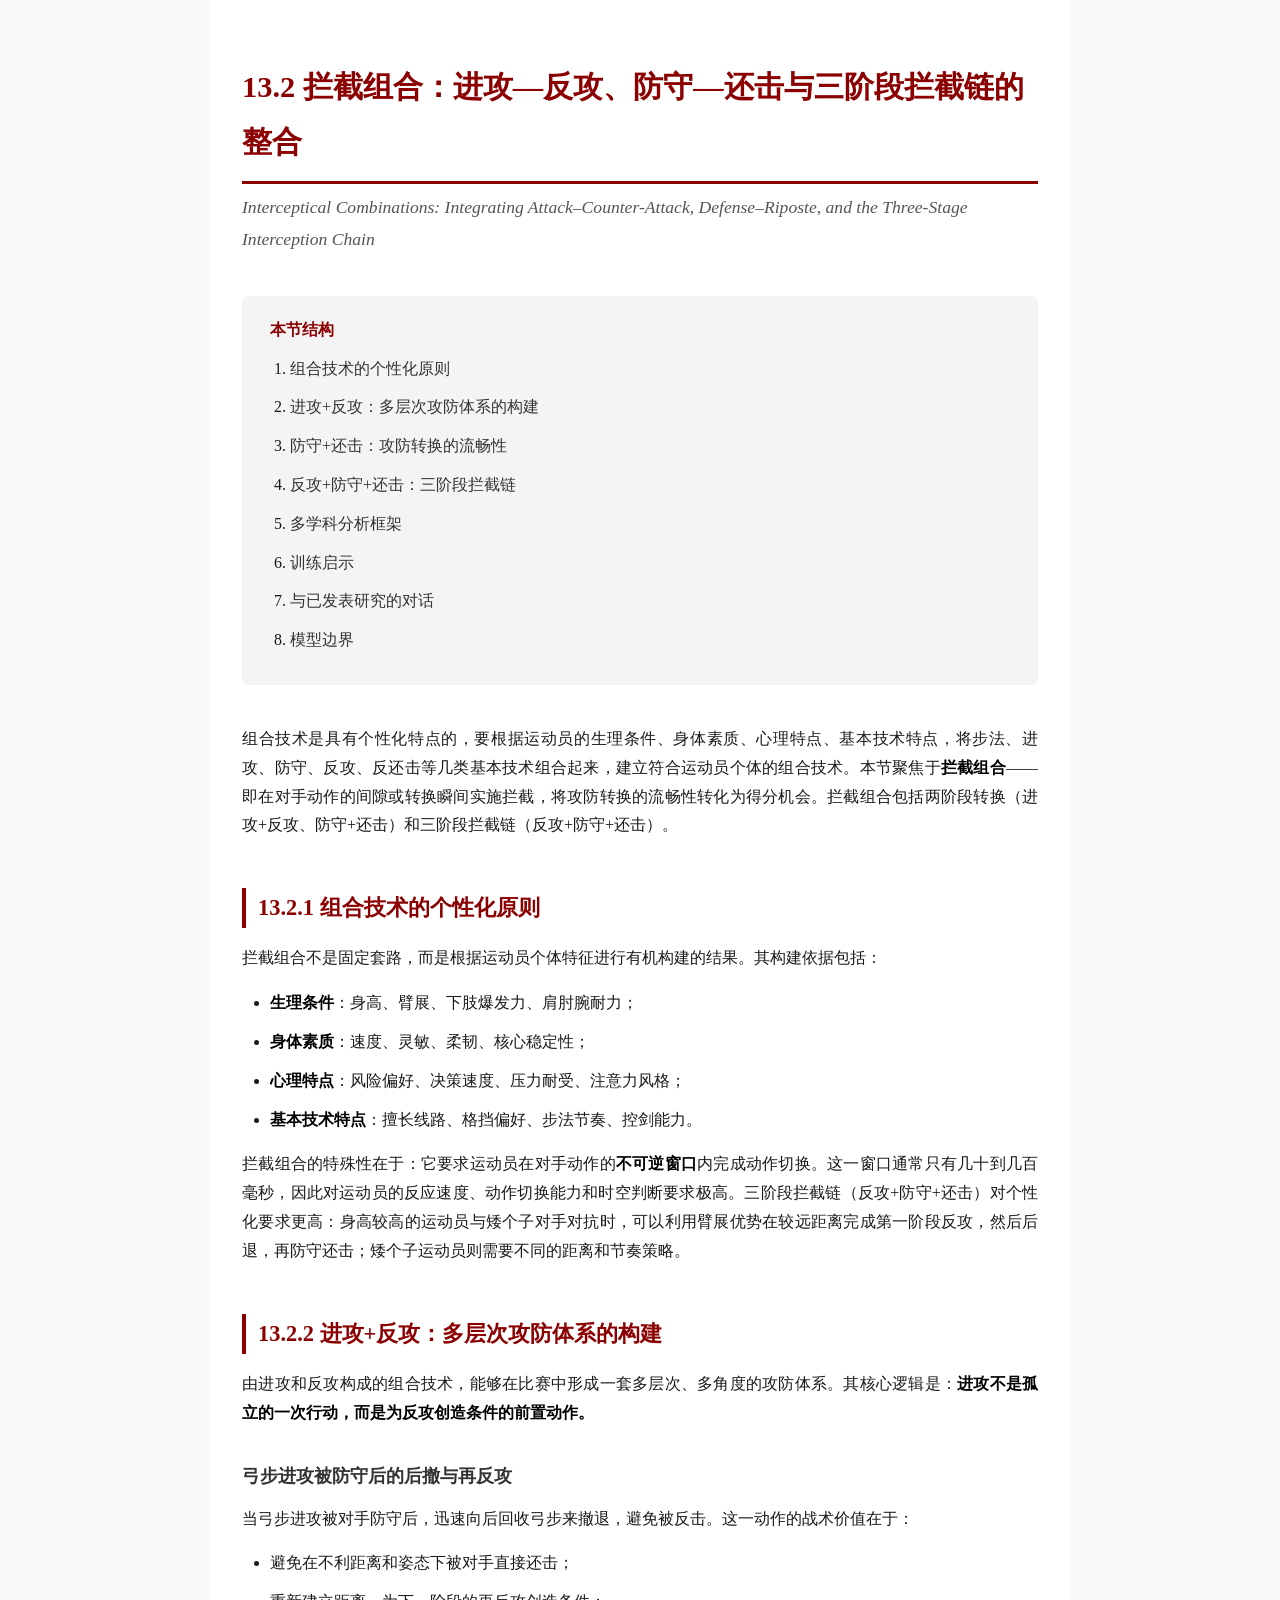
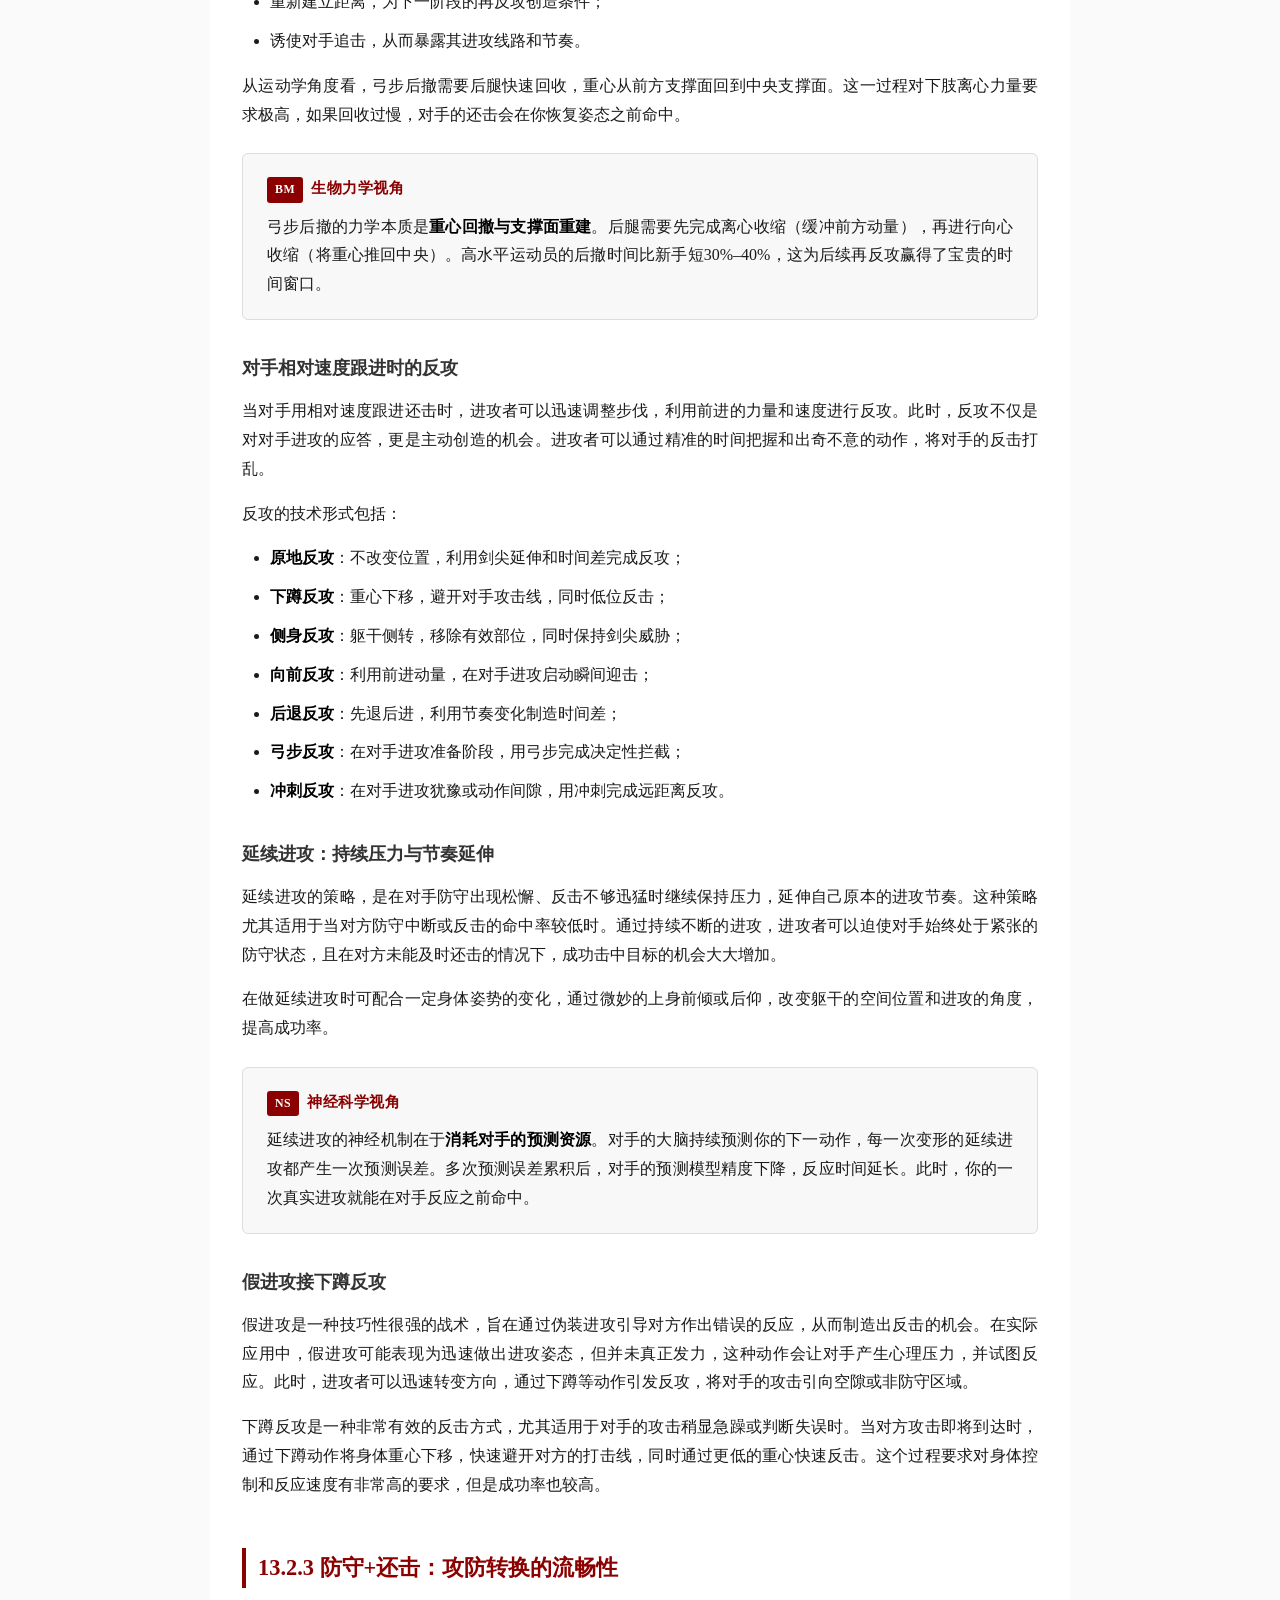
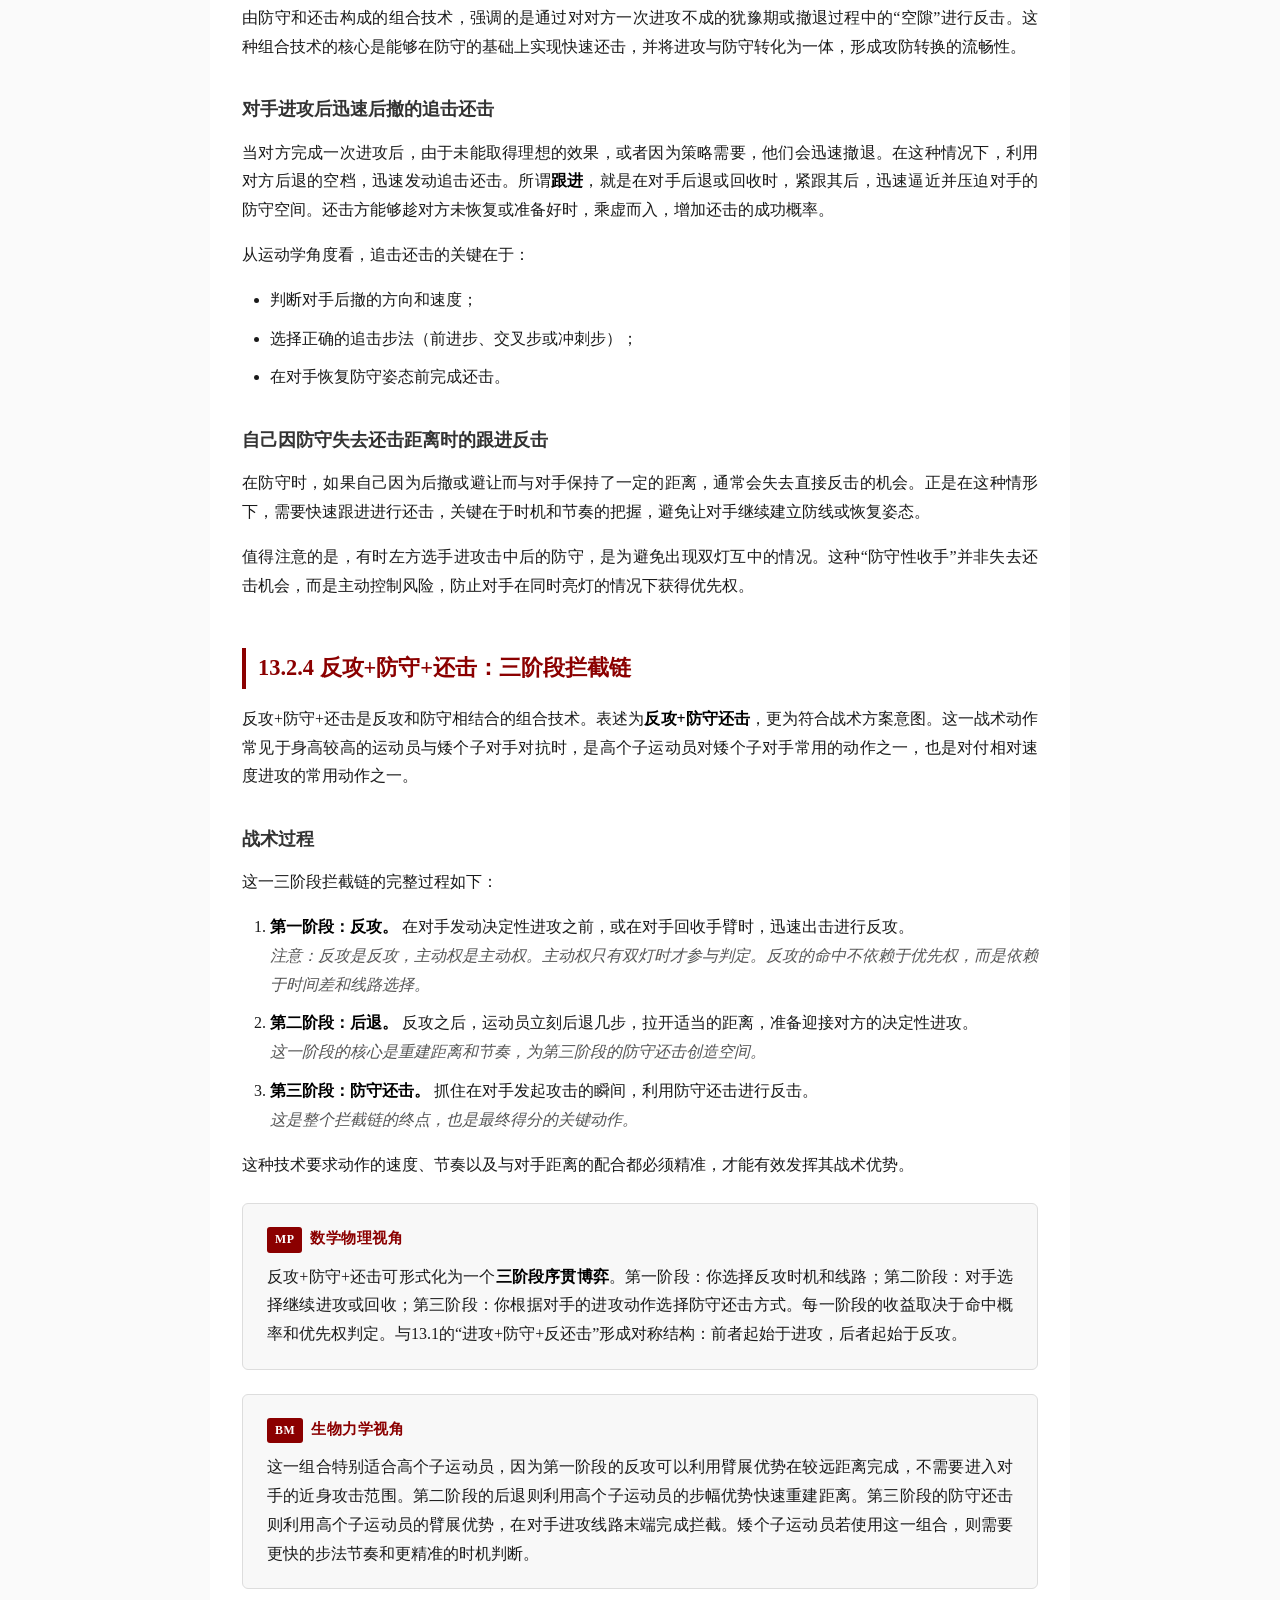
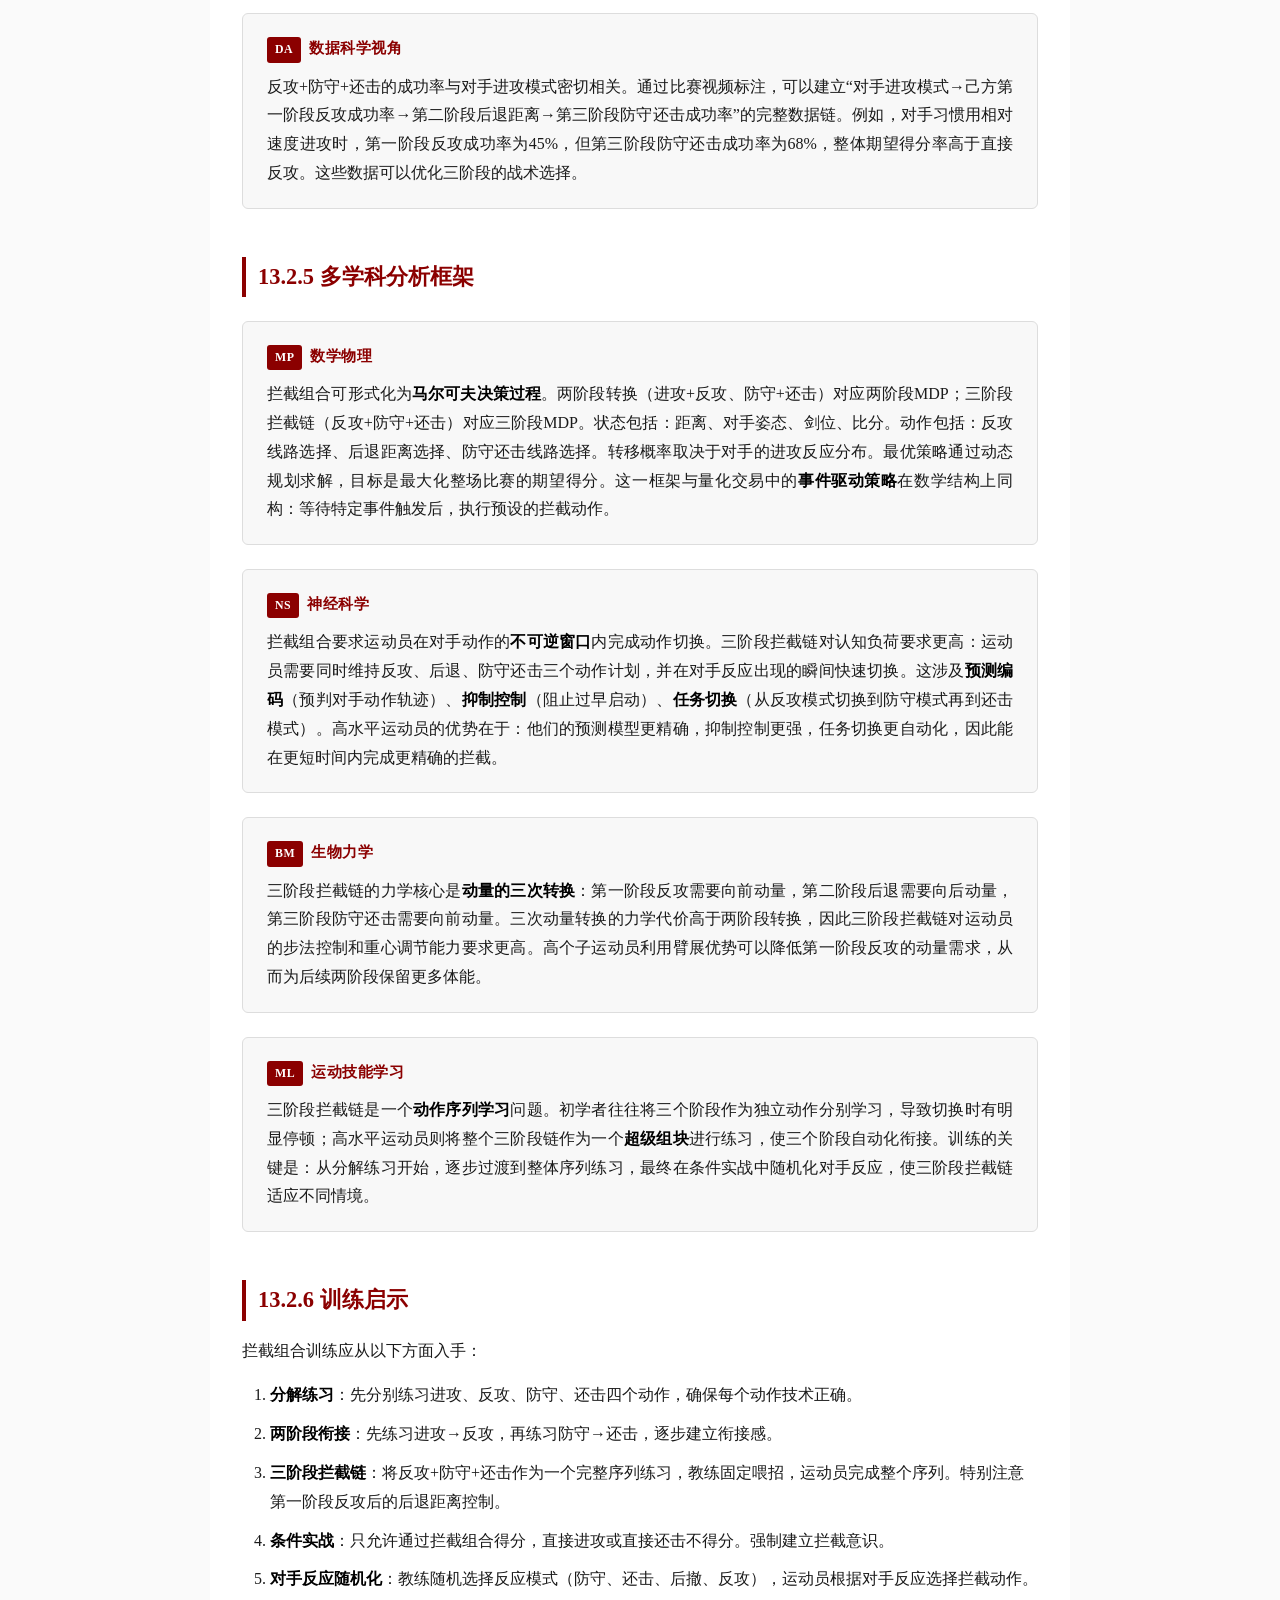
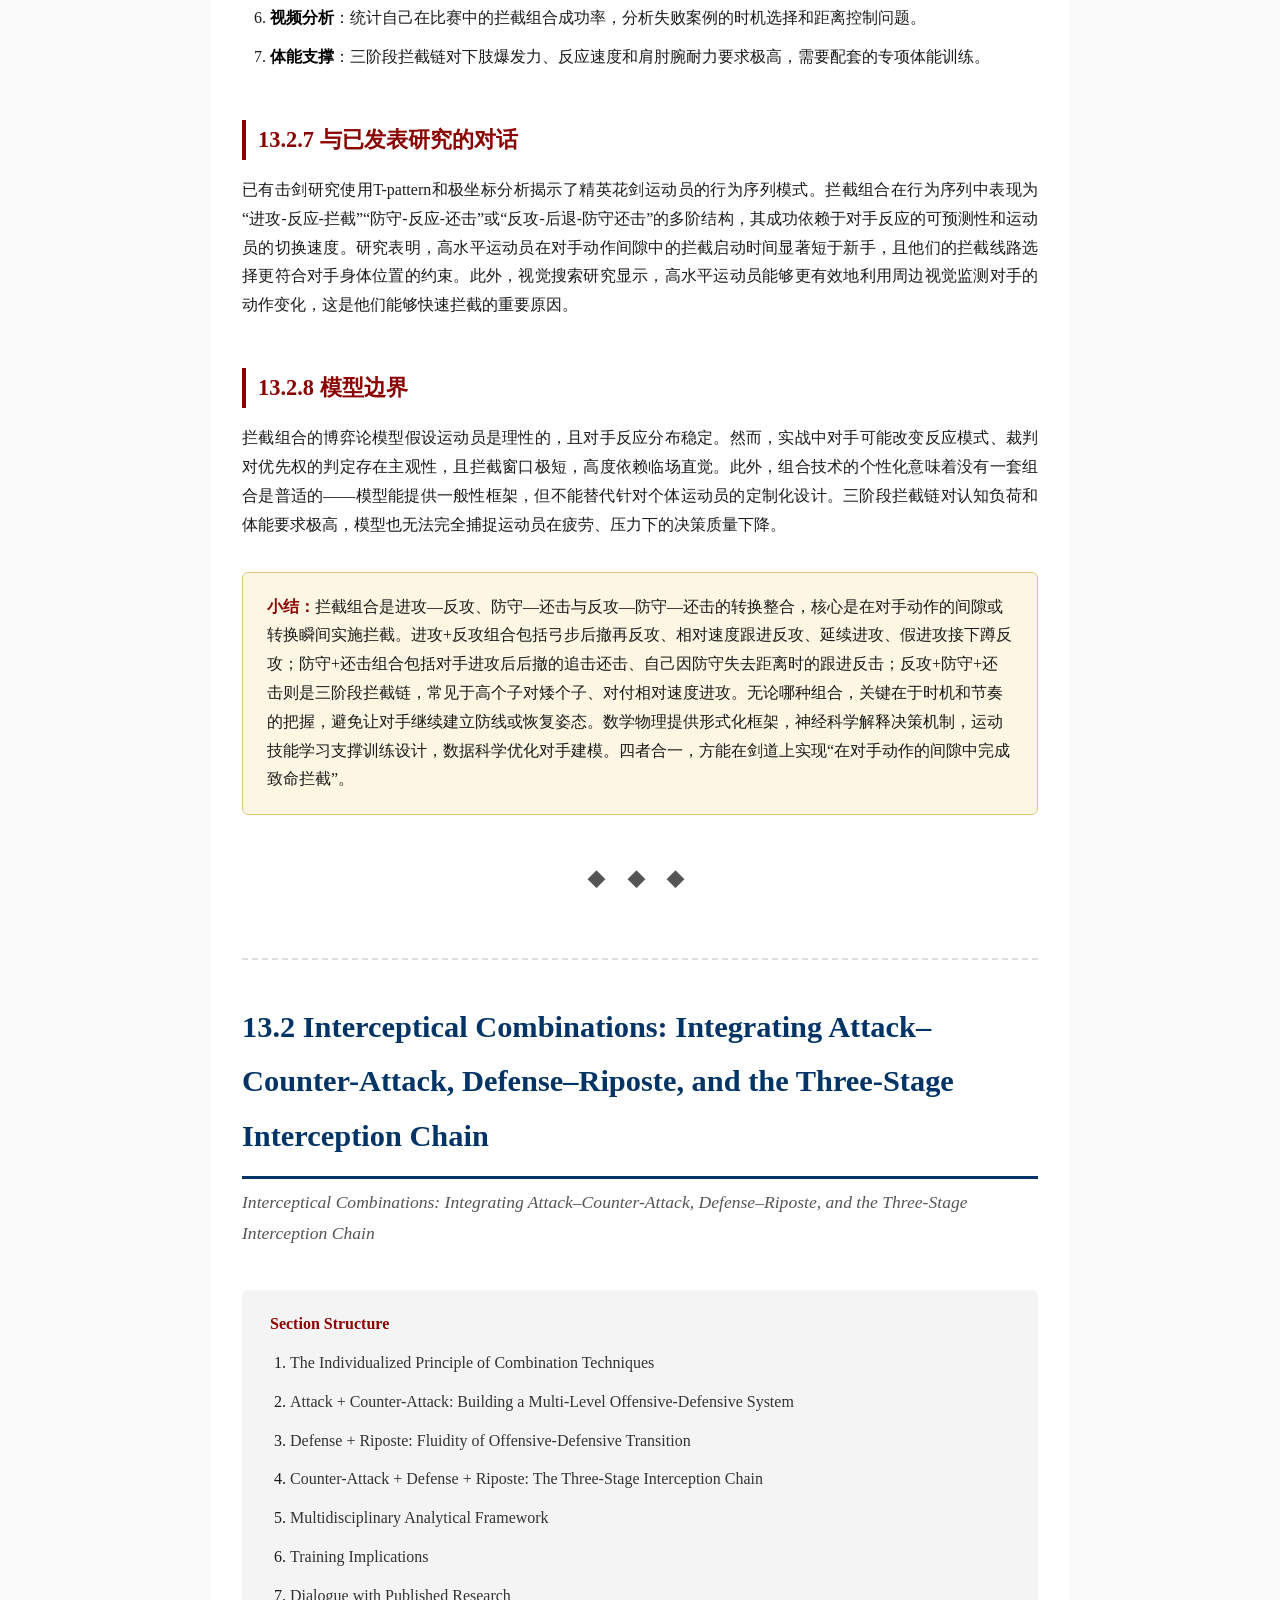
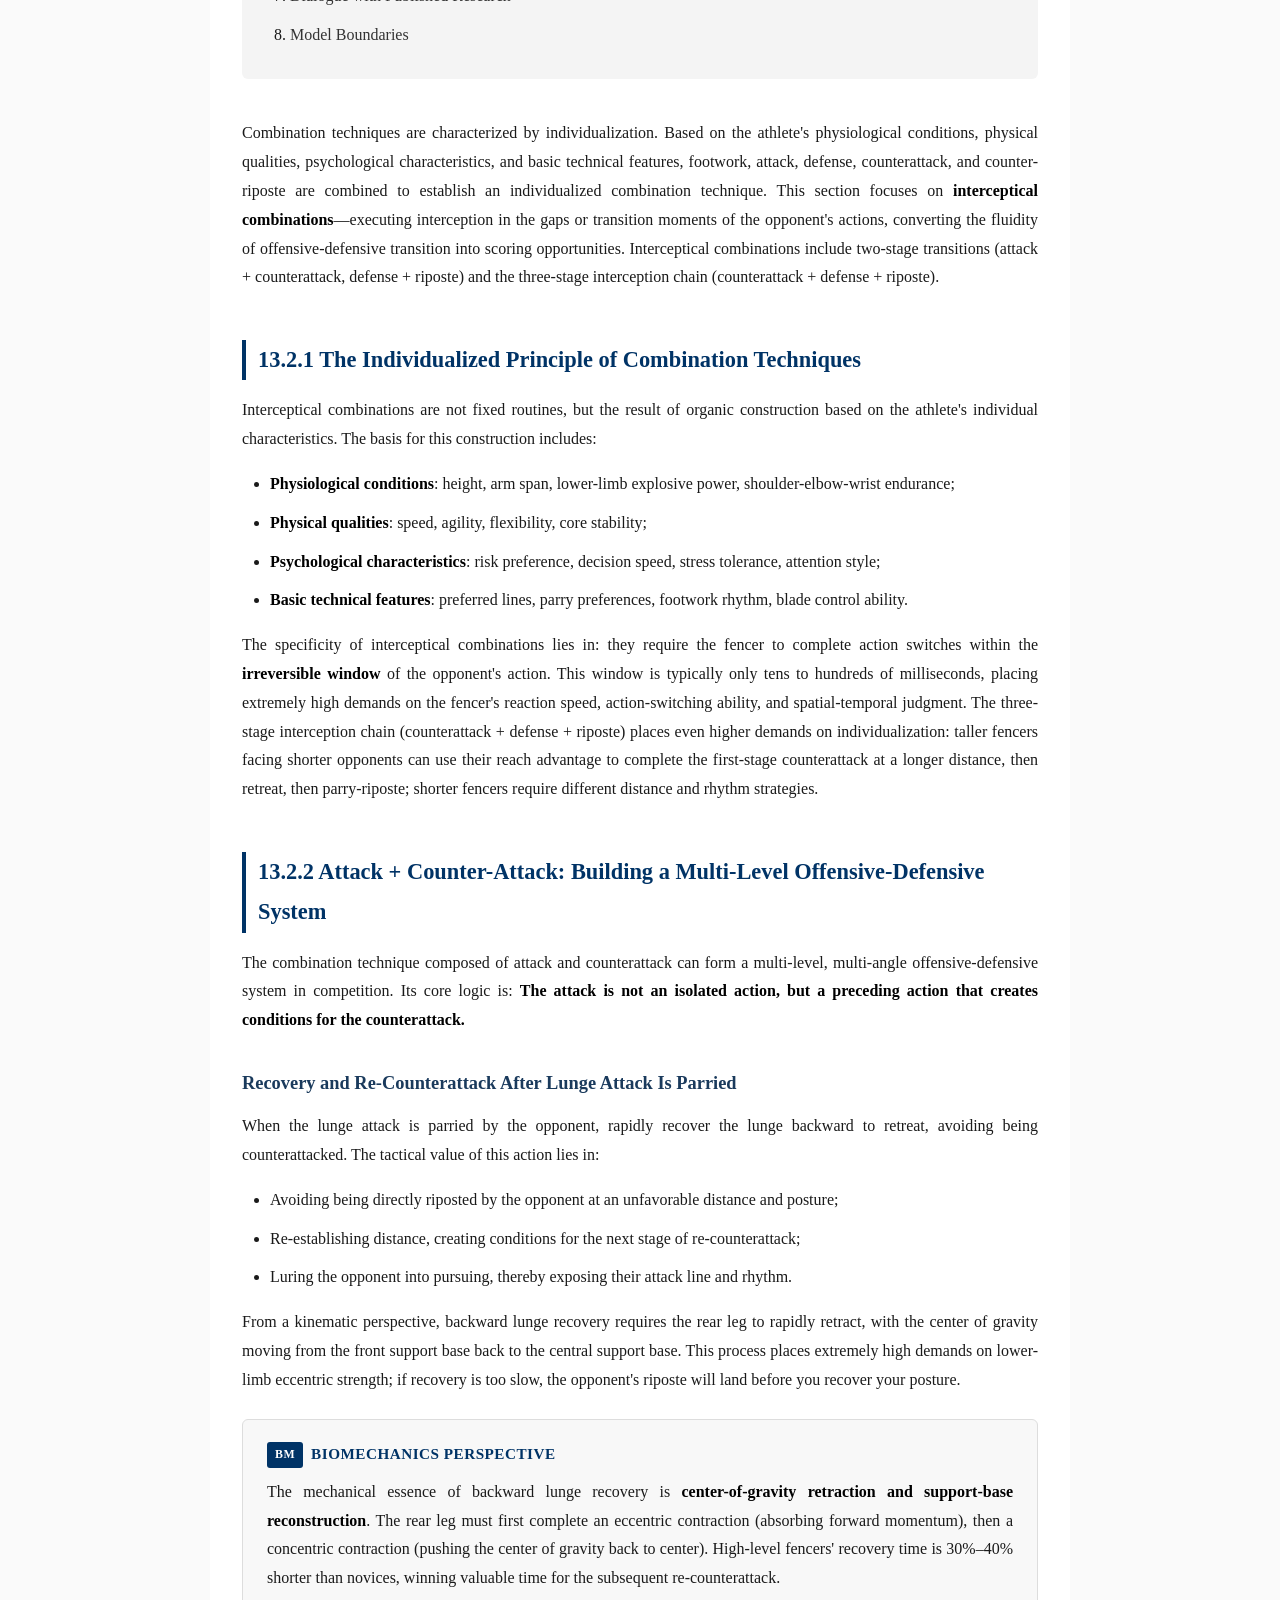
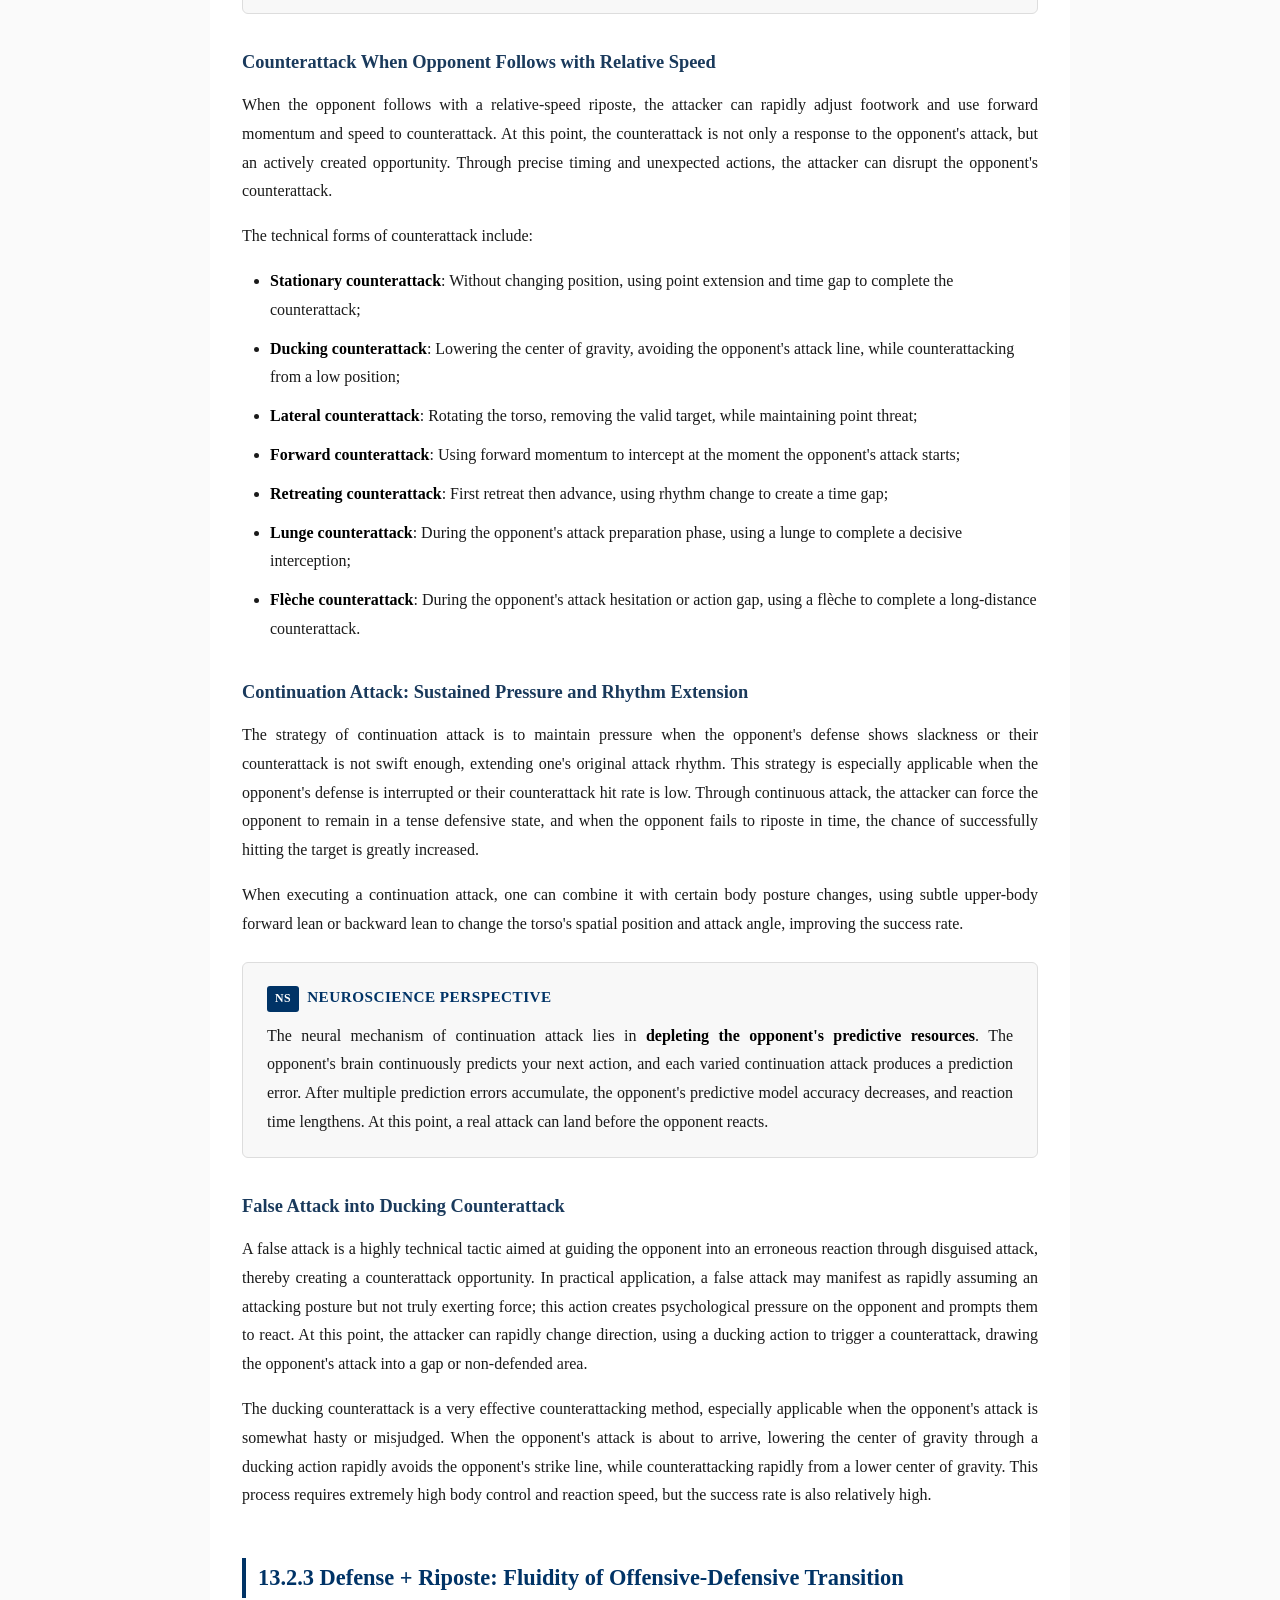
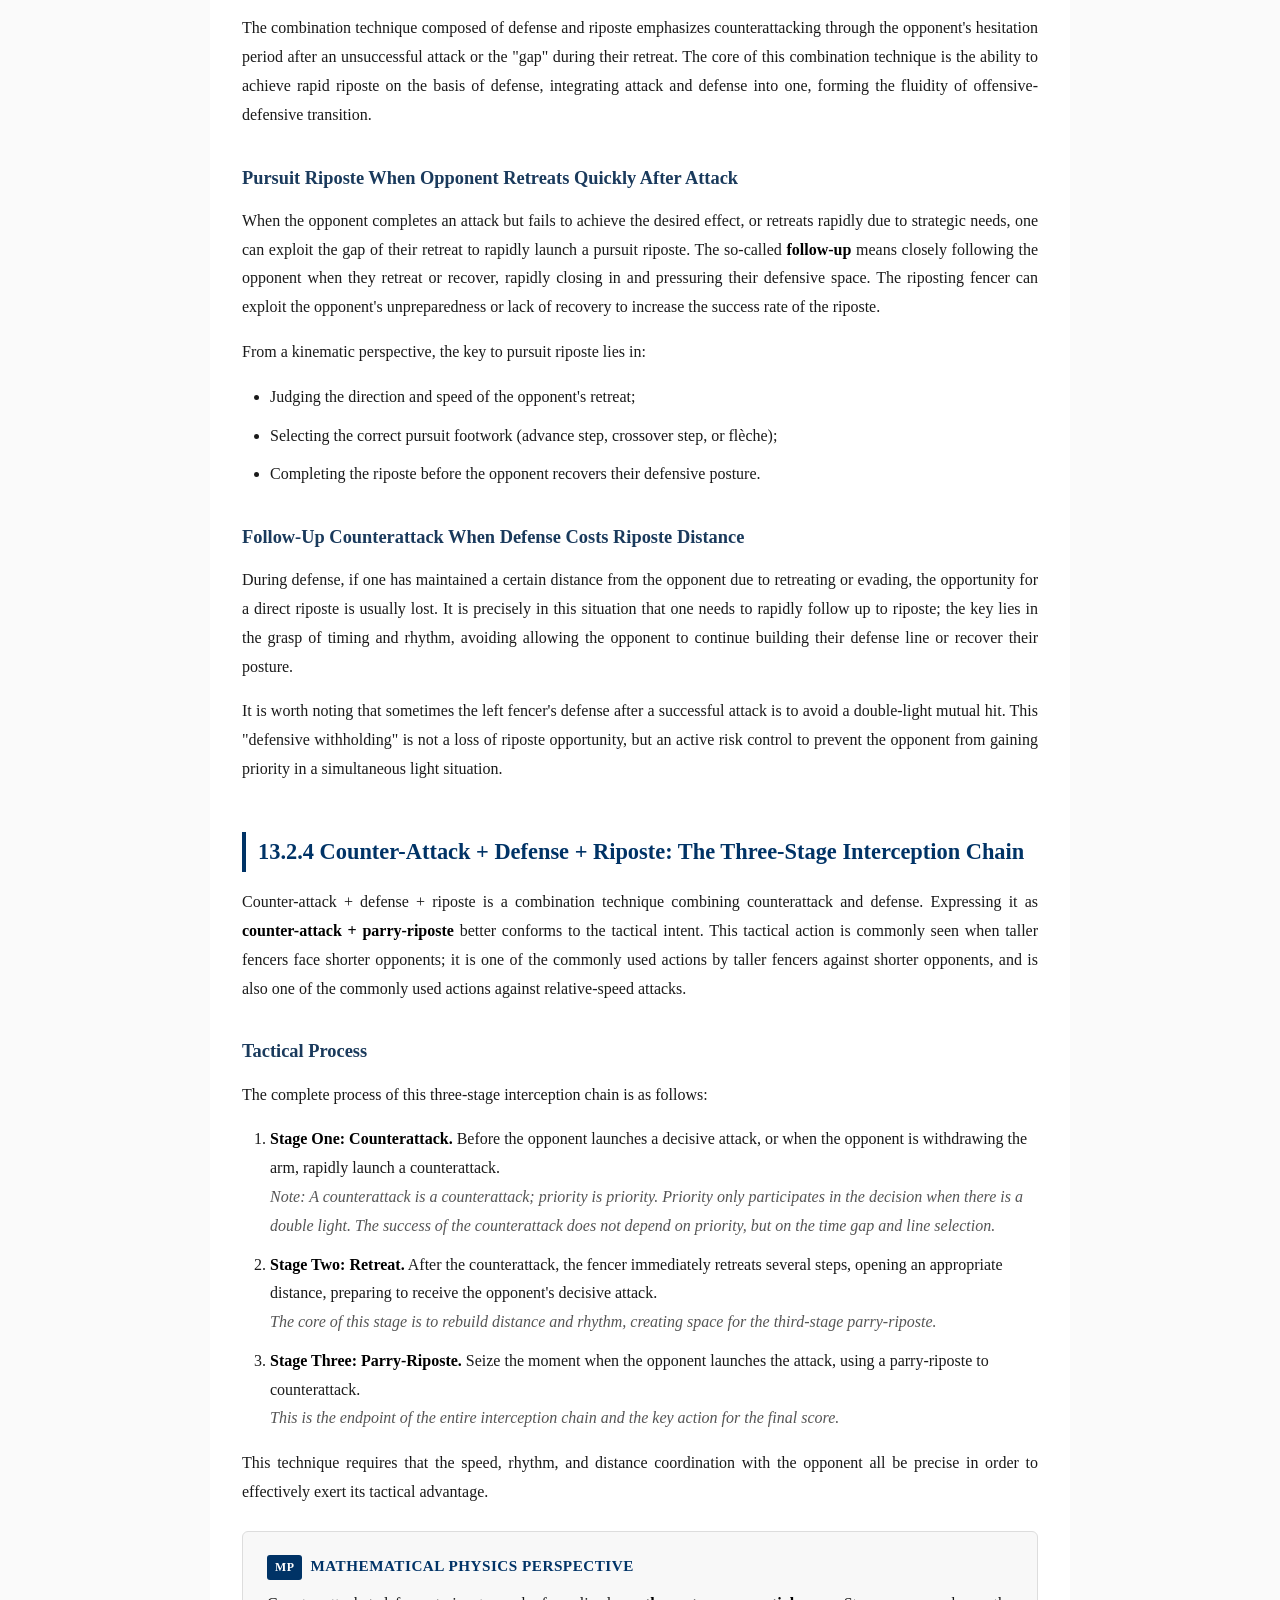
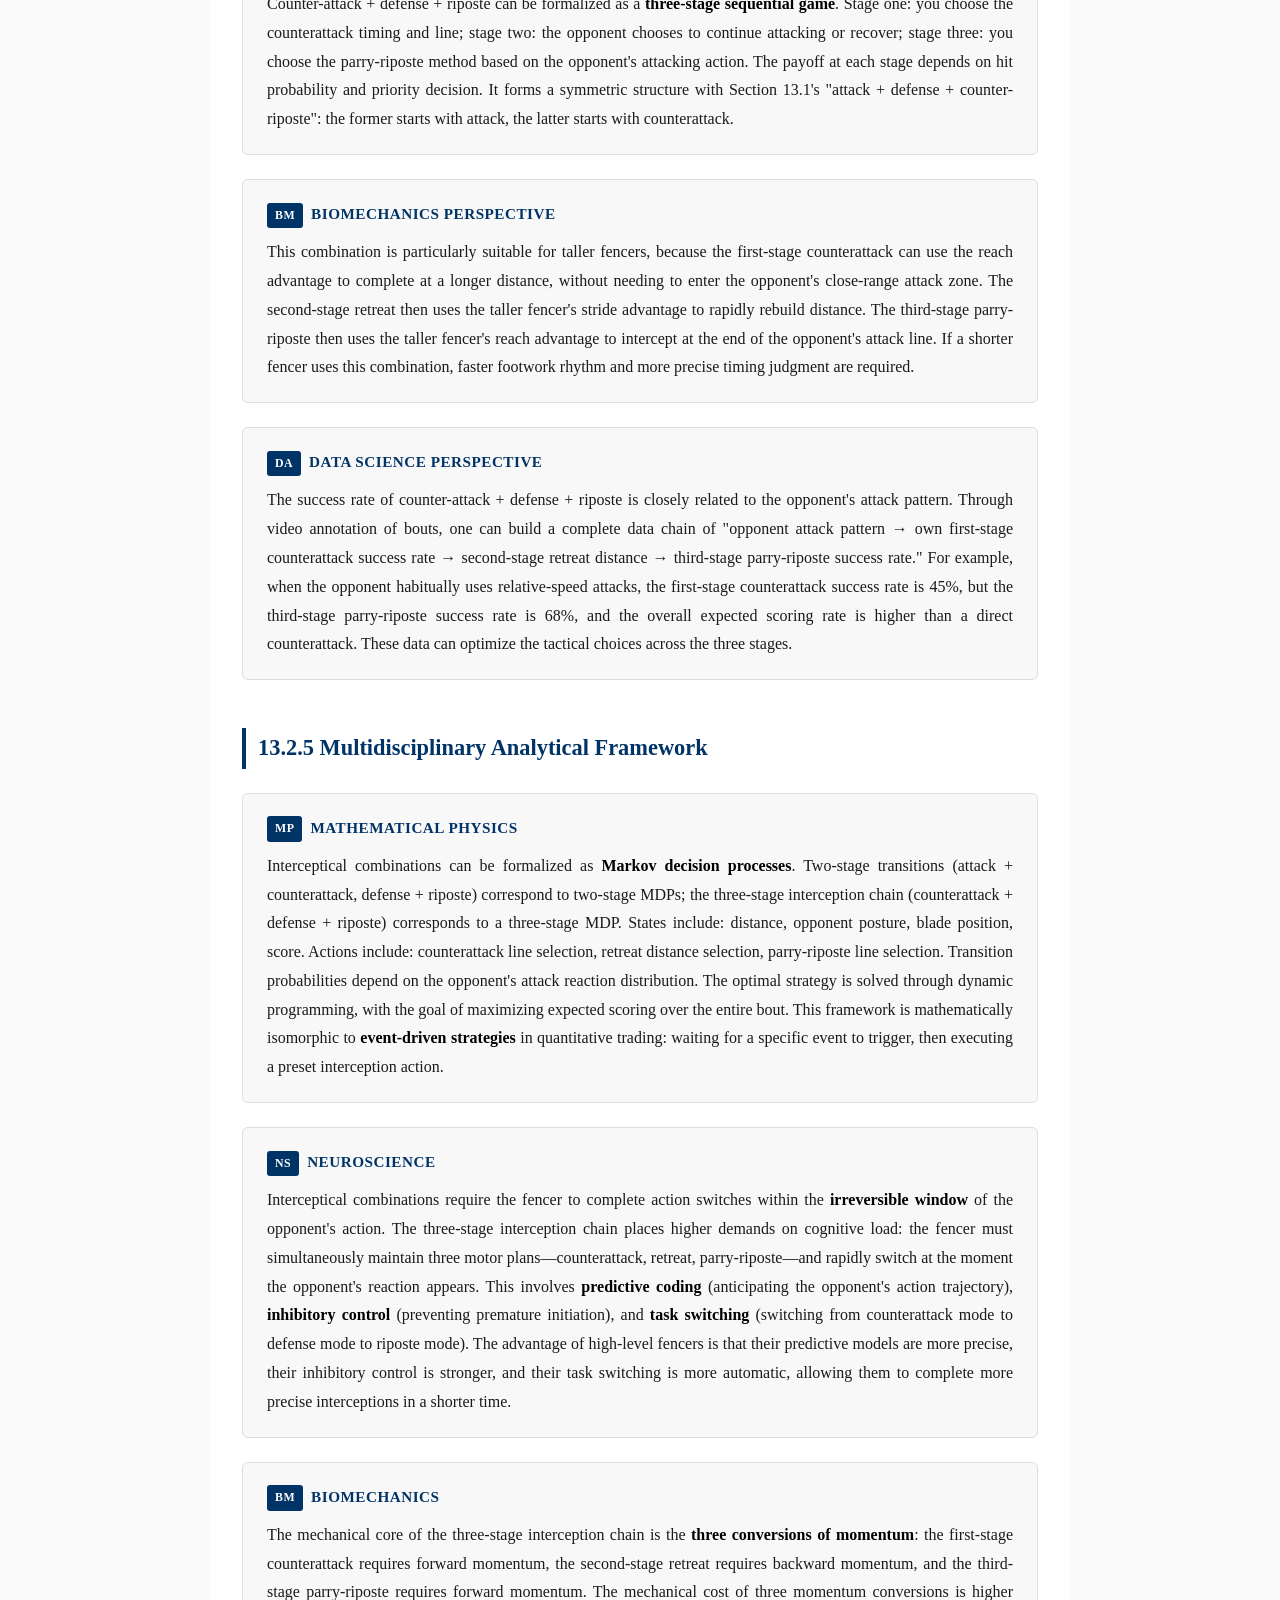
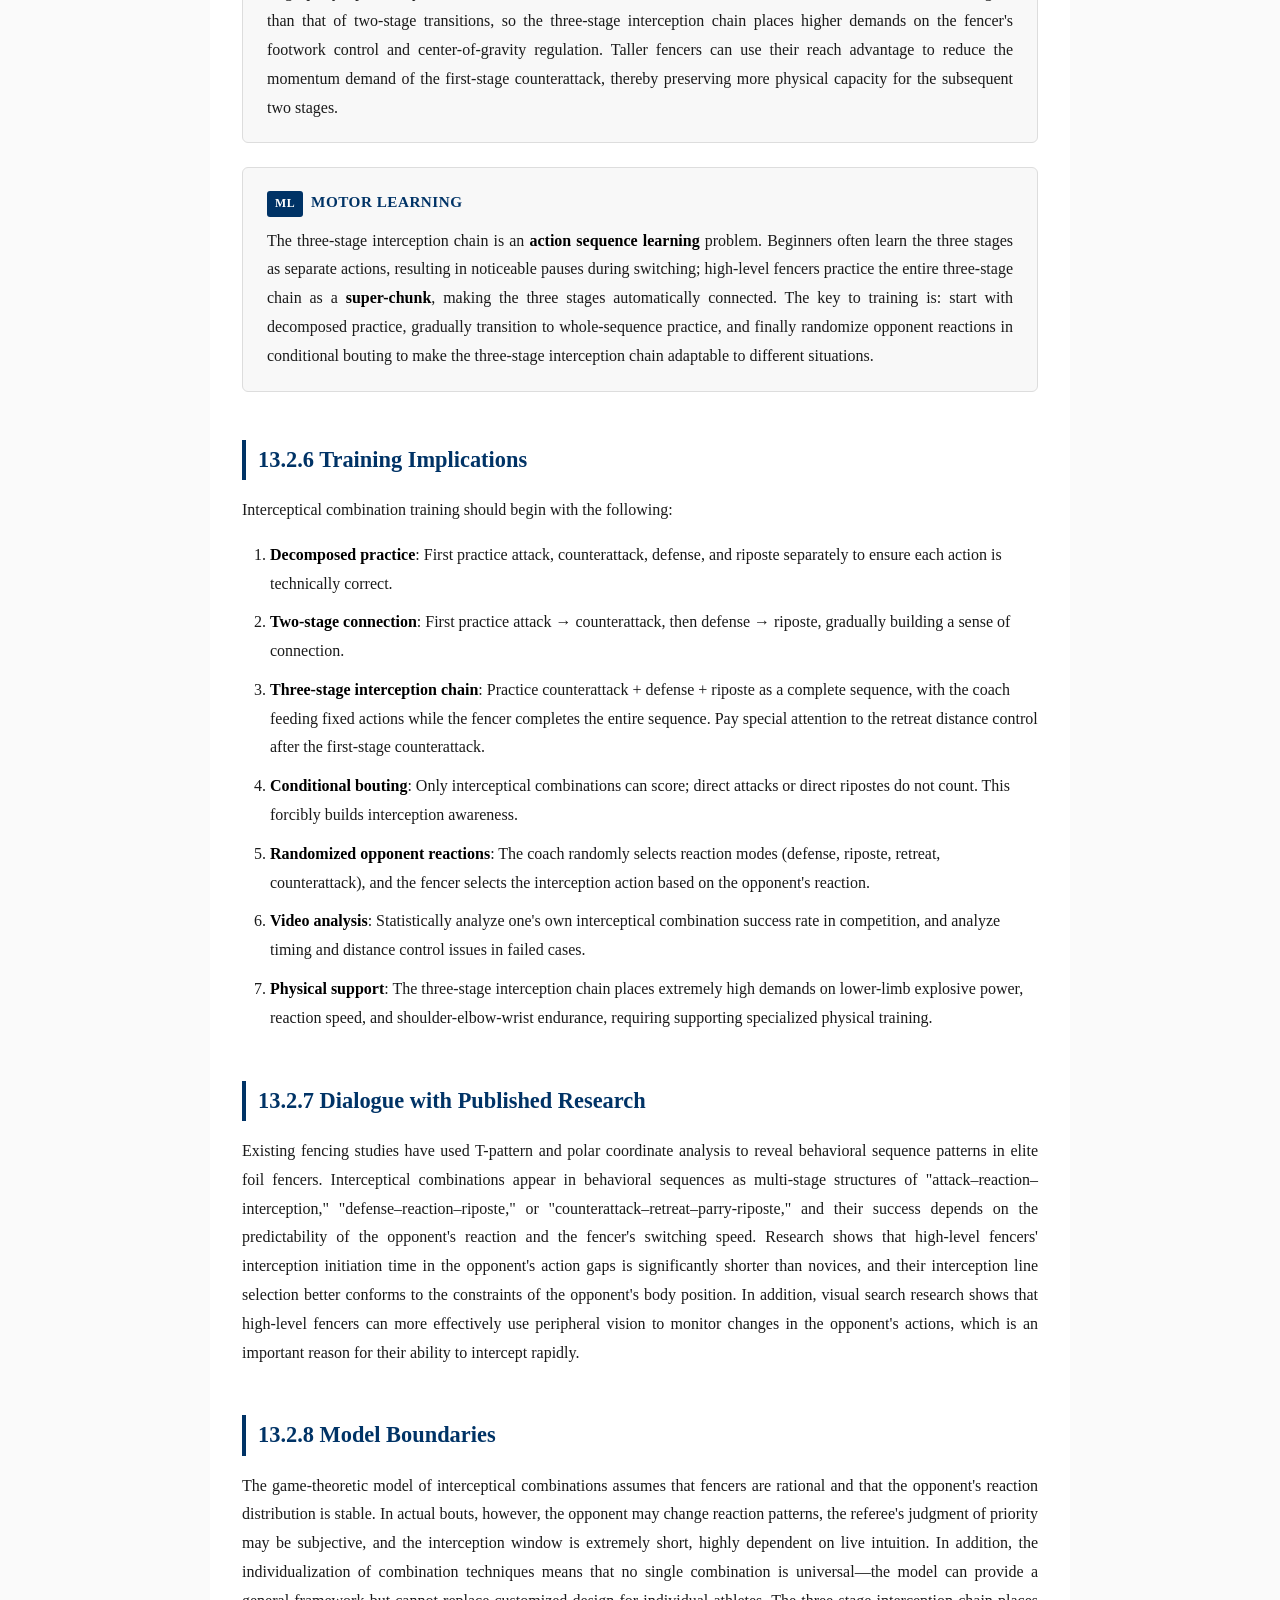
<file: 13_2.html>
<!DOCTYPE html>
<html lang="zh-CN">
<head>
<meta charset="UTF-8">
<meta name="viewport" content="width=device-width, initial-scale=1.0">
<title>13.2 拦截组合 | Interceptical Combinations</title>
<style>
  :root {
    --text: #1a1a1a;
    --muted: #555;
    --accent: #8b0000;
    --border: #ddd;
    --bg: #fafafa;
    --en-accent: #003366;
  }

  * { box-sizing: border-box; }

  body {
    font-family: "Georgia", "Songti SC", "SimSun", serif;
    line-height: 1.8;
    color: var(--text);
    background: var(--bg);
    margin: 0;
    padding: 0;
  }

  .container {
    max-width: 860px;
    margin: 0 auto;
    padding: 60px 32px 120px;
    background: #fff;
  }

  h1 {
    font-size: 1.9em;
    color: var(--accent);
    border-bottom: 3px solid var(--accent);
    padding-bottom: 12px;
    margin-top: 0;
    margin-bottom: 8px;
  }

  .subtitle {
    font-size: 1.1em;
    color: var(--muted);
    font-style: italic;
    margin-bottom: 40px;
  }

  h2 {
    font-size: 1.4em;
    color: var(--accent);
    margin-top: 48px;
    margin-bottom: 16px;
    padding-left: 12px;
    border-left: 4px solid var(--accent);
  }

  h3 {
    font-size: 1.15em;
    color: #333;
    margin-top: 32px;
    margin-bottom: 12px;
  }

  h4 {
    font-size: 1.05em;
    color: #444;
    margin-top: 24px;
    margin-bottom: 10px;
  }

  p {
    margin: 0 0 16px;
    text-align: justify;
  }

  ol, ul {
    margin: 0 0 16px;
    padding-left: 28px;
  }

  li {
    margin-bottom: 10px;
  }

  strong {
    color: #000;
    font-weight: 700;
  }

  em {
    color: var(--muted);
  }

  blockquote {
    border-left: 3px solid var(--border);
    margin: 20px 0;
    padding: 12px 20px;
    background: #f8f8f8;
    color: #333;
    font-style: italic;
  }

  .box {
    background: #f8f8f8;
    border: 1px solid var(--border);
    border-radius: 6px;
    padding: 20px 24px;
    margin: 24px 0;
  }

  .box-title {
    font-weight: 700;
    color: var(--accent);
    margin-bottom: 10px;
    font-size: 0.95em;
    text-transform: uppercase;
    letter-spacing: 0.5px;
  }

  .dimension {
    display: inline-block;
    background: var(--accent);
    color: #fff;
    font-size: 0.78em;
    font-weight: 700;
    padding: 2px 8px;
    border-radius: 3px;
    margin-right: 8px;
    vertical-align: middle;
  }

  .divider {
    text-align: center;
    color: var(--muted);
    margin: 48px 0;
    font-size: 1.2em;
    letter-spacing: 8px;
  }

  .en-section {
    border-top: 2px dashed var(--border);
    margin-top: 60px;
    padding-top: 40px;
  }

  .en-section h1 {
    color: var(--en-accent);
    border-bottom-color: var(--en-accent);
  }

  .en-section h2 {
    color: var(--en-accent);
    border-left-color: var(--en-accent);
  }

  .en-section h3 {
    color: #1a3a5c;
  }

  .en-section .dimension {
    background: var(--en-accent);
  }

  .en-section .box-title {
    color: var(--en-accent);
  }

  .summary {
    background: #fdf6e3;
    border: 1px solid #e0c97f;
    border-radius: 6px;
    padding: 20px 24px;
    margin: 32px 0;
  }

  .summary strong {
    color: var(--accent);
  }

  .en-section .summary strong {
    color: var(--en-accent);
  }

  .toc {
    background: #f4f4f4;
    border-radius: 6px;
    padding: 20px 28px;
    margin-bottom: 40px;
  }

  .toc-title {
    font-weight: 700;
    margin-bottom: 10px;
    color: var(--accent);
  }

  .toc ol {
    margin: 0;
    padding-left: 20px;
  }

  .toc a {
    color: #333;
    text-decoration: none;
  }

  .toc a:hover {
    color: var(--accent);
    text-decoration: underline;
  }

  .term {
    font-weight: 700;
    color: var(--accent);
  }

  @media (max-width: 600px) {
    .container { padding: 32px 18px 80px; }
    h1 { font-size: 1.5em; }
    h2 { font-size: 1.2em; }
    body { font-size: 15px; }
  }
</style>
</head>
<body>
<div class="container">

<!-- ==================== 中文版 ==================== -->
<h1>13.2 拦截组合：进攻—反攻、防守—还击与三阶段拦截链的整合</h1>
<div class="subtitle">Interceptical Combinations: Integrating Attack–Counter-Attack, Defense–Riposte, and the Three-Stage Interception Chain</div>

<div class="toc">
  <div class="toc-title">本节结构</div>
  <ol>
    <li><a href="#zh-1">组合技术的个性化原则</a></li>
    <li><a href="#zh-2">进攻+反攻：多层次攻防体系的构建</a></li>
    <li><a href="#zh-3">防守+还击：攻防转换的流畅性</a></li>
    <li><a href="#zh-4">反攻+防守+还击：三阶段拦截链</a></li>
    <li><a href="#zh-5">多学科分析框架</a></li>
    <li><a href="#zh-6">训练启示</a></li>
    <li><a href="#zh-7">与已发表研究的对话</a></li>
    <li><a href="#zh-8">模型边界</a></li>
  </ol>
</div>

<p>组合技术是具有个性化特点的，要根据运动员的生理条件、身体素质、心理特点、基本技术特点，将步法、进攻、防守、反攻、反还击等几类基本技术组合起来，建立符合运动员个体的组合技术。本节聚焦于<strong>拦截组合</strong>——即在对手动作的间隙或转换瞬间实施拦截，将攻防转换的流畅性转化为得分机会。拦截组合包括两阶段转换（进攻+反攻、防守+还击）和三阶段拦截链（反攻+防守+还击）。</p>

<h2 id="zh-1">13.2.1 组合技术的个性化原则</h2>

<p>拦截组合不是固定套路，而是根据运动员个体特征进行有机构建的结果。其构建依据包括：</p>

<ul>
  <li><strong>生理条件</strong>：身高、臂展、下肢爆发力、肩肘腕耐力；</li>
  <li><strong>身体素质</strong>：速度、灵敏、柔韧、核心稳定性；</li>
  <li><strong>心理特点</strong>：风险偏好、决策速度、压力耐受、注意力风格；</li>
  <li><strong>基本技术特点</strong>：擅长线路、格挡偏好、步法节奏、控剑能力。</li>
</ul>

<p>拦截组合的特殊性在于：它要求运动员在对手动作的<strong>不可逆窗口</strong>内完成动作切换。这一窗口通常只有几十到几百毫秒，因此对运动员的反应速度、动作切换能力和时空判断要求极高。三阶段拦截链（反攻+防守+还击）对个性化要求更高：身高较高的运动员与矮个子对手对抗时，可以利用臂展优势在较远距离完成第一阶段反攻，然后后退，再防守还击；矮个子运动员则需要不同的距离和节奏策略。</p>

<h2 id="zh-2">13.2.2 进攻+反攻：多层次攻防体系的构建</h2>

<p>由进攻和反攻构成的组合技术，能够在比赛中形成一套多层次、多角度的攻防体系。其核心逻辑是：<strong>进攻不是孤立的一次行动，而是为反攻创造条件的前置动作。</strong></p>

<h3>弓步进攻被防守后的后撤与再反攻</h3>

<p>当弓步进攻被对手防守后，迅速向后回收弓步来撤退，避免被反击。这一动作的战术价值在于：</p>

<ul>
  <li>避免在不利距离和姿态下被对手直接还击；</li>
  <li>重新建立距离，为下一阶段的再反攻创造条件；</li>
  <li>诱使对手追击，从而暴露其进攻线路和节奏。</li>
</ul>

<p>从运动学角度看，弓步后撤需要后腿快速回收，重心从前方支撑面回到中央支撑面。这一过程对下肢离心力量要求极高，如果回收过慢，对手的还击会在你恢复姿态之前命中。</p>

<div class="box">
  <div class="box-title"><span class="dimension">BM</span>生物力学视角</div>
  <p style="margin-bottom:0;">弓步后撤的力学本质是<strong>重心回撤与支撑面重建</strong>。后腿需要先完成离心收缩（缓冲前方动量），再进行向心收缩（将重心推回中央）。高水平运动员的后撤时间比新手短30%–40%，这为后续再反攻赢得了宝贵的时间窗口。</p>
</div>

<h3>对手相对速度跟进时的反攻</h3>

<p>当对手用相对速度跟进还击时，进攻者可以迅速调整步伐，利用前进的力量和速度进行反攻。此时，反攻不仅是对对手进攻的应答，更是主动创造的机会。进攻者可以通过精准的时间把握和出奇不意的动作，将对手的反击打乱。</p>

<p>反攻的技术形式包括：</p>

<ul>
  <li><strong>原地反攻</strong>：不改变位置，利用剑尖延伸和时间差完成反攻；</li>
  <li><strong>下蹲反攻</strong>：重心下移，避开对手攻击线，同时低位反击；</li>
  <li><strong>侧身反攻</strong>：躯干侧转，移除有效部位，同时保持剑尖威胁；</li>
  <li><strong>向前反攻</strong>：利用前进动量，在对手进攻启动瞬间迎击；</li>
  <li><strong>后退反攻</strong>：先退后进，利用节奏变化制造时间差；</li>
  <li><strong>弓步反攻</strong>：在对手进攻准备阶段，用弓步完成决定性拦截；</li>
  <li><strong>冲刺反攻</strong>：在对手进攻犹豫或动作间隙，用冲刺完成远距离反攻。</li>
</ul>

<h3>延续进攻：持续压力与节奏延伸</h3>

<p>延续进攻的策略，是在对手防守出现松懈、反击不够迅猛时继续保持压力，延伸自己原本的进攻节奏。这种策略尤其适用于当对方防守中断或反击的命中率较低时。通过持续不断的进攻，进攻者可以迫使对手始终处于紧张的防守状态，且在对方未能及时还击的情况下，成功击中目标的机会大大增加。</p>

<p>在做延续进攻时可配合一定身体姿势的变化，通过微妙的上身前倾或后仰，改变躯干的空间位置和进攻的角度，提高成功率。</p>

<div class="box">
  <div class="box-title"><span class="dimension">NS</span>神经科学视角</div>
  <p style="margin-bottom:0;">延续进攻的神经机制在于<strong>消耗对手的预测资源</strong>。对手的大脑持续预测你的下一动作，每一次变形的延续进攻都产生一次预测误差。多次预测误差累积后，对手的预测模型精度下降，反应时间延长。此时，你的一次真实进攻就能在对手反应之前命中。</p>
</div>

<h3>假进攻接下蹲反攻</h3>

<p>假进攻是一种技巧性很强的战术，旨在通过伪装进攻引导对方作出错误的反应，从而制造出反击的机会。在实际应用中，假进攻可能表现为迅速做出进攻姿态，但并未真正发力，这种动作会让对手产生心理压力，并试图反应。此时，进攻者可以迅速转变方向，通过下蹲等动作引发反攻，将对手的攻击引向空隙或非防守区域。</p>

<p>下蹲反攻是一种非常有效的反击方式，尤其适用于对手的攻击稍显急躁或判断失误时。当对方攻击即将到达时，通过下蹲动作将身体重心下移，快速避开对方的打击线，同时通过更低的重心快速反击。这个过程要求对身体控制和反应速度有非常高的要求，但是成功率也较高。</p>

<h2 id="zh-3">13.2.3 防守+还击：攻防转换的流畅性</h2>

<p>由防守和还击构成的组合技术，强调的是通过对对方一次进攻不成的犹豫期或撤退过程中的“空隙”进行反击。这种组合技术的核心是能够在防守的基础上实现快速还击，并将进攻与防守转化为一体，形成攻防转换的流畅性。</p>

<h3>对手进攻后迅速后撤的追击还击</h3>

<p>当对方完成一次进攻后，由于未能取得理想的效果，或者因为策略需要，他们会迅速撤退。在这种情况下，利用对方后退的空档，迅速发动追击还击。所谓<strong>跟进</strong>，就是在对手后退或回收时，紧跟其后，迅速逼近并压迫对手的防守空间。还击方能够趁对方未恢复或准备好时，乘虚而入，增加还击的成功概率。</p>

<p>从运动学角度看，追击还击的关键在于：</p>

<ul>
  <li>判断对手后撤的方向和速度；</li>
  <li>选择正确的追击步法（前进步、交叉步或冲刺步）；</li>
  <li>在对手恢复防守姿态前完成还击。</li>
</ul>

<h3>自己因防守失去还击距离时的跟进反击</h3>

<p>在防守时，如果自己因为后撤或避让而与对手保持了一定的距离，通常会失去直接反击的机会。正是在这种情形下，需要快速跟进进行还击，关键在于时机和节奏的把握，避免让对手继续建立防线或恢复姿态。</p>

<p>值得注意的是，有时左方选手进攻击中后的防守，是为避免出现双灯互中的情况。这种“防守性收手”并非失去还击机会，而是主动控制风险，防止对手在同时亮灯的情况下获得优先权。</p>

<h2 id="zh-4">13.2.4 反攻+防守+还击：三阶段拦截链</h2>

<p>反攻+防守+还击是反攻和防守相结合的组合技术。表述为<strong>反攻+防守还击</strong>，更为符合战术方案意图。这一战术动作常见于身高较高的运动员与矮个子对手对抗时，是高个子运动员对矮个子对手常用的动作之一，也是对付相对速度进攻的常用动作之一。</p>

<h3>战术过程</h3>

<p>这一三阶段拦截链的完整过程如下：</p>

<ol>
  <li><strong>第一阶段：反攻。</strong> 在对手发动决定性进攻之前，或在对手回收手臂时，迅速出击进行反攻。<br>
  <em>注意：反攻是反攻，主动权是主动权。主动权只有双灯时才参与判定。反攻的命中不依赖于优先权，而是依赖于时间差和线路选择。</em></li>
  <li><strong>第二阶段：后退。</strong> 反攻之后，运动员立刻后退几步，拉开适当的距离，准备迎接对方的决定性进攻。<br>
  <em>这一阶段的核心是重建距离和节奏，为第三阶段的防守还击创造空间。</em></li>
  <li><strong>第三阶段：防守还击。</strong> 抓住在对手发起攻击的瞬间，利用防守还击进行反击。<br>
  <em>这是整个拦截链的终点，也是最终得分的关键动作。</em></li>
</ol>

<p>这种技术要求动作的速度、节奏以及与对手距离的配合都必须精准，才能有效发挥其战术优势。</p>

<div class="box">
  <div class="box-title"><span class="dimension">MP</span>数学物理视角</div>
  <p style="margin-bottom:0;">反攻+防守+还击可形式化为一个<strong>三阶段序贯博弈</strong>。第一阶段：你选择反攻时机和线路；第二阶段：对手选择继续进攻或回收；第三阶段：你根据对手的进攻动作选择防守还击方式。每一阶段的收益取决于命中概率和优先权判定。与13.1的“进攻+防守+反还击”形成对称结构：前者起始于进攻，后者起始于反攻。</p>
</div>

<div class="box">
  <div class="box-title"><span class="dimension">BM</span>生物力学视角</div>
  <p style="margin-bottom:0;">这一组合特别适合高个子运动员，因为第一阶段的反攻可以利用臂展优势在较远距离完成，不需要进入对手的近身攻击范围。第二阶段的后退则利用高个子运动员的步幅优势快速重建距离。第三阶段的防守还击则利用高个子运动员的臂展优势，在对手进攻线路末端完成拦截。矮个子运动员若使用这一组合，则需要更快的步法节奏和更精准的时机判断。</p>
</div>

<div class="box">
  <div class="box-title"><span class="dimension">DA</span>数据科学视角</div>
  <p style="margin-bottom:0;">反攻+防守+还击的成功率与对手进攻模式密切相关。通过比赛视频标注，可以建立“对手进攻模式→己方第一阶段反攻成功率→第二阶段后退距离→第三阶段防守还击成功率”的完整数据链。例如，对手习惯用相对速度进攻时，第一阶段反攻成功率为45%，但第三阶段防守还击成功率为68%，整体期望得分率高于直接反攻。这些数据可以优化三阶段的战术选择。</p>
</div>

<h2 id="zh-5">13.2.5 多学科分析框架</h2>

<div class="box">
  <div class="box-title"><span class="dimension">MP</span>数学物理</div>
  <p style="margin-bottom:0;">拦截组合可形式化为<strong>马尔可夫决策过程</strong>。两阶段转换（进攻+反攻、防守+还击）对应两阶段MDP；三阶段拦截链（反攻+防守+还击）对应三阶段MDP。状态包括：距离、对手姿态、剑位、比分。动作包括：反攻线路选择、后退距离选择、防守还击线路选择。转移概率取决于对手的进攻反应分布。最优策略通过动态规划求解，目标是最大化整场比赛的期望得分。这一框架与量化交易中的<strong>事件驱动策略</strong>在数学结构上同构：等待特定事件触发后，执行预设的拦截动作。</p>
</div>

<div class="box">
  <div class="box-title"><span class="dimension">NS</span>神经科学</div>
  <p style="margin-bottom:0;">拦截组合要求运动员在对手动作的<strong>不可逆窗口</strong>内完成动作切换。三阶段拦截链对认知负荷要求更高：运动员需要同时维持反攻、后退、防守还击三个动作计划，并在对手反应出现的瞬间快速切换。这涉及<strong>预测编码</strong>（预判对手动作轨迹）、<strong>抑制控制</strong>（阻止过早启动）、<strong>任务切换</strong>（从反攻模式切换到防守模式再到还击模式）。高水平运动员的优势在于：他们的预测模型更精确，抑制控制更强，任务切换更自动化，因此能在更短时间内完成更精确的拦截。</p>
</div>

<div class="box">
  <div class="box-title"><span class="dimension">BM</span>生物力学</div>
  <p style="margin-bottom:0;">三阶段拦截链的力学核心是<strong>动量的三次转换</strong>：第一阶段反攻需要向前动量，第二阶段后退需要向后动量，第三阶段防守还击需要向前动量。三次动量转换的力学代价高于两阶段转换，因此三阶段拦截链对运动员的步法控制和重心调节能力要求更高。高个子运动员利用臂展优势可以降低第一阶段反攻的动量需求，从而为后续两阶段保留更多体能。</p>
</div>

<div class="box">
  <div class="box-title"><span class="dimension">ML</span>运动技能学习</div>
  <p style="margin-bottom:0;">三阶段拦截链是一个<strong>动作序列学习</strong>问题。初学者往往将三个阶段作为独立动作分别学习，导致切换时有明显停顿；高水平运动员则将整个三阶段链作为一个<strong>超级组块</strong>进行练习，使三个阶段自动化衔接。训练的关键是：从分解练习开始，逐步过渡到整体序列练习，最终在条件实战中随机化对手反应，使三阶段拦截链适应不同情境。</p>
</div>

<h2 id="zh-6">13.2.6 训练启示</h2>

<p>拦截组合训练应从以下方面入手：</p>

<ol>
  <li><strong>分解练习</strong>：先分别练习进攻、反攻、防守、还击四个动作，确保每个动作技术正确。</li>
  <li><strong>两阶段衔接</strong>：先练习进攻→反攻，再练习防守→还击，逐步建立衔接感。</li>
  <li><strong>三阶段拦截链</strong>：将反攻+防守+还击作为一个完整序列练习，教练固定喂招，运动员完成整个序列。特别注意第一阶段反攻后的后退距离控制。</li>
  <li><strong>条件实战</strong>：只允许通过拦截组合得分，直接进攻或直接还击不得分。强制建立拦截意识。</li>
  <li><strong>对手反应随机化</strong>：教练随机选择反应模式（防守、还击、后撤、反攻），运动员根据对手反应选择拦截动作。</li>
  <li><strong>视频分析</strong>：统计自己在比赛中的拦截组合成功率，分析失败案例的时机选择和距离控制问题。</li>
  <li><strong>体能支撑</strong>：三阶段拦截链对下肢爆发力、反应速度和肩肘腕耐力要求极高，需要配套的专项体能训练。</li>
</ol>

<h2 id="zh-7">13.2.7 与已发表研究的对话</h2>

<p>已有击剑研究使用T-pattern和极坐标分析揭示了精英花剑运动员的行为序列模式。拦截组合在行为序列中表现为“进攻-反应-拦截”“防守-反应-还击”或“反攻-后退-防守还击”的多阶结构，其成功依赖于对手反应的可预测性和运动员的切换速度。研究表明，高水平运动员在对手动作间隙中的拦截启动时间显著短于新手，且他们的拦截线路选择更符合对手身体位置的约束。此外，视觉搜索研究显示，高水平运动员能够更有效地利用周边视觉监测对手的动作变化，这是他们能够快速拦截的重要原因。</p>

<h2 id="zh-8">13.2.8 模型边界</h2>

<p>拦截组合的博弈论模型假设运动员是理性的，且对手反应分布稳定。然而，实战中对手可能改变反应模式、裁判对优先权的判定存在主观性，且拦截窗口极短，高度依赖临场直觉。此外，组合技术的个性化意味着没有一套组合是普适的——模型能提供一般性框架，但不能替代针对个体运动员的定制化设计。三阶段拦截链对认知负荷和体能要求极高，模型也无法完全捕捉运动员在疲劳、压力下的决策质量下降。</p>

<div class="summary">
  <strong>小结：</strong>拦截组合是进攻—反攻、防守—还击与反攻—防守—还击的转换整合，核心是在对手动作的间隙或转换瞬间实施拦截。进攻+反攻组合包括弓步后撤再反攻、相对速度跟进反攻、延续进攻、假进攻接下蹲反攻；防守+还击组合包括对手进攻后后撤的追击还击、自己因防守失去距离时的跟进反击；反攻+防守+还击则是三阶段拦截链，常见于高个子对矮个子、对付相对速度进攻。无论哪种组合，关键在于时机和节奏的把握，避免让对手继续建立防线或恢复姿态。数学物理提供形式化框架，神经科学解释决策机制，运动技能学习支撑训练设计，数据科学优化对手建模。四者合一，方能在剑道上实现“在对手动作的间隙中完成致命拦截”。
</div>

<div class="divider">◆ ◆ ◆</div>

<!-- ==================== 英文版 ==================== -->
<div class="en-section">

<h1>13.2 Interceptical Combinations: Integrating Attack–Counter-Attack, Defense–Riposte, and the Three-Stage Interception Chain</h1>
<div class="subtitle">Interceptical Combinations: Integrating Attack–Counter-Attack, Defense–Riposte, and the Three-Stage Interception Chain</div>

<div class="toc">
  <div class="toc-title">Section Structure</div>
  <ol>
    <li><a href="#en-1">The Individualized Principle of Combination Techniques</a></li>
    <li><a href="#en-2">Attack + Counter-Attack: Building a Multi-Level Offensive-Defensive System</a></li>
    <li><a href="#en-3">Defense + Riposte: Fluidity of Offensive-Defensive Transition</a></li>
    <li><a href="#en-4">Counter-Attack + Defense + Riposte: The Three-Stage Interception Chain</a></li>
    <li><a href="#en-5">Multidisciplinary Analytical Framework</a></li>
    <li><a href="#en-6">Training Implications</a></li>
    <li><a href="#en-7">Dialogue with Published Research</a></li>
    <li><a href="#en-8">Model Boundaries</a></li>
  </ol>
</div>

<p>Combination techniques are characterized by individualization. Based on the athlete's physiological conditions, physical qualities, psychological characteristics, and basic technical features, footwork, attack, defense, counterattack, and counter-riposte are combined to establish an individualized combination technique. This section focuses on <strong>interceptical combinations</strong>—executing interception in the gaps or transition moments of the opponent's actions, converting the fluidity of offensive-defensive transition into scoring opportunities. Interceptical combinations include two-stage transitions (attack + counterattack, defense + riposte) and the three-stage interception chain (counterattack + defense + riposte).</p>

<h2 id="en-1">13.2.1 The Individualized Principle of Combination Techniques</h2>

<p>Interceptical combinations are not fixed routines, but the result of organic construction based on the athlete's individual characteristics. The basis for this construction includes:</p>

<ul>
  <li><strong>Physiological conditions</strong>: height, arm span, lower-limb explosive power, shoulder-elbow-wrist endurance;</li>
  <li><strong>Physical qualities</strong>: speed, agility, flexibility, core stability;</li>
  <li><strong>Psychological characteristics</strong>: risk preference, decision speed, stress tolerance, attention style;</li>
  <li><strong>Basic technical features</strong>: preferred lines, parry preferences, footwork rhythm, blade control ability.</li>
</ul>

<p>The specificity of interceptical combinations lies in: they require the fencer to complete action switches within the <strong>irreversible window</strong> of the opponent's action. This window is typically only tens to hundreds of milliseconds, placing extremely high demands on the fencer's reaction speed, action-switching ability, and spatial-temporal judgment. The three-stage interception chain (counterattack + defense + riposte) places even higher demands on individualization: taller fencers facing shorter opponents can use their reach advantage to complete the first-stage counterattack at a longer distance, then retreat, then parry-riposte; shorter fencers require different distance and rhythm strategies.</p>

<h2 id="en-2">13.2.2 Attack + Counter-Attack: Building a Multi-Level Offensive-Defensive System</h2>

<p>The combination technique composed of attack and counterattack can form a multi-level, multi-angle offensive-defensive system in competition. Its core logic is: <strong>The attack is not an isolated action, but a preceding action that creates conditions for the counterattack.</strong></p>

<h3>Recovery and Re-Counterattack After Lunge Attack Is Parried</h3>

<p>When the lunge attack is parried by the opponent, rapidly recover the lunge backward to retreat, avoiding being counterattacked. The tactical value of this action lies in:</p>

<ul>
  <li>Avoiding being directly riposted by the opponent at an unfavorable distance and posture;</li>
  <li>Re-establishing distance, creating conditions for the next stage of re-counterattack;</li>
  <li>Luring the opponent into pursuing, thereby exposing their attack line and rhythm.</li>
</ul>

<p>From a kinematic perspective, backward lunge recovery requires the rear leg to rapidly retract, with the center of gravity moving from the front support base back to the central support base. This process places extremely high demands on lower-limb eccentric strength; if recovery is too slow, the opponent's riposte will land before you recover your posture.</p>

<div class="box">
  <div class="box-title"><span class="dimension">BM</span>Biomechanics Perspective</div>
  <p style="margin-bottom:0;">The mechanical essence of backward lunge recovery is <strong>center-of-gravity retraction and support-base reconstruction</strong>. The rear leg must first complete an eccentric contraction (absorbing forward momentum), then a concentric contraction (pushing the center of gravity back to center). High-level fencers' recovery time is 30%–40% shorter than novices, winning valuable time for the subsequent re-counterattack.</p>
</div>

<h3>Counterattack When Opponent Follows with Relative Speed</h3>

<p>When the opponent follows with a relative-speed riposte, the attacker can rapidly adjust footwork and use forward momentum and speed to counterattack. At this point, the counterattack is not only a response to the opponent's attack, but an actively created opportunity. Through precise timing and unexpected actions, the attacker can disrupt the opponent's counterattack.</p>

<p>The technical forms of counterattack include:</p>

<ul>
  <li><strong>Stationary counterattack</strong>: Without changing position, using point extension and time gap to complete the counterattack;</li>
  <li><strong>Ducking counterattack</strong>: Lowering the center of gravity, avoiding the opponent's attack line, while counterattacking from a low position;</li>
  <li><strong>Lateral counterattack</strong>: Rotating the torso, removing the valid target, while maintaining point threat;</li>
  <li><strong>Forward counterattack</strong>: Using forward momentum to intercept at the moment the opponent's attack starts;</li>
  <li><strong>Retreating counterattack</strong>: First retreat then advance, using rhythm change to create a time gap;</li>
  <li><strong>Lunge counterattack</strong>: During the opponent's attack preparation phase, using a lunge to complete a decisive interception;</li>
  <li><strong>Flèche counterattack</strong>: During the opponent's attack hesitation or action gap, using a flèche to complete a long-distance counterattack.</li>
</ul>

<h3>Continuation Attack: Sustained Pressure and Rhythm Extension</h3>

<p>The strategy of continuation attack is to maintain pressure when the opponent's defense shows slackness or their counterattack is not swift enough, extending one's original attack rhythm. This strategy is especially applicable when the opponent's defense is interrupted or their counterattack hit rate is low. Through continuous attack, the attacker can force the opponent to remain in a tense defensive state, and when the opponent fails to riposte in time, the chance of successfully hitting the target is greatly increased.</p>

<p>When executing a continuation attack, one can combine it with certain body posture changes, using subtle upper-body forward lean or backward lean to change the torso's spatial position and attack angle, improving the success rate.</p>

<div class="box">
  <div class="box-title"><span class="dimension">NS</span>Neuroscience Perspective</div>
  <p style="margin-bottom:0;">The neural mechanism of continuation attack lies in <strong>depleting the opponent's predictive resources</strong>. The opponent's brain continuously predicts your next action, and each varied continuation attack produces a prediction error. After multiple prediction errors accumulate, the opponent's predictive model accuracy decreases, and reaction time lengthens. At this point, a real attack can land before the opponent reacts.</p>
</div>

<h3>False Attack into Ducking Counterattack</h3>

<p>A false attack is a highly technical tactic aimed at guiding the opponent into an erroneous reaction through disguised attack, thereby creating a counterattack opportunity. In practical application, a false attack may manifest as rapidly assuming an attacking posture but not truly exerting force; this action creates psychological pressure on the opponent and prompts them to react. At this point, the attacker can rapidly change direction, using a ducking action to trigger a counterattack, drawing the opponent's attack into a gap or non-defended area.</p>

<p>The ducking counterattack is a very effective counterattacking method, especially applicable when the opponent's attack is somewhat hasty or misjudged. When the opponent's attack is about to arrive, lowering the center of gravity through a ducking action rapidly avoids the opponent's strike line, while counterattacking rapidly from a lower center of gravity. This process requires extremely high body control and reaction speed, but the success rate is also relatively high.</p>

<h2 id="en-3">13.2.3 Defense + Riposte: Fluidity of Offensive-Defensive Transition</h2>

<p>The combination technique composed of defense and riposte emphasizes counterattacking through the opponent's hesitation period after an unsuccessful attack or the "gap" during their retreat. The core of this combination technique is the ability to achieve rapid riposte on the basis of defense, integrating attack and defense into one, forming the fluidity of offensive-defensive transition.</p>

<h3>Pursuit Riposte When Opponent Retreats Quickly After Attack</h3>

<p>When the opponent completes an attack but fails to achieve the desired effect, or retreats rapidly due to strategic needs, one can exploit the gap of their retreat to rapidly launch a pursuit riposte. The so-called <strong>follow-up</strong> means closely following the opponent when they retreat or recover, rapidly closing in and pressuring their defensive space. The riposting fencer can exploit the opponent's unpreparedness or lack of recovery to increase the success rate of the riposte.</p>

<p>From a kinematic perspective, the key to pursuit riposte lies in:</p>

<ul>
  <li>Judging the direction and speed of the opponent's retreat;</li>
  <li>Selecting the correct pursuit footwork (advance step, crossover step, or flèche);</li>
  <li>Completing the riposte before the opponent recovers their defensive posture.</li>
</ul>

<h3>Follow-Up Counterattack When Defense Costs Riposte Distance</h3>

<p>During defense, if one has maintained a certain distance from the opponent due to retreating or evading, the opportunity for a direct riposte is usually lost. It is precisely in this situation that one needs to rapidly follow up to riposte; the key lies in the grasp of timing and rhythm, avoiding allowing the opponent to continue building their defense line or recover their posture.</p>

<p>It is worth noting that sometimes the left fencer's defense after a successful attack is to avoid a double-light mutual hit. This "defensive withholding" is not a loss of riposte opportunity, but an active risk control to prevent the opponent from gaining priority in a simultaneous light situation.</p>

<h2 id="en-4">13.2.4 Counter-Attack + Defense + Riposte: The Three-Stage Interception Chain</h2>

<p>Counter-attack + defense + riposte is a combination technique combining counterattack and defense. Expressing it as <strong>counter-attack + parry-riposte</strong> better conforms to the tactical intent. This tactical action is commonly seen when taller fencers face shorter opponents; it is one of the commonly used actions by taller fencers against shorter opponents, and is also one of the commonly used actions against relative-speed attacks.</p>

<h3>Tactical Process</h3>

<p>The complete process of this three-stage interception chain is as follows:</p>

<ol>
  <li><strong>Stage One: Counterattack.</strong> Before the opponent launches a decisive attack, or when the opponent is withdrawing the arm, rapidly launch a counterattack.<br>
  <em>Note: A counterattack is a counterattack; priority is priority. Priority only participates in the decision when there is a double light. The success of the counterattack does not depend on priority, but on the time gap and line selection.</em></li>
  <li><strong>Stage Two: Retreat.</strong> After the counterattack, the fencer immediately retreats several steps, opening an appropriate distance, preparing to receive the opponent's decisive attack.<br>
  <em>The core of this stage is to rebuild distance and rhythm, creating space for the third-stage parry-riposte.</em></li>
  <li><strong>Stage Three: Parry-Riposte.</strong> Seize the moment when the opponent launches the attack, using a parry-riposte to counterattack.<br>
  <em>This is the endpoint of the entire interception chain and the key action for the final score.</em></li>
</ol>

<p>This technique requires that the speed, rhythm, and distance coordination with the opponent all be precise in order to effectively exert its tactical advantage.</p>

<div class="box">
  <div class="box-title"><span class="dimension">MP</span>Mathematical Physics Perspective</div>
  <p style="margin-bottom:0;">Counter-attack + defense + riposte can be formalized as a <strong>three-stage sequential game</strong>. Stage one: you choose the counterattack timing and line; stage two: the opponent chooses to continue attacking or recover; stage three: you choose the parry-riposte method based on the opponent's attacking action. The payoff at each stage depends on hit probability and priority decision. It forms a symmetric structure with Section 13.1's "attack + defense + counter-riposte": the former starts with attack, the latter starts with counterattack.</p>
</div>

<div class="box">
  <div class="box-title"><span class="dimension">BM</span>Biomechanics Perspective</div>
  <p style="margin-bottom:0;">This combination is particularly suitable for taller fencers, because the first-stage counterattack can use the reach advantage to complete at a longer distance, without needing to enter the opponent's close-range attack zone. The second-stage retreat then uses the taller fencer's stride advantage to rapidly rebuild distance. The third-stage parry-riposte then uses the taller fencer's reach advantage to intercept at the end of the opponent's attack line. If a shorter fencer uses this combination, faster footwork rhythm and more precise timing judgment are required.</p>
</div>

<div class="box">
  <div class="box-title"><span class="dimension">DA</span>Data Science Perspective</div>
  <p style="margin-bottom:0;">The success rate of counter-attack + defense + riposte is closely related to the opponent's attack pattern. Through video annotation of bouts, one can build a complete data chain of "opponent attack pattern → own first-stage counterattack success rate → second-stage retreat distance → third-stage parry-riposte success rate." For example, when the opponent habitually uses relative-speed attacks, the first-stage counterattack success rate is 45%, but the third-stage parry-riposte success rate is 68%, and the overall expected scoring rate is higher than a direct counterattack. These data can optimize the tactical choices across the three stages.</p>
</div>

<h2 id="en-5">13.2.5 Multidisciplinary Analytical Framework</h2>

<div class="box">
  <div class="box-title"><span class="dimension">MP</span>Mathematical Physics</div>
  <p style="margin-bottom:0;">Interceptical combinations can be formalized as <strong>Markov decision processes</strong>. Two-stage transitions (attack + counterattack, defense + riposte) correspond to two-stage MDPs; the three-stage interception chain (counterattack + defense + riposte) corresponds to a three-stage MDP. States include: distance, opponent posture, blade position, score. Actions include: counterattack line selection, retreat distance selection, parry-riposte line selection. Transition probabilities depend on the opponent's attack reaction distribution. The optimal strategy is solved through dynamic programming, with the goal of maximizing expected scoring over the entire bout. This framework is mathematically isomorphic to <strong>event-driven strategies</strong> in quantitative trading: waiting for a specific event to trigger, then executing a preset interception action.</p>
</div>

<div class="box">
  <div class="box-title"><span class="dimension">NS</span>Neuroscience</div>
  <p style="margin-bottom:0;">Interceptical combinations require the fencer to complete action switches within the <strong>irreversible window</strong> of the opponent's action. The three-stage interception chain places higher demands on cognitive load: the fencer must simultaneously maintain three motor plans—counterattack, retreat, parry-riposte—and rapidly switch at the moment the opponent's reaction appears. This involves <strong>predictive coding</strong> (anticipating the opponent's action trajectory), <strong>inhibitory control</strong> (preventing premature initiation), and <strong>task switching</strong> (switching from counterattack mode to defense mode to riposte mode). The advantage of high-level fencers is that their predictive models are more precise, their inhibitory control is stronger, and their task switching is more automatic, allowing them to complete more precise interceptions in a shorter time.</p>
</div>

<div class="box">
  <div class="box-title"><span class="dimension">BM</span>Biomechanics</div>
  <p style="margin-bottom:0;">The mechanical core of the three-stage interception chain is the <strong>three conversions of momentum</strong>: the first-stage counterattack requires forward momentum, the second-stage retreat requires backward momentum, and the third-stage parry-riposte requires forward momentum. The mechanical cost of three momentum conversions is higher than that of two-stage transitions, so the three-stage interception chain places higher demands on the fencer's footwork control and center-of-gravity regulation. Taller fencers can use their reach advantage to reduce the momentum demand of the first-stage counterattack, thereby preserving more physical capacity for the subsequent two stages.</p>
</div>

<div class="box">
  <div class="box-title"><span class="dimension">ML</span>Motor Learning</div>
  <p style="margin-bottom:0;">The three-stage interception chain is an <strong>action sequence learning</strong> problem. Beginners often learn the three stages as separate actions, resulting in noticeable pauses during switching; high-level fencers practice the entire three-stage chain as a <strong>super-chunk</strong>, making the three stages automatically connected. The key to training is: start with decomposed practice, gradually transition to whole-sequence practice, and finally randomize opponent reactions in conditional bouting to make the three-stage interception chain adaptable to different situations.</p>
</div>

<h2 id="en-6">13.2.6 Training Implications</h2>

<p>Interceptical combination training should begin with the following:</p>

<ol>
  <li><strong>Decomposed practice</strong>: First practice attack, counterattack, defense, and riposte separately to ensure each action is technically correct.</li>
  <li><strong>Two-stage connection</strong>: First practice attack → counterattack, then defense → riposte, gradually building a sense of connection.</li>
  <li><strong>Three-stage interception chain</strong>: Practice counterattack + defense + riposte as a complete sequence, with the coach feeding fixed actions while the fencer completes the entire sequence. Pay special attention to the retreat distance control after the first-stage counterattack.</li>
  <li><strong>Conditional bouting</strong>: Only interceptical combinations can score; direct attacks or direct ripostes do not count. This forcibly builds interception awareness.</li>
  <li><strong>Randomized opponent reactions</strong>: The coach randomly selects reaction modes (defense, riposte, retreat, counterattack), and the fencer selects the interception action based on the opponent's reaction.</li>
  <li><strong>Video analysis</strong>: Statistically analyze one's own interceptical combination success rate in competition, and analyze timing and distance control issues in failed cases.</li>
  <li><strong>Physical support</strong>: The three-stage interception chain places extremely high demands on lower-limb explosive power, reaction speed, and shoulder-elbow-wrist endurance, requiring supporting specialized physical training.</li>
</ol>

<h2 id="en-7">13.2.7 Dialogue with Published Research</h2>

<p>Existing fencing studies have used T-pattern and polar coordinate analysis to reveal behavioral sequence patterns in elite foil fencers. Interceptical combinations appear in behavioral sequences as multi-stage structures of "attack–reaction–interception," "defense–reaction–riposte," or "counterattack–retreat–parry-riposte," and their success depends on the predictability of the opponent's reaction and the fencer's switching speed. Research shows that high-level fencers' interception initiation time in the opponent's action gaps is significantly shorter than novices, and their interception line selection better conforms to the constraints of the opponent's body position. In addition, visual search research shows that high-level fencers can more effectively use peripheral vision to monitor changes in the opponent's actions, which is an important reason for their ability to intercept rapidly.</p>

<h2 id="en-8">13.2.8 Model Boundaries</h2>

<p>The game-theoretic model of interceptical combinations assumes that fencers are rational and that the opponent's reaction distribution is stable. In actual bouts, however, the opponent may change reaction patterns, the referee's judgment of priority may be subjective, and the interception window is extremely short, highly dependent on live intuition. In addition, the individualization of combination techniques means that no single combination is universal—the model can provide a general framework but cannot replace customized design for individual athletes. The three-stage interception chain places extremely high demands on cognitive load and physical capacity, and the model cannot fully capture the decline in decision quality under fatigue and pressure.</p>

<div class="summary">
  <strong>Summary:</strong> Interceptical combinations are the integration of attack–counter-attack, defense–riposte, and counter-attack–defense–riposte transitions, with the core being interception in the gaps or transition moments of the opponent's actions. Attack + counterattack combinations include lunge recovery and re-counterattack, relative-speed follow-up counterattack, continuation attack, and false attack into ducking counterattack; defense + riposte combinations include pursuit riposte when the opponent retreats after attack, and follow-up counterattack when defense costs riposte distance; counter-attack + defense + riposte is a three-stage interception chain, commonly used by taller fencers against shorter opponents and against relative-speed attacks. Regardless of the combination, the key lies in the grasp of timing and rhythm, avoiding allowing the opponent to continue building their defense line or recover their posture. Mathematical physics provides a formal framework, neuroscience explains the decision mechanism, motor learning supports training design, and data science optimizes opponent modeling. Only when these four are integrated can a fencer achieve on the piste the ability to "complete a fatal interception in the gaps of the opponent's actions."
</div>

</div><!-- /en-section -->

</div><!-- /container -->
</body>
</html>
</file>
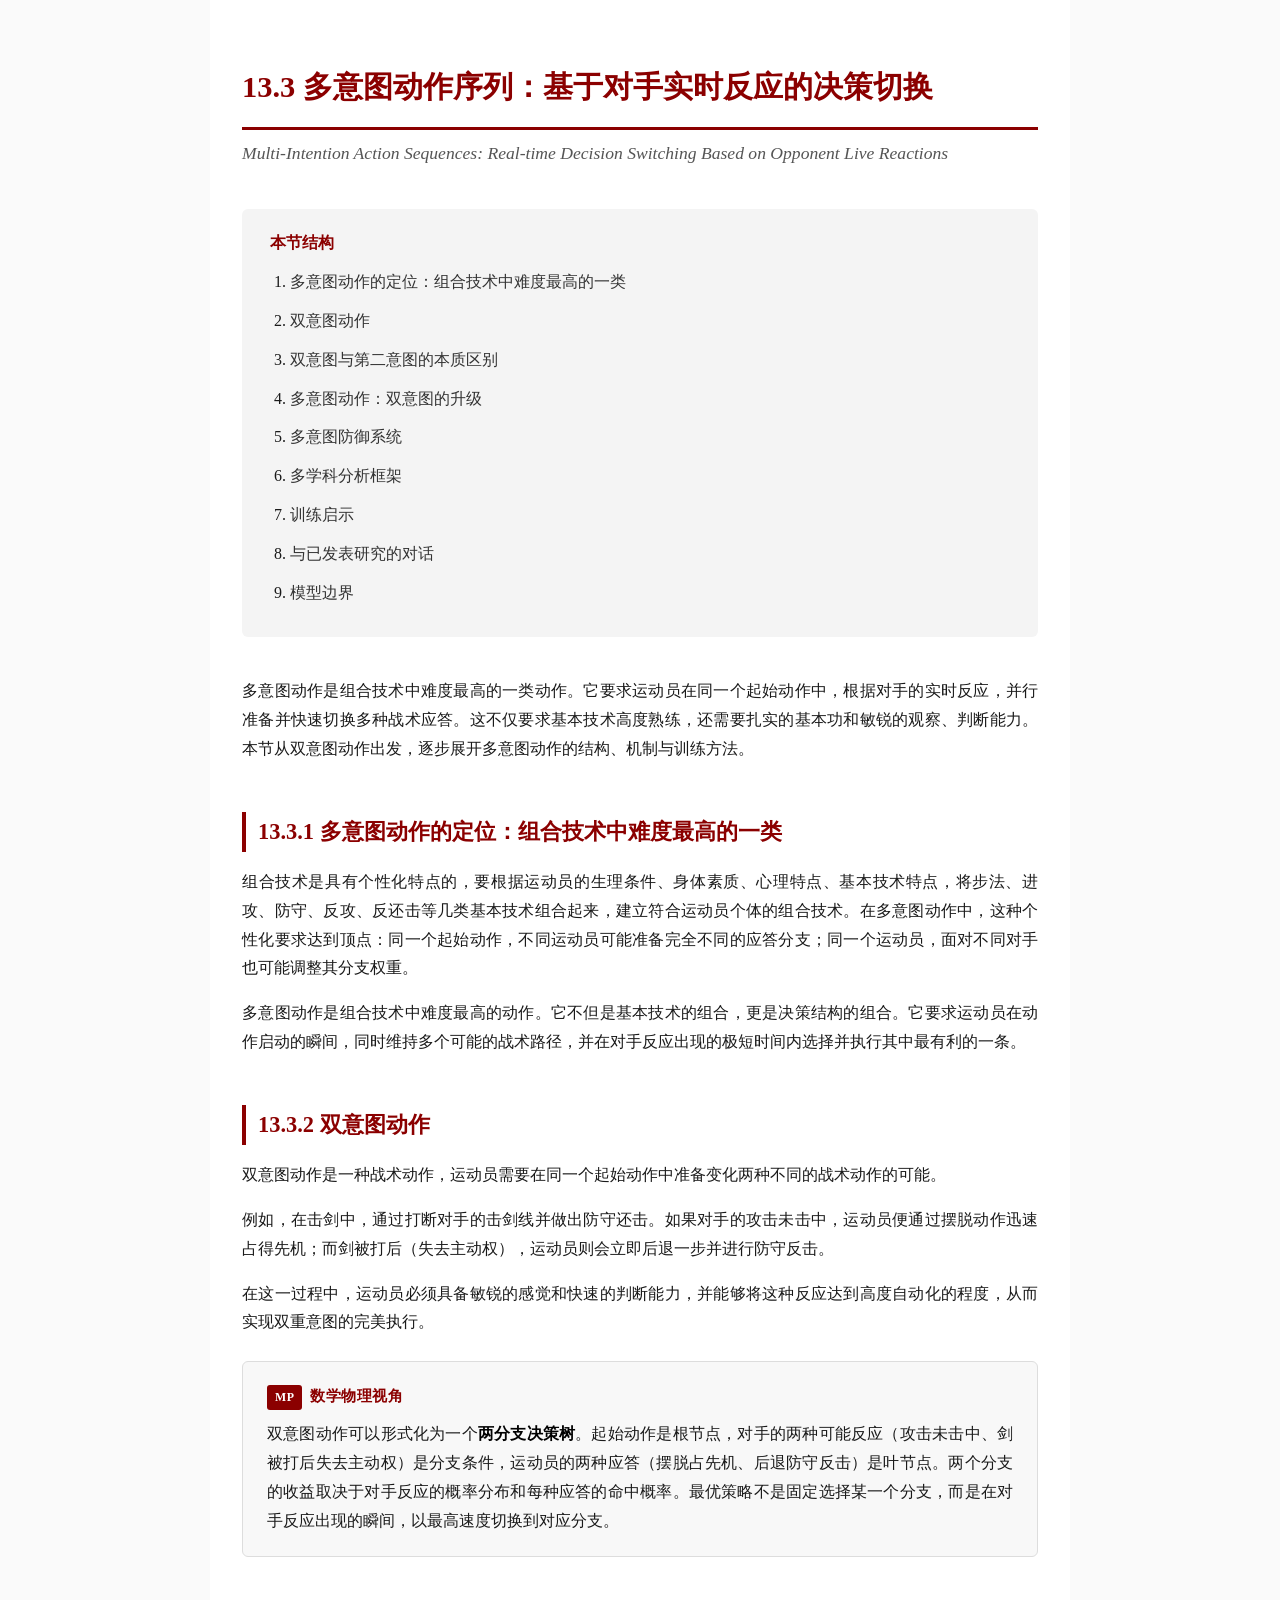
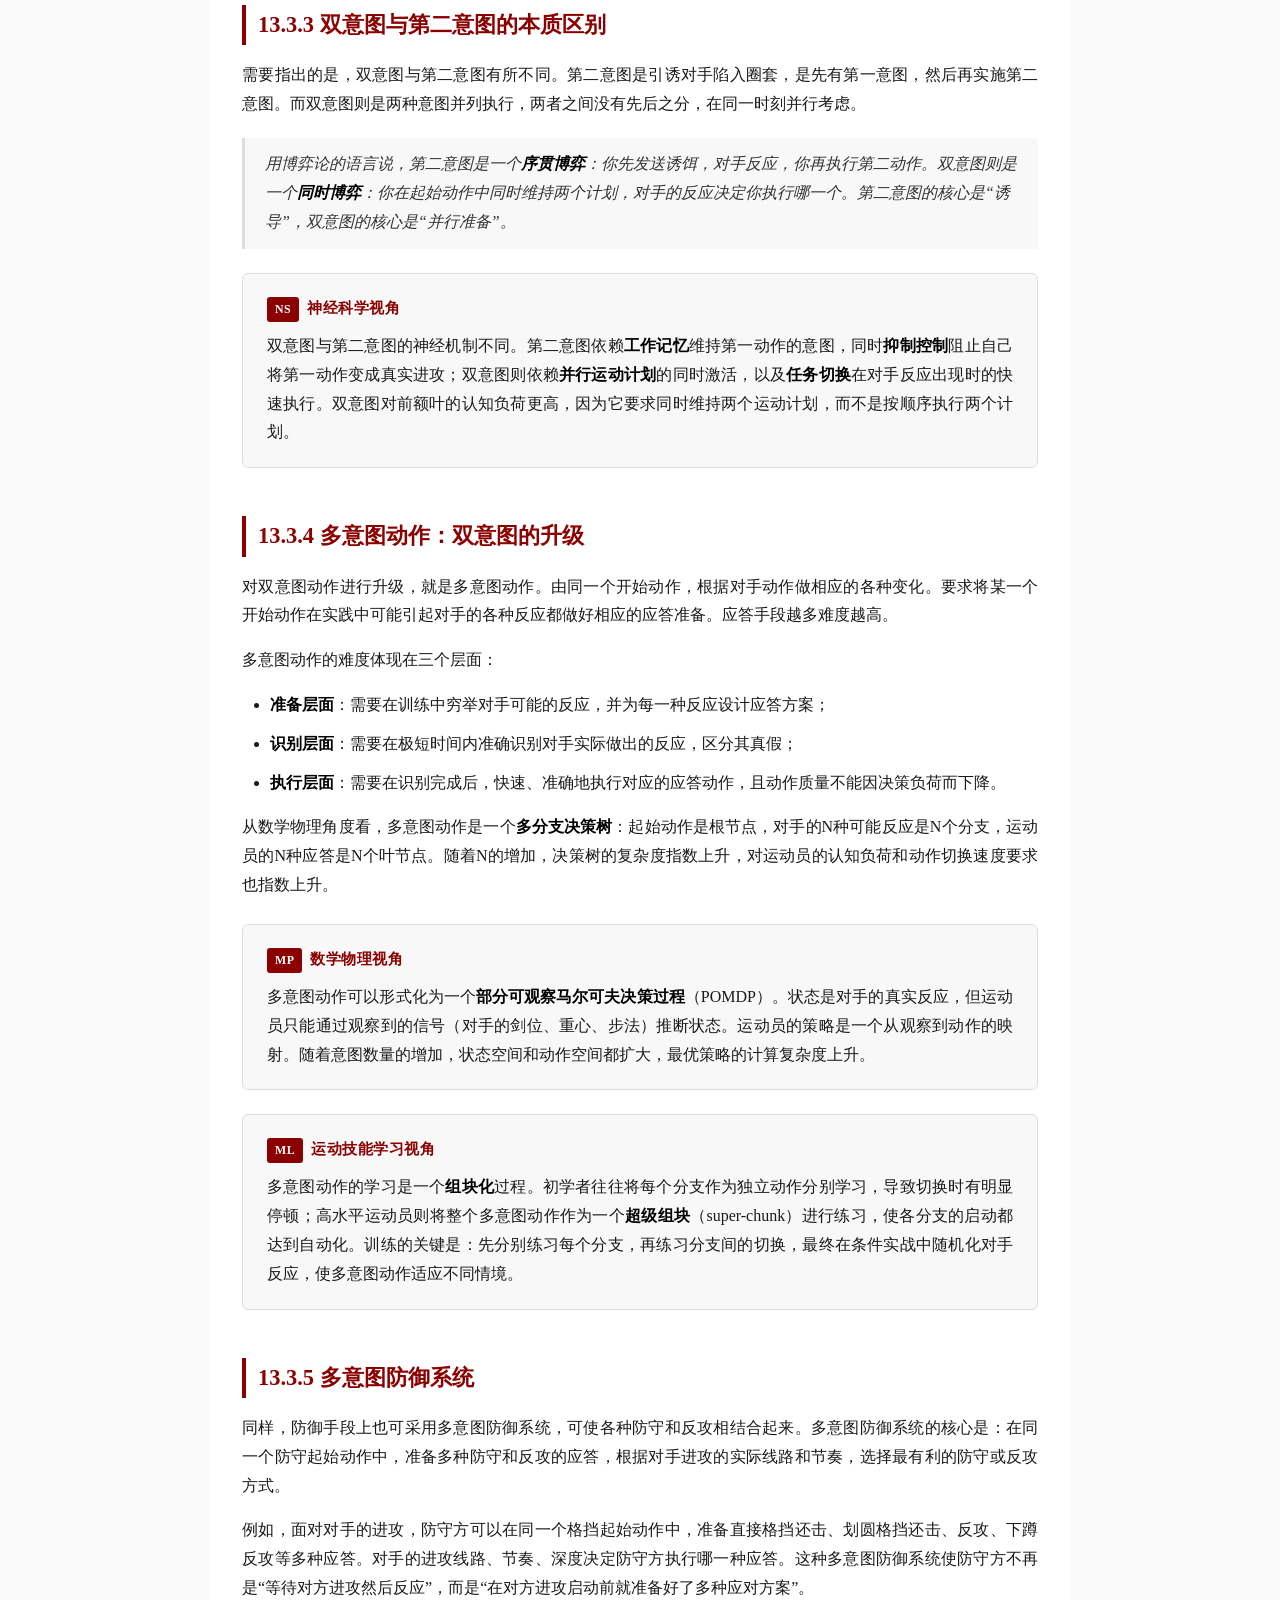
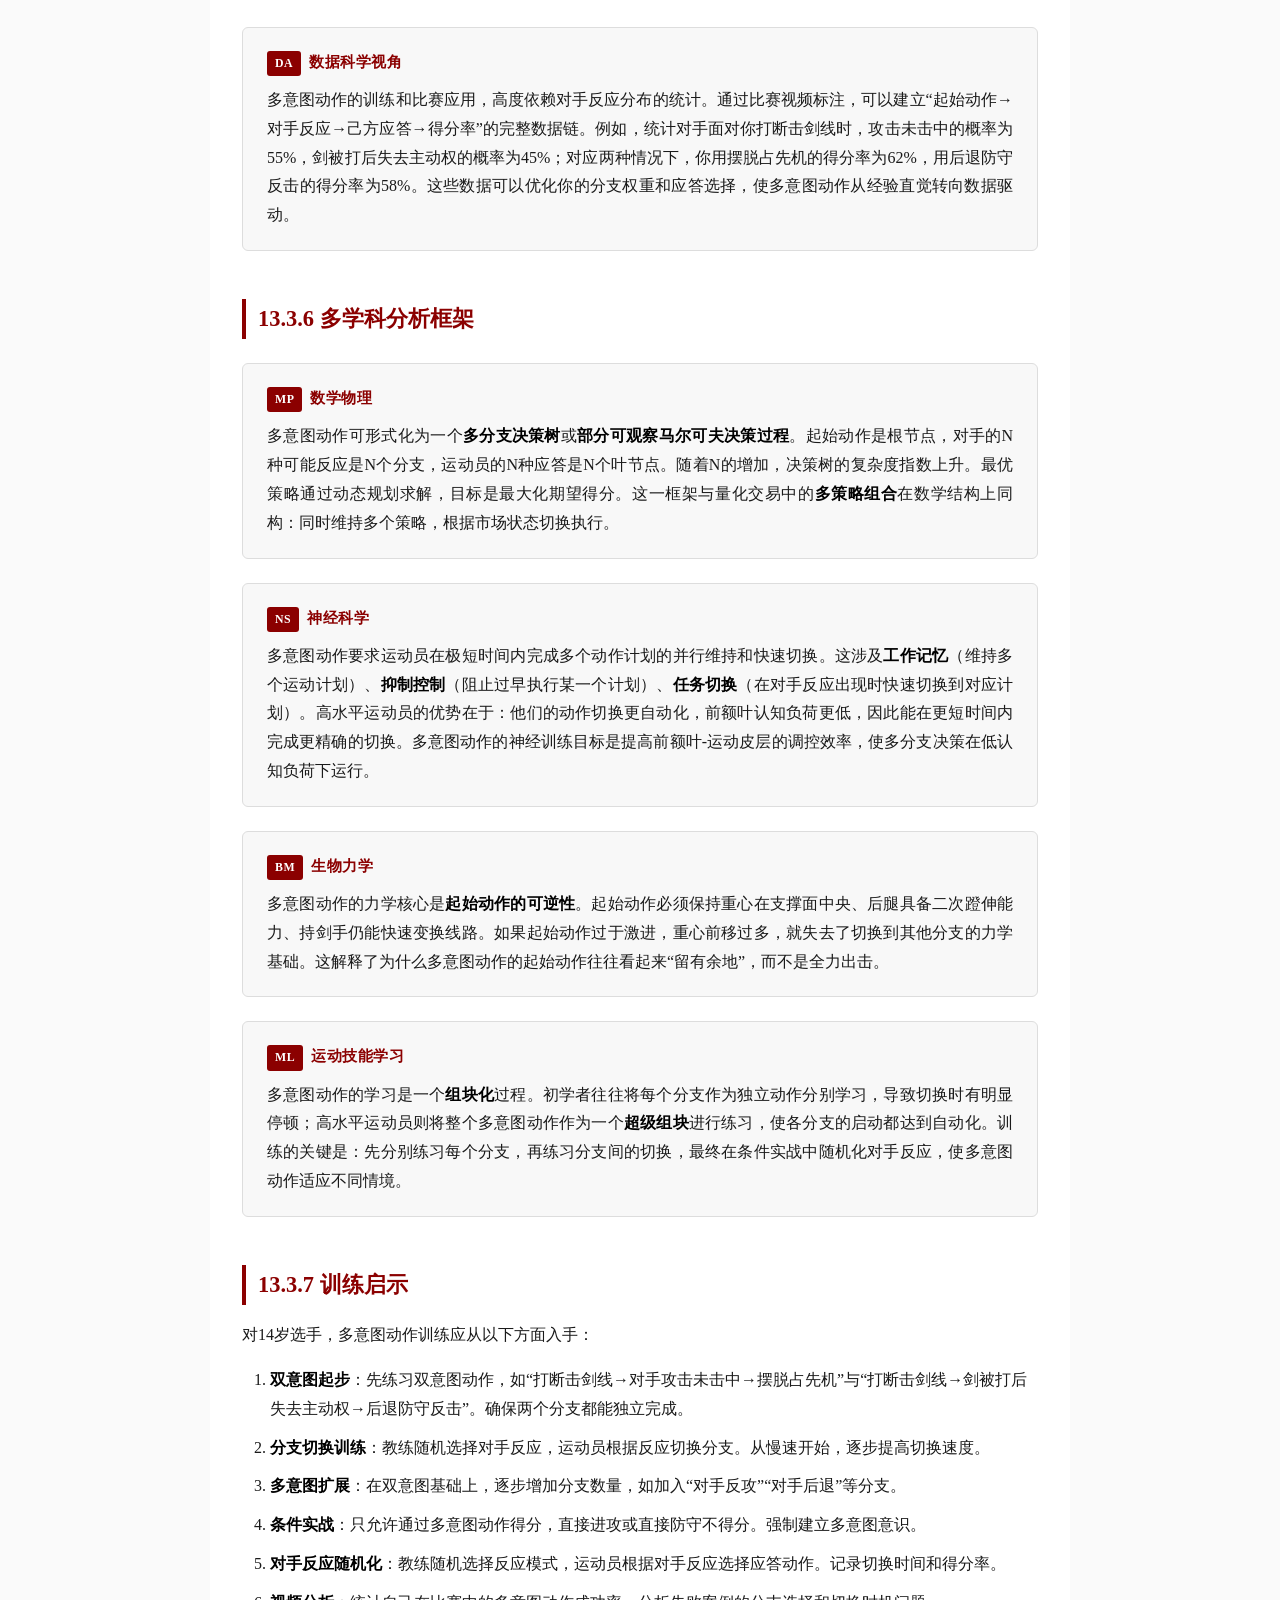
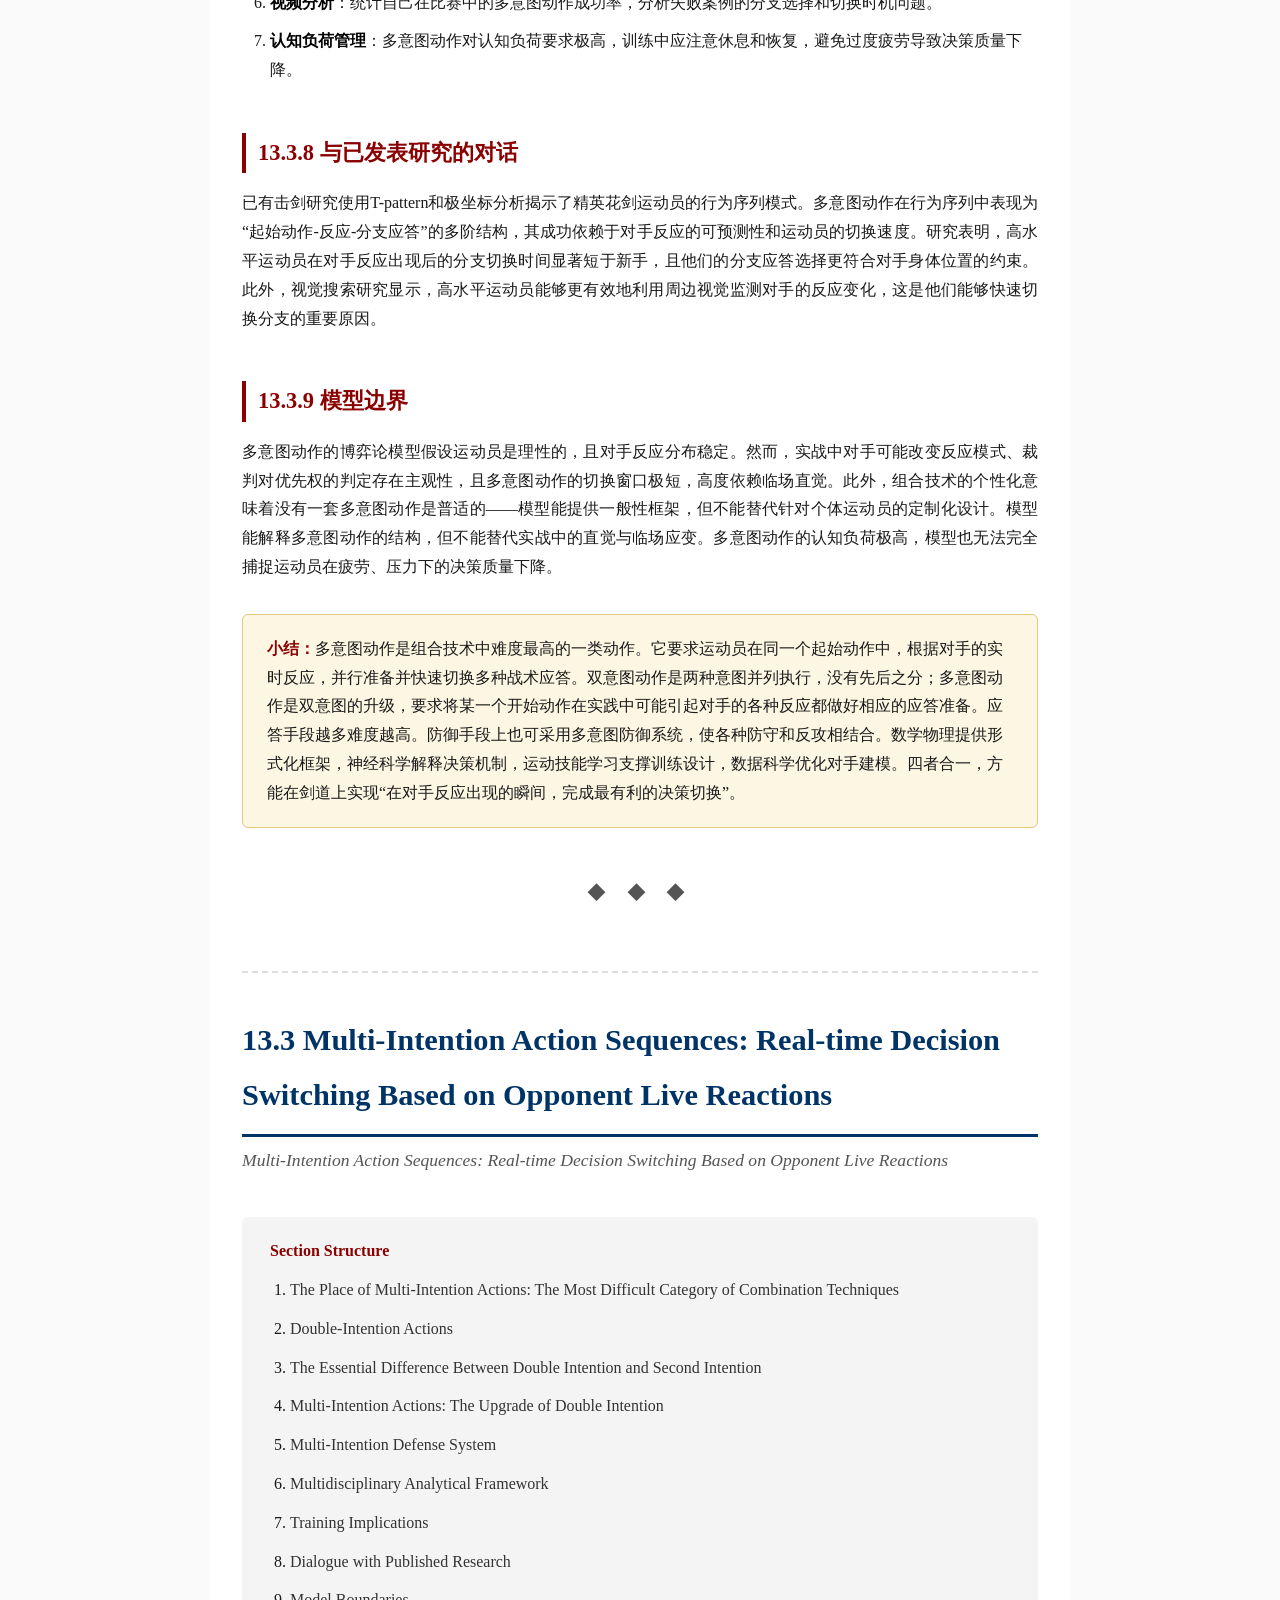
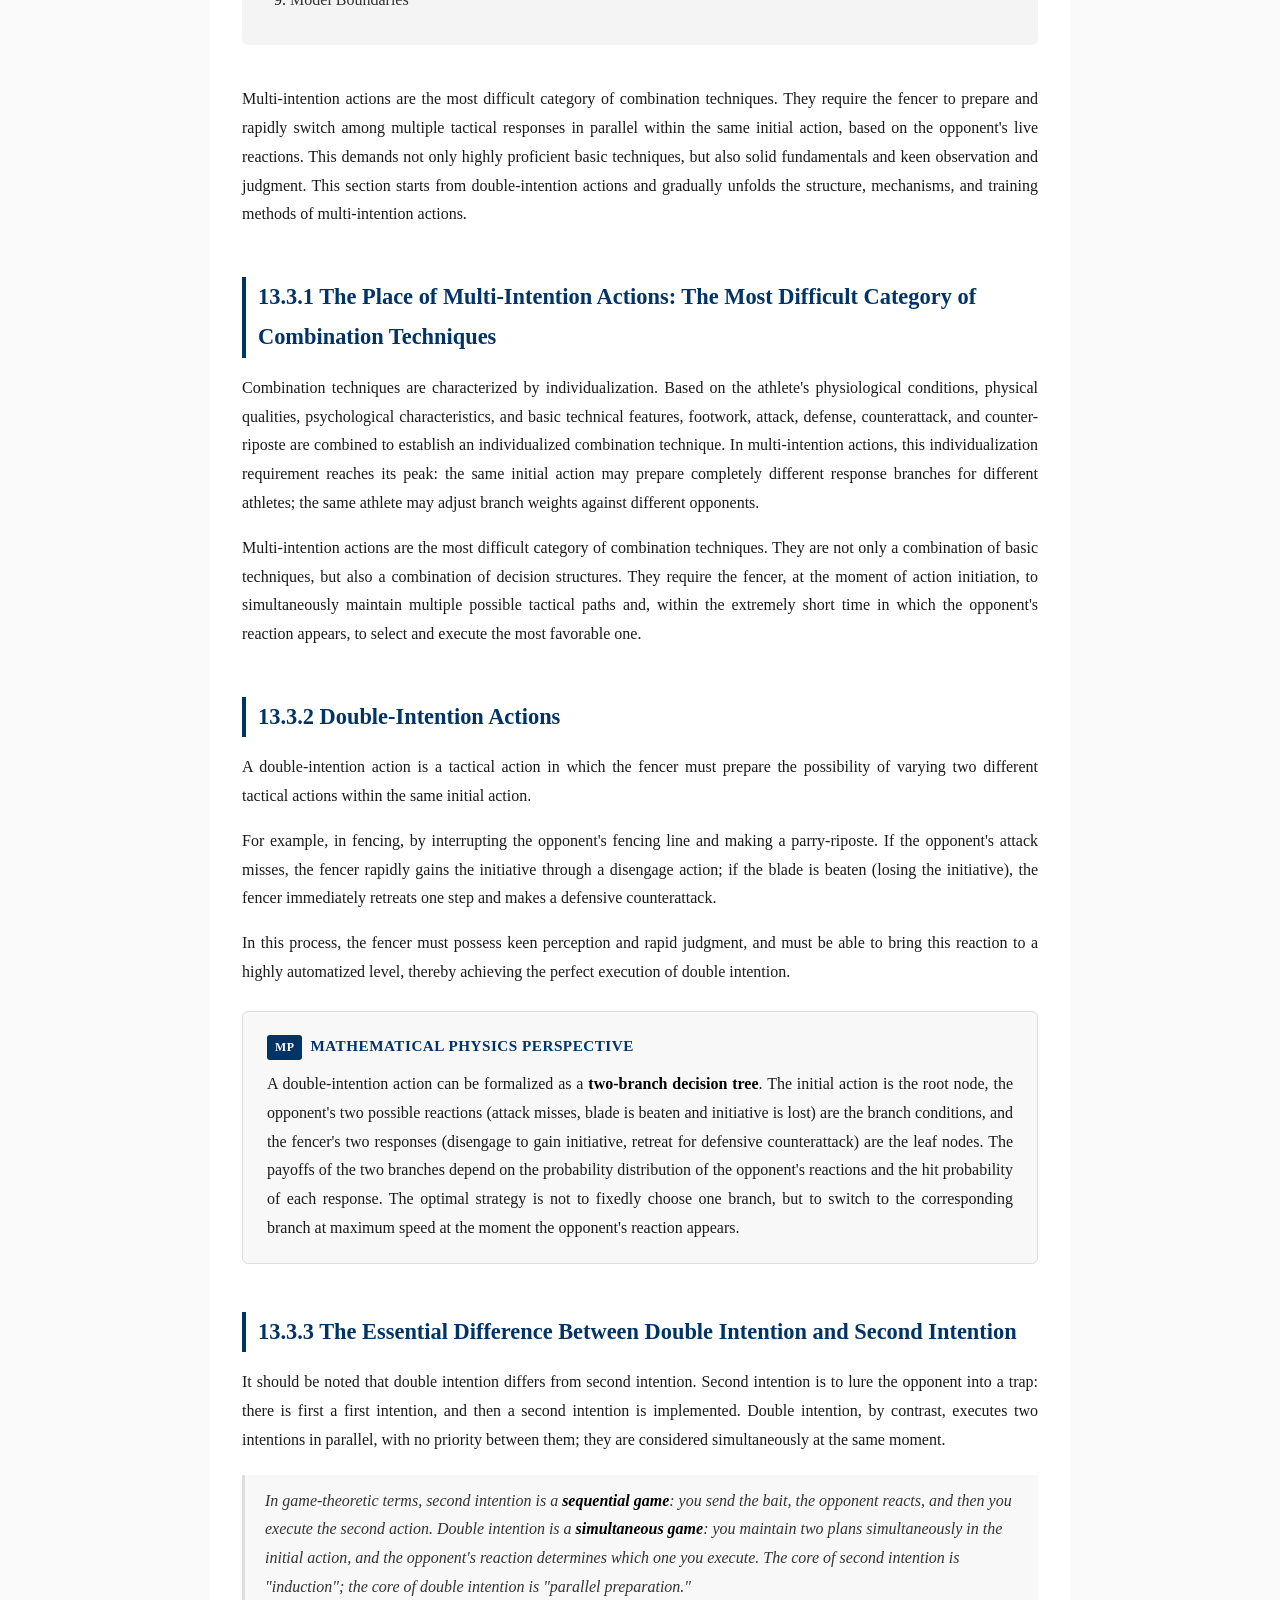
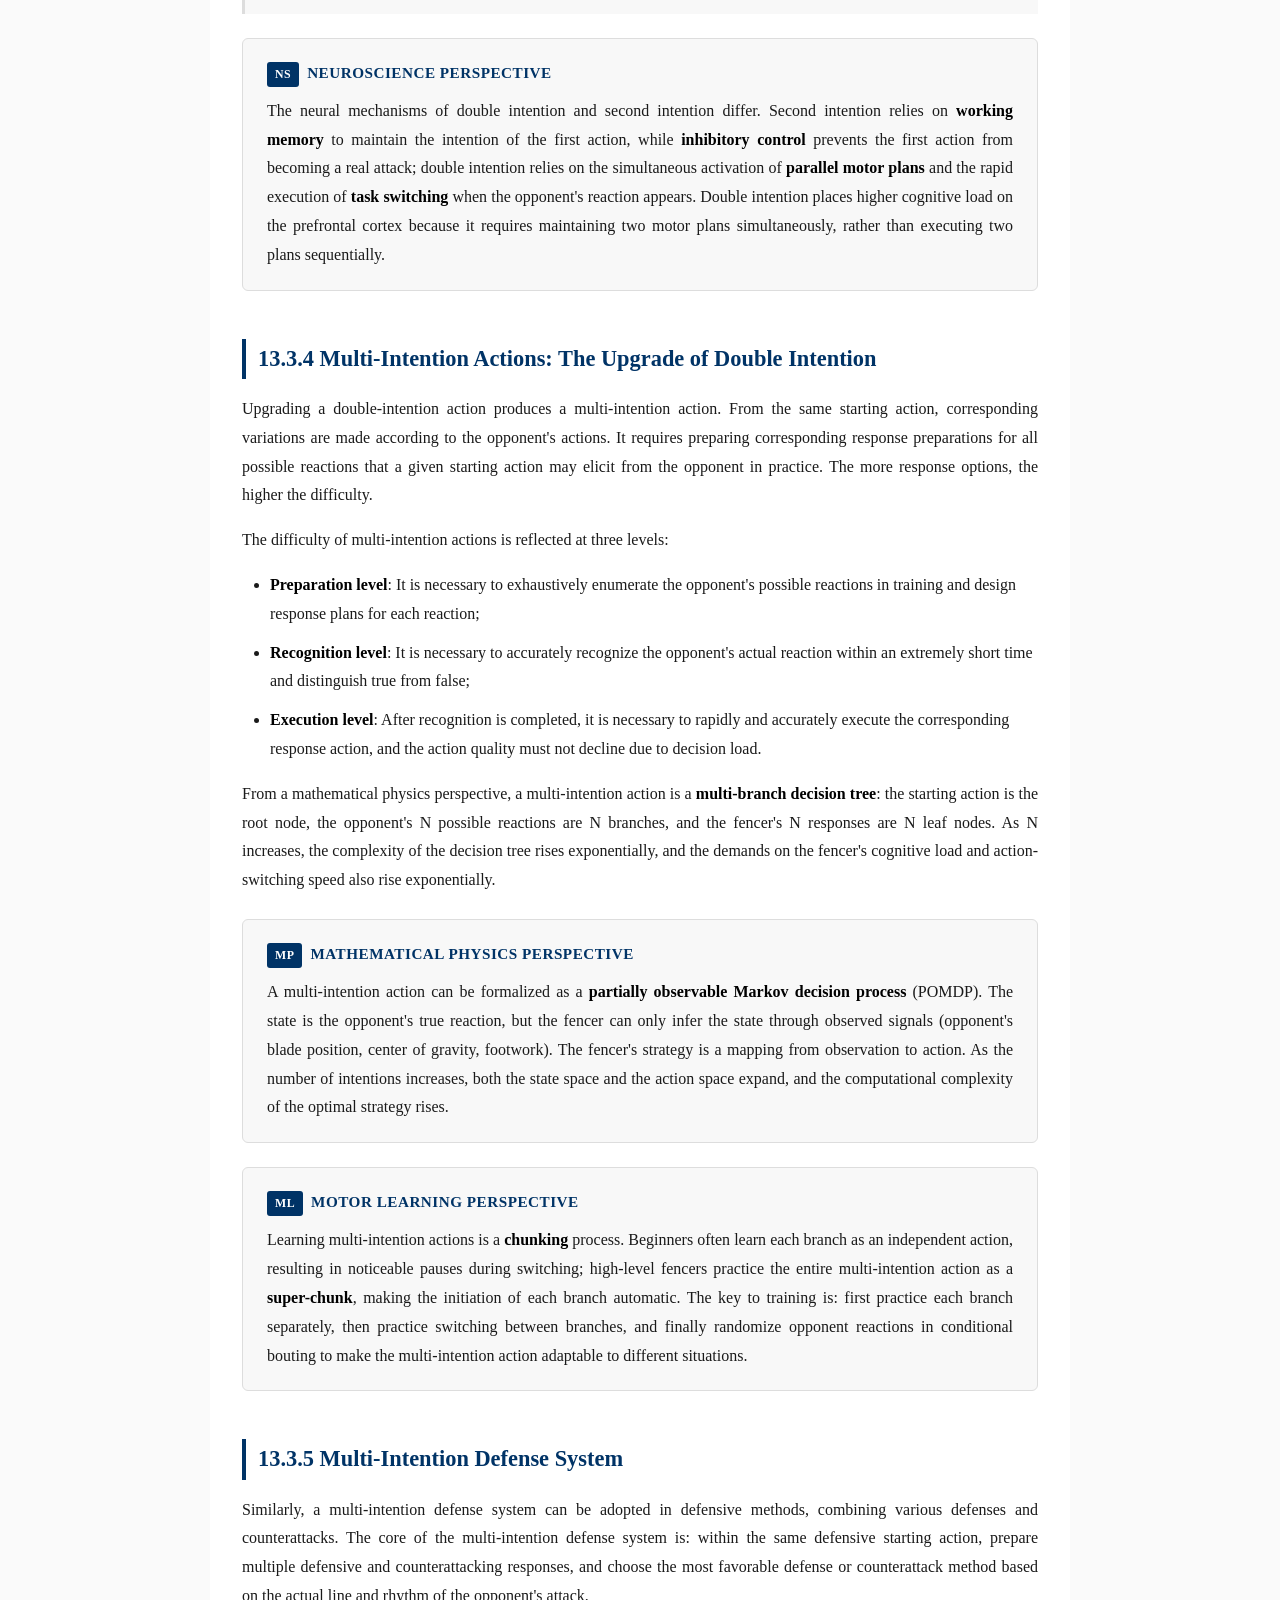
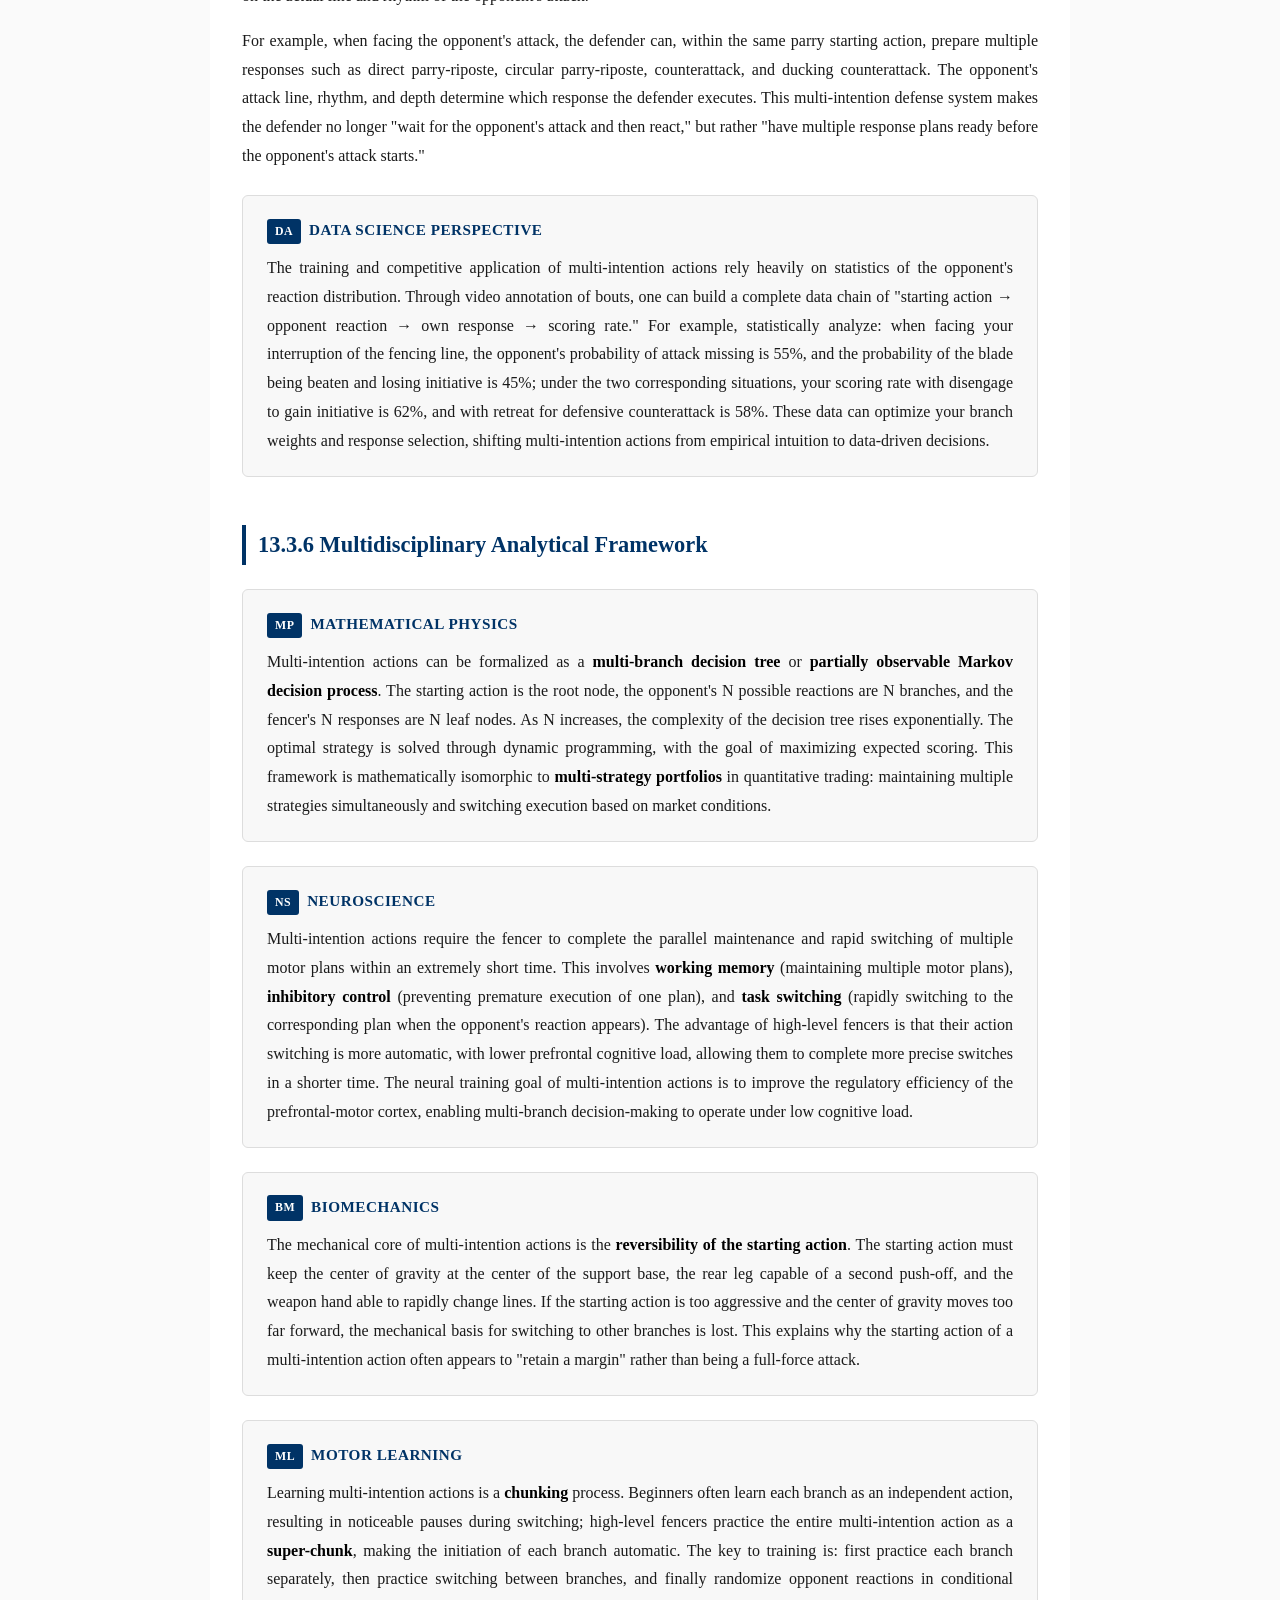
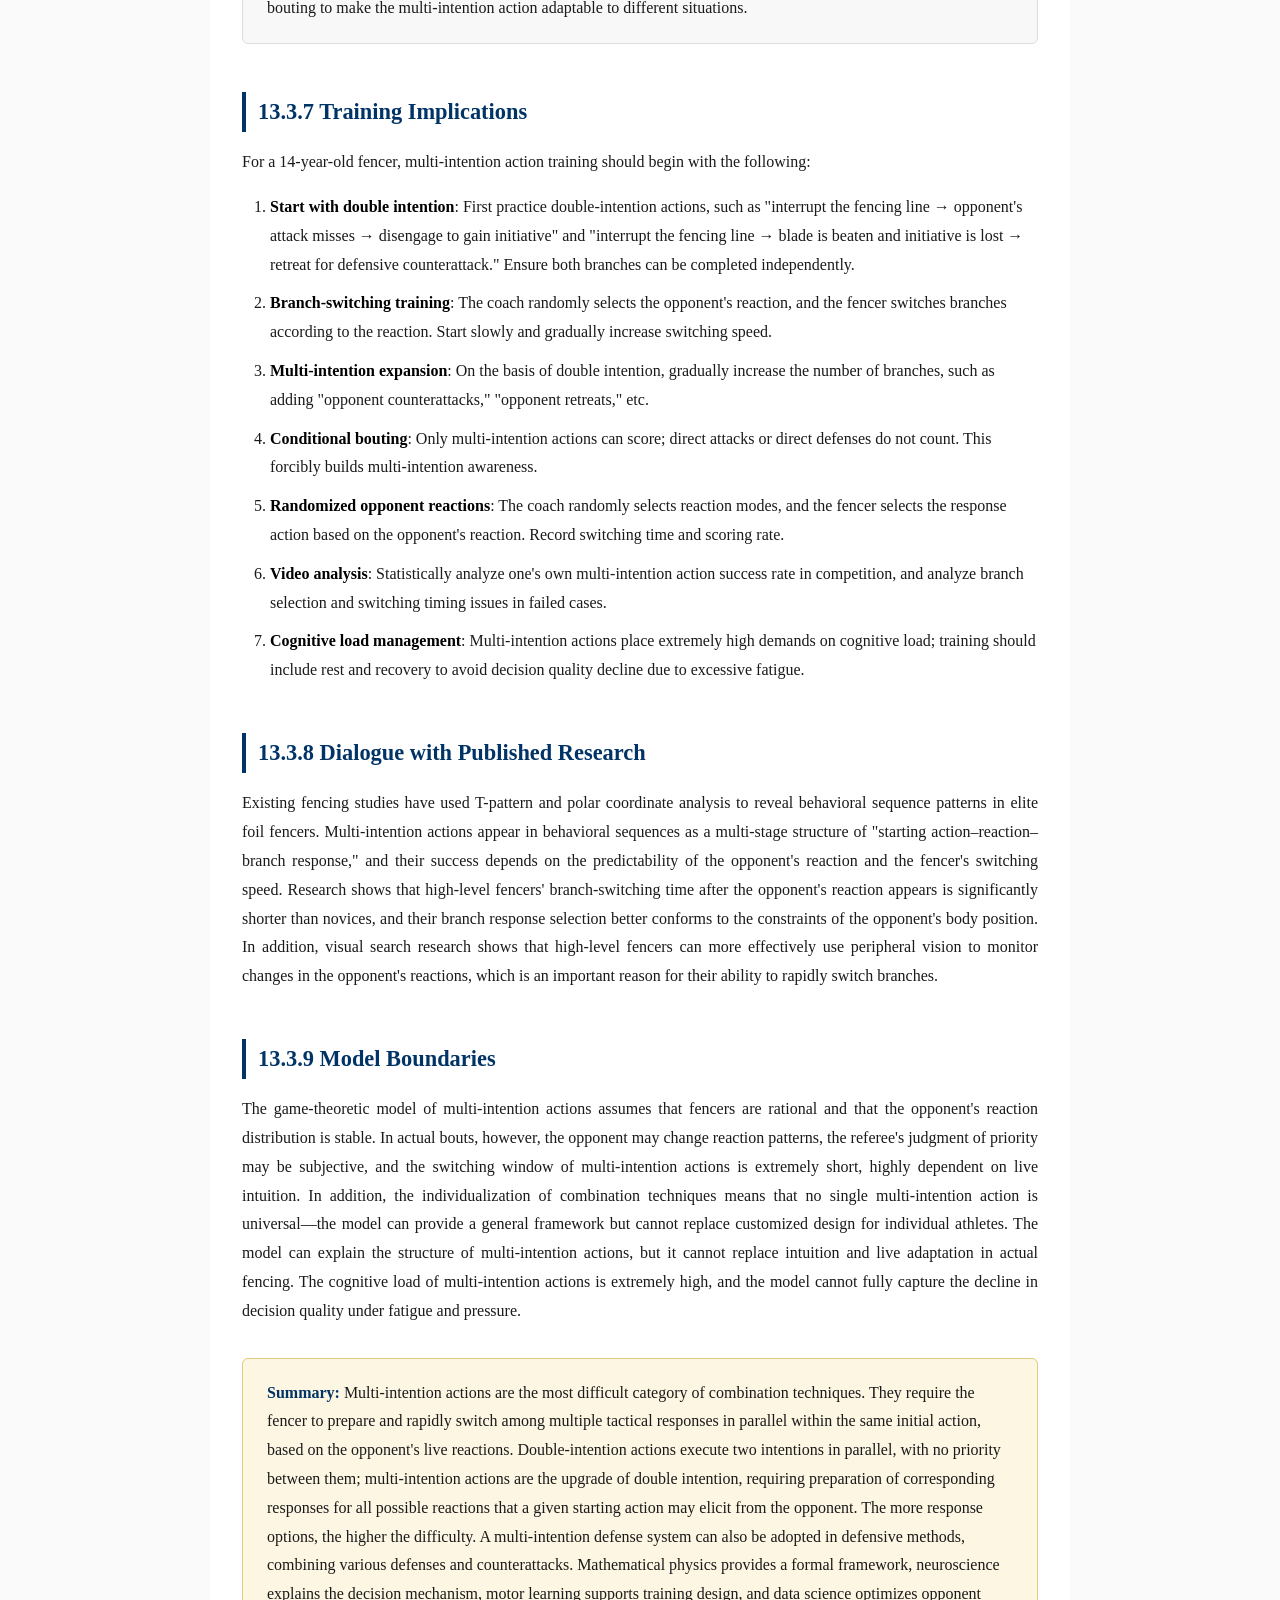
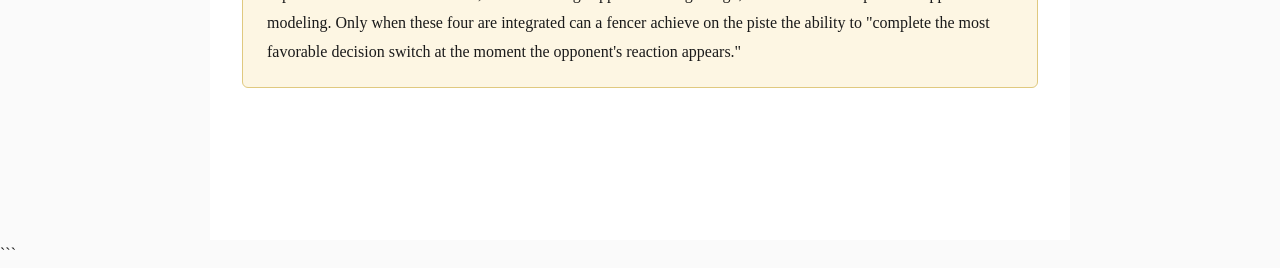
<file: 13_3.html>
<!DOCTYPE html>
<html lang="zh-CN">
<head>
<meta charset="UTF-8">
<meta name="viewport" content="width=device-width, initial-scale=1.0">
<title>13.3 多意图动作序列 | Multi-Intention Action Sequences</title>
<style>
  :root {
    --text: #1a1a1a;
    --muted: #555;
    --accent: #8b0000;
    --border: #ddd;
    --bg: #fafafa;
    --en-accent: #003366;
  }

  * { box-sizing: border-box; }

  body {
    font-family: "Georgia", "Songti SC", "SimSun", serif;
    line-height: 1.8;
    color: var(--text);
    background: var(--bg);
    margin: 0;
    padding: 0;
  }

  .container {
    max-width: 860px;
    margin: 0 auto;
    padding: 60px 32px 120px;
    background: #fff;
  }

  h1 {
    font-size: 1.9em;
    color: var(--accent);
    border-bottom: 3px solid var(--accent);
    padding-bottom: 12px;
    margin-top: 0;
    margin-bottom: 8px;
  }

  .subtitle {
    font-size: 1.1em;
    color: var(--muted);
    font-style: italic;
    margin-bottom: 40px;
  }

  h2 {
    font-size: 1.4em;
    color: var(--accent);
    margin-top: 48px;
    margin-bottom: 16px;
    padding-left: 12px;
    border-left: 4px solid var(--accent);
  }

  h3 {
    font-size: 1.15em;
    color: #333;
    margin-top: 32px;
    margin-bottom: 12px;
  }

  h4 {
    font-size: 1.05em;
    color: #444;
    margin-top: 24px;
    margin-bottom: 10px;
  }

  p {
    margin: 0 0 16px;
    text-align: justify;
  }

  ol, ul {
    margin: 0 0 16px;
    padding-left: 28px;
  }

  li {
    margin-bottom: 10px;
  }

  strong {
    color: #000;
    font-weight: 700;
  }

  em {
    color: var(--muted);
  }

  blockquote {
    border-left: 3px solid var(--border);
    margin: 20px 0;
    padding: 12px 20px;
    background: #f8f8f8;
    color: #333;
    font-style: italic;
  }

  .box {
    background: #f8f8f8;
    border: 1px solid var(--border);
    border-radius: 6px;
    padding: 20px 24px;
    margin: 24px 0;
  }

  .box-title {
    font-weight: 700;
    color: var(--accent);
    margin-bottom: 10px;
    font-size: 0.95em;
    text-transform: uppercase;
    letter-spacing: 0.5px;
  }

  .dimension {
    display: inline-block;
    background: var(--accent);
    color: #fff;
    font-size: 0.78em;
    font-weight: 700;
    padding: 2px 8px;
    border-radius: 3px;
    margin-right: 8px;
    vertical-align: middle;
  }

  .divider {
    text-align: center;
    color: var(--muted);
    margin: 48px 0;
    font-size: 1.2em;
    letter-spacing: 8px;
  }

  .en-section {
    border-top: 2px dashed var(--border);
    margin-top: 60px;
    padding-top: 40px;
  }

  .en-section h1 {
    color: var(--en-accent);
    border-bottom-color: var(--en-accent);
  }

  .en-section h2 {
    color: var(--en-accent);
    border-left-color: var(--en-accent);
  }

  .en-section h3 {
    color: #1a3a5c;
  }

  .en-section .dimension {
    background: var(--en-accent);
  }

  .en-section .box-title {
    color: var(--en-accent);
  }

  .summary {
    background: #fdf6e3;
    border: 1px solid #e0c97f;
    border-radius: 6px;
    padding: 20px 24px;
    margin: 32px 0;
  }

  .summary strong {
    color: var(--accent);
  }

  .en-section .summary strong {
    color: var(--en-accent);
  }

  .toc {
    background: #f4f4f4;
    border-radius: 6px;
    padding: 20px 28px;
    margin-bottom: 40px;
  }

  .toc-title {
    font-weight: 700;
    margin-bottom: 10px;
    color: var(--accent);
  }

  .toc ol {
    margin: 0;
    padding-left: 20px;
  }

  .toc a {
    color: #333;
    text-decoration: none;
  }

  .toc a:hover {
    color: var(--accent);
    text-decoration: underline;
  }

  .term {
    font-weight: 700;
    color: var(--accent);
  }

  @media (max-width: 600px) {
    .container { padding: 32px 18px 80px; }
    h1 { font-size: 1.5em; }
    h2 { font-size: 1.2em; }
    body { font-size: 15px; }
  }
</style>
</head>
<body>
<div class="container">

<!-- ==================== 中文版 ==================== -->
<h1>13.3 多意图动作序列：基于对手实时反应的决策切换</h1>
<div class="subtitle">Multi-Intention Action Sequences: Real-time Decision Switching Based on Opponent Live Reactions</div>

<div class="toc">
  <div class="toc-title">本节结构</div>
  <ol>
    <li><a href="#zh-1">多意图动作的定位：组合技术中难度最高的一类</a></li>
    <li><a href="#zh-2">双意图动作</a></li>
    <li><a href="#zh-3">双意图与第二意图的本质区别</a></li>
    <li><a href="#zh-4">多意图动作：双意图的升级</a></li>
    <li><a href="#zh-5">多意图防御系统</a></li>
    <li><a href="#zh-6">多学科分析框架</a></li>
    <li><a href="#zh-7">训练启示</a></li>
    <li><a href="#zh-8">与已发表研究的对话</a></li>
    <li><a href="#zh-9">模型边界</a></li>
  </ol>
</div>

<p>多意图动作是组合技术中难度最高的一类动作。它要求运动员在同一个起始动作中，根据对手的实时反应，并行准备并快速切换多种战术应答。这不仅要求基本技术高度熟练，还需要扎实的基本功和敏锐的观察、判断能力。本节从双意图动作出发，逐步展开多意图动作的结构、机制与训练方法。</p>

<h2 id="zh-1">13.3.1 多意图动作的定位：组合技术中难度最高的一类</h2>

<p>组合技术是具有个性化特点的，要根据运动员的生理条件、身体素质、心理特点、基本技术特点，将步法、进攻、防守、反攻、反还击等几类基本技术组合起来，建立符合运动员个体的组合技术。在多意图动作中，这种个性化要求达到顶点：同一个起始动作，不同运动员可能准备完全不同的应答分支；同一个运动员，面对不同对手也可能调整其分支权重。</p>

<p>多意图动作是组合技术中难度最高的动作。它不但是基本技术的组合，更是决策结构的组合。它要求运动员在动作启动的瞬间，同时维持多个可能的战术路径，并在对手反应出现的极短时间内选择并执行其中最有利的一条。</p>

<h2 id="zh-2">13.3.2 双意图动作</h2>

<p>双意图动作是一种战术动作，运动员需要在同一个起始动作中准备变化两种不同的战术动作的可能。</p>

<p>例如，在击剑中，通过打断对手的击剑线并做出防守还击。如果对手的攻击未击中，运动员便通过摆脱动作迅速占得先机；而剑被打后（失去主动权），运动员则会立即后退一步并进行防守反击。</p>

<p>在这一过程中，运动员必须具备敏锐的感觉和快速的判断能力，并能够将这种反应达到高度自动化的程度，从而实现双重意图的完美执行。</p>

<div class="box">
  <div class="box-title"><span class="dimension">MP</span>数学物理视角</div>
  <p style="margin-bottom:0;">双意图动作可以形式化为一个<strong>两分支决策树</strong>。起始动作是根节点，对手的两种可能反应（攻击未击中、剑被打后失去主动权）是分支条件，运动员的两种应答（摆脱占先机、后退防守反击）是叶节点。两个分支的收益取决于对手反应的概率分布和每种应答的命中概率。最优策略不是固定选择某一个分支，而是在对手反应出现的瞬间，以最高速度切换到对应分支。</p>
</div>

<h2 id="zh-3">13.3.3 双意图与第二意图的本质区别</h2>

<p>需要指出的是，双意图与第二意图有所不同。第二意图是引诱对手陷入圈套，是先有第一意图，然后再实施第二意图。而双意图则是两种意图并列执行，两者之间没有先后之分，在同一时刻并行考虑。</p>

<blockquote>用博弈论的语言说，第二意图是一个<strong>序贯博弈</strong>：你先发送诱饵，对手反应，你再执行第二动作。双意图则是一个<strong>同时博弈</strong>：你在起始动作中同时维持两个计划，对手的反应决定你执行哪一个。第二意图的核心是“诱导”，双意图的核心是“并行准备”。</blockquote>

<div class="box">
  <div class="box-title"><span class="dimension">NS</span>神经科学视角</div>
  <p style="margin-bottom:0;">双意图与第二意图的神经机制不同。第二意图依赖<strong>工作记忆</strong>维持第一动作的意图，同时<strong>抑制控制</strong>阻止自己将第一动作变成真实进攻；双意图则依赖<strong>并行运动计划</strong>的同时激活，以及<strong>任务切换</strong>在对手反应出现时的快速执行。双意图对前额叶的认知负荷更高，因为它要求同时维持两个运动计划，而不是按顺序执行两个计划。</p>
</div>

<h2 id="zh-4">13.3.4 多意图动作：双意图的升级</h2>

<p>对双意图动作进行升级，就是多意图动作。由同一个开始动作，根据对手动作做相应的各种变化。要求将某一个开始动作在实践中可能引起对手的各种反应都做好相应的应答准备。应答手段越多难度越高。</p>

<p>多意图动作的难度体现在三个层面：</p>

<ul>
  <li><strong>准备层面</strong>：需要在训练中穷举对手可能的反应，并为每一种反应设计应答方案；</li>
  <li><strong>识别层面</strong>：需要在极短时间内准确识别对手实际做出的反应，区分其真假；</li>
  <li><strong>执行层面</strong>：需要在识别完成后，快速、准确地执行对应的应答动作，且动作质量不能因决策负荷而下降。</li>
</ul>

<p>从数学物理角度看，多意图动作是一个<strong>多分支决策树</strong>：起始动作是根节点，对手的N种可能反应是N个分支，运动员的N种应答是N个叶节点。随着N的增加，决策树的复杂度指数上升，对运动员的认知负荷和动作切换速度要求也指数上升。</p>

<div class="box">
  <div class="box-title"><span class="dimension">MP</span>数学物理视角</div>
  <p style="margin-bottom:0;">多意图动作可以形式化为一个<strong>部分可观察马尔可夫决策过程</strong>（POMDP）。状态是对手的真实反应，但运动员只能通过观察到的信号（对手的剑位、重心、步法）推断状态。运动员的策略是一个从观察到动作的映射。随着意图数量的增加，状态空间和动作空间都扩大，最优策略的计算复杂度上升。</p>
</div>

<div class="box">
  <div class="box-title"><span class="dimension">ML</span>运动技能学习视角</div>
  <p style="margin-bottom:0;">多意图动作的学习是一个<strong>组块化</strong>过程。初学者往往将每个分支作为独立动作分别学习，导致切换时有明显停顿；高水平运动员则将整个多意图动作作为一个<strong>超级组块</strong>（super-chunk）进行练习，使各分支的启动都达到自动化。训练的关键是：先分别练习每个分支，再练习分支间的切换，最终在条件实战中随机化对手反应，使多意图动作适应不同情境。</p>
</div>

<h2 id="zh-5">13.3.5 多意图防御系统</h2>

<p>同样，防御手段上也可采用多意图防御系统，可使各种防守和反攻相结合起来。多意图防御系统的核心是：在同一个防守起始动作中，准备多种防守和反攻的应答，根据对手进攻的实际线路和节奏，选择最有利的防守或反攻方式。</p>

<p>例如，面对对手的进攻，防守方可以在同一个格挡起始动作中，准备直接格挡还击、划圆格挡还击、反攻、下蹲反攻等多种应答。对手的进攻线路、节奏、深度决定防守方执行哪一种应答。这种多意图防御系统使防守方不再是“等待对方进攻然后反应”，而是“在对方进攻启动前就准备好了多种应对方案”。</p>

<div class="box">
  <div class="box-title"><span class="dimension">DA</span>数据科学视角</div>
  <p style="margin-bottom:0;">多意图动作的训练和比赛应用，高度依赖对手反应分布的统计。通过比赛视频标注，可以建立“起始动作→对手反应→己方应答→得分率”的完整数据链。例如，统计对手面对你打断击剑线时，攻击未击中的概率为55%，剑被打后失去主动权的概率为45%；对应两种情况下，你用摆脱占先机的得分率为62%，用后退防守反击的得分率为58%。这些数据可以优化你的分支权重和应答选择，使多意图动作从经验直觉转向数据驱动。</p>
</div>

<h2 id="zh-6">13.3.6 多学科分析框架</h2>

<div class="box">
  <div class="box-title"><span class="dimension">MP</span>数学物理</div>
  <p style="margin-bottom:0;">多意图动作可形式化为一个<strong>多分支决策树</strong>或<strong>部分可观察马尔可夫决策过程</strong>。起始动作是根节点，对手的N种可能反应是N个分支，运动员的N种应答是N个叶节点。随着N的增加，决策树的复杂度指数上升。最优策略通过动态规划求解，目标是最大化期望得分。这一框架与量化交易中的<strong>多策略组合</strong>在数学结构上同构：同时维持多个策略，根据市场状态切换执行。</p>
</div>

<div class="box">
  <div class="box-title"><span class="dimension">NS</span>神经科学</div>
  <p style="margin-bottom:0;">多意图动作要求运动员在极短时间内完成多个动作计划的并行维持和快速切换。这涉及<strong>工作记忆</strong>（维持多个运动计划）、<strong>抑制控制</strong>（阻止过早执行某一个计划）、<strong>任务切换</strong>（在对手反应出现时快速切换到对应计划）。高水平运动员的优势在于：他们的动作切换更自动化，前额叶认知负荷更低，因此能在更短时间内完成更精确的切换。多意图动作的神经训练目标是提高前额叶-运动皮层的调控效率，使多分支决策在低认知负荷下运行。</p>
</div>

<div class="box">
  <div class="box-title"><span class="dimension">BM</span>生物力学</div>
  <p style="margin-bottom:0;">多意图动作的力学核心是<strong>起始动作的可逆性</strong>。起始动作必须保持重心在支撑面中央、后腿具备二次蹬伸能力、持剑手仍能快速变换线路。如果起始动作过于激进，重心前移过多，就失去了切换到其他分支的力学基础。这解释了为什么多意图动作的起始动作往往看起来“留有余地”，而不是全力出击。</p>
</div>

<div class="box">
  <div class="box-title"><span class="dimension">ML</span>运动技能学习</div>
  <p style="margin-bottom:0;">多意图动作的学习是一个<strong>组块化</strong>过程。初学者往往将每个分支作为独立动作分别学习，导致切换时有明显停顿；高水平运动员则将整个多意图动作作为一个<strong>超级组块</strong>进行练习，使各分支的启动都达到自动化。训练的关键是：先分别练习每个分支，再练习分支间的切换，最终在条件实战中随机化对手反应，使多意图动作适应不同情境。</p>
</div>

<h2 id="zh-7">13.3.7 训练启示</h2>

<p>对14岁选手，多意图动作训练应从以下方面入手：</p>

<ol>
  <li><strong>双意图起步</strong>：先练习双意图动作，如“打断击剑线→对手攻击未击中→摆脱占先机”与“打断击剑线→剑被打后失去主动权→后退防守反击”。确保两个分支都能独立完成。</li>
  <li><strong>分支切换训练</strong>：教练随机选择对手反应，运动员根据反应切换分支。从慢速开始，逐步提高切换速度。</li>
  <li><strong>多意图扩展</strong>：在双意图基础上，逐步增加分支数量，如加入“对手反攻”“对手后退”等分支。</li>
  <li><strong>条件实战</strong>：只允许通过多意图动作得分，直接进攻或直接防守不得分。强制建立多意图意识。</li>
  <li><strong>对手反应随机化</strong>：教练随机选择反应模式，运动员根据对手反应选择应答动作。记录切换时间和得分率。</li>
  <li><strong>视频分析</strong>：统计自己在比赛中的多意图动作成功率，分析失败案例的分支选择和切换时机问题。</li>
  <li><strong>认知负荷管理</strong>：多意图动作对认知负荷要求极高，训练中应注意休息和恢复，避免过度疲劳导致决策质量下降。</li>
</ol>

<h2 id="zh-8">13.3.8 与已发表研究的对话</h2>

<p>已有击剑研究使用T-pattern和极坐标分析揭示了精英花剑运动员的行为序列模式。多意图动作在行为序列中表现为“起始动作-反应-分支应答”的多阶结构，其成功依赖于对手反应的可预测性和运动员的切换速度。研究表明，高水平运动员在对手反应出现后的分支切换时间显著短于新手，且他们的分支应答选择更符合对手身体位置的约束。此外，视觉搜索研究显示，高水平运动员能够更有效地利用周边视觉监测对手的反应变化，这是他们能够快速切换分支的重要原因。</p>

<h2 id="zh-9">13.3.9 模型边界</h2>

<p>多意图动作的博弈论模型假设运动员是理性的，且对手反应分布稳定。然而，实战中对手可能改变反应模式、裁判对优先权的判定存在主观性，且多意图动作的切换窗口极短，高度依赖临场直觉。此外，组合技术的个性化意味着没有一套多意图动作是普适的——模型能提供一般性框架，但不能替代针对个体运动员的定制化设计。模型能解释多意图动作的结构，但不能替代实战中的直觉与临场应变。多意图动作的认知负荷极高，模型也无法完全捕捉运动员在疲劳、压力下的决策质量下降。</p>

<div class="summary">
  <strong>小结：</strong>多意图动作是组合技术中难度最高的一类动作。它要求运动员在同一个起始动作中，根据对手的实时反应，并行准备并快速切换多种战术应答。双意图动作是两种意图并列执行，没有先后之分；多意图动作是双意图的升级，要求将某一个开始动作在实践中可能引起对手的各种反应都做好相应的应答准备。应答手段越多难度越高。防御手段上也可采用多意图防御系统，使各种防守和反攻相结合。数学物理提供形式化框架，神经科学解释决策机制，运动技能学习支撑训练设计，数据科学优化对手建模。四者合一，方能在剑道上实现“在对手反应出现的瞬间，完成最有利的决策切换”。
</div>

<div class="divider">◆ ◆ ◆</div>

<!-- ==================== 英文版 ==================== -->
<div class="en-section">

<h1>13.3 Multi-Intention Action Sequences: Real-time Decision Switching Based on Opponent Live Reactions</h1>
<div class="subtitle">Multi-Intention Action Sequences: Real-time Decision Switching Based on Opponent Live Reactions</div>

<div class="toc">
  <div class="toc-title">Section Structure</div>
  <ol>
    <li><a href="#en-1">The Place of Multi-Intention Actions: The Most Difficult Category of Combination Techniques</a></li>
    <li><a href="#en-2">Double-Intention Actions</a></li>
    <li><a href="#en-3">The Essential Difference Between Double Intention and Second Intention</a></li>
    <li><a href="#en-4">Multi-Intention Actions: The Upgrade of Double Intention</a></li>
    <li><a href="#en-5">Multi-Intention Defense System</a></li>
    <li><a href="#en-6">Multidisciplinary Analytical Framework</a></li>
    <li><a href="#en-7">Training Implications</a></li>
    <li><a href="#en-8">Dialogue with Published Research</a></li>
    <li><a href="#en-9">Model Boundaries</a></li>
  </ol>
</div>

<p>Multi-intention actions are the most difficult category of combination techniques. They require the fencer to prepare and rapidly switch among multiple tactical responses in parallel within the same initial action, based on the opponent's live reactions. This demands not only highly proficient basic techniques, but also solid fundamentals and keen observation and judgment. This section starts from double-intention actions and gradually unfolds the structure, mechanisms, and training methods of multi-intention actions.</p>

<h2 id="en-1">13.3.1 The Place of Multi-Intention Actions: The Most Difficult Category of Combination Techniques</h2>

<p>Combination techniques are characterized by individualization. Based on the athlete's physiological conditions, physical qualities, psychological characteristics, and basic technical features, footwork, attack, defense, counterattack, and counter-riposte are combined to establish an individualized combination technique. In multi-intention actions, this individualization requirement reaches its peak: the same initial action may prepare completely different response branches for different athletes; the same athlete may adjust branch weights against different opponents.</p>

<p>Multi-intention actions are the most difficult category of combination techniques. They are not only a combination of basic techniques, but also a combination of decision structures. They require the fencer, at the moment of action initiation, to simultaneously maintain multiple possible tactical paths and, within the extremely short time in which the opponent's reaction appears, to select and execute the most favorable one.</p>

<h2 id="en-2">13.3.2 Double-Intention Actions</h2>

<p>A double-intention action is a tactical action in which the fencer must prepare the possibility of varying two different tactical actions within the same initial action.</p>

<p>For example, in fencing, by interrupting the opponent's fencing line and making a parry-riposte. If the opponent's attack misses, the fencer rapidly gains the initiative through a disengage action; if the blade is beaten (losing the initiative), the fencer immediately retreats one step and makes a defensive counterattack.</p>

<p>In this process, the fencer must possess keen perception and rapid judgment, and must be able to bring this reaction to a highly automatized level, thereby achieving the perfect execution of double intention.</p>

<div class="box">
  <div class="box-title"><span class="dimension">MP</span>Mathematical Physics Perspective</div>
  <p style="margin-bottom:0;">A double-intention action can be formalized as a <strong>two-branch decision tree</strong>. The initial action is the root node, the opponent's two possible reactions (attack misses, blade is beaten and initiative is lost) are the branch conditions, and the fencer's two responses (disengage to gain initiative, retreat for defensive counterattack) are the leaf nodes. The payoffs of the two branches depend on the probability distribution of the opponent's reactions and the hit probability of each response. The optimal strategy is not to fixedly choose one branch, but to switch to the corresponding branch at maximum speed at the moment the opponent's reaction appears.</p>
</div>

<h2 id="en-3">13.3.3 The Essential Difference Between Double Intention and Second Intention</h2>

<p>It should be noted that double intention differs from second intention. Second intention is to lure the opponent into a trap: there is first a first intention, and then a second intention is implemented. Double intention, by contrast, executes two intentions in parallel, with no priority between them; they are considered simultaneously at the same moment.</p>

<blockquote>In game-theoretic terms, second intention is a <strong>sequential game</strong>: you send the bait, the opponent reacts, and then you execute the second action. Double intention is a <strong>simultaneous game</strong>: you maintain two plans simultaneously in the initial action, and the opponent's reaction determines which one you execute. The core of second intention is "induction"; the core of double intention is "parallel preparation."</blockquote>

<div class="box">
  <div class="box-title"><span class="dimension">NS</span>Neuroscience Perspective</div>
  <p style="margin-bottom:0;">The neural mechanisms of double intention and second intention differ. Second intention relies on <strong>working memory</strong> to maintain the intention of the first action, while <strong>inhibitory control</strong> prevents the first action from becoming a real attack; double intention relies on the simultaneous activation of <strong>parallel motor plans</strong> and the rapid execution of <strong>task switching</strong> when the opponent's reaction appears. Double intention places higher cognitive load on the prefrontal cortex because it requires maintaining two motor plans simultaneously, rather than executing two plans sequentially.</p>
</div>

<h2 id="en-4">13.3.4 Multi-Intention Actions: The Upgrade of Double Intention</h2>

<p>Upgrading a double-intention action produces a multi-intention action. From the same starting action, corresponding variations are made according to the opponent's actions. It requires preparing corresponding response preparations for all possible reactions that a given starting action may elicit from the opponent in practice. The more response options, the higher the difficulty.</p>

<p>The difficulty of multi-intention actions is reflected at three levels:</p>

<ul>
  <li><strong>Preparation level</strong>: It is necessary to exhaustively enumerate the opponent's possible reactions in training and design response plans for each reaction;</li>
  <li><strong>Recognition level</strong>: It is necessary to accurately recognize the opponent's actual reaction within an extremely short time and distinguish true from false;</li>
  <li><strong>Execution level</strong>: After recognition is completed, it is necessary to rapidly and accurately execute the corresponding response action, and the action quality must not decline due to decision load.</li>
</ul>

<p>From a mathematical physics perspective, a multi-intention action is a <strong>multi-branch decision tree</strong>: the starting action is the root node, the opponent's N possible reactions are N branches, and the fencer's N responses are N leaf nodes. As N increases, the complexity of the decision tree rises exponentially, and the demands on the fencer's cognitive load and action-switching speed also rise exponentially.</p>

<div class="box">
  <div class="box-title"><span class="dimension">MP</span>Mathematical Physics Perspective</div>
  <p style="margin-bottom:0;">A multi-intention action can be formalized as a <strong>partially observable Markov decision process</strong> (POMDP). The state is the opponent's true reaction, but the fencer can only infer the state through observed signals (opponent's blade position, center of gravity, footwork). The fencer's strategy is a mapping from observation to action. As the number of intentions increases, both the state space and the action space expand, and the computational complexity of the optimal strategy rises.</p>
</div>

<div class="box">
  <div class="box-title"><span class="dimension">ML</span>Motor Learning Perspective</div>
  <p style="margin-bottom:0;">Learning multi-intention actions is a <strong>chunking</strong> process. Beginners often learn each branch as an independent action, resulting in noticeable pauses during switching; high-level fencers practice the entire multi-intention action as a <strong>super-chunk</strong>, making the initiation of each branch automatic. The key to training is: first practice each branch separately, then practice switching between branches, and finally randomize opponent reactions in conditional bouting to make the multi-intention action adaptable to different situations.</p>
</div>

<h2 id="en-5">13.3.5 Multi-Intention Defense System</h2>

<p>Similarly, a multi-intention defense system can be adopted in defensive methods, combining various defenses and counterattacks. The core of the multi-intention defense system is: within the same defensive starting action, prepare multiple defensive and counterattacking responses, and choose the most favorable defense or counterattack method based on the actual line and rhythm of the opponent's attack.</p>

<p>For example, when facing the opponent's attack, the defender can, within the same parry starting action, prepare multiple responses such as direct parry-riposte, circular parry-riposte, counterattack, and ducking counterattack. The opponent's attack line, rhythm, and depth determine which response the defender executes. This multi-intention defense system makes the defender no longer "wait for the opponent's attack and then react," but rather "have multiple response plans ready before the opponent's attack starts."</p>

<div class="box">
  <div class="box-title"><span class="dimension">DA</span>Data Science Perspective</div>
  <p style="margin-bottom:0;">The training and competitive application of multi-intention actions rely heavily on statistics of the opponent's reaction distribution. Through video annotation of bouts, one can build a complete data chain of "starting action → opponent reaction → own response → scoring rate." For example, statistically analyze: when facing your interruption of the fencing line, the opponent's probability of attack missing is 55%, and the probability of the blade being beaten and losing initiative is 45%; under the two corresponding situations, your scoring rate with disengage to gain initiative is 62%, and with retreat for defensive counterattack is 58%. These data can optimize your branch weights and response selection, shifting multi-intention actions from empirical intuition to data-driven decisions.</p>
</div>

<h2 id="en-6">13.3.6 Multidisciplinary Analytical Framework</h2>

<div class="box">
  <div class="box-title"><span class="dimension">MP</span>Mathematical Physics</div>
  <p style="margin-bottom:0;">Multi-intention actions can be formalized as a <strong>multi-branch decision tree</strong> or <strong>partially observable Markov decision process</strong>. The starting action is the root node, the opponent's N possible reactions are N branches, and the fencer's N responses are N leaf nodes. As N increases, the complexity of the decision tree rises exponentially. The optimal strategy is solved through dynamic programming, with the goal of maximizing expected scoring. This framework is mathematically isomorphic to <strong>multi-strategy portfolios</strong> in quantitative trading: maintaining multiple strategies simultaneously and switching execution based on market conditions.</p>
</div>

<div class="box">
  <div class="box-title"><span class="dimension">NS</span>Neuroscience</div>
  <p style="margin-bottom:0;">Multi-intention actions require the fencer to complete the parallel maintenance and rapid switching of multiple motor plans within an extremely short time. This involves <strong>working memory</strong> (maintaining multiple motor plans), <strong>inhibitory control</strong> (preventing premature execution of one plan), and <strong>task switching</strong> (rapidly switching to the corresponding plan when the opponent's reaction appears). The advantage of high-level fencers is that their action switching is more automatic, with lower prefrontal cognitive load, allowing them to complete more precise switches in a shorter time. The neural training goal of multi-intention actions is to improve the regulatory efficiency of the prefrontal-motor cortex, enabling multi-branch decision-making to operate under low cognitive load.</p>
</div>

<div class="box">
  <div class="box-title"><span class="dimension">BM</span>Biomechanics</div>
  <p style="margin-bottom:0;">The mechanical core of multi-intention actions is the <strong>reversibility of the starting action</strong>. The starting action must keep the center of gravity at the center of the support base, the rear leg capable of a second push-off, and the weapon hand able to rapidly change lines. If the starting action is too aggressive and the center of gravity moves too far forward, the mechanical basis for switching to other branches is lost. This explains why the starting action of a multi-intention action often appears to "retain a margin" rather than being a full-force attack.</p>
</div>

<div class="box">
  <div class="box-title"><span class="dimension">ML</span>Motor Learning</div>
  <p style="margin-bottom:0;">Learning multi-intention actions is a <strong>chunking</strong> process. Beginners often learn each branch as an independent action, resulting in noticeable pauses during switching; high-level fencers practice the entire multi-intention action as a <strong>super-chunk</strong>, making the initiation of each branch automatic. The key to training is: first practice each branch separately, then practice switching between branches, and finally randomize opponent reactions in conditional bouting to make the multi-intention action adaptable to different situations.</p>
</div>

<h2 id="en-7">13.3.7 Training Implications</h2>

<p>For a 14-year-old fencer, multi-intention action training should begin with the following:</p>

<ol>
  <li><strong>Start with double intention</strong>: First practice double-intention actions, such as "interrupt the fencing line → opponent's attack misses → disengage to gain initiative" and "interrupt the fencing line → blade is beaten and initiative is lost → retreat for defensive counterattack." Ensure both branches can be completed independently.</li>
  <li><strong>Branch-switching training</strong>: The coach randomly selects the opponent's reaction, and the fencer switches branches according to the reaction. Start slowly and gradually increase switching speed.</li>
  <li><strong>Multi-intention expansion</strong>: On the basis of double intention, gradually increase the number of branches, such as adding "opponent counterattacks," "opponent retreats," etc.</li>
  <li><strong>Conditional bouting</strong>: Only multi-intention actions can score; direct attacks or direct defenses do not count. This forcibly builds multi-intention awareness.</li>
  <li><strong>Randomized opponent reactions</strong>: The coach randomly selects reaction modes, and the fencer selects the response action based on the opponent's reaction. Record switching time and scoring rate.</li>
  <li><strong>Video analysis</strong>: Statistically analyze one's own multi-intention action success rate in competition, and analyze branch selection and switching timing issues in failed cases.</li>
  <li><strong>Cognitive load management</strong>: Multi-intention actions place extremely high demands on cognitive load; training should include rest and recovery to avoid decision quality decline due to excessive fatigue.</li>
</ol>

<h2 id="en-8">13.3.8 Dialogue with Published Research</h2>

<p>Existing fencing studies have used T-pattern and polar coordinate analysis to reveal behavioral sequence patterns in elite foil fencers. Multi-intention actions appear in behavioral sequences as a multi-stage structure of "starting action–reaction–branch response," and their success depends on the predictability of the opponent's reaction and the fencer's switching speed. Research shows that high-level fencers' branch-switching time after the opponent's reaction appears is significantly shorter than novices, and their branch response selection better conforms to the constraints of the opponent's body position. In addition, visual search research shows that high-level fencers can more effectively use peripheral vision to monitor changes in the opponent's reactions, which is an important reason for their ability to rapidly switch branches.</p>

<h2 id="en-9">13.3.9 Model Boundaries</h2>

<p>The game-theoretic model of multi-intention actions assumes that fencers are rational and that the opponent's reaction distribution is stable. In actual bouts, however, the opponent may change reaction patterns, the referee's judgment of priority may be subjective, and the switching window of multi-intention actions is extremely short, highly dependent on live intuition. In addition, the individualization of combination techniques means that no single multi-intention action is universal—the model can provide a general framework but cannot replace customized design for individual athletes. The model can explain the structure of multi-intention actions, but it cannot replace intuition and live adaptation in actual fencing. The cognitive load of multi-intention actions is extremely high, and the model cannot fully capture the decline in decision quality under fatigue and pressure.</p>

<div class="summary">
  <strong>Summary:</strong> Multi-intention actions are the most difficult category of combination techniques. They require the fencer to prepare and rapidly switch among multiple tactical responses in parallel within the same initial action, based on the opponent's live reactions. Double-intention actions execute two intentions in parallel, with no priority between them; multi-intention actions are the upgrade of double intention, requiring preparation of corresponding responses for all possible reactions that a given starting action may elicit from the opponent. The more response options, the higher the difficulty. A multi-intention defense system can also be adopted in defensive methods, combining various defenses and counterattacks. Mathematical physics provides a formal framework, neuroscience explains the decision mechanism, motor learning supports training design, and data science optimizes opponent modeling. Only when these four are integrated can a fencer achieve on the piste the ability to "complete the most favorable decision switch at the moment the opponent's reaction appears."
</div>

</div><!-- /en-section -->

</div><!-- /container -->
</body>
</html>
```
</file>
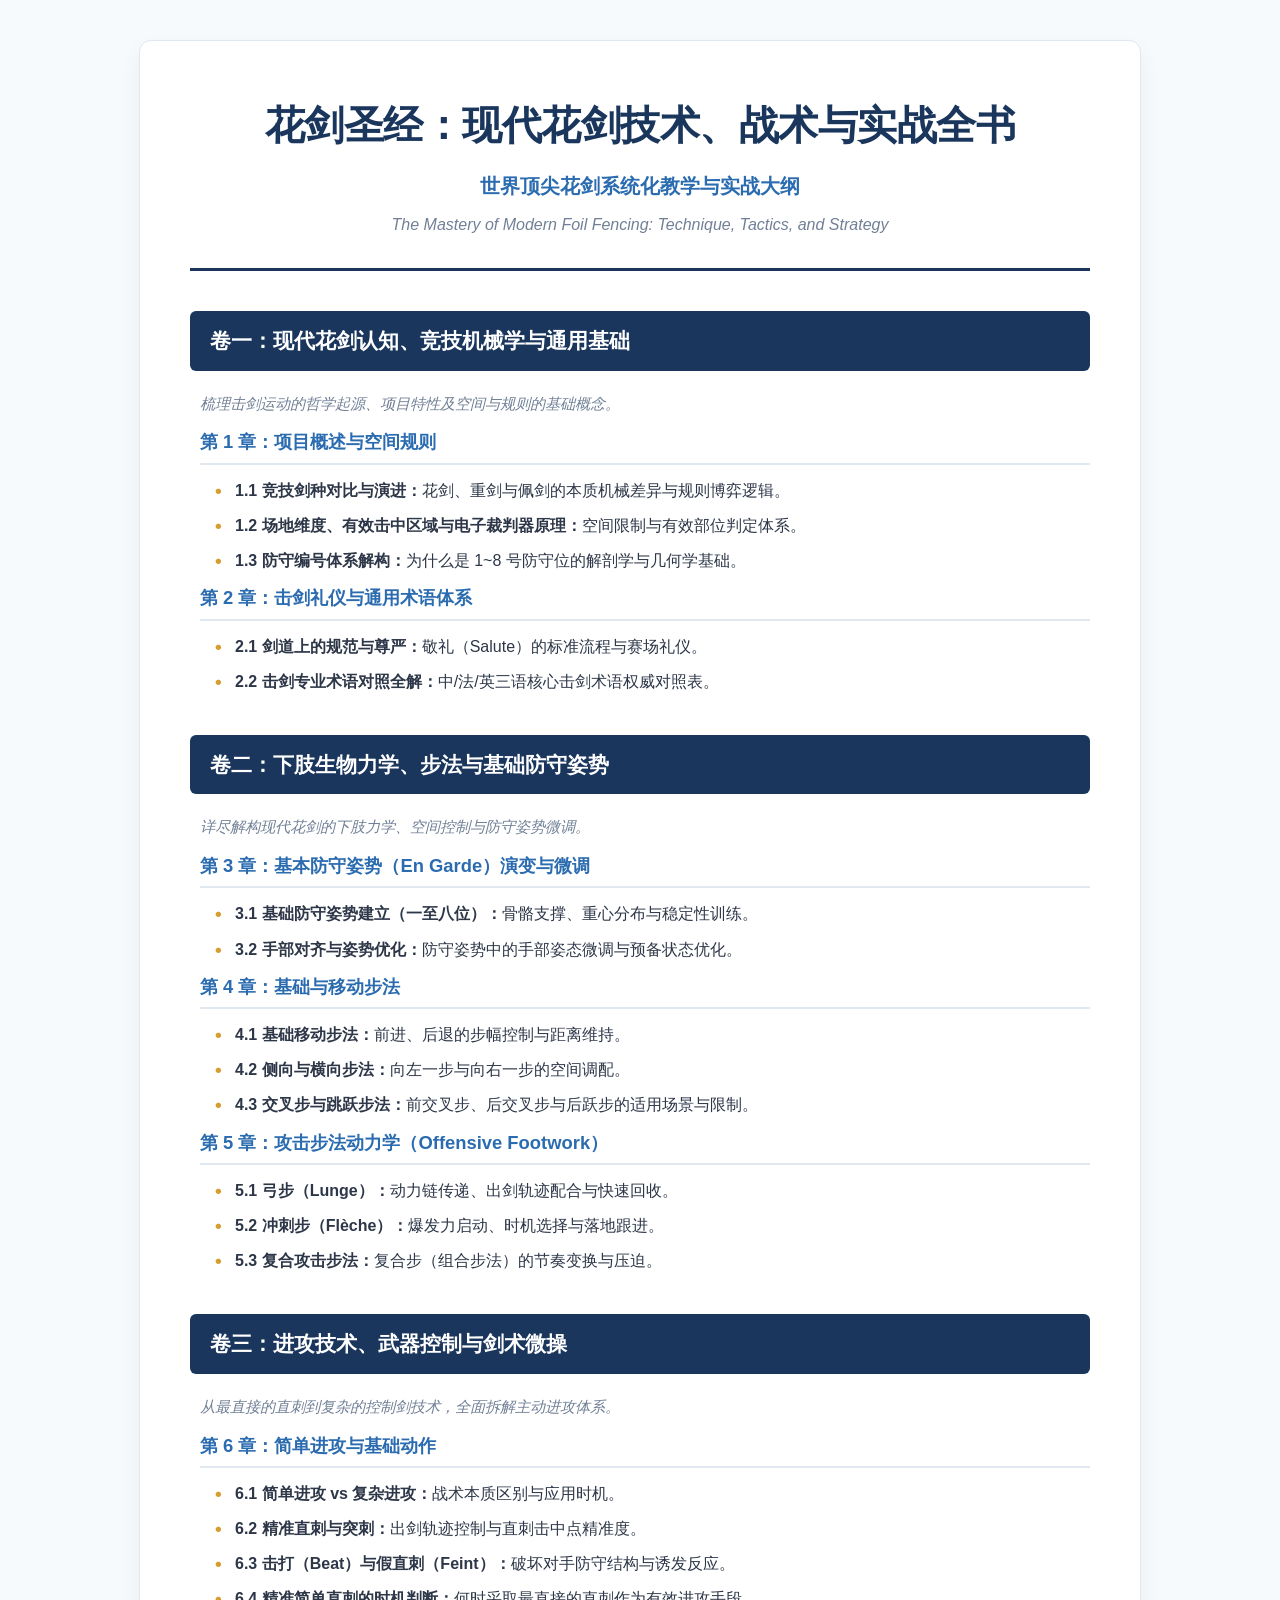
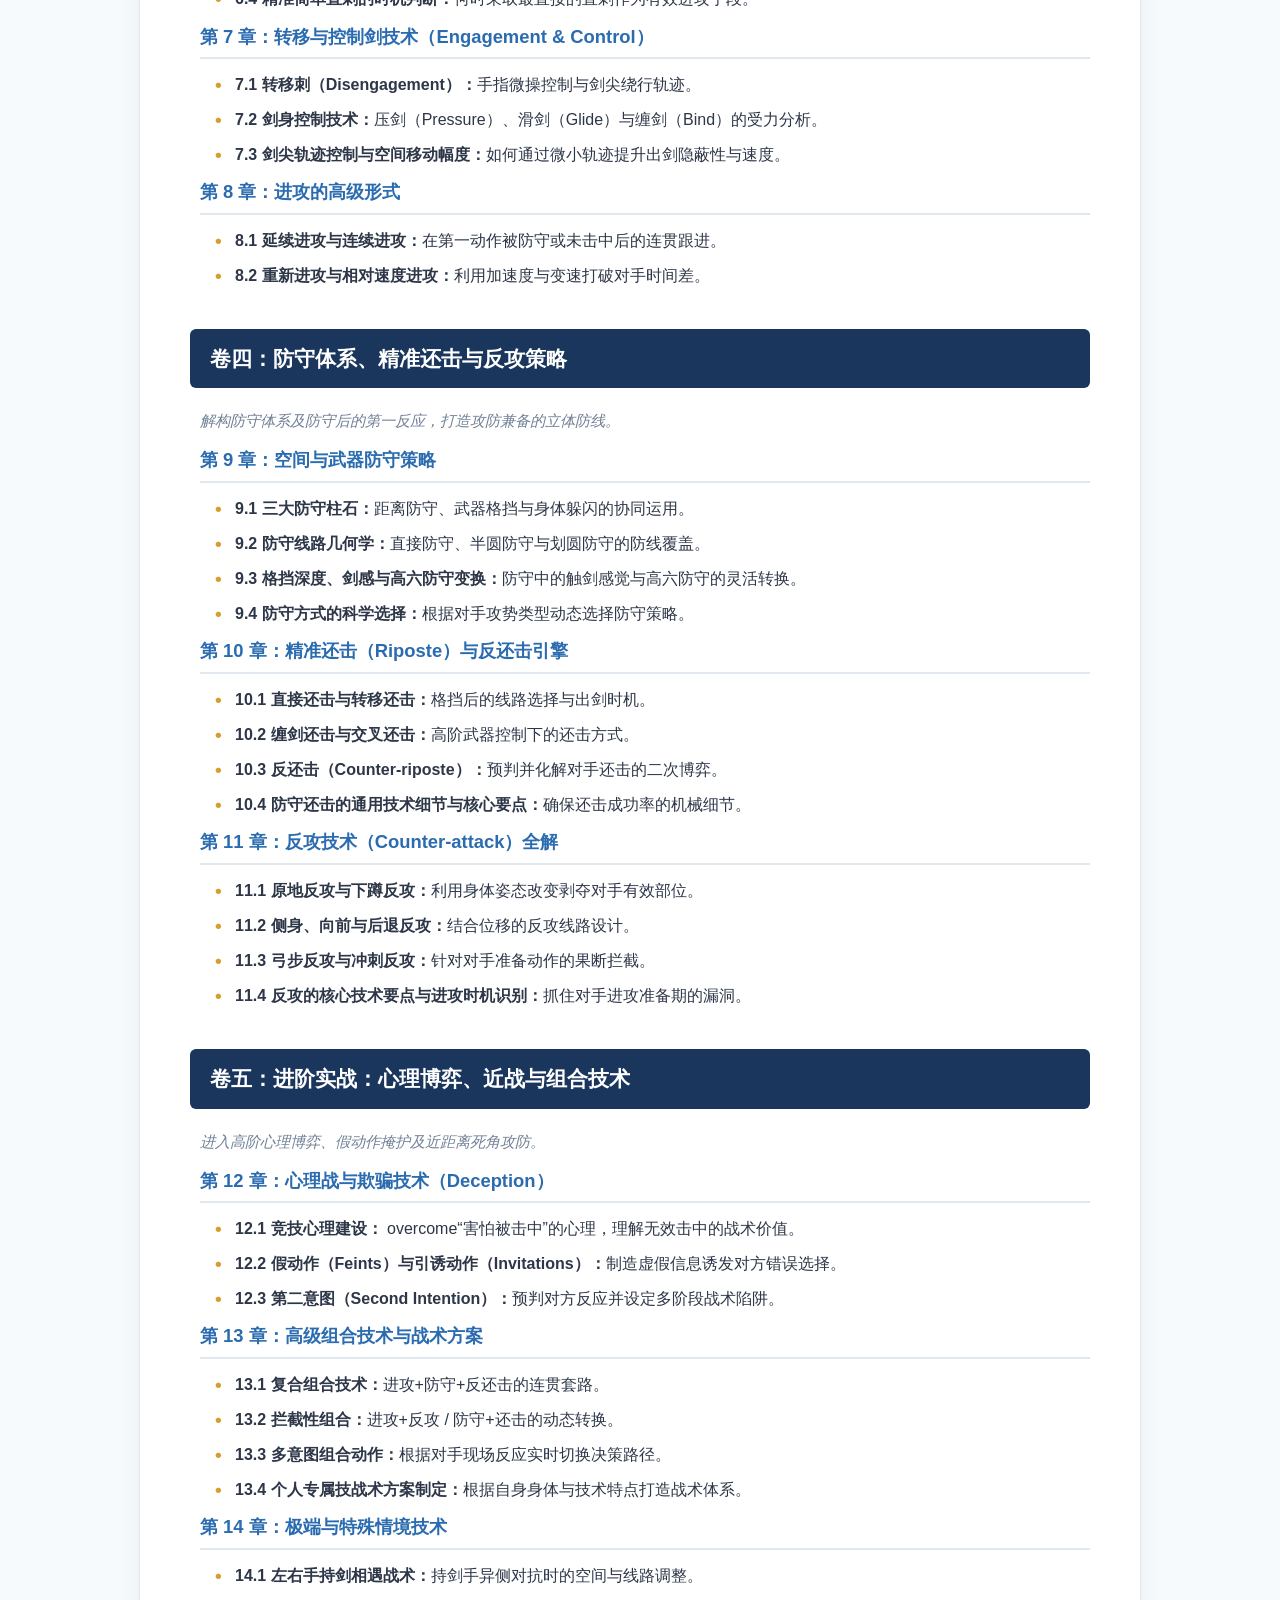
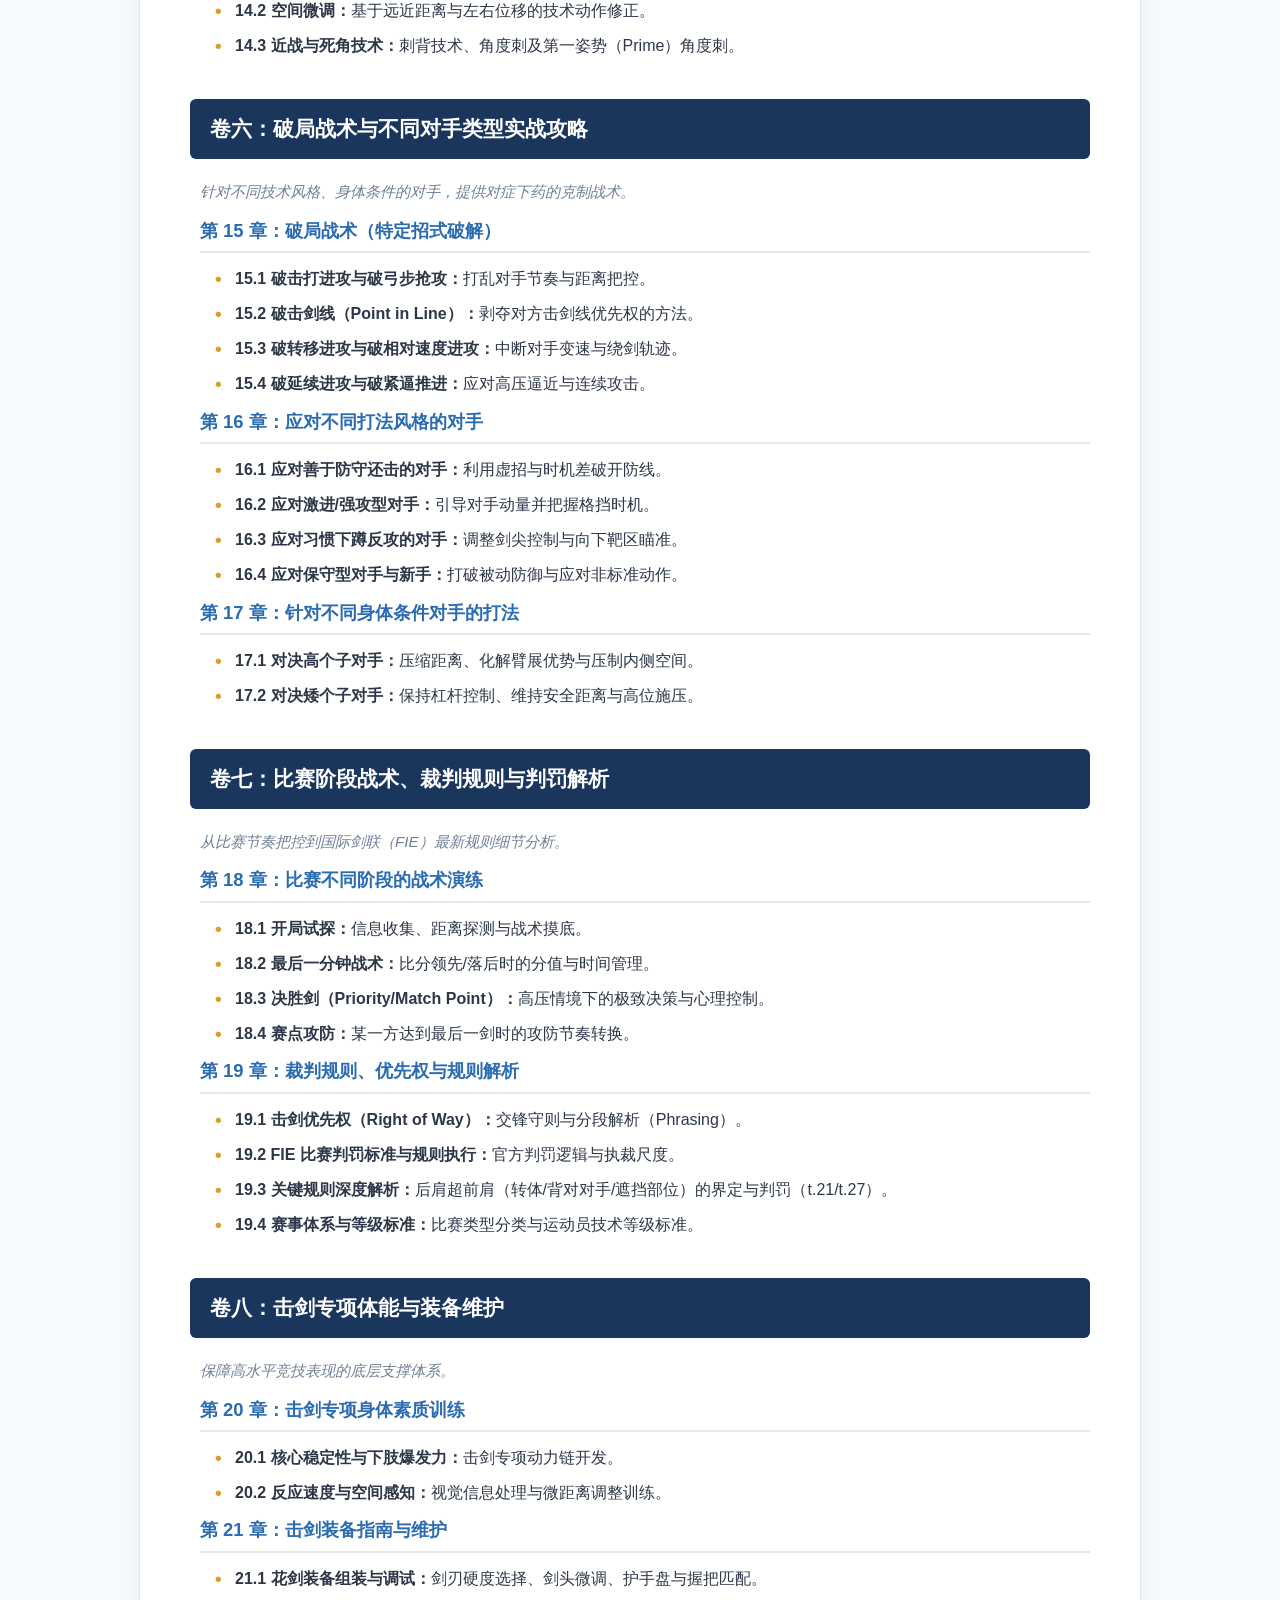
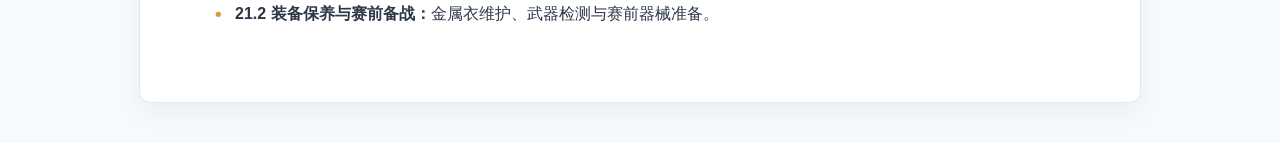
<file: index.CN.html>
<!DOCTYPE html>
<html lang="zh-CN">
<head>
    <meta charset="UTF-8">
    <meta name="viewport" content="width=device-width, initial-scale=1.0">
    <title>花剑圣经：现代花剑技术、战术与实战全书</title>
    <style>
        :root {
            --primary-color: #1a365d;
            --secondary-color: #2b6cb0;
            --accent-color: #d69e2e;
            --bg-color: #f7fafc;
            --card-bg: #ffffff;
            --text-color: #2d3748;
            --text-muted: #718096;
            --border-color: #e2e8f0;
        }

        body {
            font-family: -apple-system, BlinkMacSystemFont, "Segoe UI", Roboto, "Helvetica Neue", Arial, sans-serif;
            line-height: 1.7;
            color: var(--text-color);
            background-color: var(--bg-color);
            margin: 0;
            padding: 40px 20px;
        }

        .container {
            max-width: 900px;
            margin: 0 auto;
            background: var(--card-bg);
            padding: 50px;
            border-radius: 12px;
            box-shadow: 0 10px 25px rgba(0, 0, 0, 0.05);
            border: 1px solid var(--border-color);
        }

        header {
            text-align: center;
            border-bottom: 3px solid var(--primary-color);
            padding-bottom: 30px;
            margin-bottom: 40px;
        }

        h1 {
            color: var(--primary-color);
            font-size: 2.5rem;
            margin: 0 0 10px 0;
            letter-spacing: -0.5px;
        }

        .subtitle {
            font-size: 1.25rem;
            color: var(--secondary-color);
            font-weight: 600;
            margin-bottom: 8px;
        }

        .english-title {
            font-style: italic;
            color: var(--text-muted);
            font-size: 1rem;
        }

        .part-title {
            background-color: var(--primary-color);
            color: #ffffff;
            padding: 12px 20px;
            border-radius: 6px;
            margin-top: 40px;
            margin-bottom: 20px;
            font-size: 1.3rem;
            font-weight: bold;
        }

        .chapter {
            margin-left: 10px;
            margin-bottom: 25px;
        }

        .chapter-title {
            color: var(--secondary-color);
            font-size: 1.15rem;
            font-weight: bold;
            border-bottom: 2px solid var(--border-color);
            padding-bottom: 5px;
            margin-bottom: 12px;
        }

        ul {
            list-style-type: none;
            padding-left: 15px;
            margin: 0;
        }

        li {
            position: relative;
            padding-left: 20px;
            margin-bottom: 8px;
        }

        li::before {
            content: "•";
            color: var(--accent-color);
            font-weight: bold;
            font-size: 1.2rem;
            position: absolute;
            left: 0;
            top: -2px;
        }

        .chapter-desc {
            font-size: 0.95rem;
            color: var(--text-muted);
            font-style: italic;
            margin-bottom: 10px;
        }

        @media (max-width: 600px) {
            .container {
                padding: 20px;
            }
            h1 {
                font-size: 1.8rem;
            }
        }
    </style>
</head>
<body>

<div class="container">
    <header>
        <h1>花剑圣经：现代花剑技术、战术与实战全书</h1>
        <div class="subtitle">世界顶尖花剑系统化教学与实战大纲</div>
        <div class="english-title">The Mastery of Modern Foil Fencing: Technique, Tactics, and Strategy</div>
    </header>

    <!-- Part I -->
    <div class="part-title">卷一：现代花剑认知、竞技机械学与通用基础</div>
    <div class="chapter">
        <div class="chapter-desc">梳理击剑运动的哲学起源、项目特性及空间与规则的基础概念。</div>
        <div class="chapter-title">第 1 章：项目概述与空间规则</div>
        <ul>
            <li><strong>1.1 竞技剑种对比与演进：</strong>花剑、重剑与佩剑的本质机械差异与规则博弈逻辑。</li>
            <li><strong>1.2 场地维度、有效击中区域与电子裁判器原理：</strong>空间限制与有效部位判定体系。</li>
            <li><strong>1.3 防守编号体系解构：</strong>为什么是 1~8 号防守位的解剖学与几何学基础。</li>
        </ul>
        <div class="chapter-title">第 2 章：击剑礼仪与通用术语体系</div>
        <ul>
            <li><strong>2.1 剑道上的规范与尊严：</strong>敬礼（Salute）的标准流程与赛场礼仪。</li>
            <li><strong>2.2 击剑专业术语对照全解：</strong>中/法/英三语核心击剑术语权威对照表。</li>
        </ul>
    </div>

    <!-- Part II -->
    <div class="part-title">卷二：下肢生物力学、步法与基础防守姿势</div>
    <div class="chapter">
        <div class="chapter-desc">详尽解构现代花剑的下肢力学、空间控制与防守姿势微调。</div>
        <div class="chapter-title">第 3 章：基本防守姿势（En Garde）演变与微调</div>
        <ul>
            <li><strong>3.1 基础防守姿势建立（一至八位）：</strong>骨骼支撑、重心分布与稳定性训练。</li>
            <li><strong>3.2 手部对齐与姿势优化：</strong>防守姿势中的手部姿态微调与预备状态优化。</li>
        </ul>
        <div class="chapter-title">第 4 章：基础与移动步法</div>
        <ul>
            <li><strong>4.1 基础移动步法：</strong>前进、后退的步幅控制与距离维持。</li>
            <li><strong>4.2 侧向与横向步法：</strong>向左一步与向右一步的空间调配。</li>
            <li><strong>4.3 交叉步与跳跃步法：</strong>前交叉步、后交叉步与后跃步的适用场景与限制。</li>
        </ul>
        <div class="chapter-title">第 5 章：攻击步法动力学（Offensive Footwork）</div>
        <ul>
            <li><strong>5.1 弓步（Lunge）：</strong>动力链传递、出剑轨迹配合与快速回收。</li>
            <li><strong>5.2 冲刺步（Flèche）：</strong>爆发力启动、时机选择与落地跟进。</li>
            <li><strong>5.3 复合攻击步法：</strong>复合步（组合步法）的节奏变换与压迫。</li>
        </ul>
    </div>

    <!-- Part III -->
    <div class="part-title">卷三：进攻技术、武器控制与剑术微操</div>
    <div class="chapter">
        <div class="chapter-desc">从最直接的直刺到复杂的控制剑技术，全面拆解主动进攻体系。</div>
        <div class="chapter-title">第 6 章：简单进攻与基础动作</div>
        <ul>
            <li><strong>6.1 简单进攻 vs 复杂进攻：</strong>战术本质区别与应用时机。</li>
            <li><strong>6.2 精准直刺与突刺：</strong>出剑轨迹控制与直刺击中点精准度。</li>
            <li><strong>6.3 击打（Beat）与假直刺（Feint）：</strong>破坏对手防守结构与诱发反应。</li>
            <li><strong>6.4 精准简单直刺的时机判断：</strong>何时采取最直接的直刺作为有效进攻手段。</li>
        </ul>
        <div class="chapter-title">第 7 章：转移与控制剑技术（Engagement & Control）</div>
        <ul>
            <li><strong>7.1 转移刺（Disengagement）：</strong>手指微操控制与剑尖绕行轨迹。</li>
            <li><strong>7.2 剑身控制技术：</strong>压剑（Pressure）、滑剑（Glide）与缠剑（Bind）的受力分析。</li>
            <li><strong>7.3 剑尖轨迹控制与空间移动幅度：</strong>如何通过微小轨迹提升出剑隐蔽性与速度。</li>
        </ul>
        <div class="chapter-title">第 8 章：进攻的高级形式</div>
        <ul>
            <li><strong>8.1 延续进攻与连续进攻：</strong>在第一动作被防守或未击中后的连贯跟进。</li>
            <li><strong>8.2 重新进攻与相对速度进攻：</strong>利用加速度与变速打破对手时间差。</li>
        </ul>
    </div>

    <!-- Part IV -->
    <div class="part-title">卷四：防守体系、精准还击与反攻策略</div>
    <div class="chapter">
        <div class="chapter-desc">解构防守体系及防守后的第一反应，打造攻防兼备的立体防线。</div>
        <div class="chapter-title">第 9 章：空间与武器防守策略</div>
        <ul>
            <li><strong>9.1 三大防守柱石：</strong>距离防守、武器格挡与身体躲闪的协同运用。</li>
            <li><strong>9.2 防守线路几何学：</strong>直接防守、半圆防守与划圆防守的防线覆盖。</li>
            <li><strong>9.3 格挡深度、剑感与高六防守变换：</strong>防守中的触剑感觉与高六防守的灵活转换。</li>
            <li><strong>9.4 防守方式的科学选择：</strong>根据对手攻势类型动态选择防守策略。</li>
        </ul>
        <div class="chapter-title">第 10 章：精准还击（Riposte）与反还击引擎</div>
        <ul>
            <li><strong>10.1 直接还击与转移还击：</strong>格挡后的线路选择与出剑时机。</li>
            <li><strong>10.2 缠剑还击与交叉还击：</strong>高阶武器控制下的还击方式。</li>
            <li><strong>10.3 反还击（Counter-riposte）：</strong>预判并化解对手还击的二次博弈。</li>
            <li><strong>10.4 防守还击的通用技术细节与核心要点：</strong>确保还击成功率的机械细节。</li>
        </ul>
        <div class="chapter-title">第 11 章：反攻技术（Counter-attack）全解</div>
        <ul>
            <li><strong>11.1 原地反攻与下蹲反攻：</strong>利用身体姿态改变剥夺对手有效部位。</li>
            <li><strong>11.2 侧身、向前与后退反攻：</strong>结合位移的反攻线路设计。</li>
            <li><strong>11.3 弓步反攻与冲刺反攻：</strong>针对对手准备动作的果断拦截。</li>
            <li><strong>11.4 反攻的核心技术要点与进攻时机识别：</strong>抓住对手进攻准备期的漏洞。</li>
        </ul>
    </div>

    <!-- Part V -->
    <div class="part-title">卷五：进阶实战：心理博弈、近战与组合技术</div>
    <div class="chapter">
        <div class="chapter-desc">进入高阶心理博弈、假动作掩护及近距离死角攻防。</div>
        <div class="chapter-title">第 12 章：心理战与欺骗技术（Deception）</div>
        <ul>
            <li><strong>12.1 竞技心理建设：</strong> overcome“害怕被击中”的心理，理解无效击中的战术价值。</li>
            <li><strong>12.2 假动作（Feints）与引诱动作（Invitations）：</strong>制造虚假信息诱发对方错误选择。</li>
            <li><strong>12.3 第二意图（Second Intention）：</strong>预判对方反应并设定多阶段战术陷阱。</li>
        </ul>
        <div class="chapter-title">第 13 章：高级组合技术与战术方案</div>
        <ul>
            <li><strong>13.1 复合组合技术：</strong>进攻+防守+反还击的连贯套路。</li>
            <li><strong>13.2 拦截性组合：</strong>进攻+反攻 / 防守+还击的动态转换。</li>
            <li><strong>13.3 多意图组合动作：</strong>根据对手现场反应实时切换决策路径。</li>
            <li><strong>13.4 个人专属技战术方案制定：</strong>根据自身身体与技术特点打造战术体系。</li>
        </ul>
        <div class="chapter-title">第 14 章：极端与特殊情境技术</div>
        <ul>
            <li><strong>14.1 左右手持剑相遇战术：</strong>持剑手异侧对抗时的空间与线路调整。</li>
            <li><strong>14.2 空间微调：</strong>基于远近距离与左右位移的技术动作修正。</li>
            <li><strong>14.3 近战与死角技术：</strong>刺背技术、角度刺及第一姿势（Prime）角度刺。</li>
        </ul>
    </div>

    <!-- Part VI -->
    <div class="part-title">卷六：破局战术与不同对手类型实战攻略</div>
    <div class="chapter">
        <div class="chapter-desc">针对不同技术风格、身体条件的对手，提供对症下药的克制战术。</div>
        <div class="chapter-title">第 15 章：破局战术（特定招式破解）</div>
        <ul>
            <li><strong>15.1 破击打进攻与破弓步抢攻：</strong>打乱对手节奏与距离把控。</li>
            <li><strong>15.2 破击剑线（Point in Line）：</strong>剥夺对方击剑线优先权的方法。</li>
            <li><strong>15.3 破转移进攻与破相对速度进攻：</strong>中断对手变速与绕剑轨迹。</li>
            <li><strong>15.4 破延续进攻与破紧逼推进：</strong>应对高压逼近与连续攻击。</li>
        </ul>
        <div class="chapter-title">第 16 章：应对不同打法风格的对手</div>
        <ul>
            <li><strong>16.1 应对善于防守还击的对手：</strong>利用虚招与时机差破开防线。</li>
            <li><strong>16.2 应对激进/强攻型对手：</strong>引导对手动量并把握格挡时机。</li>
            <li><strong>16.3 应对习惯下蹲反攻的对手：</strong>调整剑尖控制与向下靶区瞄准。</li>
            <li><strong>16.4 应对保守型对手与新手：</strong>打破被动防御与应对非标准动作。</li>
        </ul>
        <div class="chapter-title">第 17 章：针对不同身体条件对手的打法</div>
        <ul>
            <li><strong>17.1 对决高个子对手：</strong>压缩距离、化解臂展优势与压制内侧空间。</li>
            <li><strong>17.2 对决矮个子对手：</strong>保持杠杆控制、维持安全距离与高位施压。</li>
        </ul>
    </div>

    <!-- Part VII -->
    <div class="part-title">卷七：比赛阶段战术、裁判规则与判罚解析</div>
    <div class="chapter">
        <div class="chapter-desc">从比赛节奏把控到国际剑联（FIE）最新规则细节分析。</div>
        <div class="chapter-title">第 18 章：比赛不同阶段的战术演练</div>
        <ul>
            <li><strong>18.1 开局试探：</strong>信息收集、距离探测与战术摸底。</li>
            <li><strong>18.2 最后一分钟战术：</strong>比分领先/落后时的分值与时间管理。</li>
            <li><strong>18.3 决胜剑（Priority/Match Point）：</strong>高压情境下的极致决策与心理控制。</li>
            <li><strong>18.4 赛点攻防：</strong>某一方达到最后一剑时的攻防节奏转换。</li>
        </ul>
        <div class="chapter-title">第 19 章：裁判规则、优先权与规则解析</div>
        <ul>
            <li><strong>19.1 击剑优先权（Right of Way）：</strong>交锋守则与分段解析（Phrasing）。</li>
            <li><strong>19.2 FIE 比赛判罚标准与规则执行：</strong>官方判罚逻辑与执裁尺度。</li>
            <li><strong>19.3 关键规则深度解析：</strong>后肩超前肩（转体/背对对手/遮挡部位）的界定与判罚（t.21/t.27）。</li>
            <li><strong>19.4 赛事体系与等级标准：</strong>比赛类型分类与运动员技术等级标准。</li>
        </ul>
    </div>

    <!-- Part VIII -->
    <div class="part-title">卷八：击剑专项体能与装备维护</div>
    <div class="chapter">
        <div class="chapter-desc">保障高水平竞技表现的底层支撑体系。</div>
        <div class="chapter-title">第 20 章：击剑专项身体素质训练</div>
        <ul>
            <li><strong>20.1 核心稳定性与下肢爆发力：</strong>击剑专项动力链开发。</li>
            <li><strong>20.2 反应速度与空间感知：</strong>视觉信息处理与微距离调整训练。</li>
        </ul>
        <div class="chapter-title">第 21 章：击剑装备指南与维护</div>
        <ul>
            <li><strong>21.1 花剑装备组装与调试：</strong>剑刃硬度选择、剑头微调、护手盘与握把匹配。</li>
            <li><strong>21.2 装备保养与赛前备战：</strong>金属衣维护、武器检测与赛前器械准备。</li>
        </ul>
    </div>
</div>

</body>
</html>
</file>
<file: style.css>
:root {
    --primary-color: #1a365d;
    --secondary-color: #2b6cb0;
    --accent-color: #d69e2e;
    --bg-color: #f7fafc;
    --card-bg: #ffffff;
    --text-color: #2d3748;
    --text-muted: #718096;
    --border-color: #e2e8f0;
}

body {
    font-family: -apple-system, BlinkMacSystemFont, "Segoe UI", Roboto, "Helvetica Neue", Arial, sans-serif;
    line-height: 1.7;
    color: var(--text-color);
    background-color: var(--bg-color);
    margin: 0;
    padding: 40px 20px;
}

.container {
    max-width: 900px;
    margin: 0 auto;
    background: var(--card-bg);
    padding: 50px;
    border-radius: 12px;
    box-shadow: 0 10px 25px rgba(0, 0, 0, 0.05);
    border: 1px solid var(--border-color);
}

header {
    text-align: center;
    border-bottom: 3px solid var(--primary-color);
    padding-bottom: 30px;
    margin-bottom: 40px;
}

h1 {
    color: var(--primary-color);
    font-size: 2.3rem;
    margin: 0 0 10px 0;
    letter-spacing: -0.5px;
}

.subtitle {
    font-size: 1.2rem;
    color: var(--secondary-color);
    font-weight: 600;
    margin-bottom: 8px;
}

.part-title {
    background-color: var(--primary-color);
    color: #ffffff;
    padding: 12px 20px;
    border-radius: 6px;
    margin-top: 40px;
    margin-bottom: 20px;
    font-size: 1.25rem;
    font-weight: bold;
}

.chapter {
    margin-left: 10px;
    margin-bottom: 25px;
}

.chapter-title {
    color: var(--secondary-color);
    font-size: 1.1rem;
    font-weight: bold;
    border-bottom: 2px solid var(--border-color);
    padding-bottom: 5px;
    margin-bottom: 12px;
}

ul {
    list-style-type: none;
    padding-left: 15px;
    margin: 0;
}

li {
    position: relative;
    padding-left: 20px;
    margin-bottom: 8px;
}

li::before {
    content: "•";
    color: var(--accent-color);
    font-weight: bold;
    font-size: 1.2rem;
    position: absolute;
    left: 0;
    top: -2px;
}

.chapter-desc {
    font-size: 0.95rem;
    color: var(--text-muted);
    font-style: italic;
    margin-bottom: 10px;
}

@media (max-width: 600px) {
    .container {
        padding: 20px;
    }
    h1 {
        font-size: 1.8rem;
    }
}
</file>
